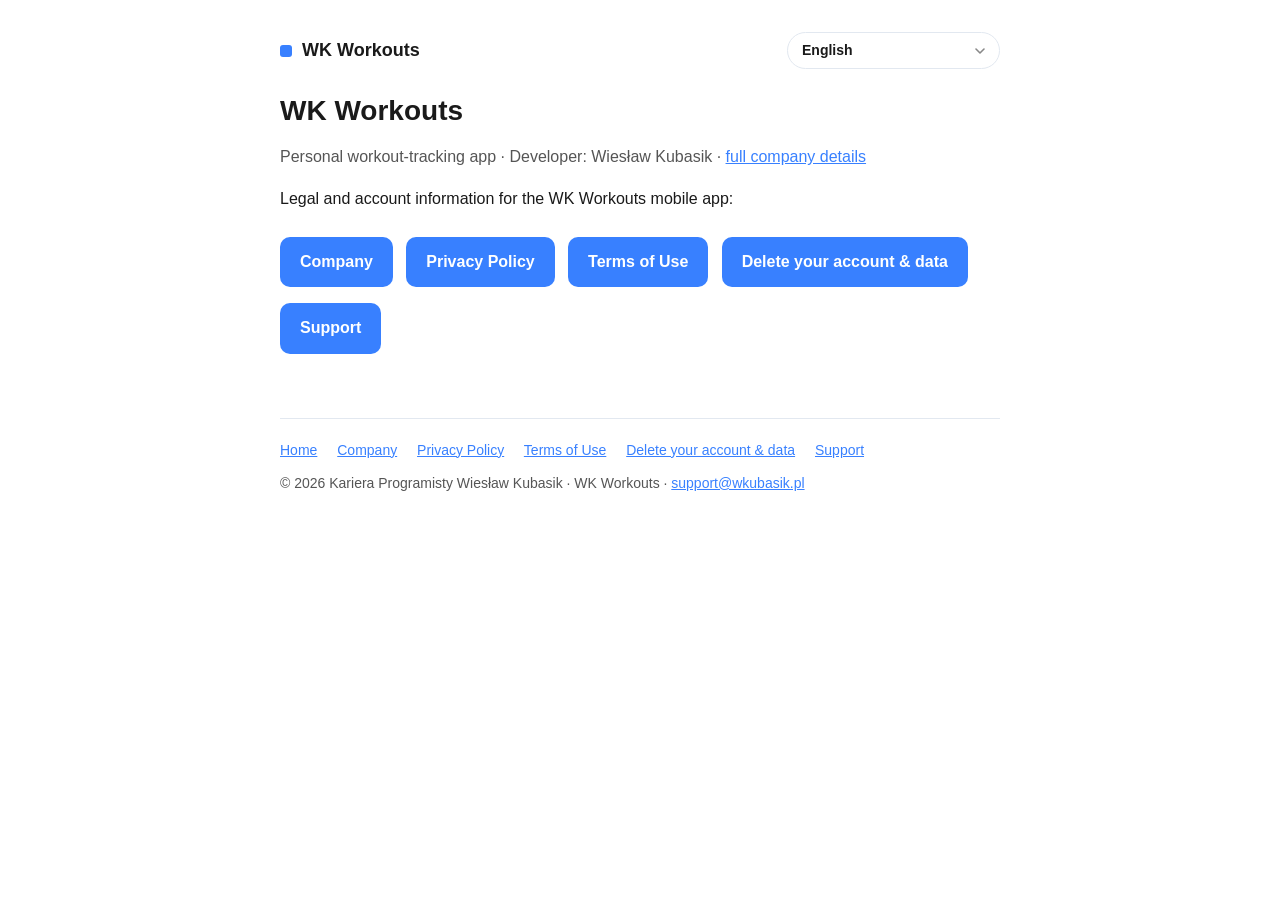
<file: index.html>
<!DOCTYPE html>
<html lang="en">
<head>
  <meta charset="utf-8">
  <meta name="viewport" content="width=device-width, initial-scale=1">
  <title>WK Workouts — Legal</title>
  <link rel="stylesheet" href="styles.css">
  <!-- alternates: the published languages, written by node tools/check-site.mjs --fix -->
  <link rel="alternate" hreflang="en" href="https://wkubasik.pl/?lang=en">
  <link rel="alternate" hreflang="pl" href="https://wkubasik.pl/?lang=pl">
  <link rel="alternate" hreflang="de" href="https://wkubasik.pl/?lang=de">
  <link rel="alternate" hreflang="es-419" href="https://wkubasik.pl/?lang=es-419">
  <link rel="alternate" hreflang="fr" href="https://wkubasik.pl/?lang=fr">
  <link rel="alternate" hreflang="it" href="https://wkubasik.pl/?lang=it">
  <link rel="alternate" hreflang="pt-BR" href="https://wkubasik.pl/?lang=pt-BR">
  <link rel="alternate" hreflang="uk" href="https://wkubasik.pl/?lang=uk">
  <link rel="alternate" hreflang="x-default" href="https://wkubasik.pl/">
  <!-- /alternates -->
</head>
<body>
<div class="wrap">
  <header class="top">
    <a class="brand" href="index.html"><span class="dot"></span>WK Workouts</a>
    <div class="lang-menu" hidden></div>
  </header>
  <!-- ==================== ENGLISH ==================== -->
  <section class="lang" lang="en" data-title="WK Workouts — Legal">
    <h1>WK Workouts</h1>
    <p class="muted">Personal workout-tracking app · Developer: Wiesław Kubasik ·
      <a href="company.html">full company details</a></p>
    <p>Legal and account information for the WK Workouts mobile app:</p>
    <p>
      <a class="btn" href="company.html">Company</a>
      &nbsp;
      <a class="btn" href="privacy-policy.html">Privacy Policy</a>
      &nbsp;
      <a class="btn" href="terms-of-service.html">Terms of Use</a>
      &nbsp;
      <a class="btn" href="delete-account.html">Delete your account &amp; data</a>
      &nbsp;
      <a class="btn" href="support.html">Support</a>
    </p>
  </section>

  <!-- ==================== POLISH ==================== -->
  <section class="lang hidden" lang="pl" data-title="WK Workouts — Informacje prawne">
    <h1>WK Workouts</h1>
    <p class="muted">Aplikacja do śledzenia własnych treningów · Deweloper: Wiesław Kubasik ·
      <a href="company.html">pełne dane firmy</a></p>
    <p>Informacje prawne i dotyczące konta w aplikacji mobilnej WK Workouts:</p>
    <p>
      <a class="btn" href="company.html">Firma</a>
      &nbsp;
      <a class="btn" href="privacy-policy.html">Polityka prywatności</a>
      &nbsp;
      <a class="btn" href="terms-of-service.html">Regulamin</a>
      &nbsp;
      <a class="btn" href="delete-account.html">Usuń swoje konto i dane</a>
      &nbsp;
      <a class="btn" href="support.html">Pomoc</a>
    </p>
  </section>

  <!-- ==================== GERMAN ==================== -->
  <section class="lang hidden" lang="de" data-title="WK Workouts — Rechtliches">
    <h1>WK Workouts</h1>
    <p class="muted">App zum Erfassen deines Trainings · Entwickler: Wiesław Kubasik ·
      <a href="company.html">alle Angaben zum Unternehmen</a></p>
    <p>Rechtliches und Informationen zum Konto für die mobile App WK Workouts:</p>
    <p>
      <a class="btn" href="company.html">Unternehmen</a>
      &nbsp;
      <a class="btn" href="privacy-policy.html">Datenschutzerklärung</a>
      &nbsp;
      <a class="btn" href="terms-of-service.html">Nutzungsbedingungen</a>
      &nbsp;
      <a class="btn" href="delete-account.html">Dein Konto und deine Daten löschen</a>
      &nbsp;
      <a class="btn" href="support.html">Support</a>
    </p>
  </section>

  <!-- ==================== SPANISH (LATIN AMERICA) ==================== -->
  <section class="lang hidden" lang="es-419" data-title="WK Workouts — Información legal">
    <h1>WK Workouts</h1>
    <p class="muted">App personal de registro de entrenamientos · Desarrollador: Wiesław Kubasik ·
      <a href="company.html">datos completos de la empresa</a></p>
    <p>Información legal y sobre la cuenta de la app móvil WK Workouts:</p>
    <p>
      <a class="btn" href="company.html">Empresa</a>
      &nbsp;
      <a class="btn" href="privacy-policy.html">Política de privacidad</a>
      &nbsp;
      <a class="btn" href="terms-of-service.html">Términos de uso</a>
      &nbsp;
      <a class="btn" href="delete-account.html">Eliminar tu cuenta y tus datos</a>
      &nbsp;
      <a class="btn" href="support.html">Soporte</a>
    </p>
  </section>

  <!-- ==================== FRENCH ==================== -->
  <section class="lang hidden" lang="fr" data-title="WK Workouts — Informations juridiques">
    <h1>WK Workouts</h1>
    <p class="muted">Application de suivi d’entraînement personnel · Développeur : Wiesław Kubasik ·
      <a href="company.html">toutes les informations sur l’entreprise</a></p>
    <p>Informations juridiques et informations sur le compte pour l’application mobile WK Workouts :</p>
    <p>
      <a class="btn" href="company.html">Entreprise</a>
      &nbsp;
      <a class="btn" href="privacy-policy.html">Politique de confidentialité</a>
      &nbsp;
      <a class="btn" href="terms-of-service.html">Conditions d’utilisation</a>
      &nbsp;
      <a class="btn" href="delete-account.html">Supprimer ton compte et tes données</a>
      &nbsp;
      <a class="btn" href="support.html">Assistance</a>
    </p>
  </section>

  <!-- ==================== ITALIAN ==================== -->
  <section class="lang hidden" lang="it" data-title="WK Workouts — Informazioni legali">
    <h1>WK Workouts</h1>
    <p class="muted">App personale per tenere traccia degli allenamenti · Sviluppatore: Wiesław Kubasik ·
      <a href="company.html">tutti i dati dell’azienda</a></p>
    <p>Informazioni legali e sull’account per l’app mobile WK Workouts:</p>
    <p>
      <a class="btn" href="company.html">Azienda</a>
      &nbsp;
      <a class="btn" href="privacy-policy.html">Informativa sulla privacy</a>
      &nbsp;
      <a class="btn" href="terms-of-service.html">Termini di utilizzo</a>
      &nbsp;
      <a class="btn" href="delete-account.html">Elimina il tuo account e i tuoi dati</a>
      &nbsp;
      <a class="btn" href="support.html">Assistenza</a>
    </p>
  </section>

  <!-- ==================== PORTUGUESE (BRAZIL) ==================== -->
  <section class="lang hidden" lang="pt-BR" data-title="WK Workouts — Informações legais">
    <h1>WK Workouts</h1>
    <p class="muted">Aplicativo pessoal de acompanhamento de treinos · Desenvolvedor: Wiesław Kubasik ·
      <a href="company.html">dados completos da empresa</a></p>
    <p>Informações legais e sobre a conta do aplicativo para celular WK Workouts:</p>
    <p>
      <a class="btn" href="company.html">Empresa</a>
      &nbsp;
      <a class="btn" href="privacy-policy.html">Política de privacidade</a>
      &nbsp;
      <a class="btn" href="terms-of-service.html">Termos de uso</a>
      &nbsp;
      <a class="btn" href="delete-account.html">Excluir sua conta e seus dados</a>
      &nbsp;
      <a class="btn" href="support.html">Suporte</a>
    </p>
  </section>

  <!-- ==================== UKRAINIAN ==================== -->
  <section class="lang hidden" lang="uk" data-title="WK Workouts — Правова інформація">
    <h1>WK Workouts</h1>
    <p class="muted">Застосунок для відстеження особистих тренувань · Розробник: Wiesław Kubasik ·
      <a href="company.html">повні відомості про компанію</a></p>
    <p>Правова інформація та відомості про обліковий запис для мобільного застосунку WK Workouts:</p>
    <p>
      <a class="btn" href="company.html">Компанія</a>
      &nbsp;
      <a class="btn" href="privacy-policy.html">Політика конфіденційності</a>
      &nbsp;
      <a class="btn" href="terms-of-service.html">Умови використання</a>
      &nbsp;
      <a class="btn" href="delete-account.html">Видалення облікового запису й даних</a>
      &nbsp;
      <a class="btn" href="support.html">Підтримка</a>
    </p>
  </section>

  <footer class="foot">
    <a href="index.html" data-word="home">Home</a>
    <a href="company.html" data-word="company">Company</a>
    <a href="privacy-policy.html" data-word="privacy">Privacy Policy</a>
    <a href="terms-of-service.html" data-word="terms">Terms of Use</a>
    <a href="delete-account.html" data-word="delete">Delete your account &amp; data</a>
    <a href="support.html" data-word="support">Support</a>
    <div style="margin-top:10px">© 2026 Kariera Programisty Wiesław Kubasik · WK Workouts · <a href="mailto:support@wkubasik.pl">support@wkubasik.pl</a></div>
  </footer>
</div>

<script src="lang.js"></script>
</body>
</html>
</file>
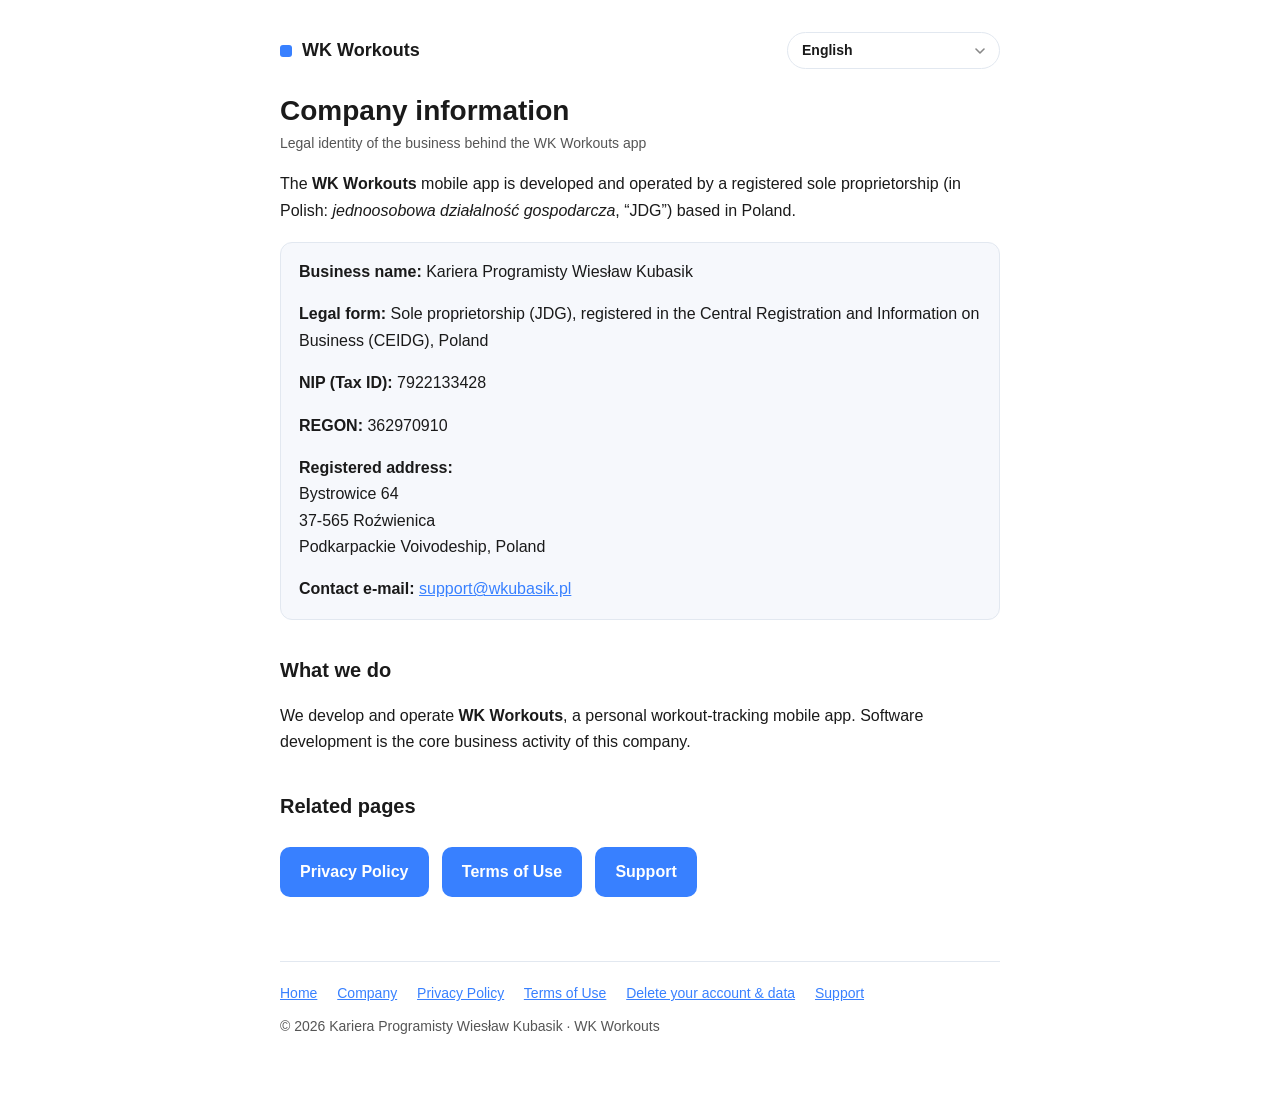
<file: company.html>
<!DOCTYPE html>
<html lang="en">
<head>
  <meta charset="utf-8">
  <meta name="viewport" content="width=device-width, initial-scale=1">
  <title>Company Information — WK Workouts</title>
  <meta name="robots" content="index, follow">
  <link rel="stylesheet" href="styles.css">
  <!-- alternates: the published languages, written by node tools/check-site.mjs --fix -->
  <link rel="alternate" hreflang="en" href="https://wkubasik.pl/company?lang=en">
  <link rel="alternate" hreflang="pl" href="https://wkubasik.pl/company?lang=pl">
  <link rel="alternate" hreflang="de" href="https://wkubasik.pl/company?lang=de">
  <link rel="alternate" hreflang="es-419" href="https://wkubasik.pl/company?lang=es-419">
  <link rel="alternate" hreflang="fr" href="https://wkubasik.pl/company?lang=fr">
  <link rel="alternate" hreflang="it" href="https://wkubasik.pl/company?lang=it">
  <link rel="alternate" hreflang="pt-BR" href="https://wkubasik.pl/company?lang=pt-BR">
  <link rel="alternate" hreflang="uk" href="https://wkubasik.pl/company?lang=uk">
  <link rel="alternate" hreflang="x-default" href="https://wkubasik.pl/company">
  <!-- /alternates -->
</head>
<body>
<div class="wrap">
  <header class="top">
    <a class="brand" href="index.html"><span class="dot"></span>WK Workouts</a>
    <div class="lang-menu" hidden></div>
  </header>

  <!-- ==================== ENGLISH ==================== -->
  <section class="lang" lang="en">
    <h1>Company information</h1>
    <p class="updated">Legal identity of the business behind the WK Workouts app</p>

    <p>The <strong>WK Workouts</strong> mobile app is developed and operated by a registered sole
      proprietorship (in Polish: <em>jednoosobowa działalność gospodarcza</em>, “JDG”) based in
      Poland.</p>

    <div class="card">
      <p style="margin-top:0"><strong>Business name:</strong> Kariera Programisty Wiesław Kubasik</p>
      <p><strong>Legal form:</strong> Sole proprietorship (JDG), registered in the Central
        Registration and Information on Business (CEIDG), Poland</p>
      <p><strong>NIP (Tax ID):</strong> 7922133428</p>
      <p><strong>REGON:</strong> 362970910</p>
      <p><strong>Registered address:</strong><br>
        Bystrowice 64<br>
        37-565 Roźwienica<br>
        Podkarpackie Voivodeship, Poland</p>
      <p style="margin-bottom:0"><strong>Contact e-mail:</strong>
        <a href="mailto:support@wkubasik.pl">support@wkubasik.pl</a></p>
    </div>

    <h2>What we do</h2>
    <p>We develop and operate <strong>WK Workouts</strong>, a personal workout-tracking mobile app.
      Software development is the core business activity of this company.</p>

    <h2>Related pages</h2>
    <p>
      <a class="btn" href="privacy-policy.html">Privacy Policy</a>
      &nbsp;
      <a class="btn" href="terms-of-service.html">Terms of Use</a>
      &nbsp;
      <a class="btn" href="support.html">Support</a>
    </p>
  </section>

  <!-- ==================== POLISH ==================== -->
  <section class="lang hidden" lang="pl">
    <h1>Informacje o firmie</h1>
    <p class="updated">Tożsamość prawna podmiotu stojącego za aplikacją WK Workouts</p>

    <p>Aplikacja mobilna <strong>WK Workouts</strong> jest tworzona i prowadzona przez zarejestrowaną
      jednoosobową działalność gospodarczą (JDG) z siedzibą w Polsce.</p>

    <div class="card">
      <p style="margin-top:0"><strong>Nazwa firmy:</strong> Kariera Programisty Wiesław Kubasik</p>
      <p><strong>Forma prawna:</strong> Jednoosobowa działalność gospodarcza (JDG), wpisana do
        Centralnej Ewidencji i Informacji o Działalności Gospodarczej (CEIDG)</p>
      <p><strong>NIP:</strong> 7922133428</p>
      <p><strong>REGON:</strong> 362970910</p>
      <p><strong>Adres siedziby:</strong><br>
        Bystrowice 64<br>
        37-565 Roźwienica<br>
        woj. podkarpackie, Polska</p>
      <p style="margin-bottom:0"><strong>Adres e-mail kontaktowy:</strong>
        <a href="mailto:support@wkubasik.pl">support@wkubasik.pl</a></p>
    </div>

    <h2>Czym się zajmujemy</h2>
    <p>Tworzymy i prowadzimy aplikację <strong>WK Workouts</strong> — aplikację mobilną do
      śledzenia treningów. Wytwarzanie oprogramowania jest głównym przedmiotem działalności
      tej firmy.</p>

    <h2>Powiązane strony</h2>
    <p>
      <a class="btn" href="privacy-policy.html">Polityka prywatności</a>
      &nbsp;
      <a class="btn" href="terms-of-service.html">Regulamin</a>
      &nbsp;
      <a class="btn" href="support.html">Pomoc</a>
    </p>
  </section>

  <!-- ==================== GERMAN ==================== -->
  <section class="lang hidden" lang="de">
    <h1>Angaben zum Unternehmen</h1>
    <p class="updated">Rechtliche Identität des Unternehmens hinter der App WK Workouts</p>

    <p>Die mobile App <strong>WK Workouts</strong> wird von einem eingetragenen Einzelunternehmen (polnisch:
      <em>jednoosobowa działalność gospodarcza</em>, „JDG“) mit Sitz in Polen entwickelt und betrieben.</p>

    <div class="card">
      <p style="margin-top:0"><strong>Name des Unternehmens:</strong> Kariera Programisty Wiesław Kubasik</p>
      <p><strong>Rechtsform:</strong> Einzelunternehmen (JDG), eingetragen im Zentralen Register und Informationssystem
        für Gewerbetätigkeit (CEIDG), Polen</p>
      <p><strong>NIP (Steuernummer):</strong> 7922133428</p>
      <p><strong>REGON:</strong> 362970910</p>
      <p><strong>Geschäftsanschrift:</strong><br>
        Bystrowice 64<br>
        37-565 Roźwienica<br>
        Woiwodschaft Podkarpackie, Polen</p>
      <p style="margin-bottom:0"><strong>Kontakt-E-Mail:</strong>
        <a href="mailto:support@wkubasik.pl">support@wkubasik.pl</a></p>
    </div>

    <h2>Was wir tun</h2>
    <p>Wir entwickeln und betreiben <strong>WK Workouts</strong>, eine mobile App, mit der du dein eigenes Training
      erfasst. Softwareentwicklung ist die Haupttätigkeit dieses Unternehmens.</p>

    <h2>Weitere Seiten</h2>
    <p>
      <a class="btn" href="privacy-policy.html">Datenschutzerklärung</a>
      &nbsp;
      <a class="btn" href="terms-of-service.html">Nutzungsbedingungen</a>
      &nbsp;
      <a class="btn" href="support.html">Support</a>
    </p>
  </section>

  <!-- ==================== SPANISH (LATIN AMERICA) ==================== -->
  <section class="lang hidden" lang="es-419">
    <h1>Información de la empresa</h1>
    <p class="updated">Identidad jurídica de la empresa responsable de la app WK Workouts</p>

    <p>La app móvil <strong>WK Workouts</strong> la desarrolla y la opera una empresa individual registrada
      (en polaco: <em>jednoosobowa działalność gospodarcza</em>, “JDG”) con sede en
      Polonia.</p>

    <div class="card">
      <p style="margin-top:0"><strong>Nombre comercial:</strong> Kariera Programisty Wiesław Kubasik</p>
      <p><strong>Forma jurídica:</strong> Empresa individual (JDG), inscrita en el Registro Central e
        Información sobre la Actividad Económica (CEIDG) de Polonia</p>
      <p><strong>NIP (número de identificación fiscal):</strong> 7922133428</p>
      <p><strong>REGON:</strong> 362970910</p>
      <p><strong>Domicilio registrado:</strong><br>
        Bystrowice 64<br>
        37-565 Roźwienica<br>
        Voivodato de Subcarpacia, Polonia</p>
      <p style="margin-bottom:0"><strong>Correo electrónico de contacto:</strong>
        <a href="mailto:support@wkubasik.pl">support@wkubasik.pl</a></p>
    </div>

    <h2>A qué nos dedicamos</h2>
    <p>Desarrollamos y operamos <strong>WK Workouts</strong>, una app móvil para el registro personal de
      entrenamientos. El desarrollo de software es la actividad principal de esta empresa.</p>

    <h2>Páginas relacionadas</h2>
    <p>
      <a class="btn" href="privacy-policy.html">Política de privacidad</a>
      &nbsp;
      <a class="btn" href="terms-of-service.html">Términos de uso</a>
      &nbsp;
      <a class="btn" href="support.html">Soporte</a>
    </p>
  </section>

  <!-- ==================== FRENCH ==================== -->
  <section class="lang hidden" lang="fr">
    <h1>Informations sur l’entreprise</h1>
    <p class="updated">Identité juridique de l’entreprise à l’origine de l’application WK Workouts</p>

    <p>L’application mobile <strong>WK Workouts</strong> est développée et exploitée par une entreprise individuelle
      enregistrée (en polonais : <em>jednoosobowa działalność gospodarcza</em>, « JDG ») établie en Pologne.</p>

    <div class="card">
      <p style="margin-top:0"><strong>Dénomination commerciale :</strong> Kariera Programisty Wiesław Kubasik</p>
      <p><strong>Forme juridique :</strong> Entreprise individuelle (JDG), inscrite au Registre central d’enregistrement et
        d’information sur l’activité économique (CEIDG), Pologne</p>
      <p><strong>NIP (numéro d’identification fiscale) :</strong> 7922133428</p>
      <p><strong>REGON :</strong> 362970910</p>
      <p><strong>Adresse du siège :</strong><br>
        Bystrowice 64<br>
        37-565 Roźwienica<br>
        Voïvodie des Basses-Carpates, Pologne</p>
      <p style="margin-bottom:0"><strong>E-mail de contact :</strong>
        <a href="mailto:support@wkubasik.pl">support@wkubasik.pl</a></p>
    </div>

    <h2>Notre activité</h2>
    <p>Nous développons et exploitons <strong>WK Workouts</strong>, une application mobile de suivi d’entraînement
      personnel. Le développement de logiciels est l’activité principale de cette entreprise.</p>

    <h2>Pages associées</h2>
    <p>
      <a class="btn" href="privacy-policy.html">Politique de confidentialité</a>
      &nbsp;
      <a class="btn" href="terms-of-service.html">Conditions d’utilisation</a>
      &nbsp;
      <a class="btn" href="support.html">Assistance</a>
    </p>
  </section>

  <!-- ==================== ITALIAN ==================== -->
  <section class="lang hidden" lang="it">
    <h1>Informazioni sull’azienda</h1>
    <p class="updated">Identità giuridica dell’impresa che gestisce l’app WK Workouts</p>

    <p>L’app mobile <strong>WK Workouts</strong> è sviluppata e gestita da un’impresa individuale registrata (in
      polacco: <em>jednoosobowa działalność gospodarcza</em>, “JDG”) con sede in Polonia.</p>

    <div class="card">
      <p style="margin-top:0"><strong>Denominazione:</strong> Kariera Programisty Wiesław Kubasik</p>
      <p><strong>Forma giuridica:</strong> Impresa individuale (JDG), iscritta al Registro centrale e informazioni
        sull’attività economica (CEIDG), Polonia</p>
      <p><strong>NIP (identificativo fiscale):</strong> 7922133428</p>
      <p><strong>REGON:</strong> 362970910</p>
      <p><strong>Sede:</strong><br>
        Bystrowice 64<br>
        37-565 Roźwienica<br>
        Voivodato della Precarpazia, Polonia</p>
      <p style="margin-bottom:0"><strong>E-mail di contatto:</strong>
        <a href="mailto:support@wkubasik.pl">support@wkubasik.pl</a></p>
    </div>

    <h2>Di cosa ci occupiamo</h2>
    <p>Sviluppiamo e gestiamo <strong>WK Workouts</strong>, un’app mobile personale per tenere traccia degli allenamenti.
      Lo sviluppo di software è l’attività principale di questa impresa.</p>

    <h2>Pagine correlate</h2>
    <p>
      <a class="btn" href="privacy-policy.html">Informativa sulla privacy</a>
      &nbsp;
      <a class="btn" href="terms-of-service.html">Termini di utilizzo</a>
      &nbsp;
      <a class="btn" href="support.html">Assistenza</a>
    </p>
  </section>

  <!-- ==================== PORTUGUESE (BRAZIL) ==================== -->
  <section class="lang hidden" lang="pt-BR">
    <h1>Informações da empresa</h1>
    <p class="updated">Identificação legal da empresa por trás do aplicativo WK Workouts</p>

    <p>O aplicativo para celular <strong>WK Workouts</strong> é desenvolvido e operado por uma empresa individual
      registrada (em polonês: <em>jednoosobowa działalność gospodarcza</em>, “JDG”) com sede na
      Polônia.</p>

    <div class="card">
      <p style="margin-top:0"><strong>Nome empresarial:</strong> Kariera Programisty Wiesław Kubasik</p>
      <p><strong>Forma jurídica:</strong> Empresa individual (JDG), inscrita no Registro Central e Informações sobre
        Atividades Econômicas (CEIDG), Polônia</p>
      <p><strong>NIP (número de identificação fiscal):</strong> 7922133428</p>
      <p><strong>REGON:</strong> 362970910</p>
      <p><strong>Endereço registrado:</strong><br>
        Bystrowice 64<br>
        37-565 Roźwienica<br>
        Voivodia de Podkarpackie, Polônia</p>
      <p style="margin-bottom:0"><strong>E-mail de contato:</strong>
        <a href="mailto:support@wkubasik.pl">support@wkubasik.pl</a></p>
    </div>

    <h2>O que fazemos</h2>
    <p>Desenvolvemos e operamos o <strong>WK Workouts</strong>, um aplicativo para celular de acompanhamento de treinos
      pessoais. O desenvolvimento de software é a atividade principal desta empresa.</p>

    <h2>Páginas relacionadas</h2>
    <p>
      <a class="btn" href="privacy-policy.html">Política de privacidade</a>
      &nbsp;
      <a class="btn" href="terms-of-service.html">Termos de uso</a>
      &nbsp;
      <a class="btn" href="support.html">Suporte</a>
    </p>
  </section>

  <!-- ==================== UKRAINIAN ==================== -->
  <section class="lang hidden" lang="uk">
    <h1>Відомості про компанію</h1>
    <p class="updated">Правові відомості про підприємця, який стоїть за застосунком WK Workouts</p>

    <p>Мобільний застосунок <strong>WK Workouts</strong> розробляє та обслуговує зареєстрований індивідуальний підприємець
      (польською: <em>jednoosobowa działalność gospodarcza</em>, «JDG») із Польщі.</p>

    <div class="card">
      <p style="margin-top:0"><strong>Найменування:</strong> Kariera Programisty Wiesław Kubasik</p>
      <p><strong>Організаційно-правова форма:</strong> індивідуальна підприємницька діяльність (JDG), зареєстрована в
        Центральному обліку та інформації про господарську діяльність (CEIDG), Польща</p>
      <p><strong>NIP (податковий номер):</strong> 7922133428</p>
      <p><strong>REGON:</strong> 362970910</p>
      <p><strong>Зареєстрована адреса:</strong><br>
        Bystrowice 64<br>
        37-565 Roźwienica<br>
        Підкарпатське воєводство, Польща</p>
      <p style="margin-bottom:0"><strong>Контактна електронна пошта:</strong>
        <a href="mailto:support@wkubasik.pl">support@wkubasik.pl</a></p>
    </div>

    <h2>Чим ми займаємося</h2>
    <p>Ми розробляємо та обслуговуємо <strong>WK Workouts</strong> — мобільний застосунок для відстеження особистих
      тренувань. Розроблення програмного забезпечення — основний вид діяльності цього підприємця.</p>

    <h2>Пов’язані сторінки</h2>
    <p>
      <a class="btn" href="privacy-policy.html">Політика конфіденційності</a>
      &nbsp;
      <a class="btn" href="terms-of-service.html">Умови використання</a>
      &nbsp;
      <a class="btn" href="support.html">Підтримка</a>
    </p>
  </section>

  <footer class="foot">
    <a href="index.html" data-word="home">Home</a>
    <a href="company.html" data-word="company">Company</a>
    <a href="privacy-policy.html" data-word="privacy">Privacy Policy</a>
    <a href="terms-of-service.html" data-word="terms">Terms of Use</a>
    <a href="delete-account.html" data-word="delete">Delete your account &amp; data</a>
    <a href="support.html" data-word="support">Support</a>
    <div style="margin-top:10px">© 2026 Kariera Programisty Wiesław Kubasik · WK Workouts</div>
  </footer>
</div>

<script src="lang.js"></script>
</body>
</html>
</file>
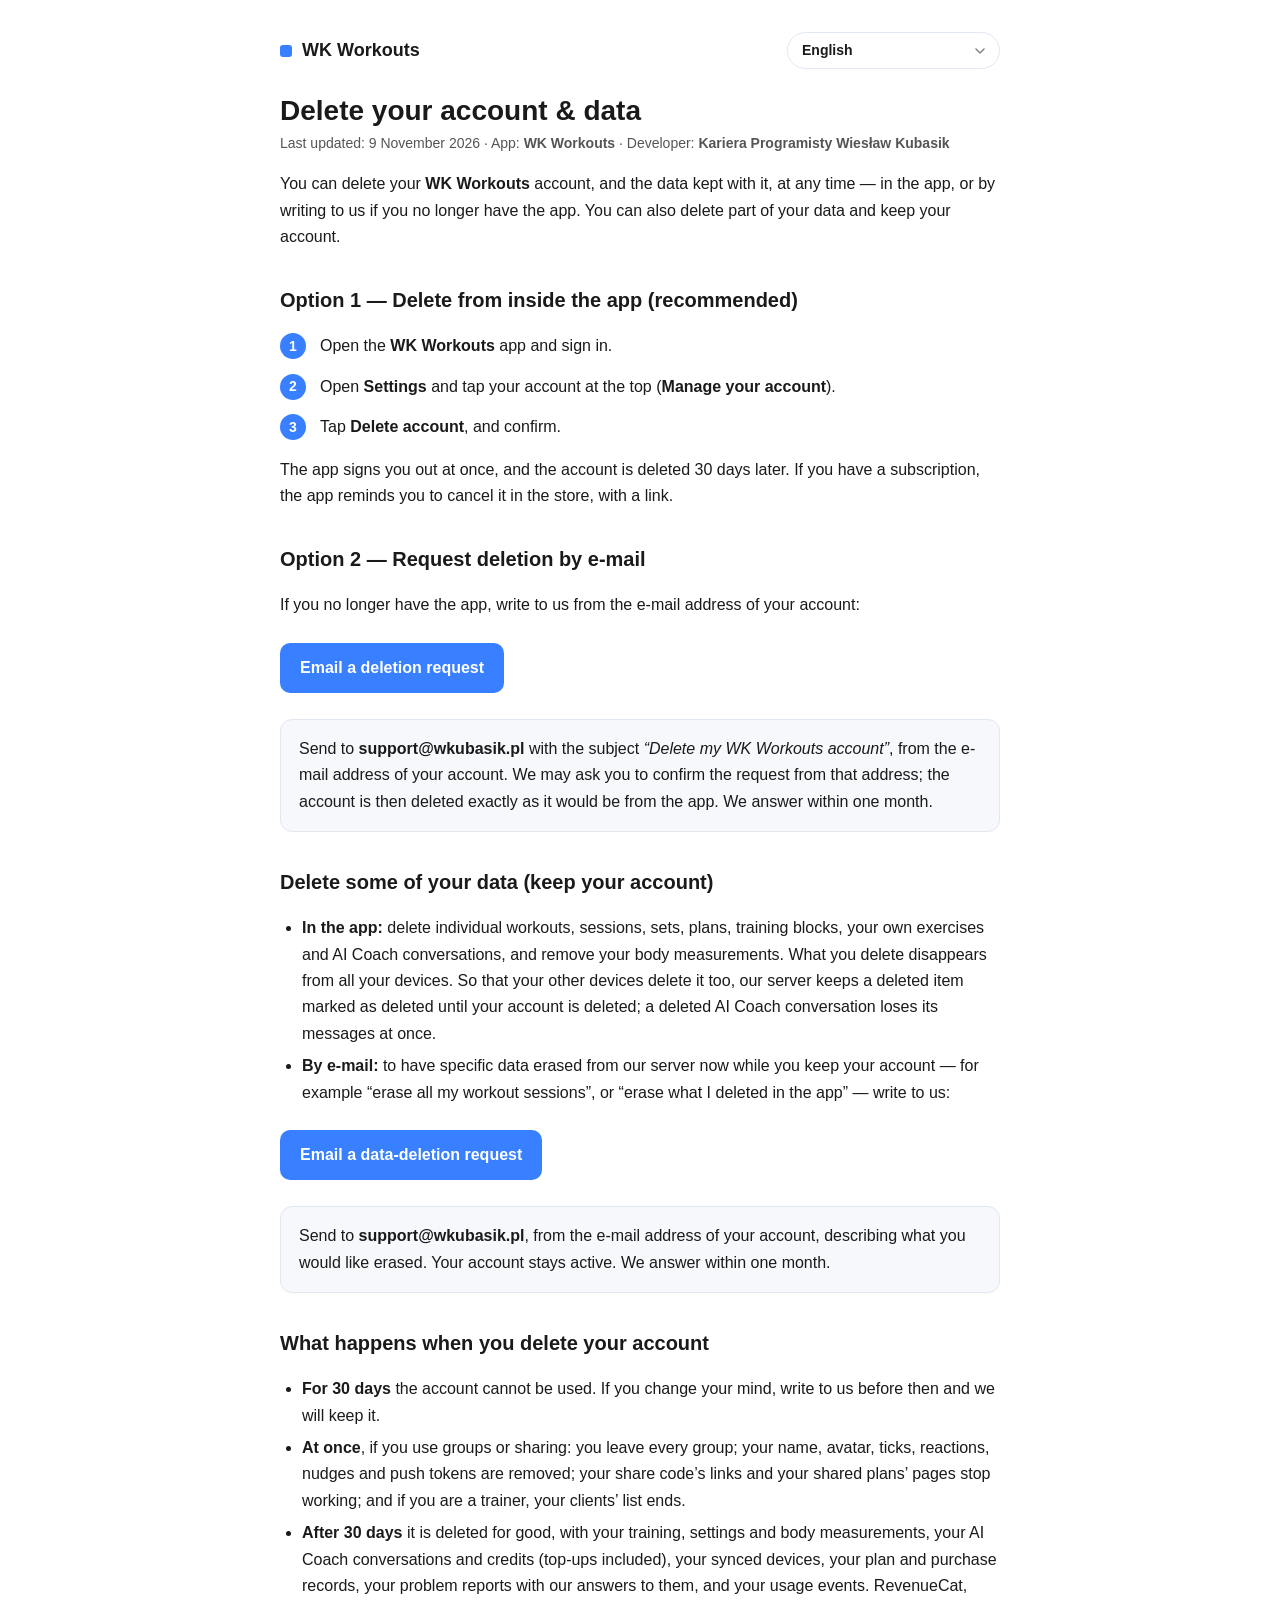
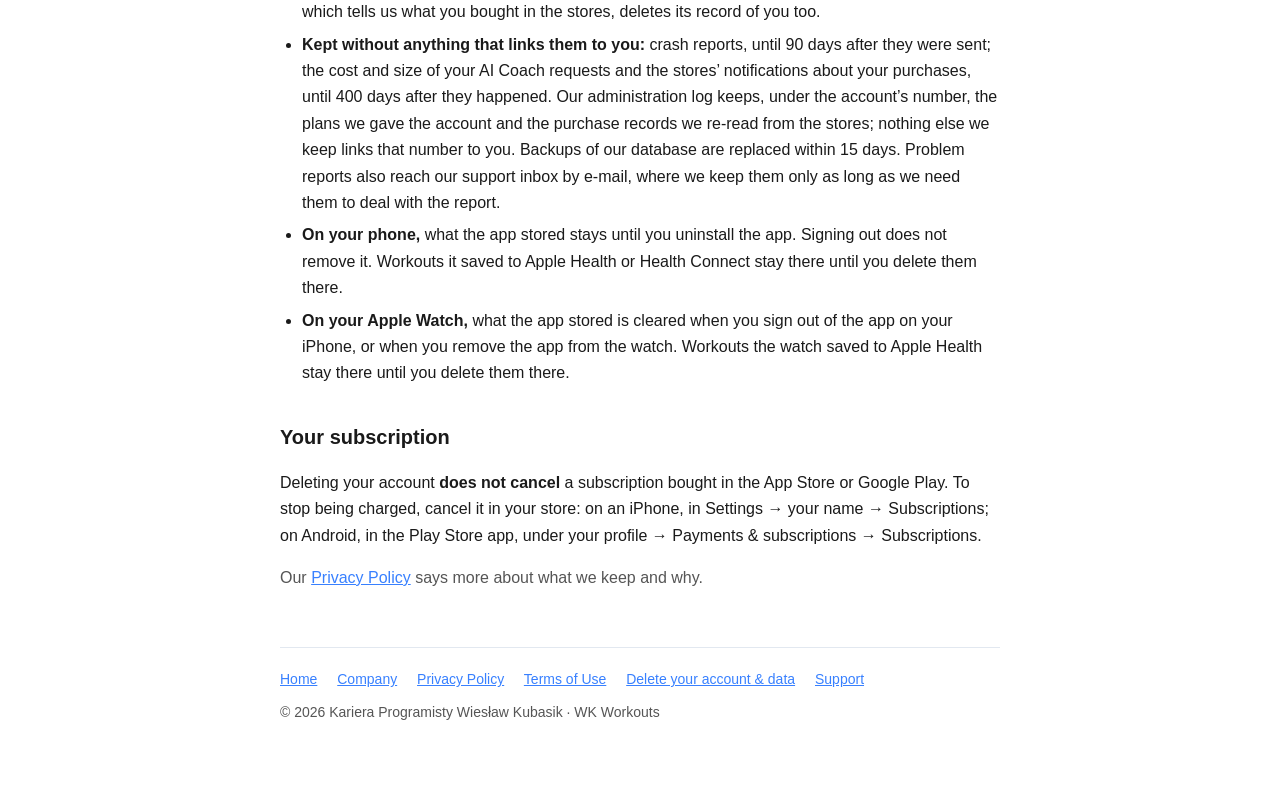
<file: delete-account.html>
<!DOCTYPE html>
<html lang="en">
<head>
  <meta charset="utf-8">
  <meta name="viewport" content="width=device-width, initial-scale=1">
  <title>Delete your account &amp; data — WK Workouts</title>
  <meta name="robots" content="index, follow">
  <link rel="stylesheet" href="styles.css">
  <!-- alternates: the published languages, written by node tools/check-site.mjs --fix -->
  <link rel="alternate" hreflang="en" href="https://wkubasik.pl/delete-account?lang=en">
  <link rel="alternate" hreflang="pl" href="https://wkubasik.pl/delete-account?lang=pl">
  <link rel="alternate" hreflang="de" href="https://wkubasik.pl/delete-account?lang=de">
  <link rel="alternate" hreflang="es-419" href="https://wkubasik.pl/delete-account?lang=es-419">
  <link rel="alternate" hreflang="fr" href="https://wkubasik.pl/delete-account?lang=fr">
  <link rel="alternate" hreflang="it" href="https://wkubasik.pl/delete-account?lang=it">
  <link rel="alternate" hreflang="pt-BR" href="https://wkubasik.pl/delete-account?lang=pt-BR">
  <link rel="alternate" hreflang="uk" href="https://wkubasik.pl/delete-account?lang=uk">
  <link rel="alternate" hreflang="x-default" href="https://wkubasik.pl/delete-account">
  <!-- /alternates -->
</head>
<body>
<div class="wrap">
  <header class="top">
    <a class="brand" href="index.html"><span class="dot"></span>WK Workouts</a>
    <div class="lang-menu" hidden></div>
  </header>

  <!-- ==================== ENGLISH ==================== -->
  <section class="lang" lang="en">
    <h1>Delete your account &amp; data</h1>
    <p class="updated">Last updated: 9 November 2026 · App: <strong>WK Workouts</strong> · Developer: <strong>Kariera
      Programisty Wiesław Kubasik</strong></p>

    <p>You can delete your <strong>WK Workouts</strong> account, and the data kept with it, at any time — in the app, or
      by writing to us if you no longer have the app. You can also delete part of your data and keep your account.</p>

    <h2>Option 1 — Delete from inside the app (recommended)</h2>
    <ol class="steps">
      <li>Open the <strong>WK Workouts</strong> app and sign in.</li>
      <li>Open <strong>Settings</strong> and tap your account at the top (<strong>Manage your account</strong>).</li>
      <li>Tap <strong>Delete account</strong>, and confirm.</li>
    </ol>
    <p>The app signs you out at once, and the account is deleted 30 days later. If you have a subscription, the app
      reminds you to cancel it in the store, with a link.</p>

    <h2>Option 2 — Request deletion by e-mail</h2>
    <p>If you no longer have the app, write to us from the e-mail address of your account:</p>
    <p><a class="btn" href="mailto:support@wkubasik.pl?subject=Delete%20my%20WK%20Workouts%20account">Email a deletion request</a></p>
    <div class="card">
      Send to <strong>support@wkubasik.pl</strong> with the subject <em>“Delete my WK Workouts account”</em>, from the
      e-mail address of your account. We may ask you to confirm the request from that address; the account is then
      deleted exactly as it would be from the app. We answer within one month.
    </div>

    <h2>Delete some of your data (keep your account)</h2>
    <ul>
      <li><strong>In the app:</strong> delete individual workouts, sessions, sets, plans, training blocks, your own
        exercises and AI Coach conversations, and remove your body measurements. What you delete disappears from all
        your devices. So that your other devices delete it too, our server keeps a deleted item marked as deleted until
        your account is deleted; a deleted AI Coach conversation loses its messages at once.</li>
      <li><strong>By e-mail:</strong> to have specific data erased from our server now while you keep your account —
        for example “erase all my workout sessions”, or “erase what I deleted in the app” — write to us:</li>
    </ul>
    <p><a class="btn" href="mailto:support@wkubasik.pl?subject=Delete%20some%20of%20my%20WK%20Workouts%20data">Email a data-deletion request</a></p>
    <div class="card">
      Send to <strong>support@wkubasik.pl</strong>, from the e-mail address of your account, describing what you would
      like erased. Your account stays active. We answer within one month.
    </div>

    <h2>What happens when you delete your account</h2>
    <ul>
      <li><strong>For 30 days</strong> the account cannot be used. If you change your mind, write to us before then and
        we will keep it.</li>
      <li><strong>At once</strong>, if you use groups or sharing: you leave every group; your name, avatar, ticks,
        reactions, nudges and push tokens are removed; your share code’s links and your shared plans’ pages stop
        working; and if you are a trainer, your clients’ list ends.</li>
      <li><strong>After 30 days</strong> it is deleted for good, with your training, settings and body measurements,
        your AI Coach conversations and credits (top-ups included), your synced devices, your plan and purchase records,
        your problem reports with our answers to them, and your usage events. RevenueCat, which tells us what you bought in the stores, deletes its
        record of you too.</li>
      <li><strong>Kept without anything that links them to you:</strong> crash reports, until 90 days after they were
        sent; the cost and size of your AI Coach requests and the stores’ notifications about your purchases, until 400
        days after they happened. Our administration log keeps, under the account’s number, the plans we gave the
        account and the purchase records we re-read from the stores; nothing else we keep links that number to you.
        Backups of our database are replaced within 15 days. Problem reports also reach our support inbox by e-mail,
        where we keep them only as long as we need them to deal with the report.</li>
      <li><strong>On your phone,</strong> what the app stored stays until you uninstall the app. Signing out does not
        remove it. Workouts it saved to Apple Health or Health Connect stay there until you delete them there.</li>
      <li><strong>On your Apple Watch,</strong> what the app stored is cleared when you sign out of the app on your
        iPhone, or when you remove the app from the watch. Workouts the watch saved to Apple Health stay there until you
        delete them there.</li>
    </ul>

    <h2>Your subscription</h2>
    <p>Deleting your account <strong>does not cancel</strong> a subscription bought in the App Store or Google Play. To
      stop being charged, cancel it in your store: on an iPhone, in Settings → your name → Subscriptions; on Android, in
      the Play Store app, under your profile → Payments &amp; subscriptions → Subscriptions.</p>

    <p class="muted">Our <a href="privacy-policy.html">Privacy Policy</a> says more about what we keep and why.</p>
  </section>

  <!-- ==================== POLISH ==================== -->
  <section class="lang hidden" lang="pl">
    <h1>Usuń swoje konto i dane</h1>
    <p class="updated">Ostatnia aktualizacja: 9 listopada 2026 r. · Aplikacja: <strong>WK Workouts</strong> ·
      Deweloper: <strong>Kariera Programisty Wiesław Kubasik</strong></p>

    <p>W każdej chwili możesz usunąć swoje konto <strong>WK Workouts</strong> i przechowywane z nim dane — w aplikacji
      albo, jeśli nie masz już aplikacji, pisząc do nas. Możesz też usunąć część danych i zachować konto.</p>

    <h2>Opcja 1 — Usunięcie w aplikacji (zalecane)</h2>
    <ol class="steps">
      <li>Otwórz aplikację <strong>WK Workouts</strong> i zaloguj się.</li>
      <li>Otwórz <strong>Ustawienia</strong> i dotknij swojego konta u góry (<strong>Zarządzaj swoim
        kontem</strong>).</li>
      <li>Dotknij <strong>Usuń konto</strong> i potwierdź.</li>
    </ol>
    <p>Aplikacja od razu Cię wyloguje, a konto zostanie usunięte 30 dni później. Jeśli masz subskrypcję, aplikacja
      przypomni Ci o jej anulowaniu w sklepie i poda odnośnik.</p>

    <h2>Opcja 2 — Prośba o usunięcie e-mailem</h2>
    <p>Jeśli nie masz już aplikacji, napisz do nas z adresu e-mail swojego konta:</p>
    <p><a class="btn" href="mailto:support@wkubasik.pl?subject=Usu%C5%84%20moje%20konto%20WK%20Workouts">Wyślij prośbę o usunięcie</a></p>
    <div class="card">
      Wyślij na adres <strong>support@wkubasik.pl</strong> z tematem <em>„Usuń moje konto WK Workouts”</em>, z adresu
      e-mail swojego konta. Możemy poprosić Cię o potwierdzenie prośby z tego adresu; konto zostanie wtedy usunięte
      dokładnie tak, jak z aplikacji. Odpowiadamy w ciągu miesiąca.
    </div>

    <h2>Usuń część danych (zachowaj konto)</h2>
    <ul>
      <li><strong>W aplikacji:</strong> usuwaj pojedyncze treningi, sesje, serie, plany, bloki treningowe, własne
        ćwiczenia i rozmowy z Trenerem AI oraz usuń swoje pomiary ciała. To, co usuniesz, znika ze wszystkich Twoich
        urządzeń. Aby Twoje pozostałe urządzenia też to usunęły, nasz serwer przechowuje usunięty element z oznaczeniem
        „usunięte” do czasu usunięcia konta; usunięta rozmowa z Trenerem AI od razu traci swoje wiadomości.</li>
      <li><strong>E-mailem:</strong> jeśli chcesz, abyśmy już teraz skasowali z naszego serwera konkretne dane, a konto
        pozostało — np. „skasujcie wszystkie moje sesje treningowe” albo „skasujcie to, co usunąłem w aplikacji” —
        napisz do nas:</li>
    </ul>
    <p><a class="btn" href="mailto:support@wkubasik.pl?subject=Usu%C5%84%20cz%C4%99%C5%9B%C4%87%20moich%20danych%20WK%20Workouts">Wyślij prośbę o usunięcie danych</a></p>
    <div class="card">
      Wyślij na adres <strong>support@wkubasik.pl</strong>, z adresu e-mail swojego konta, opisując, co chcesz
      skasować. Twoje konto pozostaje aktywne. Odpowiadamy w ciągu miesiąca.
    </div>

    <h2>Co dzieje się po usunięciu konta</h2>
    <ul>
      <li><strong>Przez 30 dni</strong> z konta nie można korzystać. Jeśli zmienisz zdanie, napisz do nas przed upływem
        tego czasu, a zachowamy konto.</li>
      <li><strong>Od razu</strong>, jeśli korzystasz z grup lub udostępniania: opuszczasz wszystkie grupy; usuwane są Twoja
        nazwa, awatar, odhaczenia, reakcje, szturchnięcia i tokeny push; linki Twojego kodu udostępniania i strony
        udostępnionych planów przestają działać, a jeśli jesteś trenerem personalnym, kończy się lista Twoich
        podopiecznych.</li>
      <li><strong>Po 30 dniach</strong> konto zostaje trwale usunięte wraz z Twoimi treningami, ustawieniami i pomiarami
        ciała, rozmowami z Trenerem AI i kredytami (także z doładowań), synchronizowanymi urządzeniami, informacjami o
        planie i zakupach, zgłoszeniami problemów wraz z naszymi odpowiedziami i zdarzeniami użycia. RevenueCat, który informuje nas o Twoich
        zakupach w sklepach, także usuwa swój rekord dotyczący Ciebie.</li>
      <li><strong>Bez niczego, co łączyłoby je z Tobą, zachowujemy:</strong> raporty awarii — do 90 dni od ich wysłania;
        koszt i rozmiar Twoich zapytań do Trenera AI oraz powiadomienia sklepów o Twoich zakupach — do 400 dni od ich
        wystąpienia. Nasz dziennik administracyjny przechowuje pod numerem konta przyznane mu plany oraz ponownie
        odczytane ze sklepów informacje o zakupach; nic innego, co przechowujemy, nie łączy tego numeru z Tobą. Kopie
        zapasowe naszej bazy danych są zastępowane w ciągu 15 dni. Zgłoszenia problemów trafiają też e-mailem do naszej
        skrzynki pomocy technicznej, gdzie przechowujemy je tylko tak długo, jak są potrzebne do rozpatrzenia
        zgłoszenia.</li>
      <li><strong>Na Twoim telefonie</strong> to, co zapisała aplikacja, pozostaje do jej odinstalowania. Wylogowanie
        tego nie usuwa. Treningi zapisane przez nią w aplikacji Zdrowie lub w Health Connect pozostają tam, dopóki ich
        tam nie usuniesz.</li>
      <li><strong>Na Twoim Apple Watch</strong> to, co zapisała aplikacja, jest usuwane, gdy wylogujesz się z aplikacji
        na iPhonie albo usuniesz aplikację z zegarka. Treningi zapisane przez zegarek w aplikacji Zdrowie pozostają tam,
        dopóki ich tam nie usuniesz.</li>
    </ul>

    <h2>Twoja subskrypcja</h2>
    <p>Usunięcie konta <strong>nie anuluje</strong> subskrypcji kupionej w App Store ani w Google Play. Aby uniknąć
      dalszych opłat, anuluj ją w swoim sklepie: na iPhonie w Ustawienia → Twoje imię i nazwisko → Subskrypcje, a na
      Androidzie w aplikacji Sklep Play, w profilu → Płatności i subskrypcje → Subskrypcje.</p>

    <p class="muted">Więcej o tym, co przechowujemy i dlaczego, mówi nasza
      <a href="privacy-policy.html">Polityka prywatności</a>.</p>
  </section>

  <!-- ==================== GERMAN ==================== -->
  <section class="lang hidden" lang="de">
    <h1>Dein Konto und deine Daten löschen</h1>
    <p class="updated">Zuletzt aktualisiert: 9. November 2026 · App: <strong>WK Workouts</strong> · Entwickler:
      <strong>Kariera Programisty Wiesław Kubasik</strong></p>

    <p>Du kannst dein Konto bei <strong>WK Workouts</strong> und die damit gespeicherten Daten jederzeit löschen — in der App
      oder, wenn du die App nicht mehr hast, indem du uns schreibst. Du kannst auch einen Teil deiner Daten löschen und
      dein Konto behalten.</p>

    <h2>Option 1 — In der App löschen (empfohlen)</h2>
    <ol class="steps">
      <li>Öffne die App <strong>WK Workouts</strong> und melde dich an.</li>
      <li>Öffne die <strong>Einstellungen</strong> und tippe oben auf dein Konto (<strong>Konto verwalten</strong>).</li>
      <li>Tippe auf <strong>Konto löschen</strong> und bestätige.</li>
    </ol>
    <p>Die App meldet dich sofort ab, und das Konto wird 30 Tage später gelöscht. Wenn du ein Abo hast, erinnert dich die
      App daran, es im Store zu kündigen, und zeigt dir einen Link dorthin.</p>

    <h2>Option 2 — Löschung per E-Mail beantragen</h2>
    <p>Wenn du die App nicht mehr hast, schreib uns von der E-Mail-Adresse deines Kontos:</p>
    <p><a class="btn" href="mailto:support@wkubasik.pl?subject=Mein%20Konto%20bei%20WK%20Workouts%20l%C3%B6schen">Löschantrag per E-Mail senden</a></p>
    <div class="card">
      Schreib an <strong>support@wkubasik.pl</strong> mit dem Betreff <em>„Mein Konto bei WK Workouts löschen“</em>, von der
      E-Mail-Adresse deines Kontos. Wir bitten dich gegebenenfalls, den Antrag von dieser Adresse aus zu bestätigen; das
      Konto wird dann genau so gelöscht, als hättest du es in der App gelöscht. Wir antworten innerhalb eines Monats.
    </div>

    <h2>Einen Teil deiner Daten löschen (Konto behalten)</h2>
    <ul>
      <li><strong>In der App:</strong> Lösche einzelne Workouts, Einheiten, Sätze, Pläne, Trainingsblöcke, deine eigenen
        Übungen und Unterhaltungen mit dem KI-Coach und entferne deine Körperdaten. Was du löschst, verschwindet von all
        deinen Geräten. Damit es auch auf deinen anderen Geräten gelöscht wird, behält unser Server ein gelöschtes
        Element als gelöscht markiert, bis dein Konto gelöscht wird; eine gelöschte Unterhaltung mit dem KI-Coach
        verliert ihre Nachrichten sofort.</li>
      <li><strong>Per E-Mail:</strong> Wenn bestimmte Daten schon jetzt von unserem Server gelöscht werden sollen,
        während du dein Konto behältst — zum Beispiel „alle meine Trainingseinheiten löschen“ oder „löschen, was ich in
        der App gelöscht habe“ —, schreib uns:</li>
    </ul>
    <p><a class="btn" href="mailto:support@wkubasik.pl?subject=Teile%20meiner%20Daten%20bei%20WK%20Workouts%20l%C3%B6schen">Antrag auf Datenlöschung per E-Mail senden</a></p>
    <div class="card">
      Schreib an <strong>support@wkubasik.pl</strong>, von der E-Mail-Adresse deines Kontos, und beschreibe, was
      gelöscht werden soll. Dein Konto bleibt aktiv. Wir antworten innerhalb eines Monats.
    </div>

    <h2>Was passiert, wenn du dein Konto löschst</h2>
    <ul>
      <li><strong>30 Tage lang</strong> kann das Konto nicht genutzt werden. Wenn du es dir anders überlegst, schreib uns
        vor Ablauf dieser Frist, und wir behalten es.</li>
      <li><strong>Sofort</strong>, wenn du Gruppen oder das Teilen nutzt: Du verlässt jede Gruppe; dein Name, dein Avatar,
        deine Haken, Reaktionen, Stupser und Push-Tokens werden entfernt; die Links deines Teilen-Codes und die Seiten
        deiner geteilten Pläne funktionieren nicht mehr; und wenn du andere trainierst, endet deine Kundenliste.</li>
      <li><strong>Nach 30 Tagen</strong> wird es endgültig gelöscht, mit deinem Training, deinen Einstellungen und
        Körperdaten, deinen Unterhaltungen mit dem KI-Coach und deinen Credits (einschließlich der Aufladungen), deinen
        synchronisierten Geräten, deinen Tarif- und Kaufdaten, deinen Problemmeldungen mit unseren Antworten darauf und
        deinen Nutzungsereignissen. RevenueCat, das uns mitteilt, was du in den Stores gekauft hast, löscht seinen
        Datensatz über dich ebenfalls.</li>
      <li><strong>Ohne Angaben, die sie mit dir verknüpfen, bleiben erhalten:</strong> Absturzberichte bis
        90 Tage nach ihrem Versand; Kosten und Umfang deiner Anfragen an den KI-Coach und die Benachrichtigungen der
        Stores über deine Käufe bis 400 Tage nach ihrem Entstehen. Unser Administrationsprotokoll speichert unter der
        Nummer des Kontos die Tarife, die wir dem Konto gegeben haben, und die Kaufdaten, die wir erneut bei den Stores
        abgerufen haben; nichts anderes, was wir speichern, verknüpft diese Nummer mit dir. Backups unserer Datenbank
        werden innerhalb von 15 Tagen ersetzt. Problemmeldungen gehen außerdem per E-Mail an unser Support-Postfach, wo
        wir sie nur so lange aufbewahren, wie wir sie zur Bearbeitung der Meldung brauchen.</li>
      <li><strong>Auf deinem Smartphone</strong> bleibt, was die App gespeichert hat, bis du die App deinstallierst. Das
        Abmelden entfernt es nicht. Workouts, die sie in Apple Health oder Health Connect gespeichert hat, bleiben dort,
        bis du sie dort löschst.</li>
      <li><strong>Auf deiner Apple Watch</strong> wird, was die App gespeichert hat, gelöscht, wenn du dich in der App
        auf deinem iPhone abmeldest oder die App von der Watch entfernst. Workouts, die die Watch in Apple Health
        gespeichert hat, bleiben dort, bis du sie dort löschst.</li>
    </ul>

    <h2>Dein Abo</h2>
    <p>Das Löschen deines Kontos <strong>kündigt kein Abo</strong>, das du im App Store oder bei Google Play
      abgeschlossen hast. Damit dir nichts mehr berechnet wird, kündige es in deinem Store: auf einem iPhone unter
      Einstellungen → dein Name → Abonnements; unter Android in der Play-Store-App über dein Profil →
      Zahlungen und Abos → Abos.</p>

    <p class="muted">In unserer <a href="privacy-policy.html">Datenschutzerklärung</a> erfährst du mehr darüber, was wir
      speichern und warum.</p>
  </section>

  <!-- ==================== SPANISH (LATIN AMERICA) ==================== -->
  <section class="lang hidden" lang="es-419">
    <h1>Eliminar tu cuenta y tus datos</h1>
    <p class="updated">Última actualización: 9 de noviembre de 2026 · App: <strong>WK Workouts</strong> · Desarrollador:
      <strong>Kariera Programisty Wiesław Kubasik</strong></p>

    <p>Puedes eliminar tu cuenta de <strong>WK Workouts</strong>, y los datos que se guardan con ella, en cualquier momento
      — en la app o, si ya no tienes la app, escribiéndonos. También puedes eliminar parte de tus datos y conservar tu
      cuenta.</p>

    <h2>Opción 1 — Eliminar la cuenta desde la app (recomendada)</h2>
    <ol class="steps">
      <li>Abre la app <strong>WK Workouts</strong> e inicia sesión.</li>
      <li>Abre <strong>Configuración</strong> y toca tu cuenta en la parte superior (<strong>Administrar tu cuenta</strong>).</li>
      <li>Toca <strong>Eliminar cuenta</strong> y confirma.</li>
    </ol>
    <p>La app cierra tu sesión de inmediato, y la cuenta se elimina 30 días después. Si tienes una suscripción, la app
      te recuerda que la canceles en la tienda y te da un enlace para hacerlo.</p>

    <h2>Opción 2 — Solicitar la eliminación por correo electrónico</h2>
    <p>Si ya no tienes la app, escríbenos desde la dirección de correo electrónico de tu cuenta:</p>
    <p><a class="btn" href="mailto:support@wkubasik.pl?subject=Eliminar%20mi%20cuenta%20de%20WK%20Workouts">Enviar una solicitud de eliminación</a></p>
    <div class="card">
      Escribe a <strong>support@wkubasik.pl</strong> con el asunto <em>“Eliminar mi cuenta de WK Workouts”</em>, desde la
      dirección de correo electrónico de tu cuenta. Es posible que te pidamos que confirmes la solicitud desde esa
      dirección; después, la cuenta se elimina exactamente igual que desde la app. Respondemos en el plazo de un mes.
    </div>

    <h2>Eliminar parte de tus datos (y conservar tu cuenta)</h2>
    <ul>
      <li><strong>En la app:</strong> elimina uno por uno entrenamientos, sesiones, series, planes, bloques de
        entrenamiento, tus ejercicios personalizados y conversaciones con el Entrenador IA, y borra tus datos corporales.
        Lo que eliminas desaparece de todos tus dispositivos. Para que tus otros dispositivos también lo eliminen, nuestro
        servidor conserva cada elemento eliminado marcado como eliminado hasta que se elimine tu cuenta; una conversación
        con el Entrenador IA que eliminas pierde sus mensajes de inmediato.</li>
      <li><strong>Por correo electrónico:</strong> para que borremos ya de nuestro servidor datos concretos y conserves tu
        cuenta — por ejemplo, “borren todas mis sesiones de entrenamiento” o “borren lo que eliminé en la app” —,
        escríbenos:</li>
    </ul>
    <p><a class="btn" href="mailto:support@wkubasik.pl?subject=Eliminar%20parte%20de%20mis%20datos%20de%20WK%20Workouts">Enviar una solicitud de eliminación de datos</a></p>
    <div class="card">
      Escribe a <strong>support@wkubasik.pl</strong>, desde la dirección de correo electrónico de tu cuenta, y describe
      qué quieres que borremos. Tu cuenta sigue activa. Respondemos en el plazo de un mes.
    </div>

    <h2>Qué sucede cuando eliminas tu cuenta</h2>
    <ul>
      <li><strong>Durante 30 días</strong> no se puede usar la cuenta. Si cambias de opinión, escríbenos antes de que
        termine ese plazo y la conservaremos.</li>
      <li><strong>De inmediato</strong>, si usas los grupos o las funciones para compartir: sales de todos tus grupos; se
        eliminan tu nombre, avatar, marcas, reacciones, empujoncitos y tokens de notificaciones push; los enlaces de tu
        código para compartir y las páginas de tus planes compartidos dejan de funcionar; y, si entrenas a clientes en la
        app, tu lista de clientes termina.</li>
      <li><strong>Pasados 30 días</strong> se elimina definitivamente, junto con tus entrenamientos, tu configuración y tus
        datos corporales, tus conversaciones y créditos del Entrenador IA (incluidos los de recargas), tus dispositivos
        sincronizados, los registros de tu plan y de tus compras, tus reportes de problemas con nuestras respuestas y tus
        eventos de uso. RevenueCat, que nos informa de lo que compraste en las tiendas, también elimina su
        registro sobre ti.</li>
      <li><strong>Se conservan sin nada que los vincule contigo:</strong> los reportes de fallos, hasta 90 días después
        de su envío; el costo y el tamaño de tus solicitudes al Entrenador IA y las notificaciones de las tiendas sobre tus
        compras, hasta 400 días después de producirse. Nuestro registro de administración conserva, con el número de la
        cuenta, los planes que le otorgamos y los registros de compras que volvimos a consultar en las tiendas; nada más
        de lo que conservamos vincula ese número contigo. Las copias de seguridad de nuestra base de datos se reemplazan
        en un plazo de 15 días. Los reportes de problemas también llegan por correo electrónico a nuestra bandeja de
        soporte, donde los conservamos solo el tiempo necesario para atender el reporte.</li>
      <li><strong>En tu teléfono,</strong> lo que guardó la app permanece hasta que la desinstales. Cerrar sesión no lo
        borra. Los entrenamientos que guardó en Salud o en Health Connect permanecen allí hasta que los elimines
        allí.</li>
      <li><strong>En tu Apple Watch,</strong> lo que guardó la app se borra cuando cierras sesión en la app de tu iPhone
        o cuando eliminas la app del reloj. Los entrenamientos que el reloj guardó en Salud permanecen allí hasta que
        los elimines allí.</li>
    </ul>

    <h2>Tu suscripción</h2>
    <p>Eliminar tu cuenta <strong>no cancela</strong> una suscripción comprada en App Store o en Google Play. Para que
      dejen de cobrarte, cancélala en tu tienda: en un iPhone, en Configuración (o Ajustes) → tu nombre → Suscripciones;
      en Android, en la app Play Store, en tu perfil → Pagos y suscripciones → Suscripciones.</p>

    <p class="muted">Nuestra <a href="privacy-policy.html">Política de privacidad</a> explica con más detalle qué
      conservamos y por qué.</p>
  </section>

  <!-- ==================== FRENCH ==================== -->
  <section class="lang hidden" lang="fr">
    <h1>Supprimer ton compte et tes données</h1>
    <p class="updated">Dernière mise à jour : 9 novembre 2026 · Application : <strong>WK Workouts</strong> · Développeur :
      <strong>Kariera Programisty Wiesław Kubasik</strong></p>

    <p>Tu peux supprimer ton compte <strong>WK Workouts</strong>, et les données conservées avec lui, à tout moment — dans
      l’application, ou en nous écrivant si tu n’as plus l’application. Tu peux aussi supprimer une partie de tes données
      et garder ton compte.</p>

    <h2>Option 1 — Supprimer depuis l’application (recommandée)</h2>
    <ol class="steps">
      <li>Ouvre l’application <strong>WK Workouts</strong> et connecte-toi.</li>
      <li>Ouvre <strong>Paramètres</strong> et appuie sur ton compte, en haut (<strong>Gérer ton compte</strong>).</li>
      <li>Appuie sur <strong>Supprimer le compte</strong>, puis confirme.</li>
    </ol>
    <p>L’application te déconnecte immédiatement, et le compte est supprimé 30 jours plus tard. Si tu as un abonnement,
      l’application te rappelle de le résilier dans la boutique, avec un lien.</p>

    <h2>Option 2 — Demander la suppression par e-mail</h2>
    <p>Si tu n’as plus l’application, écris-nous depuis l’adresse e-mail de ton compte :</p>
    <p><a class="btn" href="mailto:support@wkubasik.pl?subject=Supprimer%20mon%20compte%20WK%20Workouts">Envoyer une demande de suppression</a></p>
    <div class="card">
      Envoie-la à <strong>support@wkubasik.pl</strong> avec l’objet <em>« Supprimer mon compte WK Workouts »</em>, depuis
      l’adresse e-mail de ton compte. Nous pouvons te demander de confirmer la demande depuis cette adresse ; le compte
      est alors supprimé exactement comme il le serait depuis l’application. Nous répondons dans un délai d’un mois.
    </div>

    <h2>Supprimer une partie de tes données (et garder ton compte)</h2>
    <ul>
      <li><strong>Dans l’application :</strong> supprime un par un des entraînements, des séances, des séries, des plans,
        des blocs d’entraînement, tes exercices personnalisés et tes conversations avec le Coach IA, et efface tes
        mesures corporelles. Ce que tu supprimes disparaît de tous tes appareils. Pour que tes autres appareils le
        suppriment aussi, notre serveur conserve un élément supprimé, marqué comme tel, jusqu’à la suppression de ton
        compte ; une conversation supprimée avec le Coach IA perd ses messages immédiatement.</li>
      <li><strong>Par e-mail :</strong> pour faire effacer dès maintenant des données précises de notre serveur tout en
        gardant ton compte — par exemple « effacez toutes mes séances d’entraînement » ou « effacez ce que j’ai supprimé
        dans l’application » —, écris-nous :</li>
    </ul>
    <p><a class="btn" href="mailto:support@wkubasik.pl?subject=Supprimer%20une%20partie%20de%20mes%20donn%C3%A9es%20WK%20Workouts">Envoyer une demande de suppression de données</a></p>
    <div class="card">
      Envoie-la à <strong>support@wkubasik.pl</strong>, depuis l’adresse e-mail de ton compte, en décrivant ce que tu
      souhaites faire effacer. Ton compte reste actif. Nous répondons dans un délai d’un mois.
    </div>

    <h2>Ce qui se passe lorsque tu supprimes ton compte</h2>
    <ul>
      <li><strong>Pendant 30 jours</strong>, le compte ne peut pas être utilisé. Si tu changes d’avis, écris-nous avant la
        fin de ce délai et nous le conserverons.</li>
      <li><strong>Immédiatement</strong>, si tu utilises les groupes ou le partage : tu quittes tous tes groupes ; ton
        nom, ton avatar, tes coches, tes réactions, tes relances et tes jetons push sont retirés ; les liens de ton code de
        partage et les pages de tes plans partagés cessent de fonctionner ; et si tu as le rôle d’entraîneur personnel, ta
        liste de clients prend fin.</li>
      <li><strong>Après 30 jours</strong>, il est supprimé définitivement, avec ton entraînement, tes paramètres et tes
        mesures corporelles, tes conversations avec le Coach IA et tes crédits (recharges comprises), tes appareils
        synchronisés, les données de ton offre et de tes achats, tes signalements de problème avec nos réponses, et tes
        événements d’utilisation. RevenueCat, qui nous indique ce que tu as acheté dans les boutiques, supprime lui aussi
        les données qu’il détient sur toi.</li>
      <li><strong>Conservés sans rien qui permette de les relier à toi :</strong> les rapports de plantage, jusqu’à
        90 jours après leur envoi ; le coût et la taille de tes requêtes au Coach IA et les notifications des boutiques
        concernant tes achats, jusqu’à 400 jours après leur date. Notre journal d’administration conserve, sous le numéro
        du compte, les offres que nous avons attribuées au compte et les données d’achat que nous avons relues auprès des
        boutiques ; rien d’autre de ce que nous conservons ne relie ce numéro à toi. Les sauvegardes de notre base de
        données sont remplacées dans un délai de 15 jours. Les signalements de problème parviennent aussi par e-mail à
        notre boîte d’assistance, où nous ne les conservons que le temps nécessaire pour traiter le signalement.</li>
      <li><strong>Sur ton téléphone,</strong> ce que l’application a enregistré y reste jusqu’à ce que tu la
        désinstalles. La déconnexion ne le supprime pas. Les entraînements qu’elle a enregistrés dans Santé ou dans
        Health Connect y restent jusqu’à ce que tu les y supprimes.</li>
      <li><strong>Sur ton Apple Watch,</strong> ce que l’application a enregistré est effacé lorsque tu te déconnectes
        de l’application sur ton iPhone ou que tu supprimes l’application de la montre. Les entraînements que la montre
        a enregistrés dans Santé y restent jusqu’à ce que tu les y supprimes.</li>
    </ul>

    <h2>Ton abonnement</h2>
    <p>La suppression de ton compte <strong>ne résilie pas</strong> un abonnement acheté sur l’App Store ou Google Play.
      Pour éviter de futurs prélèvements, résilie-le dans ta boutique : sur un iPhone, dans Réglages → ton nom →
      Abonnements ; sur Android, dans l’application Play Store, sous ton profil → Paiements et abonnements →
      Abonnements.</p>

    <p class="muted">Notre <a href="privacy-policy.html">Politique de confidentialité</a> en dit plus sur ce que nous
      conservons et pourquoi.</p>
  </section>

  <!-- ==================== ITALIAN ==================== -->
  <section class="lang hidden" lang="it">
    <h1>Elimina il tuo account e i tuoi dati</h1>
    <p class="updated">Ultimo aggiornamento: 9 novembre 2026 · App: <strong>WK Workouts</strong> · Sviluppatore:
      <strong>Kariera Programisty Wiesław Kubasik</strong></p>

    <p>Puoi eliminare il tuo account <strong>WK Workouts</strong>, e i dati conservati con esso, in qualsiasi momento —
      nell’app, oppure scrivendoci se non hai più l’app. Puoi anche eliminare una parte dei tuoi dati e mantenere il tuo
      account.</p>

    <h2>Opzione 1 — Elimina l’account dall’app (consigliata)</h2>
    <ol class="steps">
      <li>Apri l’app <strong>WK Workouts</strong> e accedi.</li>
      <li>Apri <strong>Impostazioni</strong> e tocca il tuo account in alto (<strong>Gestisci il tuo account</strong>).</li>
      <li>Tocca <strong>Elimina account</strong> e conferma.</li>
    </ol>
    <p>L’app ti fa uscire subito dall’account, che viene eliminato 30 giorni dopo. Se hai un abbonamento, l’app ti ricorda
      di annullarlo nello store, con un link.</p>

    <h2>Opzione 2 — Chiedi l’eliminazione via e-mail</h2>
    <p>Se non hai più l’app, scrivici dall’indirizzo e-mail del tuo account:</p>
    <p><a class="btn" href="mailto:support@wkubasik.pl?subject=Elimina%20il%20mio%20account%20WK%20Workouts">Invia una richiesta di eliminazione</a></p>
    <div class="card">
      Scrivi a <strong>support@wkubasik.pl</strong> con oggetto <em>“Elimina il mio account WK Workouts”</em>,
      dall’indirizzo e-mail del tuo account. Potremmo chiederti di confermare la richiesta da quell’indirizzo; l’account
      viene poi eliminato esattamente come dall’app. Rispondiamo entro un mese.
    </div>

    <h2>Elimina una parte dei tuoi dati (e mantieni l’account)</h2>
    <ul>
      <li><strong>Nell’app:</strong> elimina singoli allenamenti, sessioni, serie, piani, blocchi di allenamento, i tuoi
        esercizi personalizzati e le conversazioni con il Coach AI, e rimuovi le tue misure corporee. Ciò che elimini
        scompare da tutti i tuoi dispositivi. Affinché anche gli altri tuoi dispositivi lo eliminino, il nostro server
        conserva l’elemento eliminato, contrassegnato come eliminato, fino all’eliminazione del tuo account; una
        conversazione con il Coach AI eliminata perde subito i suoi messaggi.</li>
      <li><strong>Via e-mail:</strong> per far cancellare subito dal nostro server dati specifici, mantenendo il tuo
        account — ad esempio “cancellate tutte le mie sessioni di allenamento” o “cancellate ciò che ho eliminato
        nell’app” — scrivici:</li>
    </ul>
    <p><a class="btn" href="mailto:support@wkubasik.pl?subject=Elimina%20alcuni%20dei%20miei%20dati%20di%20WK%20Workouts">Invia una richiesta di eliminazione dei dati</a></p>
    <div class="card">
      Scrivi a <strong>support@wkubasik.pl</strong>, dall’indirizzo e-mail del tuo account, descrivendo cosa vorresti far
      cancellare. Il tuo account resta attivo. Rispondiamo entro un mese.
    </div>

    <h2>Cosa succede quando elimini il tuo account</h2>
    <ul>
      <li><strong>Per 30 giorni</strong> l’account non può essere usato. Se cambi idea, scrivici prima della scadenza e lo
        manterremo.</li>
      <li><strong>Subito</strong>, se usi i gruppi o la condivisione: lasci tutti i gruppi; il tuo nome, il tuo avatar, le
        tue spunte, reazioni e solleciti e i tuoi token push vengono rimossi; i link del tuo codice di condivisione e le
        pagine dei tuoi piani condivisi smettono di funzionare; e, se lavori come personal trainer, l’elenco dei tuoi
        clienti viene chiuso.</li>
      <li><strong>Dopo 30 giorni</strong> viene eliminato definitivamente, insieme ai tuoi allenamenti, alle impostazioni e
        alle misure corporee, alle conversazioni e ai crediti del Coach AI (ricariche comprese), ai dispositivi
        sincronizzati, ai dati del piano e degli acquisti, alle tue segnalazioni di problemi con le nostre risposte e ai
        tuoi eventi di utilizzo. Anche RevenueCat, che ci comunica cosa hai acquistato negli store, elimina i propri
        dati su di te.</li>
      <li><strong>Conservati senza nulla che li colleghi a te:</strong> i rapporti sugli arresti anomali, fino a 90 giorni
        dal loro invio; il costo e le dimensioni delle tue richieste al Coach AI e le notifiche degli store sui tuoi
        acquisti, fino a 400 giorni da quando sono avvenuti. Il nostro registro di amministrazione conserva, sotto il
        numero dell’account, i piani che abbiamo assegnato all’account e i dati degli acquisti che abbiamo riletto dagli
        store; nient’altro di ciò che conserviamo collega quel numero a te. I backup del nostro database vengono sostituiti
        entro 15 giorni. Le segnalazioni di problemi arrivano anche via e-mail alla casella di posta della nostra
        assistenza, dove le conserviamo solo per il tempo necessario a gestirle.</li>
      <li><strong>Sul tuo telefono,</strong> ciò che l’app ha memorizzato rimane finché non disinstalli l’app. Uscire
        dall’account non lo rimuove. Gli allenamenti che ha salvato in Salute o in Health Connect vi rimangono finché
        non li elimini lì.</li>
      <li><strong>Sul tuo Apple Watch,</strong> ciò che l’app ha memorizzato viene cancellato quando esci dall’account
        nell’app sul tuo iPhone o quando rimuovi l’app dall’orologio. Gli allenamenti che l’orologio ha salvato in
        Salute vi rimangono finché non li elimini lì.</li>
    </ul>

    <h2>Il tuo abbonamento</h2>
    <p>Eliminare il tuo account <strong>non annulla</strong> un abbonamento acquistato su App Store o su Google Play. Per
      non ricevere più addebiti, annullalo nel tuo store: su iPhone, in Impostazioni → il tuo nome → Abbonamenti; su
      Android, nell’app Play Store, dal tuo profilo → Pagamenti e abbonamenti → Abbonamenti.</p>

    <p class="muted">La nostra <a href="privacy-policy.html">Informativa sulla privacy</a> spiega meglio cosa conserviamo
      e perché.</p>
  </section>

  <!-- ==================== PORTUGUESE (BRAZIL) ==================== -->
  <section class="lang hidden" lang="pt-BR">
    <h1>Excluir sua conta e seus dados</h1>
    <p class="updated">Última atualização: 9 de novembro de 2026 · Aplicativo: <strong>WK Workouts</strong> ·
      Desenvolvedor: <strong>Kariera Programisty Wiesław Kubasik</strong></p>

    <p>Você pode excluir a sua conta do <strong>WK Workouts</strong>, e os dados guardados com ela, a qualquer momento — no
      aplicativo ou, se você não tiver mais o aplicativo, escrevendo para nós. Você também pode excluir parte dos seus
      dados e manter a sua conta.</p>

    <h2>Opção 1 — Excluir pelo aplicativo (recomendado)</h2>
    <ol class="steps">
      <li>Abra o aplicativo <strong>WK Workouts</strong> e entre na sua conta.</li>
      <li>Abra <strong>Configurações</strong> e toque na sua conta, no topo (<strong>Gerenciar sua conta</strong>).</li>
      <li>Toque em <strong>Excluir conta</strong> e confirme.</li>
    </ol>
    <p>O aplicativo encerra a sua sessão na hora, e a conta é excluída 30 dias depois. Se você tiver uma assinatura, o
      aplicativo lembra você de cancelá-la na loja, com um link.</p>

    <h2>Opção 2 — Pedir a exclusão por e-mail</h2>
    <p>Se você não tiver mais o aplicativo, escreva para nós a partir do endereço de e-mail da sua conta:</p>
    <p><a class="btn" href="mailto:support@wkubasik.pl?subject=Excluir%20minha%20conta%20do%20WK%20Workouts">Pedir a exclusão por e-mail</a></p>
    <div class="card">
      Envie para <strong>support@wkubasik.pl</strong> com o assunto <em>“Excluir minha conta do WK Workouts”</em>, a partir
      do endereço de e-mail da sua conta. Podemos pedir que você confirme o pedido a partir desse endereço; a conta é
      então excluída exatamente como seria pelo aplicativo. Respondemos em até um mês.
    </div>

    <h2>Excluir parte dos seus dados (e manter a sua conta)</h2>
    <ul>
      <li><strong>No aplicativo:</strong> exclua um a um treinos, sessões, séries, planos, blocos de treino, os seus
        próprios exercícios e conversas com o Treinador IA, e remova as suas medidas corporais. O que você exclui
        desaparece de todos os seus dispositivos. Para que os seus outros dispositivos também o excluam, o nosso servidor
        mantém um item excluído marcado como excluído até a exclusão da sua conta; uma conversa excluída com o Treinador
        IA perde as mensagens na hora.</li>
      <li><strong>Por e-mail:</strong> para que dados específicos sejam apagados do nosso servidor agora, mantendo a sua
        conta — por exemplo, “apaguem todas as minhas sessões de treino” ou “apaguem o que excluí no aplicativo” —,
        escreva para nós:</li>
    </ul>
    <p><a class="btn" href="mailto:support@wkubasik.pl?subject=Excluir%20parte%20dos%20meus%20dados%20do%20WK%20Workouts">Pedir a exclusão de dados por e-mail</a></p>
    <div class="card">
      Envie para <strong>support@wkubasik.pl</strong>, a partir do endereço de e-mail da sua conta, descrevendo o que você
      gostaria que fosse apagado. A sua conta continua ativa. Respondemos em até um mês.
    </div>

    <h2>O que acontece quando você exclui a sua conta</h2>
    <ul>
      <li><strong>Durante 30 dias,</strong> a conta não pode ser usada. Se você mudar de ideia, escreva para nós antes
        desse prazo e nós a manteremos.</li>
      <li><strong>Na hora,</strong> se você usa grupos ou compartilhamento: você sai de todos os grupos; o seu nome,
        avatar, marcações, reações, cutucadas e tokens de push são removidos; os links do seu código de compartilhamento
        e as páginas dos seus planos compartilhados param de funcionar; e, se você é personal trainer, a sua lista de
        clientes é encerrada.</li>
      <li><strong>Depois de 30 dias,</strong> ela é excluída definitivamente, com os seus treinos, configurações e medidas
        corporais, as suas conversas e os seus créditos do Treinador IA (inclusive os de recargas), os seus dispositivos
        sincronizados, os registros do seu plano e das suas compras, os seus relatos de problemas com as nossas respostas
        a eles e os seus eventos de uso. A RevenueCat, que nos informa o que você comprou nas lojas, também exclui o
        registro que tem sobre você.</li>
      <li><strong>Mantidos sem nada que os vincule a você:</strong> os relatórios de falhas, até 90 dias depois de
        enviados; o custo e o tamanho das suas solicitações ao Treinador IA e as notificações das lojas sobre as suas
        compras, até 400 dias depois de ocorrerem. O nosso log administrativo mantém, sob o número da conta, os planos que
        demos à conta e os registros de compra que relemos nas lojas; nada mais que guardamos liga esse número a você. Os
        backups do nosso banco de dados são substituídos em até 15 dias. Os relatos de problemas também chegam por e-mail
        à nossa caixa de suporte, onde os guardamos apenas pelo tempo de que precisarmos para tratar o relato.</li>
      <li><strong>No seu celular,</strong> o que o aplicativo armazenou continua lá até você desinstalar o aplicativo.
        Sair da conta não remove esses dados. Os treinos que ele salvou no Saúde ou no Health Connect ficam lá até você
        excluí-los lá.</li>
      <li><strong>No seu Apple Watch,</strong> o que o aplicativo armazenou é apagado quando você sai da conta no
        aplicativo do seu iPhone ou remove o aplicativo do relógio. Os treinos que o relógio salvou no Saúde ficam lá
        até você excluí-los lá.</li>
    </ul>

    <h2>Sua assinatura</h2>
    <p>Excluir a sua conta <strong>não cancela</strong> uma assinatura comprada na App Store ou no Google Play. Para que
      as cobranças parem, cancele-a na sua loja: no iPhone, em Ajustes → seu nome → Assinaturas; no Android, no app Play
      Store, em seu perfil → Pagamentos e assinaturas → Assinaturas.</p>

    <p class="muted">A nossa <a href="privacy-policy.html">Política de privacidade</a> explica melhor o que guardamos e
      por quê.</p>
  </section>

  <!-- ==================== UKRAINIAN ==================== -->
  <section class="lang hidden" lang="uk">
    <h1>Видалення облікового запису й даних</h1>
    <p class="updated">Останнє оновлення: 9 листопада 2026 р. · Застосунок: <strong>WK Workouts</strong> · Розробник:
      <strong>Kariera Programisty Wiesław Kubasik</strong></p>

    <p>Ви можете будь-коли видалити свій обліковий запис <strong>WK Workouts</strong> і дані, що зберігаються разом із
      ним, — у застосунку або, якщо застосунку у вас уже немає, написавши нам. Ви також можете видалити частину своїх
      даних і зберегти обліковий запис.</p>

    <h2>Варіант 1 — Видалення в застосунку (рекомендовано)</h2>
    <ol class="steps">
      <li>Відкрийте застосунок <strong>WK Workouts</strong> і ввійдіть.</li>
      <li>Відкрийте <strong>Налаштування</strong> й торкніться свого облікового запису вгорі (<strong>Керувати обліковим
        записом</strong>).</li>
      <li>Торкніться <strong>Видалити обліковий запис</strong> і підтвердьте.</li>
    </ol>
    <p>Застосунок одразу вийде з вашого облікового запису, а сам обліковий запис буде видалено через 30 днів. Якщо у вас
      є підписка, застосунок нагадає вам скасувати її в магазині й дасть посилання.</p>

    <h2>Варіант 2 — Запит на видалення електронною поштою</h2>
    <p>Якщо застосунку у вас уже немає, напишіть нам з адреси електронної пошти вашого облікового запису:</p>
    <p><a class="btn" href="mailto:support@wkubasik.pl?subject=%D0%92%D0%B8%D0%B4%D0%B0%D0%BB%D1%96%D1%82%D1%8C%20%D0%BC%D1%96%D0%B9%20%D0%BE%D0%B1%D0%BB%D1%96%D0%BA%D0%BE%D0%B2%D0%B8%D0%B9%20%D0%B7%D0%B0%D0%BF%D0%B8%D1%81%20WK%20Workouts">Надіслати запит на видалення</a></p>
    <div class="card">
      Надішліть лист на <strong>support@wkubasik.pl</strong> з темою <em>«Видаліть мій обліковий запис WK Workouts»</em> з
      адреси електронної пошти вашого облікового запису. Ми можемо попросити вас підтвердити запит із цієї адреси; після
      цього обліковий запис буде видалено так само, як із застосунку. Ми відповідаємо протягом одного місяця.
    </div>

    <h2>Видалення частини даних (обліковий запис залишається)</h2>
    <ul>
      <li><strong>У застосунку:</strong> видаляйте окремі тренування, заняття, підходи, плани, тренувальні блоки, власні
        вправи й розмови з ШІ-тренером, а також видаліть свої параметри тіла. Те, що ви видаляєте, зникає з усіх ваших
        пристроїв. Щоб ваші інші пристрої теж це видалили, наш сервер зберігає видалений елемент із позначкою про
        видалення, доки ваш обліковий запис не буде видалено; видалена розмова з ШІ-тренером одразу втрачає свої
        повідомлення.</li>
      <li><strong>Електронною поштою:</strong> щоб певні дані було стерто з нашого сервера вже зараз, а ваш обліковий
        запис залишився, — наприклад, «зітріть усі мої тренувальні заняття» або «зітріть усе, що вже видалено в
        застосунку», — напишіть нам:</li>
    </ul>
    <p><a class="btn" href="mailto:support@wkubasik.pl?subject=%D0%92%D0%B8%D0%B4%D0%B0%D0%BB%D1%96%D1%82%D1%8C%20%D1%87%D0%B0%D1%81%D1%82%D0%B8%D0%BD%D1%83%20%D0%BC%D0%BE%D1%97%D1%85%20%D0%B4%D0%B0%D0%BD%D0%B8%D1%85%20WK%20Workouts">Надіслати запит на видалення даних</a></p>
    <div class="card">
      Надішліть лист на <strong>support@wkubasik.pl</strong> з адреси електронної пошти вашого облікового запису й
      опишіть, що саме ви хочете стерти. Ваш обліковий запис залишиться активним. Ми відповідаємо протягом одного місяця.
    </div>

    <h2>Що відбувається, коли ви видаляєте обліковий запис</h2>
    <ul>
      <li><strong>Протягом 30 днів</strong> обліковим записом не можна користуватися. Якщо ви передумаєте, напишіть нам
        до спливу цього строку, і ми його збережемо.</li>
      <li><strong>Одразу</strong>, якщо ви користуєтеся групами або спільним доступом: ви виходите з усіх груп; ваші ім’я,
        аватар, галочки, реакції, поштовхи й push-токени видаляються; посилання вашого коду поширення та сторінки ваших
        планів зі спільним доступом перестають працювати; а якщо ви персональний тренер, ваш список клієнтів перестає
        існувати.</li>
      <li><strong>Через 30 днів</strong> обліковий запис буде остаточно видалено разом із вашими тренуваннями,
        налаштуваннями й параметрами тіла, розмовами з ШІ-тренером і кредитами (зокрема з поповнень), синхронізованими
        пристроями, записами про тариф і покупки, вашими звітами про проблеми з нашими відповідями на них і подіями
        використання. RevenueCat, який повідомляє нам, що ви придбали в магазинах, також видаляє свій запис про вас.</li>
      <li><strong>Зберігаються без будь-чого, що пов’язувало б їх із вами:</strong> звіти про збої — до 90 днів після
        їх надсилання; вартість і розмір ваших запитів до ШІ-тренера та сповіщення магазинів про ваші покупки — до 400
        днів після того, як вони відбулися. Наш адміністративний журнал зберігає під номером облікового запису надані
        йому тарифи та записи про покупки, які ми повторно отримали з магазинів; ніщо інше з того, що ми зберігаємо, не
        пов’язує цей номер із вами. Резервні копії нашої бази даних замінюються протягом 15 днів. Звіти про проблеми
        також надходять електронною поштою до нашої скриньки підтримки, де ми зберігаємо їх лише стільки, скільки вони
        потрібні нам для розгляду звіту.</li>
      <li><strong>На вашому телефоні</strong> те, що зберіг застосунок, залишається, доки ви не видалите застосунок.
        Вихід з облікового запису цих даних не видаляє. Тренування, які він зберіг у Здоров’ї чи Health Connect,
        залишаються там, доки ви їх там не видалите.</li>
      <li><strong>На вашому Apple Watch</strong> те, що зберіг застосунок, видаляється, коли ви виходите з облікового
        запису в застосунку на iPhone або видаляєте застосунок із годинника. Тренування, які годинник зберіг у Здоров’ї,
        залишаються там, доки ви їх там не видалите.</li>
    </ul>

    <h2>Ваша підписка</h2>
    <p>Видалення облікового запису <strong>не скасовує</strong> підписку, придбану в App Store чи Google Play. Щоб із вас
      більше не списували кошти, скасуйте її у своєму магазині: на iPhone — Параметри → ваше ім’я → Підписки; на
      Android — у застосунку Play Маркет: ваш профіль → Платежі й підписки → Підписки.</p>

    <p class="muted">Докладніше про те, що ми зберігаємо і чому, — у нашій <a href="privacy-policy.html">Політиці
      конфіденційності</a>.</p>
  </section>

  <footer class="foot">
    <a href="index.html" data-word="home">Home</a>
    <a href="company.html" data-word="company">Company</a>
    <a href="privacy-policy.html" data-word="privacy">Privacy Policy</a>
    <a href="terms-of-service.html" data-word="terms">Terms of Use</a>
    <a href="delete-account.html" data-word="delete">Delete your account &amp; data</a>
    <a href="support.html" data-word="support">Support</a>
    <div style="margin-top:10px">© 2026 Kariera Programisty Wiesław Kubasik · WK Workouts</div>
  </footer>
</div>

<script src="lang.js"></script>
</body>
</html>
</file>
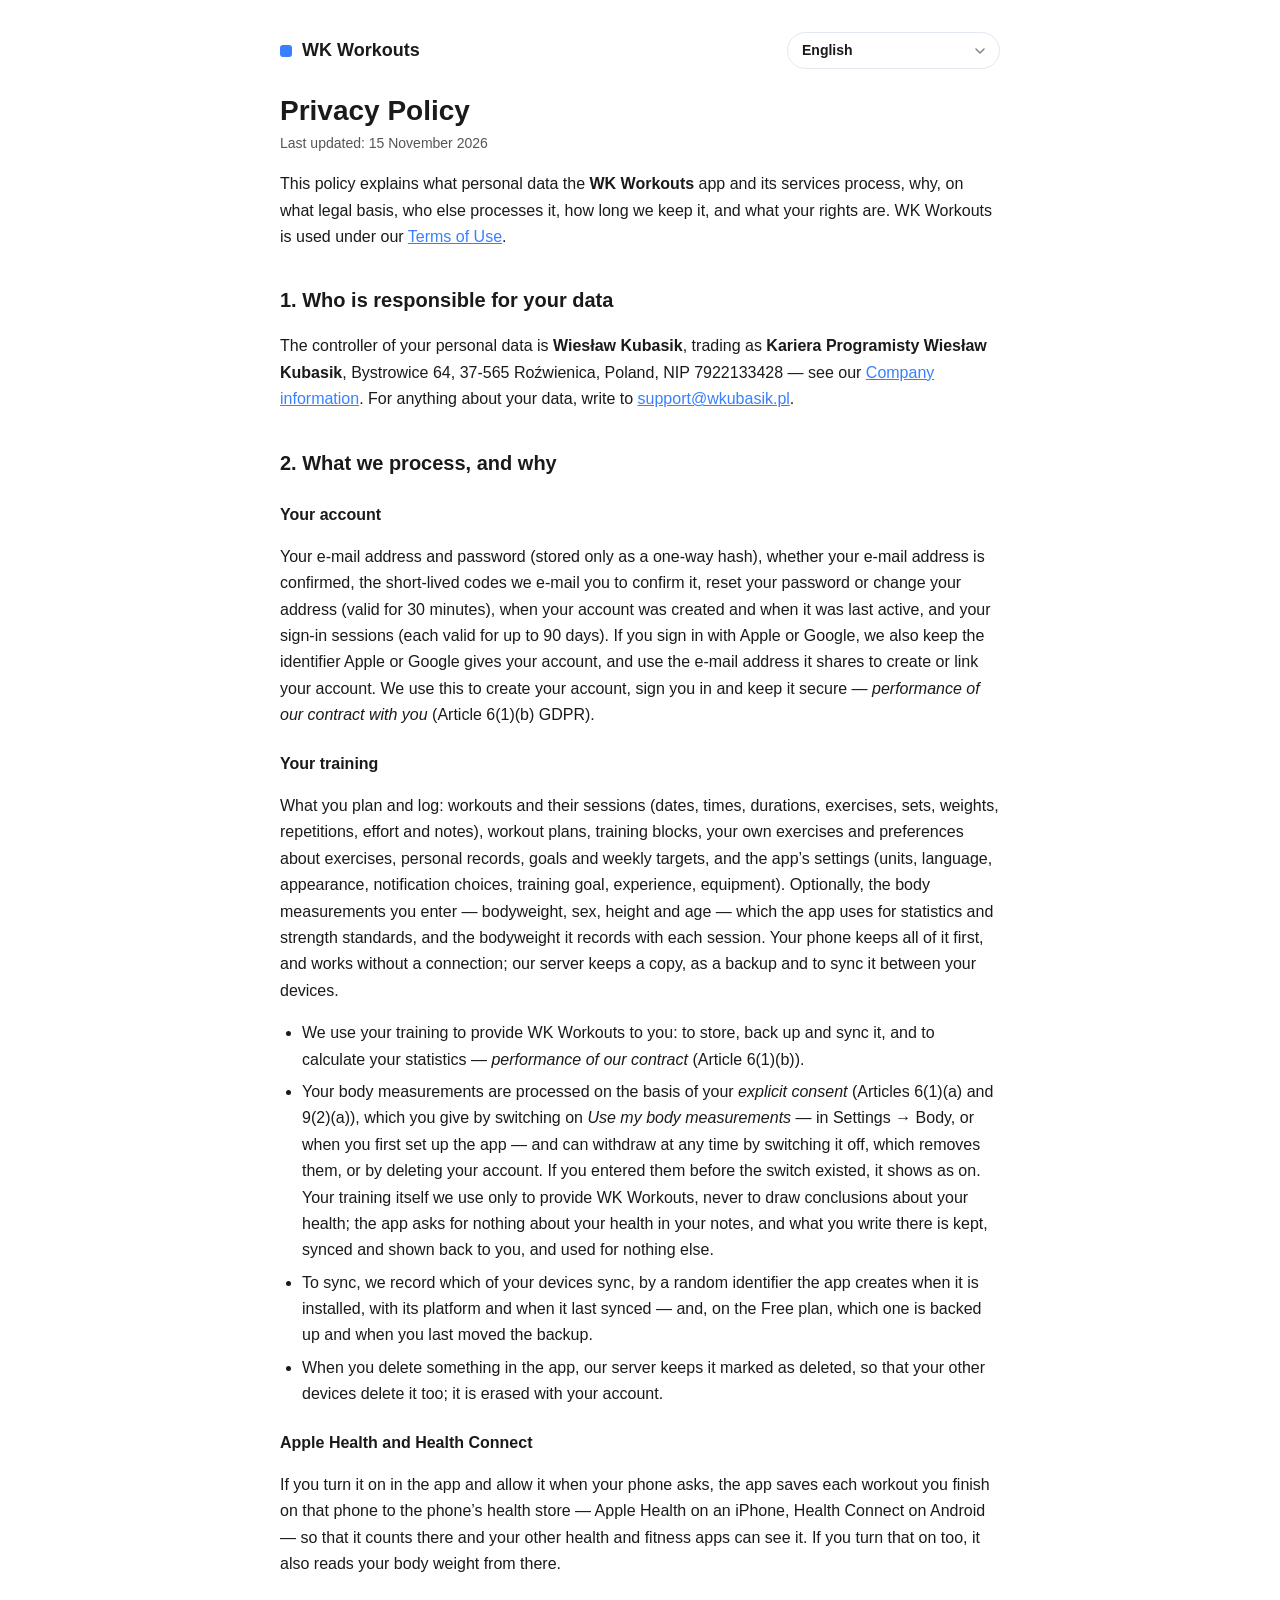
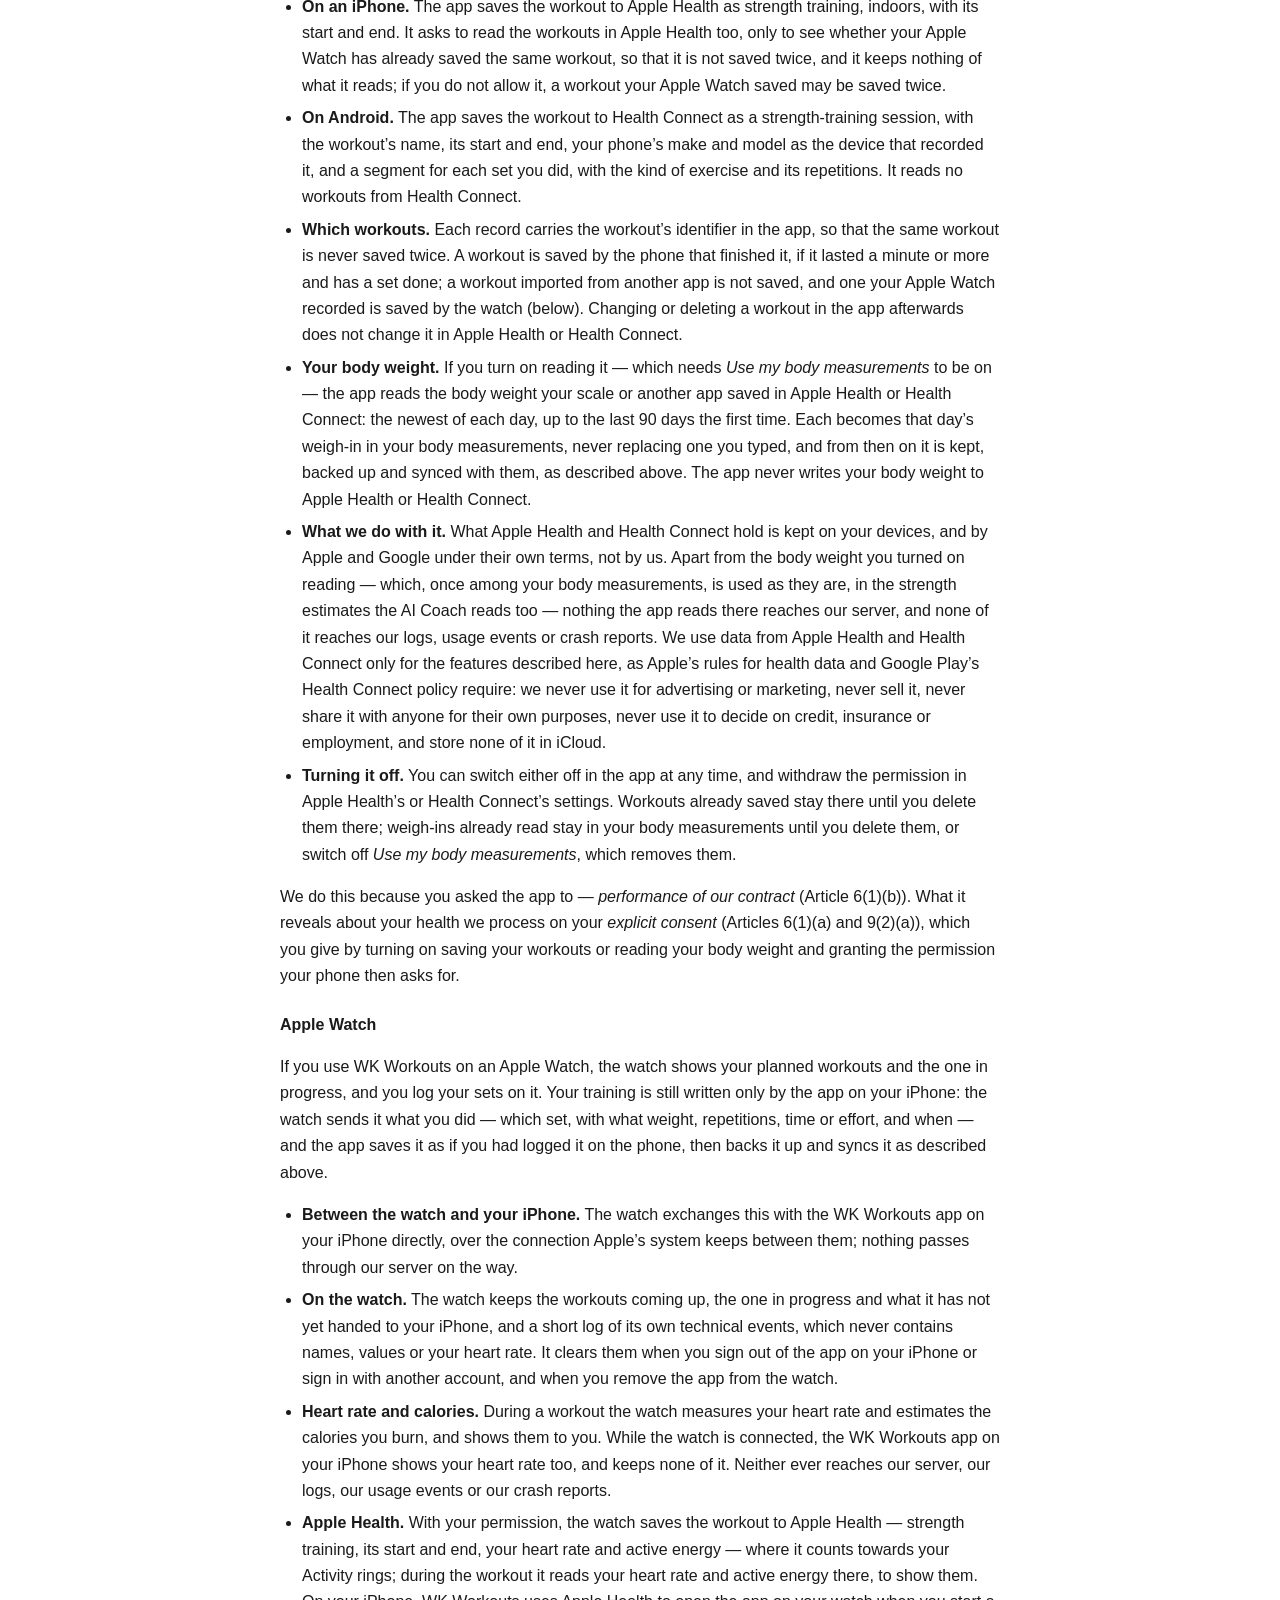
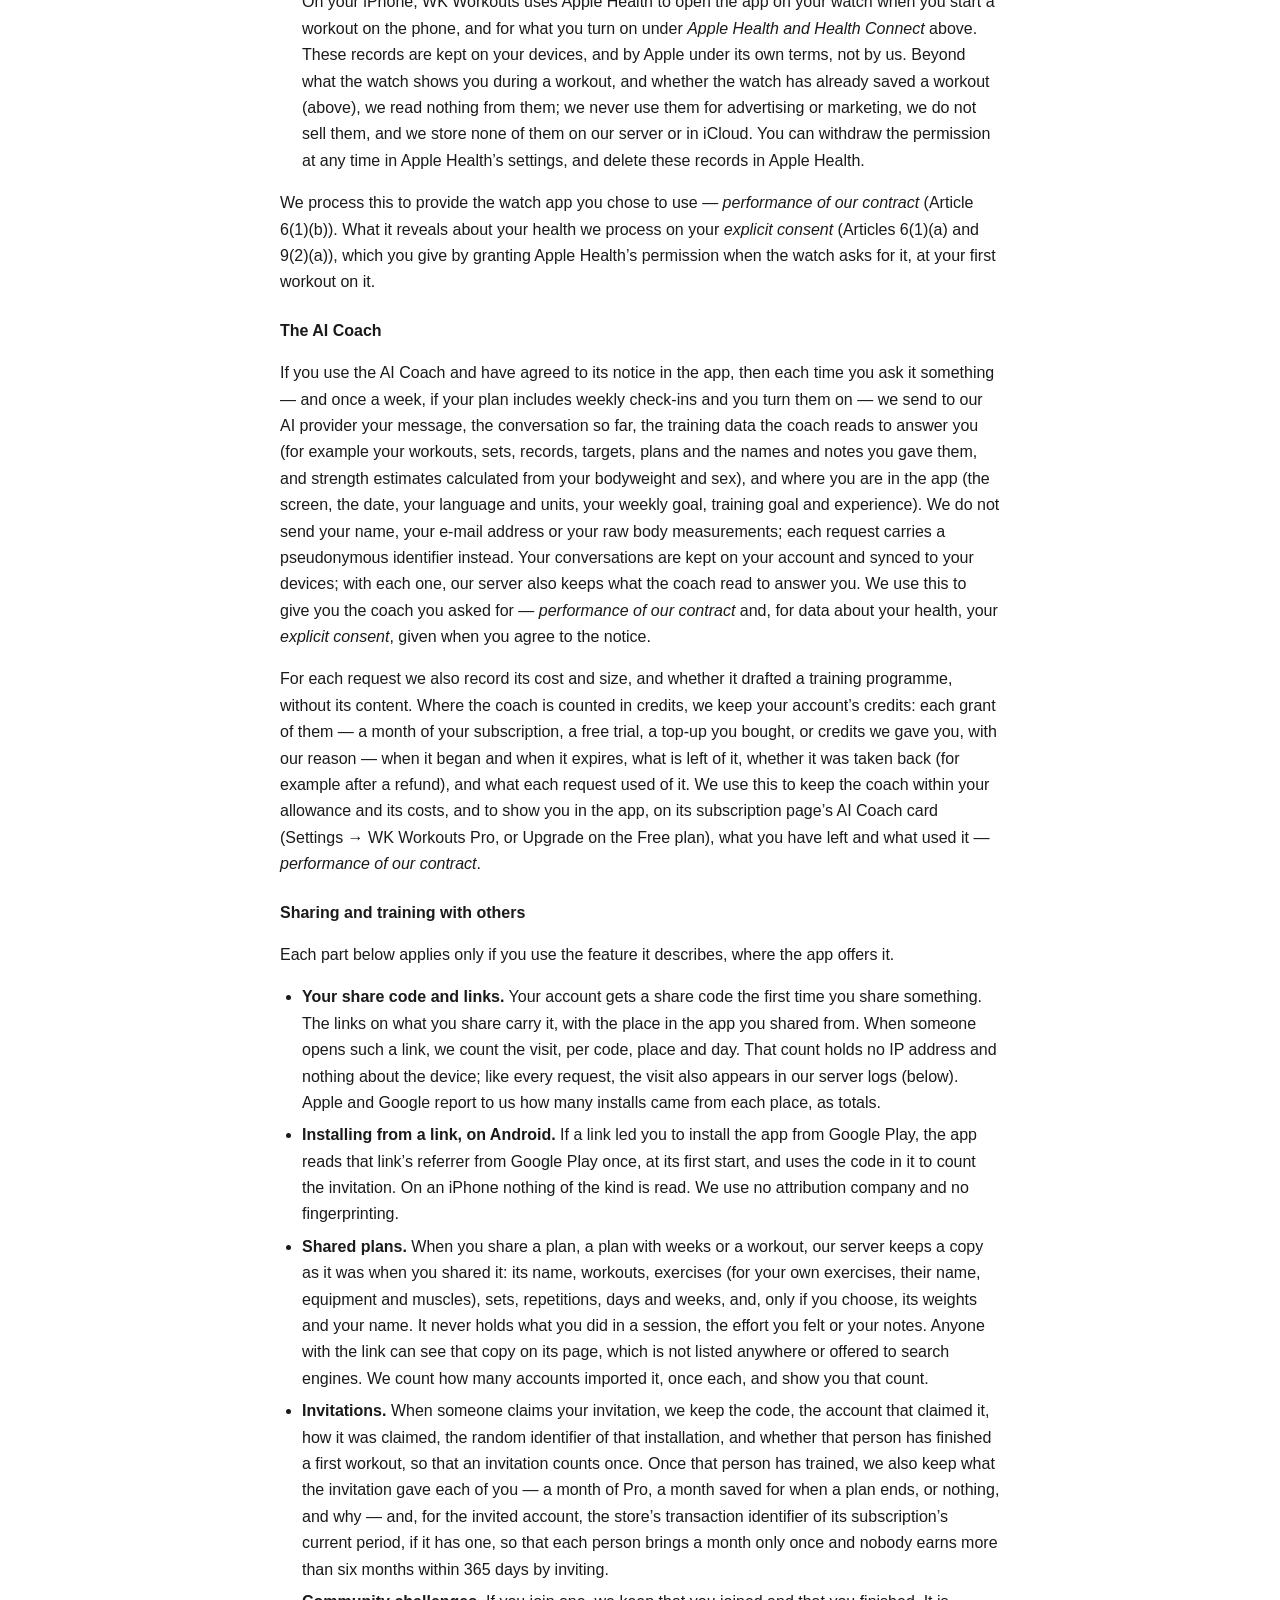
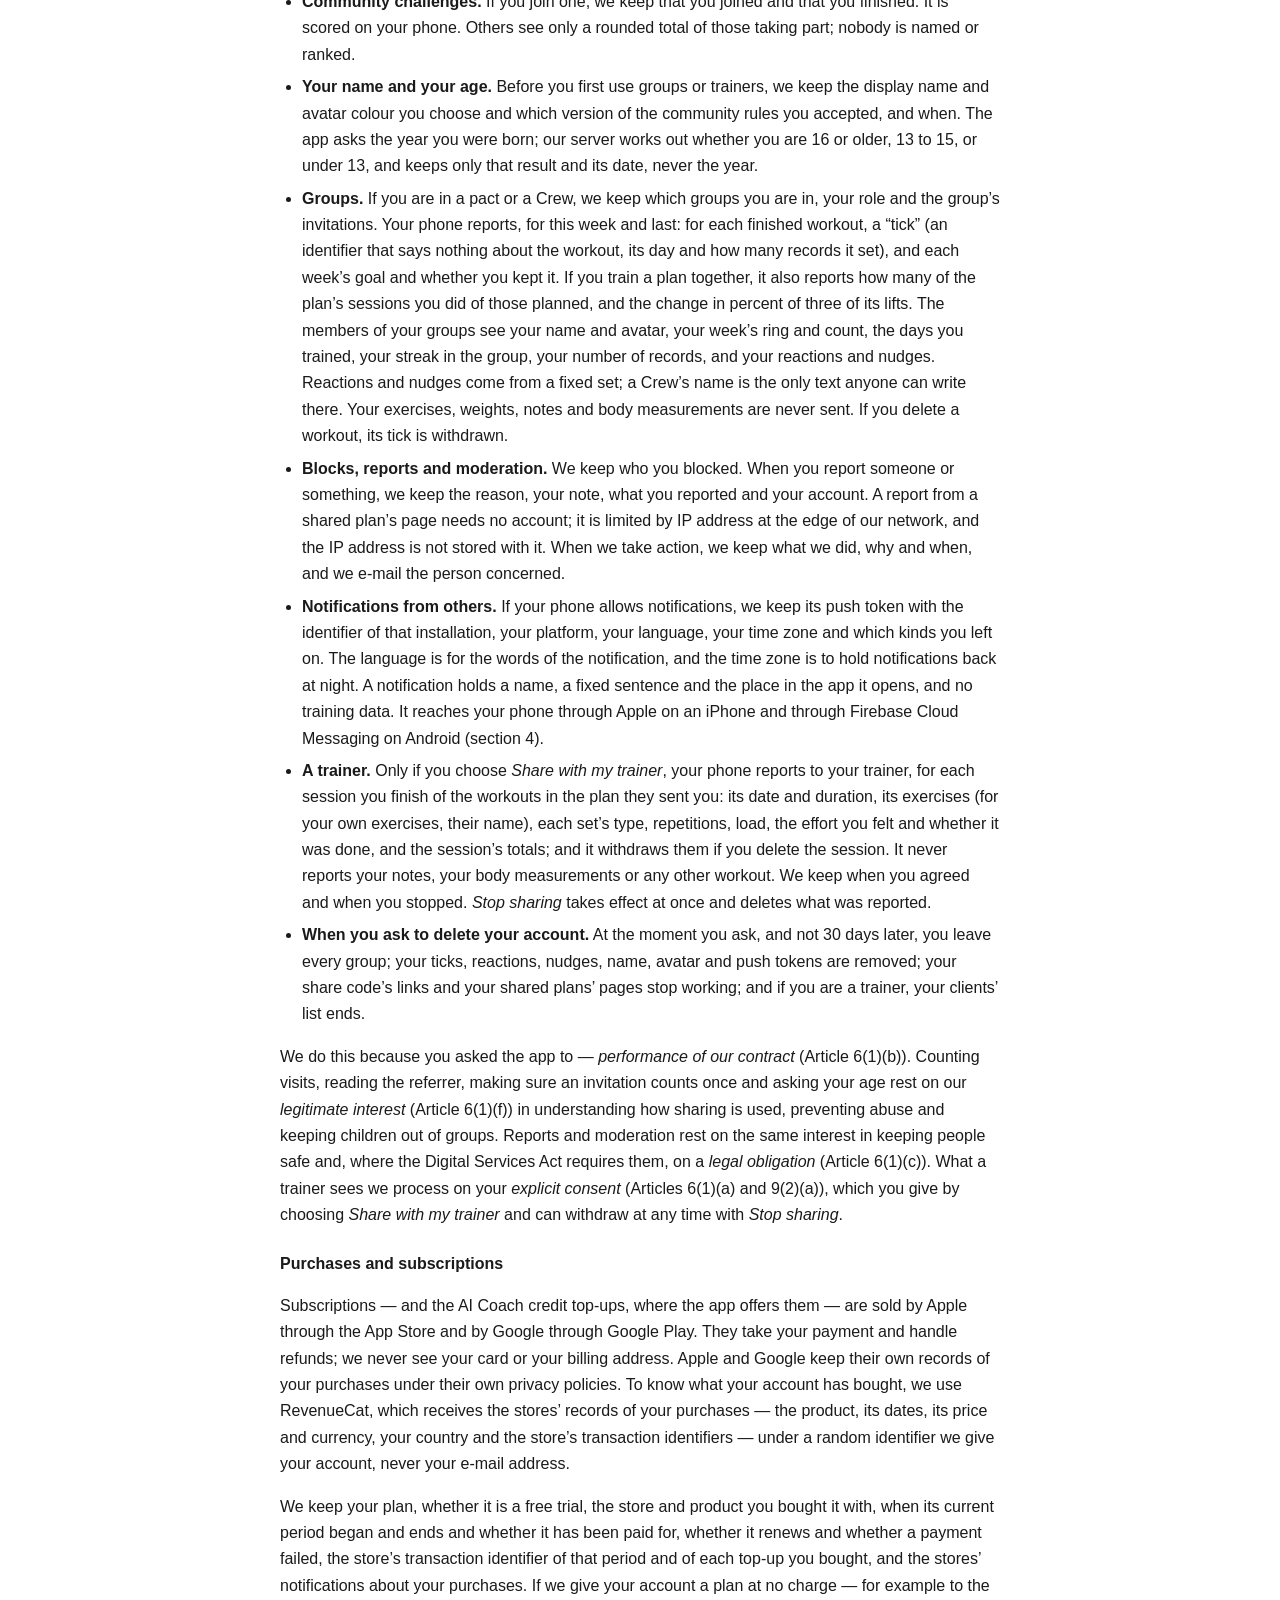
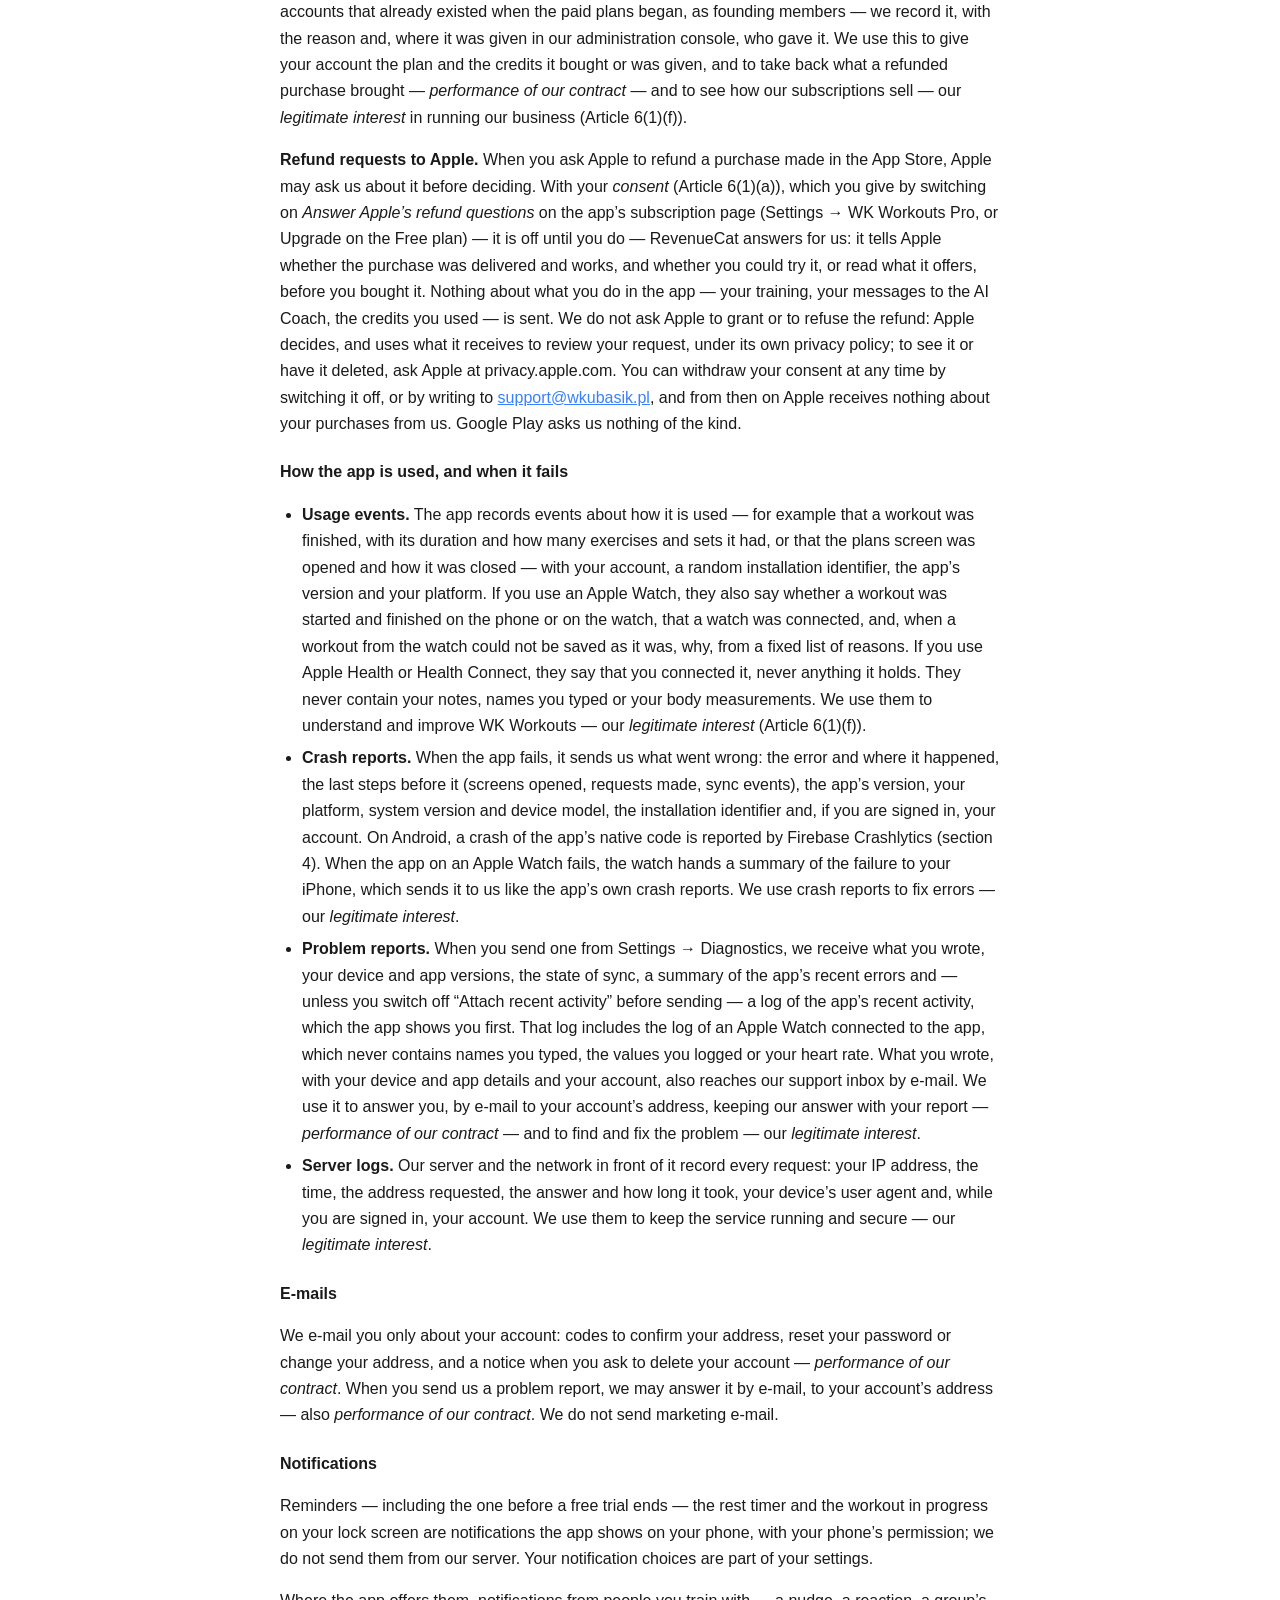
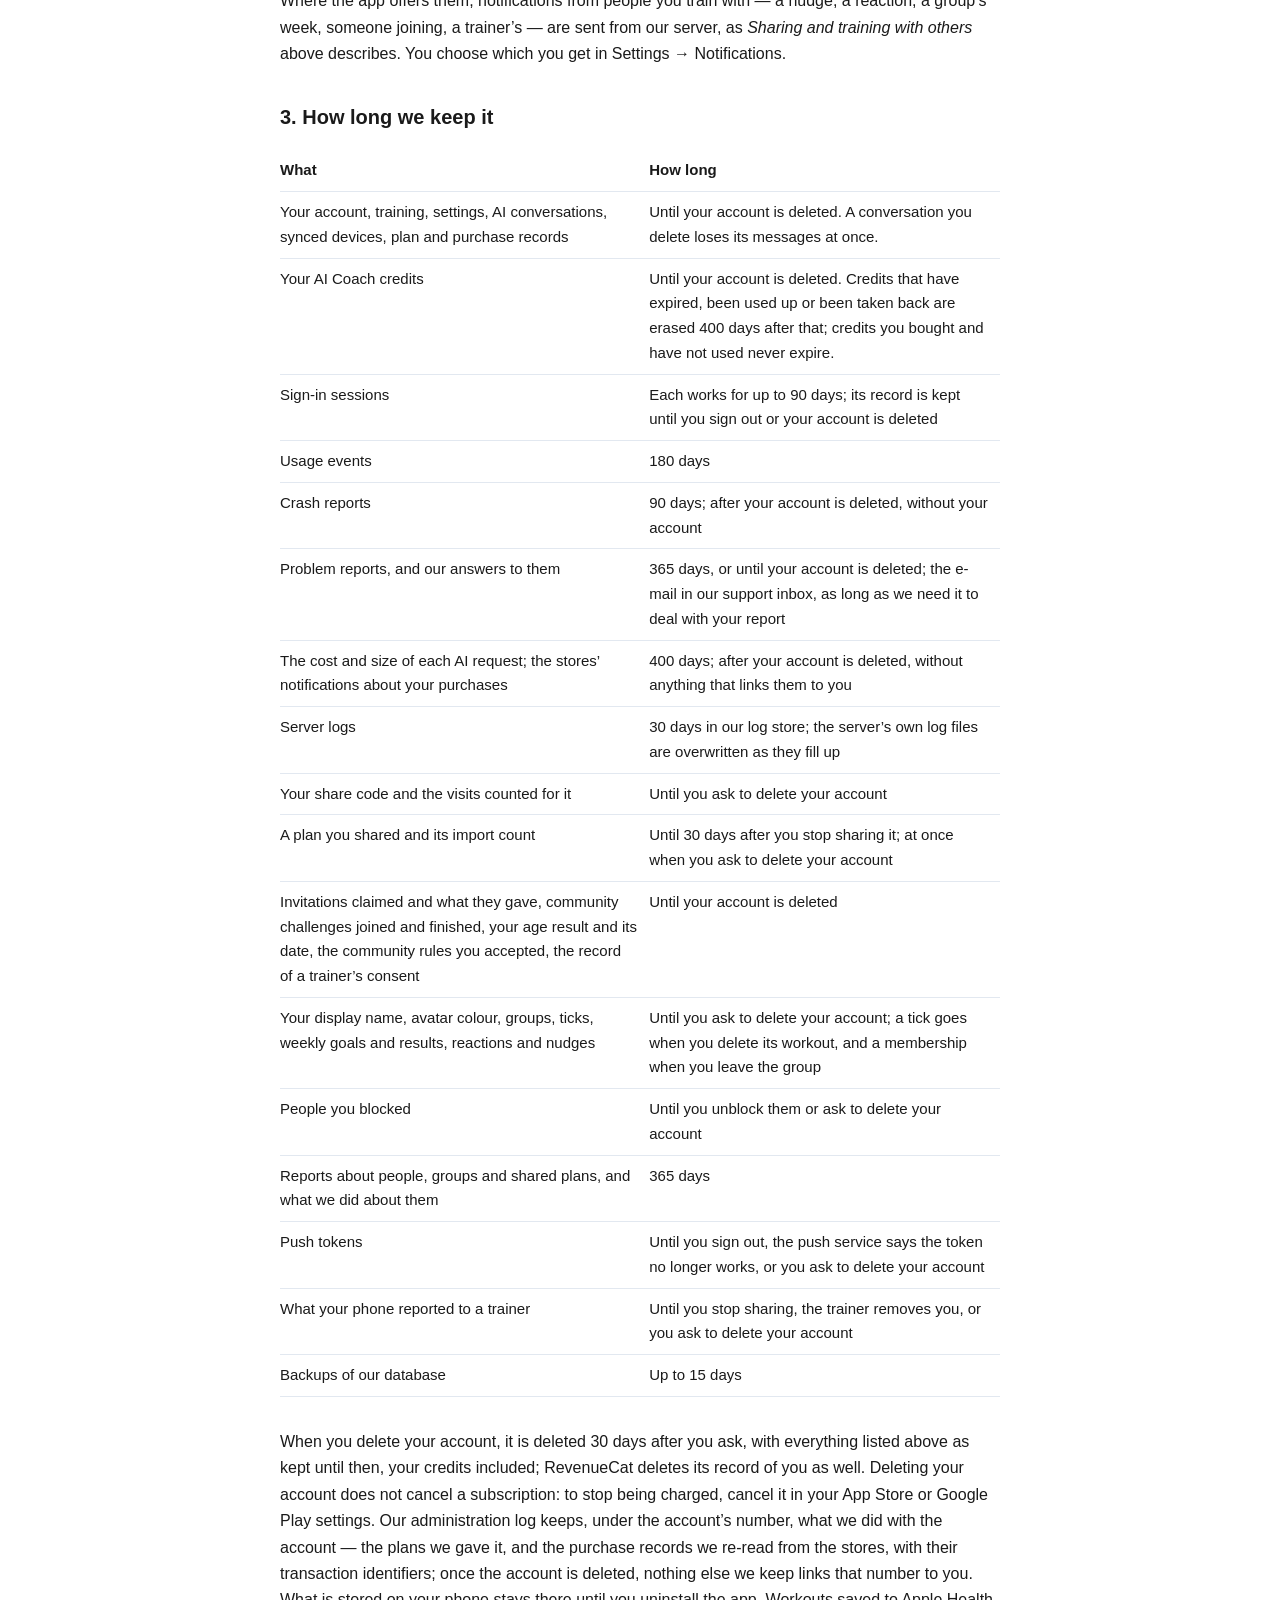
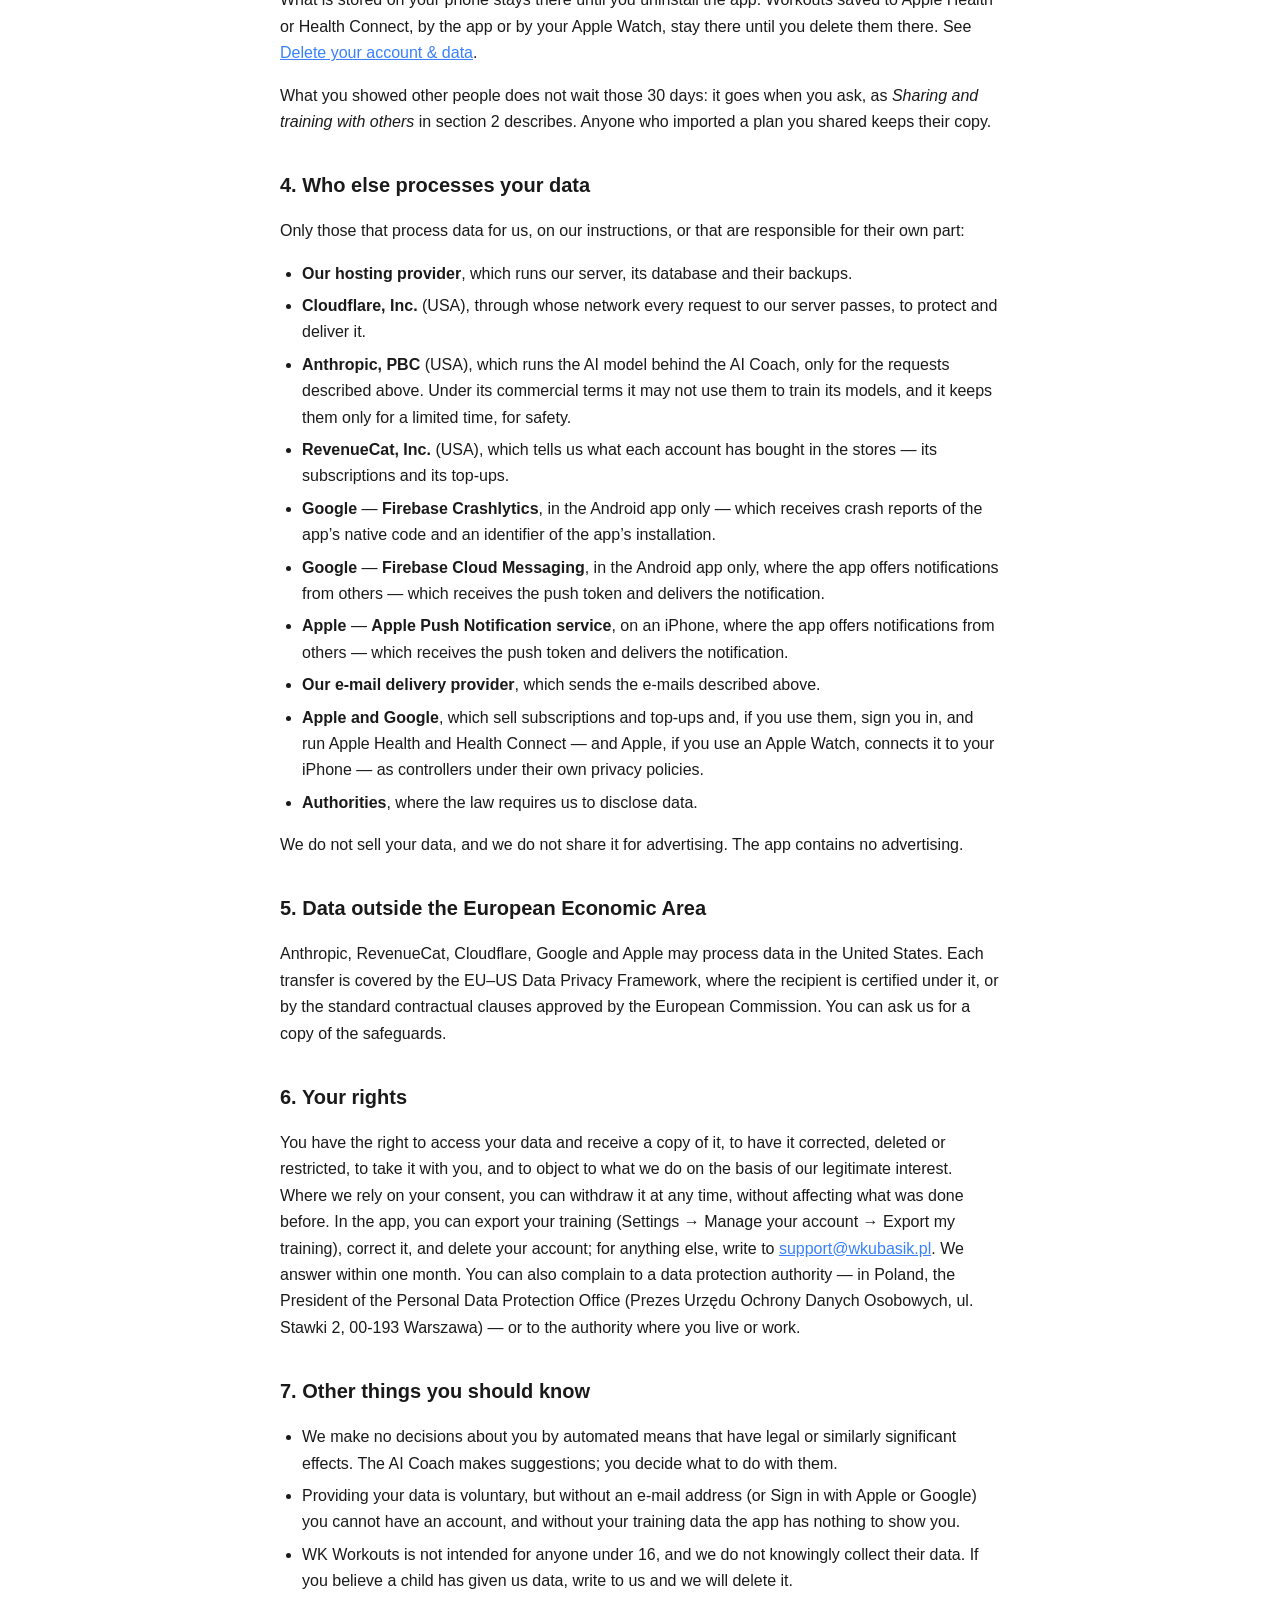
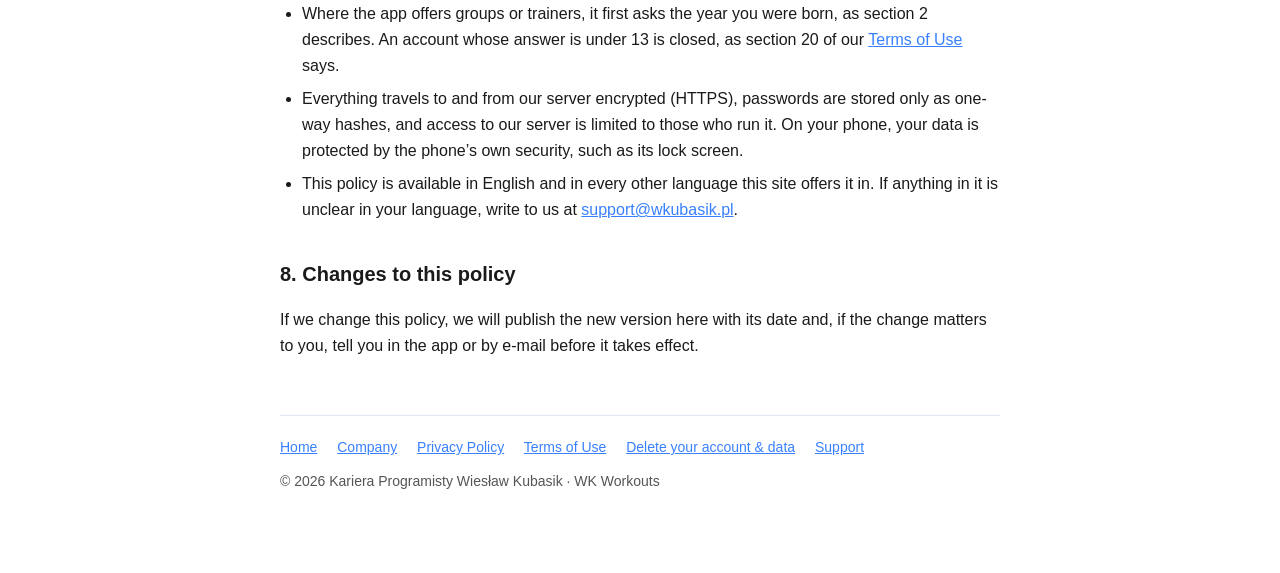
<file: privacy-policy.html>
<!DOCTYPE html>
<html lang="en">
<head>
  <meta charset="utf-8">
  <meta name="viewport" content="width=device-width, initial-scale=1">
  <title>Privacy Policy — WK Workouts</title>
  <meta name="robots" content="index, follow">
  <link rel="stylesheet" href="styles.css">
  <!-- alternates: the published languages, written by node tools/check-site.mjs --fix -->
  <link rel="alternate" hreflang="en" href="https://wkubasik.pl/privacy-policy?lang=en">
  <link rel="alternate" hreflang="pl" href="https://wkubasik.pl/privacy-policy?lang=pl">
  <link rel="alternate" hreflang="de" href="https://wkubasik.pl/privacy-policy?lang=de">
  <link rel="alternate" hreflang="es-419" href="https://wkubasik.pl/privacy-policy?lang=es-419">
  <link rel="alternate" hreflang="fr" href="https://wkubasik.pl/privacy-policy?lang=fr">
  <link rel="alternate" hreflang="it" href="https://wkubasik.pl/privacy-policy?lang=it">
  <link rel="alternate" hreflang="pt-BR" href="https://wkubasik.pl/privacy-policy?lang=pt-BR">
  <link rel="alternate" hreflang="uk" href="https://wkubasik.pl/privacy-policy?lang=uk">
  <link rel="alternate" hreflang="x-default" href="https://wkubasik.pl/privacy-policy">
  <!-- /alternates -->
</head>
<body>
<div class="wrap">
  <header class="top">
    <a class="brand" href="index.html"><span class="dot"></span>WK Workouts</a>
    <div class="lang-menu" hidden></div>
  </header>

  <!-- ==================== ENGLISH ==================== -->
  <section class="lang" lang="en">
    <h1>Privacy Policy</h1>
    <p class="updated">Last updated: 15 November 2026</p>

    <p>This policy explains what personal data the <strong>WK Workouts</strong> app and its services process, why, on what
      legal basis, who else processes it, how long we keep it, and what your rights are. WK Workouts is used under
      our <a href="terms-of-service.html">Terms of Use</a>.</p>

    <h2>1. Who is responsible for your data</h2>
    <p>The controller of your personal data is <strong>Wiesław Kubasik</strong>, trading as <strong>Kariera Programisty
      Wiesław Kubasik</strong>, Bystrowice 64, 37-565 Roźwienica, Poland, NIP 7922133428 — see our
      <a href="company.html">Company information</a>. For anything about your data, write to
      <a href="mailto:support@wkubasik.pl">support@wkubasik.pl</a>.</p>

    <h2>2. What we process, and why</h2>

    <h3>Your account</h3>
    <p>Your e-mail address and password (stored only as a one-way hash), whether your e-mail address is confirmed, the
      short-lived codes we e-mail you to confirm it, reset your password or change your address (valid for 30 minutes),
      when your account was created and when it was last active, and your sign-in sessions (each valid for up to 90
      days). If you sign in with Apple or Google, we also keep the identifier Apple or Google gives your account, and use
      the e-mail address it shares to create or link your account. We use this to create your account, sign you in and
      keep it secure — <em>performance of our contract with you</em> (Article 6(1)(b) GDPR).</p>

    <h3>Your training</h3>
    <p>What you plan and log: workouts and their sessions (dates, times, durations, exercises, sets, weights,
      repetitions, effort and notes), workout plans, training blocks, your own exercises and preferences about exercises,
      personal records, goals and weekly targets, and the app’s settings (units, language, appearance, notification
      choices, training goal, experience, equipment). Optionally, the body measurements you enter — bodyweight, sex,
      height and age — which the app uses for statistics and strength standards, and the bodyweight it records with each
      session. Your phone keeps all of it first, and works without a connection; our server keeps a copy, as a backup and
      to sync it between your devices.</p>
    <ul>
      <li>We use your training to provide WK Workouts to you: to store, back up and sync it, and to calculate your
        statistics — <em>performance of our contract</em> (Article 6(1)(b)).</li>
      <li>Your body measurements are processed on the basis of your <em>explicit consent</em> (Articles 6(1)(a) and
        9(2)(a)), which you give by switching on <em>Use my body measurements</em> — in Settings → Body, or when you
        first set up the app — and can withdraw at any time by switching it off, which removes them, or by deleting your
        account. If you entered them before the switch existed, it shows as on. Your training itself we use only to
        provide WK Workouts, never to draw conclusions about your health; the app asks for nothing about your health in
        your notes, and what you write there is kept, synced and shown back to you, and used for nothing else.</li>
      <li>To sync, we record which of your devices sync, by a random identifier the app creates when it is installed,
        with its platform and when it last synced — and, on the Free plan, which one is backed up and when you last moved
        the backup.</li>
      <li>When you delete something in the app, our server keeps it marked as deleted, so that your other devices delete
        it too; it is erased with your account.</li>
    </ul>

    <h3>Apple Health and Health Connect</h3>
    <p>If you turn it on in the app and allow it when your phone asks, the app saves each workout you finish on that
      phone to the phone’s health store — Apple Health on an iPhone, Health Connect on Android — so that it counts there
      and your other health and fitness apps can see it. If you turn that on too, it also reads your body weight from
      there.</p>
    <ul>
      <li><strong>On an iPhone.</strong> The app saves the workout to Apple Health as strength training, indoors, with
        its start and end. It asks to read the workouts in Apple Health too, only to see whether your Apple Watch has
        already saved the same workout, so that it is not saved twice, and it keeps nothing of what it reads; if you do
        not allow it, a workout your Apple Watch saved may be saved twice.</li>
      <li><strong>On Android.</strong> The app saves the workout to Health Connect as a strength-training session, with
        the workout’s name, its start and end, your phone’s make and model as the device that recorded it, and a segment
        for each set you did, with the kind of exercise and its repetitions. It reads no workouts from Health
        Connect.</li>
      <li><strong>Which workouts.</strong> Each record carries the workout’s identifier in the app, so that the same
        workout is never saved twice. A workout is saved by the phone that finished it, if it lasted a minute or more
        and has a set done; a workout imported from another app is not saved, and one your Apple Watch recorded is saved
        by the watch (below). Changing or deleting a workout in the app afterwards does not change it in Apple Health or
        Health Connect.</li>
      <li><strong>Your body weight.</strong> If you turn on reading it — which needs <em>Use my body measurements</em>
        to be on — the app reads the body weight your scale or another app saved in Apple Health or Health Connect: the
        newest of each day, up to the last 90 days the first time. Each becomes that day’s weigh-in in your body
        measurements, never replacing one you typed, and from then on it is kept, backed up and synced with them, as
        described above. The app never writes your body weight to Apple Health or Health Connect.</li>
      <li><strong>What we do with it.</strong> What Apple Health and Health Connect hold is kept on your devices, and by
        Apple and Google under their own terms, not by us. Apart from the body weight you turned on reading — which,
        once among your body measurements, is used as they are, in the strength estimates the AI Coach reads too —
        nothing the app reads there reaches our server, and none of it reaches our logs, usage events or crash reports.
        We use data from Apple Health and Health Connect only for the features described here, as Apple’s rules for
        health data and Google Play’s Health Connect policy require: we never use it for advertising or marketing, never
        sell it, never share it with anyone for their own purposes, never use it to decide on credit, insurance or
        employment, and store none of it in iCloud.</li>
      <li><strong>Turning it off.</strong> You can switch either off in the app at any time, and withdraw the permission
        in Apple Health’s or Health Connect’s settings. Workouts already saved stay there until you delete them there;
        weigh-ins already read stay in your body measurements until you delete them, or switch off <em>Use my body
        measurements</em>, which removes them.</li>
    </ul>
    <p>We do this because you asked the app to — <em>performance of our contract</em> (Article 6(1)(b)). What it reveals
      about your health we process on your <em>explicit consent</em> (Articles 6(1)(a) and 9(2)(a)), which you give by
      turning on saving your workouts or reading your body weight and granting the permission your phone then asks
      for.</p>

    <h3>Apple Watch</h3>
    <p>If you use WK Workouts on an Apple Watch, the watch shows your planned workouts and the one in progress, and you log
      your sets on it. Your training is still written only by the app on your iPhone: the watch sends it what you did —
      which set, with what weight, repetitions, time or effort, and when — and the app saves it as if you had logged it
      on the phone, then backs it up and syncs it as described above.</p>
    <ul>
      <li><strong>Between the watch and your iPhone.</strong> The watch exchanges this with the WK Workouts app on your
        iPhone directly, over the connection Apple’s system keeps between them; nothing passes through our server on the
        way.</li>
      <li><strong>On the watch.</strong> The watch keeps the workouts coming up, the one in progress and what it has not
        yet handed to your iPhone, and a short log of its own technical events, which never contains names, values or
        your heart rate. It clears them when you sign out of the app on your iPhone or sign in with another account, and
        when you remove the app from the watch.</li>
      <li><strong>Heart rate and calories.</strong> During a workout the watch measures your heart rate and estimates
        the calories you burn, and shows them to you. While the watch is connected, the WK Workouts app on your iPhone
        shows your heart rate too, and keeps none of it. Neither ever reaches our server, our logs, our usage events or
        our crash reports.</li>
      <li><strong>Apple Health.</strong> With your permission, the watch saves the workout to Apple Health — strength
        training, its start and end, your heart rate and active energy — where it counts towards your Activity rings;
        during the workout it reads your heart rate and active energy there, to show them. On your iPhone, WK Workouts uses
        Apple Health to open the app on your watch when you start a workout on the phone, and for what you turn on under
        <em>Apple Health and Health Connect</em> above. These records are kept on your devices, and by Apple under its
        own terms, not by us. Beyond what the watch shows you during a workout, and whether the watch has already saved
        a workout (above), we read nothing from them; we never use them for advertising or marketing, we do not sell
        them, and we store none of them on our server or in iCloud. You can withdraw the permission at any time in Apple
        Health’s settings, and delete these records in Apple Health.</li>
    </ul>
    <p>We process this to provide the watch app you chose to use — <em>performance of our contract</em> (Article
      6(1)(b)). What it reveals about your health we process on your <em>explicit consent</em> (Articles 6(1)(a) and
      9(2)(a)), which you give by granting Apple Health’s permission when the watch asks for it, at your first workout
      on it.</p>

    <h3>The AI Coach</h3>
    <p>If you use the AI Coach and have agreed to its notice in the app, then each time you ask it something — and once
      a week, if your plan includes weekly check-ins and you turn them on — we send to our AI provider your message, the
      conversation so far, the training data the coach reads to answer you (for example your workouts, sets, records,
      targets, plans and the names and notes you gave them, and strength estimates calculated from your bodyweight and
      sex), and where you are in the app (the screen, the date, your language and units, your weekly goal, training goal
      and experience). We do not send your name, your e-mail address or your raw body measurements; each request carries
      a pseudonymous identifier instead. Your conversations are kept on your account and synced to your devices; with
      each one, our server also keeps what the coach read to answer you. We use this to give you the coach you asked for
      — <em>performance of our contract</em> and, for data about your health, your <em>explicit consent</em>, given
      when you agree to the notice.</p>
    <p>For each request we also record its cost and size, and whether it drafted a training programme, without its
      content. Where the coach is counted in credits, we keep your account’s credits: each grant of them — a month of
      your subscription, a free trial, a top-up you bought, or credits we gave you, with our reason — when it began and
      when it expires, what is left of it, whether it was taken back (for example after a refund), and what each request
      used of it. We use this to keep the coach within your allowance and its costs, and to show you in the app, on
      its subscription page’s AI Coach card (Settings → WK Workouts Pro, or Upgrade on the Free plan), what you have left
      and what used it — <em>performance of our contract</em>.</p>

    <h3>Sharing and training with others</h3>
    <p>Each part below applies only if you use the feature it describes, where the app offers it.</p>
    <ul>
      <li><strong>Your share code and links.</strong> Your account gets a share code the first time you share something.
        The links on what you share carry it, with the place in the app you shared from. When someone opens such a link,
        we count the visit, per code, place and day. That count holds no IP address and nothing about the device; like
        every request, the visit also appears in our server logs (below). Apple and Google report to us how many
        installs came from each place, as totals.</li>
      <li><strong>Installing from a link, on Android.</strong> If a link led you to install the app from Google Play, the
        app reads that link’s referrer from Google Play once, at its first start, and uses the code in it to count the
        invitation. On an iPhone nothing of the kind is read. We use no attribution company and no fingerprinting.</li>
      <li><strong>Shared plans.</strong> When you share a plan, a plan with weeks or a workout, our server keeps a copy
        as it was when you shared it: its name, workouts, exercises (for your own exercises, their name, equipment and
        muscles), sets, repetitions, days and weeks, and, only if you choose, its weights and your name. It never holds
        what you did in a session, the effort you felt or your notes. Anyone with the link can see that copy on its
        page, which is not listed anywhere or offered to search engines. We count how many accounts imported it, once
        each, and show you that count.</li>
      <li><strong>Invitations.</strong> When someone claims your invitation, we keep the code, the account that claimed
        it, how it was claimed, the random identifier of that installation, and whether that person has finished a first
        workout, so that an invitation counts once. Once that person has trained, we also keep what the invitation gave
        each of you — a month of Pro, a month saved for when a plan ends, or nothing, and why — and, for the invited
        account, the store’s transaction identifier of its subscription’s current period, if it has one, so that each
        person brings a month only once and nobody earns more than six months within 365 days by inviting.</li>
      <li><strong>Community challenges.</strong> If you join one, we keep that you joined and that you finished. It is
        scored on your phone. Others see only a rounded total of those taking part; nobody is named or ranked.</li>
      <li><strong>Your name and your age.</strong> Before you first use groups or trainers, we keep the display name and
        avatar colour you choose and which version of the community rules you accepted, and when. The app asks the year
        you were born; our server works out whether you are 16 or older, 13 to 15, or under 13, and keeps only that
        result and its date, never the year.</li>
      <li><strong>Groups.</strong> If you are in a pact or a Crew, we keep which groups you are in, your role and the
        group’s invitations. Your phone reports, for this week and last: for each finished workout, a “tick” (an
        identifier that says nothing about the workout, its day and how many records it set), and each week’s goal and
        whether you kept it. If you train a plan together, it also reports how many of the plan’s sessions you did of
        those planned, and the change in percent of three of its lifts. The members of your groups see your name and
        avatar, your week’s ring and count, the days you trained, your streak in the group, your number of records, and
        your reactions and nudges. Reactions and nudges come from a fixed set; a Crew’s name is the only text anyone can
        write there. Your exercises, weights, notes and body measurements are never sent. If you delete a workout, its
        tick is withdrawn.</li>
      <li><strong>Blocks, reports and moderation.</strong> We keep who you blocked. When you report someone or something,
        we keep the reason, your note, what you reported and your account. A report from a shared plan’s page needs no
        account; it is limited by IP address at the edge of our network, and the IP address is not stored with it. When
        we take action, we keep what we did, why and when, and we e-mail the person concerned.</li>
      <li><strong>Notifications from others.</strong> If your phone allows notifications, we keep its push token with
        the identifier of that installation, your platform, your language, your time zone and which kinds you left on.
        The language is for the words of the notification, and the time zone is to hold notifications back at night. A
        notification holds a name, a fixed sentence and the place in the app it opens, and no training data. It reaches
        your phone through Apple on an iPhone and through Firebase Cloud Messaging on Android (section 4).</li>
      <li><strong>A trainer.</strong> Only if you choose <em>Share with my trainer</em>, your phone reports to your
        trainer, for each session you finish of the workouts in the plan they sent you: its date and duration, its
        exercises (for your own exercises, their name), each set’s type, repetitions, load, the effort you felt and
        whether it was done, and the session’s totals; and it withdraws them if you delete the session. It never reports
        your notes, your body measurements or any other workout. We keep when you agreed and when you stopped. <em>Stop
        sharing</em> takes effect at once and deletes what was reported.</li>
      <li><strong>When you ask to delete your account.</strong> At the moment you ask, and not 30 days later, you leave
        every group; your ticks, reactions, nudges, name, avatar and push tokens are removed; your share code’s links and
        your shared plans’ pages stop working; and if you are a trainer, your clients’ list ends.</li>
    </ul>
    <p>We do this because you asked the app to — <em>performance of our contract</em> (Article 6(1)(b)). Counting visits,
      reading the referrer, making sure an invitation counts once and asking your age rest on our <em>legitimate
      interest</em> (Article 6(1)(f)) in understanding how sharing is used, preventing abuse and keeping children out of
      groups. Reports and moderation rest on the same interest in keeping people safe and, where the Digital Services Act
      requires them, on a <em>legal obligation</em> (Article 6(1)(c)). What a trainer sees we process on your <em>explicit
      consent</em> (Articles 6(1)(a) and 9(2)(a)), which you give by choosing <em>Share with my trainer</em> and can
      withdraw at any time with <em>Stop sharing</em>.</p>

    <h3>Purchases and subscriptions</h3>
    <p>Subscriptions — and the AI Coach credit top-ups, where the app offers them — are sold by Apple through the App
      Store and by Google through Google Play. They take your payment and handle refunds; we never see your card or your
      billing address. Apple and Google keep their own records of your purchases under their own privacy policies. To
      know what your account has bought, we use RevenueCat, which receives the stores’ records of your purchases — the
      product, its dates, its price and currency, your country and the store’s transaction identifiers — under a random
      identifier we give your account, never your e-mail address.</p>
    <p>We keep your plan, whether it is a free trial, the store and product you bought it with, when its current period
      began and ends and whether it has been paid for, whether it renews and whether a payment failed, the store’s
      transaction identifier of that period and of each top-up you bought, and the stores’ notifications about your
      purchases. If we give your account a plan at no charge — for example to the accounts that already existed when the
      paid plans began, as founding members — we record it, with the reason and, where it was given in our
      administration console, who gave it. We use this to give your account the plan
      and the credits it bought or was given, and to take back what a refunded purchase brought — <em>performance of our
      contract</em> — and to see how our subscriptions sell — our <em>legitimate interest</em> in running our business
      (Article 6(1)(f)).</p>
    <p><strong>Refund requests to Apple.</strong> When you ask Apple to refund a purchase made in the App Store, Apple
      may ask us about it before deciding. With your <em>consent</em> (Article 6(1)(a)), which you give by switching on
      <em>Answer Apple’s refund questions</em> on the app’s subscription page (Settings → WK Workouts Pro, or Upgrade on
      the Free plan) — it is off until you do — RevenueCat answers for us: it tells Apple whether the purchase was
      delivered and works, and whether you could try it, or read what it offers, before you bought it. Nothing about
      what you do in the app — your training, your messages to the AI Coach, the credits you used — is sent. We do not
      ask Apple to grant or to refuse the refund: Apple decides, and uses what it receives to review your request, under
      its own privacy policy; to see it or have it deleted, ask Apple at privacy.apple.com. You can withdraw your
      consent at any time by switching it off, or by writing to <a
      href="mailto:support@wkubasik.pl">support@wkubasik.pl</a>, and from then on Apple receives nothing about your
      purchases from us. Google Play asks us nothing of the kind.</p>

    <h3>How the app is used, and when it fails</h3>
    <ul>
      <li><strong>Usage events.</strong> The app records events about how it is used — for example that a workout was
        finished, with its duration and how many exercises and sets it had, or that the plans screen was opened and how
        it was closed — with your account, a random installation identifier, the app’s version and your platform. If you
        use an Apple Watch, they also say whether a workout was started and finished on the phone or on the watch, that
        a watch was connected, and, when a workout from the watch could not be saved as it was, why, from a fixed list
        of reasons. If you use Apple Health or Health Connect, they say that you connected it, never anything it holds.
        They never contain your notes, names you typed or your body measurements. We use them to understand and improve
        WK Workouts — our <em>legitimate interest</em> (Article 6(1)(f)).</li>
      <li><strong>Crash reports.</strong> When the app fails, it sends us what went wrong: the error and where it
        happened, the last steps before it (screens opened, requests made, sync events), the app’s version, your
        platform, system version and device model, the installation identifier and, if you are signed in, your account.
        On Android, a crash of the app’s native code is reported by Firebase Crashlytics (section 4). When the app on an
        Apple Watch fails, the watch hands a summary of the failure to your iPhone, which sends it to us like the app’s
        own crash reports. We use crash reports to fix errors — our <em>legitimate interest</em>.</li>
      <li><strong>Problem reports.</strong> When you send one from Settings → Diagnostics, we receive what you wrote,
        your device and app versions, the state of sync, a summary of the app’s recent errors and — unless you switch
        off “Attach recent activity” before sending — a log of the app’s recent activity, which the app shows you first.
        That log includes the log of an Apple Watch connected to the app, which never contains names you typed, the
        values you logged or your heart rate. What you wrote, with your device and app details and your account, also
        reaches our support inbox by e-mail. We use it to answer you, by e-mail to your account’s address, keeping our
        answer with your report — <em>performance of our contract</em> — and to find and fix the problem — our
        <em>legitimate interest</em>.</li>
      <li><strong>Server logs.</strong> Our server and the network in front of it record every request: your IP
        address, the time, the address requested, the answer and how long it took, your device’s user agent and, while
        you are signed in, your account. We use them to keep the service running and secure — our <em>legitimate interest</em>.</li>
    </ul>

    <h3>E-mails</h3>
    <p>We e-mail you only about your account: codes to confirm your address, reset your password or change your address,
      and a notice when you ask to delete your account — <em>performance of our contract</em>. When you send us a problem
      report, we may answer it by e-mail, to your account’s address — also <em>performance of our contract</em>. We do
      not send marketing e-mail.</p>

    <h3>Notifications</h3>
    <p>Reminders — including the one before a free trial ends — the rest timer and the workout in progress on your lock
      screen are notifications the app shows on your phone, with your phone’s permission; we do not send them from our
      server. Your notification choices are part of your settings.</p>
    <p>Where the app offers them, notifications from people you train with — a nudge, a reaction, a group’s week, someone
      joining, a trainer’s — are sent from our server, as <em>Sharing and training with others</em> above describes. You
      choose which you get in Settings → Notifications.</p>

    <h2>3. How long we keep it</h2>
    <div class="table">
      <table>
        <thead><tr><th>What</th><th>How long</th></tr></thead>
        <tbody>
          <tr><td>Your account, training, settings, AI conversations, synced devices, plan and purchase records</td>
            <td>Until your account is deleted. A conversation you delete loses its messages at once.</td></tr>
          <tr><td>Your AI Coach credits</td>
            <td>Until your account is deleted. Credits that have expired, been used up or been taken back are erased
              400 days after that; credits you bought and have not used never expire.</td></tr>
          <tr><td>Sign-in sessions</td><td>Each works for up to 90 days; its record is kept until you sign out or your
            account is deleted</td></tr>
          <tr><td>Usage events</td><td>180 days</td></tr>
          <tr><td>Crash reports</td><td>90 days; after your account is deleted, without your account</td></tr>
          <tr><td>Problem reports, and our answers to them</td><td>365 days, or until your account is deleted; the e-mail
            in our support inbox, as long as we need it to deal with your report</td></tr>
          <tr><td>The cost and size of each AI request; the stores’ notifications about your purchases</td>
            <td>400 days; after your account is deleted, without anything that links them to you</td></tr>
          <tr><td>Server logs</td><td>30 days in our log store; the server’s own log files are overwritten as they
            fill up</td></tr>
          <tr><td>Your share code and the visits counted for it</td>
            <td>Until you ask to delete your account</td></tr>
          <tr><td>A plan you shared and its import count</td>
            <td>Until 30 days after you stop sharing it; at once when you ask to delete your account</td></tr>
          <tr><td>Invitations claimed and what they gave, community challenges joined and finished, your age result and
            its date, the community rules you accepted, the record of a trainer’s consent</td>
            <td>Until your account is deleted</td></tr>
          <tr><td>Your display name, avatar colour, groups, ticks, weekly goals and results, reactions and nudges</td>
            <td>Until you ask to delete your account; a tick goes when you delete its workout, and a membership when you
              leave the group</td></tr>
          <tr><td>People you blocked</td><td>Until you unblock them or ask to delete your account</td></tr>
          <tr><td>Reports about people, groups and shared plans, and what we did about them</td><td>365 days</td></tr>
          <tr><td>Push tokens</td>
            <td>Until you sign out, the push service says the token no longer works, or you ask to delete your
              account</td></tr>
          <tr><td>What your phone reported to a trainer</td>
            <td>Until you stop sharing, the trainer removes you, or you ask to delete your account</td></tr>
          <tr><td>Backups of our database</td><td>Up to 15 days</td></tr>
        </tbody>
      </table>
    </div>
    <p>When you delete your account, it is deleted 30 days after you ask, with everything listed above as kept until
      then, your credits included; RevenueCat deletes its record of you as well. Deleting your account does not cancel a
      subscription: to stop being charged, cancel it in your App Store or Google Play settings. Our administration log
      keeps, under the account’s number, what we did with the account — the plans we gave it, and the purchase records
      we re-read from the stores, with their transaction identifiers; once the account is deleted, nothing else we keep
      links that number to you. What is stored on your phone stays there until you uninstall the app. Workouts saved to
      Apple Health or Health Connect, by the app or by your Apple Watch, stay there until you delete them there. See <a
      href="delete-account.html">Delete your account &amp; data</a>.</p>

    <p>What you showed other people does not wait those 30 days: it goes when you ask, as <em>Sharing and training with
      others</em> in section 2 describes. Anyone who imported a plan you shared keeps their copy.</p>

    <h2>4. Who else processes your data</h2>
    <p>Only those that process data for us, on our instructions, or that are responsible for their own part:</p>
    <ul>
      <li><strong>Our hosting provider</strong>, which runs our server, its database and their backups.</li>
      <li><strong>Cloudflare, Inc.</strong> (USA), through whose network every request to our server passes, to protect
        and deliver it.</li>
      <li><strong>Anthropic, PBC</strong> (USA), which runs the AI model behind the AI Coach, only for the requests
        described above. Under its commercial terms it may not use them to train its models, and it keeps them only for
        a limited time, for safety.</li>
      <li><strong>RevenueCat, Inc.</strong> (USA), which tells us what each account has bought in the stores — its
        subscriptions and its top-ups.</li>
      <li><strong>Google</strong> — <strong>Firebase Crashlytics</strong>, in the Android app only — which receives
        crash reports of the app’s native code and an identifier of the app’s installation.</li>
      <li><strong>Google</strong> — <strong>Firebase Cloud Messaging</strong>, in the Android app only, where the app
        offers notifications from others — which receives the push token and delivers the notification.</li>
      <li><strong>Apple</strong> — <strong>Apple Push Notification service</strong>, on an iPhone, where the app offers
        notifications from others — which receives the push token and delivers the notification.</li>
      <li><strong>Our e-mail delivery provider</strong>, which sends the e-mails described above.</li>
      <li><strong>Apple and Google</strong>, which sell subscriptions and top-ups and, if you use them, sign you in, and
        run Apple Health and Health Connect — and Apple, if you use an Apple Watch, connects it to your iPhone — as
        controllers under their own privacy policies.</li>
      <li><strong>Authorities</strong>, where the law requires us to disclose data.</li>
    </ul>
    <p>We do not sell your data, and we do not share it for advertising. The app contains no advertising.</p>

    <h2>5. Data outside the European Economic Area</h2>
    <p>Anthropic, RevenueCat, Cloudflare, Google and Apple may process data in the United States. Each transfer is covered by the
      EU–US Data Privacy Framework, where the recipient is certified under it, or by the standard contractual clauses
      approved by the European Commission. You can ask us for a copy of the safeguards.</p>

    <h2>6. Your rights</h2>
    <p>You have the right to access your data and receive a copy of it, to have it corrected, deleted or restricted, to
      take it with you, and to object to what we do on the basis of our legitimate interest. Where we rely on your
      consent, you can withdraw it at any time, without affecting what was done before. In the app, you can export your
      training (Settings → Manage your account → Export my training), correct it, and delete your account; for anything
      else, write to <a href="mailto:support@wkubasik.pl">support@wkubasik.pl</a>. We answer within one month. You can
      also complain to a data protection authority — in Poland, the President of the Personal Data Protection Office
      (Prezes Urzędu Ochrony Danych Osobowych, ul. Stawki 2, 00-193 Warszawa) — or to the authority where you live or
      work.</p>

    <h2>7. Other things you should know</h2>
    <ul>
      <li>We make no decisions about you by automated means that have legal or similarly significant effects. The AI
        Coach makes suggestions; you decide what to do with them.</li>
      <li>Providing your data is voluntary, but without an e-mail address (or Sign in with Apple or Google) you cannot
        have an account, and without your training data the app has nothing to show you.</li>
      <li>WK Workouts is not intended for anyone under 16, and we do not knowingly collect their data. If you believe a
        child has given us data, write to us and we will delete it.</li>
      <li>Where the app offers groups or trainers, it first asks the year you were born, as section 2 describes. An
        account whose answer is under 13 is closed, as section 20 of our <a href="terms-of-service.html">Terms of
        Use</a> says.</li>
      <li>Everything travels to and from our server encrypted (HTTPS), passwords are stored only as one-way hashes, and
        access to our server is limited to those who run it. On your phone, your data is protected by the phone’s own
        security, such as its lock screen.</li>
      <li>This policy is available in English and in every other language this site offers it in. If anything in it is
        unclear in your language, write to us at <a href="mailto:support@wkubasik.pl">support@wkubasik.pl</a>.</li>
    </ul>

    <h2>8. Changes to this policy</h2>
    <p>If we change this policy, we will publish the new version here with its date and, if the change matters to you,
      tell you in the app or by e-mail before it takes effect.</p>
  </section>

  <!-- ==================== POLISH ==================== -->
  <section class="lang hidden" lang="pl">
    <h1>Polityka prywatności</h1>
    <p class="updated">Ostatnia aktualizacja: 15 listopada 2026 r.</p>

    <p>Ta polityka wyjaśnia, jakie dane osobowe przetwarzają aplikacja <strong>WK Workouts</strong> i związane z nią usługi,
      w jakim celu, na jakiej podstawie prawnej, kto jeszcze je przetwarza, jak długo je przechowujemy
      i jakie masz prawa. Z WK Workouts korzystasz na zasadach naszego <a href="terms-of-service.html">Regulaminu</a>.</p>

    <h2>1. Kto odpowiada za Twoje dane</h2>
    <p>Administratorem Twoich danych osobowych jest <strong>Wiesław Kubasik</strong>, prowadzący działalność gospodarczą
      pod firmą <strong>Kariera Programisty Wiesław Kubasik</strong>, Bystrowice 64, 37-565 Roźwienica, NIP 7922133428 —
      zobacz <a href="company.html">Informacje o firmie</a>. We wszystkich sprawach dotyczących Twoich danych napisz na
      adres <a href="mailto:support@wkubasik.pl">support@wkubasik.pl</a>.</p>

    <h2>2. Co przetwarzamy i w jakim celu</h2>

    <h3>Twoje konto</h3>
    <p>Twój adres e-mail i hasło (przechowywane wyłącznie jako jednokierunkowy skrót), informacja, czy adres e-mail jest
      potwierdzony, krótkotrwałe kody wysyłane e-mailem w celu potwierdzenia adresu, zresetowania hasła lub zmiany adresu
      (ważne przez 30 minut), data utworzenia konta i jego ostatniej aktywności oraz Twoje sesje logowania (każda ważna
      do 90 dni). Jeśli logujesz się przez Apple lub Google, przechowujemy też identyfikator, który Apple lub Google
      nadaje Twojemu kontu, a udostępniony przez nie adres e-mail wykorzystujemy do założenia lub połączenia konta. Te
      dane służą do założenia konta, logowania i zapewnienia jego bezpieczeństwa — <em>wykonanie zawartej z Tobą
      umowy</em> (art. 6 ust. 1 lit. b RODO).</p>

    <h3>Twój trening</h3>
    <p>To, co planujesz i zapisujesz: treningi i ich sesje (daty, godziny, czas trwania, ćwiczenia, serie, ciężary,
      powtórzenia, odczuwany wysiłek i notatki), plany treningowe, bloki treningowe, własne ćwiczenia i preferencje
      dotyczące ćwiczeń, rekordy, cele i tygodniowe założenia oraz ustawienia aplikacji (jednostki, język, wygląd,
      ustawienia powiadomień, cel treningowy, doświadczenie, sprzęt). Opcjonalnie — pomiary ciała, które wprowadzasz:
      masa ciała, płeć, wzrost i wiek, których aplikacja używa do statystyk i norm siłowych, a także masę ciała zapisaną
      przy każdej sesji. Wszystko to jest najpierw zapisywane na Twoim telefonie, a aplikacja działa bez połączenia z
      internetem; nasz serwer przechowuje kopię — jako kopię zapasową i aby synchronizować dane między Twoimi
      urządzeniami.</p>
    <ul>
      <li>Twoich danych treningowych używamy, aby świadczyć Ci usługę WK Workouts: przechowywać je, tworzyć ich kopię
        zapasową, synchronizować i obliczać Twoje statystyki — <em>wykonanie umowy</em> (art. 6 ust. 1 lit. b).</li>
      <li>Pomiary ciała przetwarzamy na podstawie Twojej <em>wyraźnej zgody</em> (art. 6 ust. 1 lit. a i art. 9 ust. 2
        lit. a), którą wyrażasz, włączając opcję <em>Używaj moich pomiarów ciała</em> (Ustawienia → Sylwetka albo
        pierwsza konfiguracja aplikacji), i którą możesz w każdej chwili wycofać, wyłączając ją, co usuwa pomiary, albo
        usuwając konto. Jeśli pomiary zostały wprowadzone, zanim ta opcja powstała, jest ona włączona. Same treningi
        wykorzystujemy wyłącznie do świadczenia usługi WK Workouts i nigdy nie wyciągamy z nich wniosków o Twoim zdrowiu;
        aplikacja nie prosi w notatkach o żadne informacje o zdrowiu, a to, co w nich zapiszesz, jest przechowywane,
        synchronizowane i pokazywane Ci z powrotem i nie służy do niczego innego.</li>
      <li>Na potrzeby synchronizacji zapisujemy, które z Twoich urządzeń są synchronizowane — za pomocą losowego
        identyfikatora tworzonego przez aplikację przy instalacji — wraz z ich platformą i czasem ostatniej synchronizacji,
        a w planie Darmowym także to, z którego urządzenia jest tworzona kopia zapasowa i kiedy ostatnio ją
        przeniesiono.</li>
      <li>Gdy usuwasz coś w aplikacji, nasz serwer przechowuje to z oznaczeniem „usunięte”, aby Twoje pozostałe
        urządzenia też to usunęły; zostaje to skasowane wraz z kontem.</li>
    </ul>

    <h3>Zdrowie (Apple Health) i Health Connect</h3>
    <p>Jeśli włączysz to w aplikacji i zezwolisz na to, gdy telefon o to zapyta, aplikacja zapisuje każdy trening, który
      zakończysz na tym telefonie, w jego magazynie danych o zdrowiu — w aplikacji Zdrowie na iPhonie, w Health Connect
      na Androidzie — aby był tam uwzględniany i aby widziały go Twoje inne aplikacje do zdrowia i fitnessu. Jeśli
      włączysz również tę opcję, odczytuje stamtąd także Twoją masę ciała.</p>
    <ul>
      <li><strong>Na iPhonie.</strong> Aplikacja zapisuje trening w aplikacji Zdrowie jako trening siłowy w
        pomieszczeniu, z jego początkiem i końcem. Prosi też o dostęp do odczytu treningów w aplikacji Zdrowie —
        wyłącznie po to, aby sprawdzić, czy Twój Apple Watch nie zapisał już tego samego treningu, żeby nie zapisać go
        dwa razy — i niczego z tego, co odczyta, nie zachowuje; jeśli na to nie zezwolisz, trening zapisany przez Apple
        Watch może zostać zapisany dwa razy.</li>
      <li><strong>Na Androidzie.</strong> Aplikacja zapisuje trening w Health Connect jako sesję treningu siłowego, z
        nazwą treningu, jego początkiem i końcem, marką i modelem Twojego telefonu jako urządzenia, które go
        zarejestrowało, oraz segmentem dla każdej wykonanej serii, z rodzajem ćwiczenia i liczbą powtórzeń. Nie
        odczytuje z Health Connect żadnych treningów.</li>
      <li><strong>Które treningi.</strong> Każdy zapis zawiera identyfikator treningu w aplikacji, aby ten sam trening
        nigdy nie został zapisany dwa razy. Trening zapisuje telefon, na którym go zakończono, jeśli trwał co najmniej
        minutę i ma wykonaną serię; trening zaimportowany z innej aplikacji nie jest zapisywany, a ten, który
        zarejestrował Twój Apple Watch, zapisuje zegarek (niżej). Późniejsza zmiana lub usunięcie treningu w aplikacji
        nie zmienia go w aplikacji Zdrowie ani w Health Connect.</li>
      <li><strong>Twoja masa ciała.</strong> Jeśli włączysz jej odczytywanie — co wymaga włączonej opcji <em>Używaj
        moich pomiarów ciała</em> — aplikacja odczytuje masę ciała, którą Twoja waga lub inna aplikacja zapisała w
        aplikacji Zdrowie lub w Health Connect: najnowszą z każdego dnia, za pierwszym razem z maksymalnie 90 ostatnich
        dni. Każdy taki odczyt staje się pomiarem masy ciała z danego dnia w Twoich pomiarach ciała, nigdy nie
        zastępując pomiaru wpisanego ręcznie, i od tej chwili jest przechowywany, kopiowany i synchronizowany razem z
        nimi, jak opisano wyżej. Aplikacja nigdy nie zapisuje Twojej masy ciała w aplikacji Zdrowie ani w Health
        Connect.</li>
      <li><strong>Co z tym robimy.</strong> To, co przechowują aplikacja Zdrowie i Health Connect, pozostaje na Twoich
        urządzeniach oraz u Apple i Google na ich własnych zasadach, a nie u nas. Poza masą ciała, której odczytywanie
        włączysz — a która, gdy znajdzie się wśród Twoich pomiarów ciała, jest wykorzystywana tak jak one, również w
        szacunkach siły, które odczytuje Trener AI — nic, co aplikacja tam odczyta, nie trafia na nasz serwer, a nic z
        tego nie trafia do naszych dzienników, zdarzeń użycia ani raportów awarii. Danych z aplikacji Zdrowie i Health
        Connect używamy wyłącznie do opisanych tu funkcji, zgodnie z zasadami Apple dotyczącymi danych o zdrowiu i
        zasadami Google Play dotyczącymi Health Connect: nigdy nie wykorzystujemy ich do reklamy ani marketingu, nie
        sprzedajemy ich, nie udostępniamy ich nikomu do jego własnych celów, nie używamy ich do decyzji o kredycie,
        ubezpieczeniu ani zatrudnieniu i nie przechowujemy żadnych z nich w iCloud.</li>
      <li><strong>Wyłączanie.</strong> Każdą z tych opcji możesz w każdej chwili wyłączyć w aplikacji, a zgodę wycofać w
        ustawieniach aplikacji Zdrowie lub Health Connect. Zapisane już treningi pozostają tam, dopóki ich tam nie
        usuniesz; odczytane już pomiary masy ciała pozostają w Twoich pomiarach ciała, dopóki ich nie usuniesz lub nie
        wyłączysz opcji <em>Używaj moich pomiarów ciała</em>, co je usuwa.</li>
    </ul>
    <p>Robimy to, ponieważ prosisz o to aplikację — <em>wykonanie umowy</em> (art. 6 ust. 1 lit. b). To, co te dane
      mówią o Twoim zdrowiu, przetwarzamy na podstawie Twojej <em>wyraźnej zgody</em> (art. 6 ust. 1 lit. a i art. 9
      ust. 2 lit. a), którą wyrażasz, włączając zapisywanie treningów lub odczytywanie masy ciała i udzielając zgody, o
      którą wtedy poprosi telefon.</p>

    <h3>Apple Watch</h3>
    <p>Jeśli korzystasz z WK Workouts na Apple Watch, zegarek pokazuje Twoje zaplanowane treningi i ten, który trwa, a Ty
      zapisujesz na nim serie. Twój trening nadal zapisuje wyłącznie aplikacja na iPhonie: zegarek przekazuje jej, co
      zostało zrobione — którą serię, z jakim ciężarem, liczbą powtórzeń, czasem lub odczuwanym wysiłkiem i kiedy — a
      aplikacja zapisuje to tak samo jak serie zapisane na telefonie, po czym tworzy kopię zapasową i synchronizuje
      dane, jak opisano wyżej.</p>
    <ul>
      <li><strong>Między zegarkiem a iPhone’em.</strong> Zegarek wymienia te dane bezpośrednio z aplikacją WK Workouts na
        Twoim iPhonie, przez połączenie, które system Apple utrzymuje między nimi; po drodze nic nie przechodzi przez
        nasz serwer.</li>
      <li><strong>Na zegarku.</strong> Zegarek przechowuje nadchodzące treningi, trening, który trwa, i to, czego
        jeszcze nie przekazał iPhone’owi, a także krótki dziennik własnych zdarzeń technicznych, który nigdy nie zawiera
        nazw, wartości ani Twojego tętna. Usuwa je, gdy wylogujesz się z aplikacji na iPhonie lub zalogujesz się na inne
        konto, a także gdy usuniesz aplikację z zegarka.</li>
      <li><strong>Tętno i kalorie.</strong> Podczas treningu zegarek mierzy Twoje tętno i szacuje spalone kalorie oraz
        pokazuje je Tobie. Gdy zegarek jest połączony, aplikacja WK Workouts na iPhonie także pokazuje Twoje tętno i
        niczego z niego nie zachowuje. Ani tętno, ani kalorie nigdy nie trafiają na nasz serwer, do naszych dzienników,
        zdarzeń użycia ani raportów awarii.</li>
      <li><strong>Zdrowie (Apple Health).</strong> Za Twoją zgodą zegarek zapisuje trening w aplikacji Zdrowie — trening
        siłowy, jego początek i koniec, Twoje tętno i aktywną energię — gdzie wlicza się on do Twoich pierścieni
        Aktywności; podczas treningu odczytuje stamtąd Twoje tętno i aktywną energię, aby je pokazać. Na iPhonie
        WK Workouts korzysta z aplikacji Zdrowie, aby otworzyć aplikację na zegarku, gdy zaczynasz trening na telefonie,
        oraz do tego, co włączysz w części <em>Zdrowie (Apple Health) i Health Connect</em> wyżej. Te zapisy są
        przechowywane na Twoich urządzeniach oraz przez Apple na jego własnych zasadach, a nie przez nas. Poza tym, co
        zegarek pokazuje Ci podczas treningu, i tym, czy zegarek zapisał już trening (wyżej), niczego z nich nie
        odczytujemy; nigdy nie wykorzystujemy ich do reklamy ani marketingu, nie sprzedajemy ich i nie przechowujemy
        żadnych z nich na naszym serwerze ani w iCloud. Zgodę możesz w każdej chwili wycofać w ustawieniach aplikacji
        Zdrowie, a te zapisy usunąć w aplikacji Zdrowie.</li>
    </ul>
    <p>Przetwarzamy to, aby zapewnić Ci aplikację na zegarek, gdy zdecydujesz się z niej korzystać — <em>wykonanie
      umowy</em> (art. 6 ust. 1 lit. b). To, co mówi o Twoim zdrowiu, przetwarzamy na podstawie Twojej <em>wyraźnej
      zgody</em> (art. 6 ust. 1 lit. a i art. 9 ust. 2 lit. a), którą wyrażasz, udzielając zgody w aplikacji Zdrowie,
      gdy zegarek o nią poprosi przy pierwszym treningu na nim.</p>

    <h3>Trener AI</h3>
    <p>Jeśli korzystasz z Trenera AI po zaakceptowaniu jego informacji w aplikacji, to za każdym razem, gdy o coś go
      pytasz — oraz raz w tygodniu, jeśli Twój plan obejmuje cotygodniowe podsumowania i je włączysz — wysyłamy do
      naszego dostawcy AI Twoją wiadomość, dotychczasową rozmowę, dane treningowe, które Trener odczytuje, aby Ci
      odpowiedzieć (np. treningi, serie, rekordy, cele, plany oraz nadane im nazwy i notatki, a także szacunki siły
      obliczone na podstawie Twojej masy ciała i płci), oraz informację o tym, gdzie jesteś w aplikacji (ekran, data,
      język i jednostki, tygodniowy cel, cel treningowy i doświadczenie). Nie wysyłamy Twojego imienia, adresu e-mail ani
      samych pomiarów ciała; zamiast nich każde zapytanie zawiera pseudonimowy identyfikator. Rozmowy są
      przechowywane na Twoim koncie i synchronizowane z Twoimi urządzeniami; przy każdej z nich nasz serwer przechowuje
      też to, co Trener odczytał, aby Ci odpowiedzieć. Te dane służą do zapewnienia Ci Trenera, o którego prosisz
      — <em>wykonanie umowy</em>, a w odniesieniu do danych o zdrowiu — Twoja <em>wyraźna zgoda</em>, wyrażana przez
      zaakceptowanie informacji.</p>
    <p>Przy każdym zapytaniu zapisujemy też jego koszt i rozmiar oraz to, czy przygotowało program treningowy — bez jego
      treści. Jeśli korzystanie z Trenera jest liczone w kredytach, przechowujemy kredyty Twojego konta: każdą ich pulę —
      z miesiąca subskrypcji, z bezpłatnego okresu próbnego, z kupionego doładowania albo przyznaną przez nas, wraz z
      powodem — datę jej przyznania i wygaśnięcia, to, ile z niej zostało, czy została cofnięta (np. po zwrocie
      płatności), oraz ile wykorzystało z niej każde zapytanie. Te dane służą do utrzymania Trenera w granicach Twojego
      limitu i kosztów oraz do pokazania Ci w aplikacji, na karcie Trener AI na stronie subskrypcji (Ustawienia →
      WK Workouts Pro, a w planie Darmowym Ustawienia → Ulepsz plan), ile kredytów Ci zostało i na co je wykorzystano —
      <em>wykonanie umowy</em>.</p>

    <h3>Udostępnianie i trening z innymi</h3>
    <p>Każda część poniżej ma zastosowanie tylko wtedy, gdy korzystasz z opisanej w niej funkcji, tam gdzie aplikacja ją
      oferuje.</p>
    <ul>
      <li><strong>Twój kod udostępniania i linki.</strong> Konto otrzymuje kod udostępniania przy pierwszym udostępnieniu
        czegokolwiek. Linki w tym, co udostępniasz, zawierają ten kod i miejsce w aplikacji, z którego udostępniono. Gdy
        ktoś otworzy taki link, liczymy odwiedziny — według kodu, miejsca i dnia. Ta liczba nie zawiera adresu IP ani
        niczego o urządzeniu; jak każde żądanie, odwiedziny trafiają też do logów naszego serwera (poniżej). Apple
        i Google przekazują nam łączną liczbę instalacji z każdego miejsca.</li>
      <li><strong>Instalacja z linku na Androidzie.</strong> Jeśli link doprowadził do instalacji aplikacji z Google
        Play, aplikacja przy pierwszym uruchomieniu jednorazowo odczytuje z Google Play informację o źródle tego linku
        i na podstawie zawartego w niej kodu zalicza zaproszenie. Na iPhonie niczego takiego nie odczytujemy. Nie
        korzystamy z firm atrybucyjnych ani z fingerprintingu.</li>
      <li><strong>Udostępnione plany.</strong> Gdy udostępniasz plan, plan z tygodniami lub trening, nasz serwer
        przechowuje jego kopię z chwili udostępnienia: nazwę, treningi, ćwiczenia (przy własnych ćwiczeniach ich nazwę,
        sprzęt i mięśnie), serie, powtórzenia, dni i tygodnie oraz — tylko jeśli tak wybierzesz — ciężary i Twoją nazwę.
        Kopia nigdy nie zawiera tego, co wykonano w sesji, odczuwanego wysiłku ani notatek. Każdy, kto ma link, może
        zobaczyć tę kopię na jej stronie, która nie jest nigdzie wymieniona ani udostępniana wyszukiwarkom. Liczymy, ile
        kont ją zaimportowało, każde raz, i pokazujemy Ci tę liczbę.</li>
      <li><strong>Zaproszenia.</strong> Gdy ktoś skorzysta z Twojego zaproszenia, przechowujemy kod, konto, które z
        niego skorzystało, sposób skorzystania, losowy identyfikator tej instalacji oraz informację, czy ta osoba
        ukończyła pierwszy trening — aby zaproszenie liczyło się raz. Gdy ta osoba odbędzie trening, przechowujemy też,
        co zaproszenie dało każdemu z Was — miesiąc planu Pro, miesiąc odłożony do końca innego planu albo nic i z
        jakiego powodu — a w przypadku zaproszonego konta także identyfikator transakcji sklepu dla bieżącego okresu
        jego subskrypcji, jeśli ją ma, aby każda osoba przyniosła miesiąc tylko raz i aby nikt nie zdobył, zapraszając,
        więcej niż sześciu miesięcy w ciągu 365 dni.</li>
      <li><strong>Wyzwania społeczności.</strong> Jeśli dołączysz do wyzwania, przechowujemy informację, że dołączono
        i że je ukończono. Wynik jest liczony na telefonie. Inni widzą tylko zaokrągloną łączną liczbę uczestników; nikt
        nie jest wymieniany z nazwy ani klasyfikowany.</li>
      <li><strong>Twoja nazwa i wiek.</strong> Przed pierwszym skorzystaniem z grup lub trenerów personalnych
        przechowujemy wybraną nazwę wyświetlaną i kolor awatara oraz to, którą wersję zasad społeczności
        zaakceptowano i kiedy. Aplikacja pyta o rok urodzenia; nasz serwer ustala, czy masz co najmniej 16 lat, 13–15 lat,
        czy mniej niż 13 lat, i przechowuje tylko ten wynik i jego datę, nigdy rok.</li>
      <li><strong>Grupy.</strong> Jeśli należysz do Paktu lub Ekipy, przechowujemy, w jakich grupach jesteś, Twoją rolę
        i zaproszenia do grupy. Telefon przekazuje za ten i poprzedni tydzień: dla każdego ukończonego treningu
        „odhaczenie” (identyfikator, który nie mówi nic o treningu, jego dzień i liczbę rekordów) oraz cel każdego
        tygodnia i to, czy został utrzymany. Jeśli trenujecie plan razem, przekazuje też, ile zaplanowanych sesji planu
        wykonano oraz zmianę procentową trzech jego ćwiczeń. Członkowie Twoich grup widzą Twoją nazwę i awatar, pierścień
        i liczbę treningów z tygodnia, dni treningu, serię w grupie, liczbę rekordów oraz reakcje i szturchnięcia.
        Reakcje i szturchnięcia pochodzą ze stałego zestawu; nazwa Ekipy to jedyny tekst, który można tam wpisać. Twoje
        ćwiczenia, ciężary, notatki i pomiary ciała nigdy nie są wysyłane. Jeśli usuniesz trening, jego odhaczenie zostaje
        wycofane.</li>
      <li><strong>Blokady, zgłoszenia i moderacja.</strong> Przechowujemy, kogo blokujesz. Gdy zgłaszasz kogoś lub coś,
        przechowujemy powód, Twoją notatkę, przedmiot zgłoszenia i Twoje konto. Zgłoszenie ze strony udostępnionego planu
        nie wymaga konta; jego liczba jest ograniczana według adresu IP na brzegu naszej sieci, a adres IP nie jest
        przechowywany ze zgłoszeniem. Gdy podejmujemy działanie, przechowujemy, co zrobiliśmy, dlaczego i kiedy, i piszemy
        do osoby, której to dotyczy.</li>
      <li><strong>Powiadomienia od innych.</strong> Jeśli telefon zezwala na powiadomienia, przechowujemy jego token push
        z identyfikatorem tej instalacji, platformę, język, strefę czasową i rodzaje pozostawione włączone. Język służy do
        napisania treści powiadomienia, a strefa czasowa do wstrzymania powiadomień w nocy. Powiadomienie zawiera nazwę,
        stałe zdanie i miejsce w aplikacji, które otwiera, bez danych treningowych. Dociera przez Apple na iPhonie i przez
        Firebase Cloud Messaging na Androidzie (punkt 4).</li>
      <li><strong>Trener personalny.</strong> Tylko jeśli wybierzesz <em>Udostępnij mojemu trenerowi</em>, telefon
        przekazuje trenerowi personalnemu, dla każdej ukończonej sesji treningów z wysłanego przez niego planu: datę i czas
        trwania, ćwiczenia (przy własnych ćwiczeniach ich nazwę), typ każdej serii, powtórzenia, ciężar, odczuwany wysiłek
        i to, czy seria została wykonana, oraz podsumowanie sesji; po usunięciu sesji wycofuje te dane. Nigdy nie
        przekazuje notatek, pomiarów ciała ani innych treningów. Przechowujemy, kiedy udzielono zgody i kiedy ją wycofano.
        <em>Przestań udostępniać</em> działa od razu i usuwa przekazane dane.</li>
      <li><strong>Gdy prosisz o usunięcie konta.</strong> W chwili złożenia prośby, a nie po 30 dniach, opuszczasz
        wszystkie grupy; usuwane są Twoje odhaczenia, reakcje, szturchnięcia, nazwa, awatar i tokeny push; linki Twojego
        kodu udostępniania i strony udostępnionych planów przestają działać, a jeśli jesteś trenerem personalnym, kończy
        się lista Twoich podopiecznych.</li>
    </ul>
    <p>Robimy to, ponieważ prosisz o to aplikację — <em>wykonanie umowy</em> (art. 6 ust. 1 lit. b). Liczenie odwiedzin,
      odczyt źródła instalacji, pilnowanie, by zaproszenie liczyło się raz, oraz pytanie o wiek opierają się na naszym
      <em>prawnie uzasadnionym interesie</em> (art. 6 ust. 1 lit. f) w zrozumieniu, jak używane jest udostępnianie,
      zapobieganiu nadużyciom i niedopuszczaniu dzieci do grup. Zgłoszenia i moderacja opierają się na tym samym interesie
      w zapewnieniu bezpieczeństwa, a tam, gdzie wymaga ich akt o usługach cyfrowych, na <em>obowiązku prawnym</em> (art. 6
      ust. 1 lit. c). To, co widzi trener personalny, przetwarzamy na podstawie Twojej <em>wyraźnej zgody</em> (art. 6
      ust. 1 lit. a i art. 9 ust. 2 lit. a), wyrażanej przez wybranie <em>Udostępnij mojemu trenerowi</em>, którą możesz
      w każdej chwili wycofać przyciskiem <em>Przestań udostępniać</em>.</p>

    <h3>Zakupy i subskrypcje</h3>
    <p>Subskrypcje — a także doładowania kredytów Trenera AI, jeśli aplikacja je oferuje — sprzedaje Apple w App Store i
      Google w Google Play. To oni przyjmują płatność i obsługują zwroty; nie widzimy ani Twojej karty, ani Twojego
      adresu rozliczeniowego. Apple i Google prowadzą własną historię Twoich zakupów, zgodnie z własnymi politykami
      prywatności. Aby wiedzieć, co kupiło Twoje konto, korzystamy z usług RevenueCat, który otrzymuje od sklepów
      informacje o Twoich zakupach — produkt, jego daty, cenę i walutę, Twój kraj oraz identyfikatory transakcji sklepu —
      pod losowym identyfikatorem, który nadajemy Twojemu kontu, nigdy pod Twoim adresem e-mail.</p>
    <p>Przechowujemy Twój plan, informację, czy jest to bezpłatny okres próbny, sklep i produkt, w ramach którego go
      kupiono, daty początku i końca bieżącego okresu oraz informację, czy został opłacony, czy subskrypcja się odnawia i
      czy płatność się nie powiodła, identyfikator transakcji sklepu dla tego okresu i dla każdego kupionego doładowania,
      a także powiadomienia sklepów o Twoich zakupach. Jeśli przyznamy Twojemu kontu plan bezpłatnie — np. kontom, które
      istniały już w chwili wprowadzenia płatnych planów, jako członkom-założycielom — zapisujemy to wraz z powodem oraz,
      jeśli przyznano go w naszym panelu administracyjnym, z informacją, kto go przyznał. Te dane służą do zapewnienia Twojemu kontu planu i kredytów, które kupiło albo które mu przyznaliśmy, oraz do cofnięcia
      tego, co przyniósł zakup, za który zwrócono pieniądze — <em>wykonanie umowy</em> — a także do analizy sprzedaży
      naszych subskrypcji — nasz <em>prawnie uzasadniony interes</em> w prowadzeniu działalności (art. 6 ust. 1
      lit. f).</p>
    <p><strong>Wnioski o zwrot do Apple.</strong> Gdy prosisz Apple o zwrot pieniędzy za zakup w App Store, Apple może
      przed podjęciem decyzji zapytać nas o ten zakup. Na podstawie Twojej <em>zgody</em> (art. 6 ust. 1 lit. a), którą
      wyrażasz, włączając opcję <em>Odpowiadaj na pytania Apple o zwroty</em> na stronie subskrypcji w aplikacji
      (Ustawienia → WK Workouts Pro, a w planie Darmowym Ustawienia → Ulepsz plan) — do tego czasu jest wyłączona —
      odpowiada w naszym imieniu RevenueCat: przekazuje Apple, czy zakup został dostarczony i działa oraz czy przed
      zakupem można było go wypróbować albo przeczytać, co oferuje. Nie przekazujemy niczego o tym, co robisz w
      aplikacji — o Twoich treningach, wiadomościach do Trenera AI ani wykorzystanych kredytach. Nie prosimy Apple ani o
      przyznanie, ani o odmowę zwrotu: decyduje Apple, które wykorzystuje otrzymane informacje do rozpatrzenia Twojego
      wniosku, zgodnie z własną polityką prywatności; aby uzyskać do nich dostęp albo je usunąć, zwróć się do Apple na
      stronie privacy.apple.com. Możesz w każdej chwili wycofać zgodę, wyłączając tę opcję albo pisząc na adres <a
      href="mailto:support@wkubasik.pl">support@wkubasik.pl</a>, a od tej chwili Apple nie otrzymuje od nas żadnych
      informacji o Twoich zakupach. Google Play nie zadaje nam takich pytań.</p>

    <h3>Jak aplikacja jest używana i gdy coś zawodzi</h3>
    <ul>
      <li><strong>Zdarzenia użycia.</strong> Aplikacja zapisuje zdarzenia dotyczące sposobu korzystania z niej — np. że
        trening został zakończony, wraz z czasem jego trwania oraz liczbą ćwiczeń i serii, albo że otwarto ekran planów
        i w jaki sposób go zamknięto — wraz z Twoim kontem, losowym identyfikatorem instalacji, wersją aplikacji i
        platformą. Jeśli korzystasz z Apple Watch, zdarzenia mówią też, czy trening rozpoczęto i zakończono na
        telefonie, czy na zegarku, że połączono zegarek, a gdy trening z zegarka nie mógł zostać zapisany w takiej
        postaci, w jakiej był — dlaczego, z zamkniętej listy powodów. Jeśli korzystasz z aplikacji Zdrowie lub z Health
        Connect, zdarzenia mówią, że je połączono, ale nigdy nic z tego, co przechowują. Nigdy nie zawierają Twoich
        notatek, wpisanych przez Ciebie nazw ani pomiarów ciała. Służą nam do zrozumienia i ulepszania WK Workouts — nasz
        <em>prawnie uzasadniony interes</em> (art. 6 ust. 1 lit. f).</li>
      <li><strong>Raporty awarii.</strong> Gdy aplikacja ulega awarii, wysyła nam informację o tym, co poszło nie tak:
        błąd i miejsce jego wystąpienia, ostatnie kroki przed nim (otwarte ekrany, wysłane zapytania, zdarzenia
        synchronizacji), wersję aplikacji, platformę, wersję systemu i model urządzenia, identyfikator instalacji oraz —
        po zalogowaniu — Twoje konto. W systemie Android awarie natywnego kodu aplikacji zgłasza Firebase Crashlytics
        (punkt 4). Gdy aplikacja na Apple Watch ulega awarii, zegarek przekazuje podsumowanie awarii iPhone’owi, który
        wysyła je nam tak samo jak raporty awarii samej aplikacji. Raportów awarii używamy do naprawiania błędów — nasz
        <em>prawnie uzasadniony interes</em>.</li>
      <li><strong>Zgłoszenia problemów.</strong> Gdy wysyłasz zgłoszenie z Ustawienia → Diagnostyka, otrzymujemy jego
        treść, wersje urządzenia i aplikacji, stan synchronizacji, podsumowanie ostatnich błędów aplikacji oraz — jeśli
        przed wysłaniem nie wyłączysz opcji „Dołącz ostatnią aktywność” — dziennik ostatniej aktywności aplikacji, który
        aplikacja najpierw Ci pokazuje. Ten dziennik obejmuje też dziennik połączonego z aplikacją Apple Watch, który
        nigdy nie zawiera wpisanych przez Ciebie nazw, zapisanych wartości ani Twojego tętna. Treść zgłoszenia wraz z
        informacjami o urządzeniu i aplikacji oraz Twoim kontem trafia też e-mailem do naszej skrzynki pomocy
        technicznej. Wykorzystujemy je, aby odpowiedzieć Ci e-mailem na adres Twojego konta, przechowując naszą
        odpowiedź wraz ze zgłoszeniem — <em>wykonanie umowy</em> — oraz aby znaleźć i rozwiązać problem — nasz
        <em>prawnie uzasadniony interes</em>.</li>
      <li><strong>Dzienniki serwera.</strong> Nasz serwer i sieć przed nim rejestrują każde zapytanie: Twój adres IP,
        czas, adres zapytania, odpowiedź i czas jej udzielenia, identyfikator programu klienta (user agent) Twojego
        urządzenia oraz — po zalogowaniu — Twoje konto. Wykorzystujemy je do utrzymania działania i bezpieczeństwa usługi — nasz <em>prawnie uzasadniony interes</em>.</li>
    </ul>

    <h3>Wiadomości e-mail</h3>
    <p>Wysyłamy Ci e-maile wyłącznie w sprawach konta: kody potwierdzające adres, umożliwiające reset hasła lub zmianę
      adresu oraz informację, gdy prosisz o usunięcie konta — <em>wykonanie umowy</em>. Gdy wysyłasz nam zgłoszenie
      problemu, możemy odpowiedzieć na nie e-mailem, na adres Twojego konta — także <em>wykonanie umowy</em>. Nie wysyłamy e-maili
      marketingowych.</p>

    <h3>Powiadomienia</h3>
    <p>Przypomnienia — w tym to przed końcem bezpłatnego okresu próbnego — minutnik przerwy oraz trwający trening na
      ekranie blokady to powiadomienia, które aplikacja wyświetla na Twoim telefonie, za jego zgodą; nie wysyłamy ich z
      naszego serwera. Twoje ustawienia powiadomień są częścią ustawień konta.</p>
    <p>Tam, gdzie aplikacja je oferuje, powiadomienia od osób, z którymi trenujesz — szturchnięcie, reakcja, tydzień grupy,
      dołączenie kogoś, wiadomość od trenera personalnego — wysyłamy z naszego serwera, jak opisuje część
      <em>Udostępnianie i trening z innymi</em> powyżej. To, które z nich dostajesz, wybierasz w Ustawienia →
      Powiadomienia.</p>

    <h2>3. Jak długo przechowujemy dane</h2>
    <div class="table">
      <table>
        <thead><tr><th>Co</th><th>Jak długo</th></tr></thead>
        <tbody>
          <tr><td>Konto, trening, ustawienia, rozmowy z Trenerem AI, synchronizowane urządzenia, plan i informacje o
            zakupach</td><td>Do usunięcia konta. Usunięta rozmowa od razu traci swoje wiadomości.</td></tr>
          <tr><td>Kredyty Trenera AI</td>
            <td>Do usunięcia konta. Kredyty, które wygasły, zostały wykorzystane lub cofnięte, są kasowane po 400 dniach
              od tej chwili; kupione i niewykorzystane kredyty nie wygasają.</td></tr>
          <tr><td>Sesje logowania</td><td>Każda działa do 90 dni; jej zapis jest przechowywany do wylogowania albo do
            usunięcia konta</td></tr>
          <tr><td>Zdarzenia użycia</td><td>180 dni</td></tr>
          <tr><td>Raporty awarii</td><td>90 dni; po usunięciu konta — bez powiązania z kontem</td></tr>
          <tr><td>Zgłoszenia problemów i nasze odpowiedzi na nie</td><td>365 dni albo do usunięcia konta; e-mail w
            naszej skrzynce pomocy technicznej — tak długo, jak jest potrzebny do rozpatrzenia zgłoszenia</td></tr>
          <tr><td>Koszt i rozmiar każdego zapytania do AI; powiadomienia sklepów o Twoich zakupach</td>
            <td>400 dni; po usunięciu konta — bez niczego, co łączyłoby je z Tobą</td></tr>
          <tr><td>Dzienniki serwera</td><td>30 dni w naszym magazynie dzienników; własne pliki dziennika serwera są
            nadpisywane w miarę zapełniania</td></tr>
          <tr><td>Twój kod udostępniania i policzone dla niego odwiedziny</td>
            <td>Do chwili, gdy poprosisz o usunięcie konta</td></tr>
          <tr><td>Udostępniony plan i liczba jego importów</td>
            <td>Do 30 dni po zakończeniu udostępniania; od razu, gdy poprosisz o usunięcie konta</td></tr>
          <tr><td>Wykorzystane zaproszenia i to, co dały, wyzwania społeczności, do których dołączono i które ukończono,
            wynik pytania o wiek i jego data, zaakceptowane zasady społeczności, zapis zgody dla trenera
            personalnego</td>
            <td>Do usunięcia konta</td></tr>
          <tr><td>Twoja nazwa wyświetlana, kolor awatara, grupy, odhaczenia, tygodniowe cele i wyniki, reakcje
            i szturchnięcia</td>
            <td>Do chwili, gdy poprosisz o usunięcie konta; odhaczenie znika po usunięciu treningu, a członkostwo po
              wyjściu z grupy</td></tr>
          <tr><td>Zablokowane osoby</td><td>Do odblokowania albo chwili, gdy poprosisz o usunięcie konta</td></tr>
          <tr><td>Zgłoszenia dotyczące osób, grup i udostępnionych planów oraz nasze działania w ich sprawie</td>
            <td>365 dni</td></tr>
          <tr><td>Tokeny push</td>
            <td>Do wylogowania, informacji usługi push, że token przestał działać, albo chwili, gdy poprosisz o usunięcie
              konta</td></tr>
          <tr><td>To, co telefon przekazał trenerowi personalnemu</td>
            <td>Do zakończenia udostępniania, usunięcia z listy przez trenera personalnego albo chwili, gdy poprosisz
              o usunięcie konta</td></tr>
          <tr><td>Kopie zapasowe naszej bazy danych</td><td>Do 15 dni</td></tr>
        </tbody>
      </table>
    </div>
    <p>Gdy usuwasz konto, zostaje ono usunięte 30 dni po Twojej prośbie, razem ze wszystkim, co powyżej przechowujemy do
      tego czasu, w tym z kredytami; RevenueCat usuwa także swój rekord dotyczący Ciebie. Usunięcie konta nie anuluje
      subskrypcji: aby uniknąć dalszych opłat, anuluj ją w ustawieniach App Store lub Google Play. Nasz dziennik
      administracyjny przechowuje pod numerem konta to, co zrobiliśmy z kontem — przyznane mu plany oraz ponownie
      odczytane ze sklepów informacje o zakupach, wraz z identyfikatorami transakcji; po usunięciu konta nic innego, co
      przechowujemy, nie łączy tego numeru z Tobą. To, co jest zapisane na Twoim telefonie, pozostaje tam do
      odinstalowania aplikacji. Treningi zapisane w aplikacji Zdrowie lub w Health Connect — przez aplikację lub przez
      Apple Watch — pozostają tam, dopóki ich tam nie usuniesz. Zobacz <a href="delete-account.html">Usuń swoje konto i
      dane</a>.</p>

    <p>To, co było widoczne dla innych osób, nie czeka tych 30 dni: znika w chwili złożenia prośby, jak opisuje część
      <em>Udostępnianie i trening z innymi</em> w punkcie 2. Osoby, które zaimportowały udostępniony plan, zachowują swoją
      kopię.</p>

    <h2>4. Kto jeszcze przetwarza Twoje dane</h2>
    <p>Wyłącznie podmioty, które przetwarzają dane w naszym imieniu i na nasze polecenie, albo które odpowiadają za
      własną część przetwarzania:</p>
    <ul>
      <li><strong>Nasz dostawca hostingu</strong>, który utrzymuje nasz serwer, jego bazę danych i ich kopie
        zapasowe.</li>
      <li><strong>Cloudflare, Inc.</strong> (USA), przez którego sieć przechodzi każde zapytanie do naszego serwera, aby
        je chronić i dostarczać.</li>
      <li><strong>Anthropic, PBC</strong> (USA), który uruchamia model AI, na którym działa Trener AI, wyłącznie w
        zakresie opisanych wyżej zapytań. Zgodnie ze swoimi warunkami handlowymi nie może wykorzystywać ich do trenowania
        swoich modeli i przechowuje je tylko przez ograniczony czas, ze względów bezpieczeństwa.</li>
      <li><strong>RevenueCat, Inc.</strong> (USA), który informuje nas, co każde konto kupiło w sklepach — jego
        subskrypcje i doładowania.</li>
      <li><strong>Google</strong> — <strong>Firebase Crashlytics</strong>, wyłącznie w aplikacji na Androida — który
        otrzymuje raporty awarii natywnego kodu aplikacji oraz identyfikator jej instalacji.</li>
      <li><strong>Google</strong> — <strong>Firebase Cloud Messaging</strong>, wyłącznie w aplikacji na Androida, tam gdzie
        aplikacja oferuje powiadomienia od innych — który otrzymuje token push i dostarcza powiadomienie.</li>
      <li><strong>Apple</strong> — <strong>Apple Push Notification service</strong>, na iPhonie, tam gdzie aplikacja
        oferuje powiadomienia od innych — który otrzymuje token push i dostarcza powiadomienie.</li>
      <li><strong>Nasz dostawca usługi wysyłki e-maili</strong>, który wysyła opisane wyżej wiadomości.</li>
      <li><strong>Apple i Google</strong>, które sprzedają subskrypcje i doładowania oraz — jeśli z tego korzystasz —
        umożliwiają logowanie oraz prowadzą aplikację Zdrowie i Health Connect — a Apple, jeśli korzystasz z Apple
        Watch, łączy go z Twoim iPhone’em — jako administratorzy na podstawie własnych polityk prywatności.</li>
      <li><strong>Organy władzy publicznej</strong>, jeśli przepisy prawa wymagają od nas ujawnienia danych.</li>
    </ul>
    <p>Nie sprzedajemy Twoich danych i nie udostępniamy ich w celach reklamowych. Aplikacja nie zawiera reklam.</p>

    <h2>5. Dane poza Europejskim Obszarem Gospodarczym</h2>
    <p>Anthropic, RevenueCat, Cloudflare, Google i Apple mogą przetwarzać dane w Stanach Zjednoczonych. Każde takie przekazanie
      jest objęte Ramami ochrony danych UE–USA (EU–US Data Privacy Framework), jeśli odbiorca ma certyfikację w ich
      ramach, albo standardowymi klauzulami umownymi zatwierdzonymi przez Komisję Europejską. Możesz poprosić nas o kopię
      tych zabezpieczeń.</p>

    <h2>6. Twoje prawa</h2>
    <p>Masz prawo dostępu do swoich danych i otrzymania ich kopii, ich sprostowania, usunięcia lub ograniczenia
      przetwarzania, przeniesienia ich oraz wniesienia sprzeciwu wobec tego, co robimy na podstawie naszego prawnie
      uzasadnionego interesu. Tam, gdzie opieramy się na Twojej zgodzie, możesz ją w każdej chwili wycofać, bez wpływu na
      to, co zrobiliśmy wcześniej. W aplikacji możesz wyeksportować swoje treningi (Ustawienia → Zarządzaj swoim kontem →
      Eksportuj moje treningi), poprawić je i usunąć konto; w pozostałych sprawach napisz na adres
      <a href="mailto:support@wkubasik.pl">support@wkubasik.pl</a>. Odpowiadamy w ciągu miesiąca. Możesz też złożyć
      skargę do organu nadzorczego — w Polsce do Prezesa Urzędu Ochrony Danych Osobowych (ul. Stawki 2, 00-193
      Warszawa) — albo do organu w kraju, w którym mieszkasz lub pracujesz.</p>

    <h2>7. Inne ważne informacje</h2>
    <ul>
      <li>Nie podejmujemy wobec Ciebie zautomatyzowanych decyzji wywołujących skutki prawne lub w podobny sposób istotnie
        na Ciebie wpływających. Trener AI podsuwa sugestie; to Ty decydujesz, co z nimi zrobić.</li>
      <li>Podanie danych jest dobrowolne, ale bez adresu e-mail (albo logowania przez Apple lub Google) nie można mieć
        konta, a bez danych treningowych aplikacja nie ma Ci czego pokazać.</li>
      <li>WK Workouts nie jest przeznaczony dla osób poniżej 16. roku życia i świadomie nie zbieramy ich danych. Jeśli
        sądzisz, że dziecko przekazało nam dane, napisz do nas, a je usuniemy.</li>
      <li>Tam, gdzie aplikacja oferuje grupy lub trenerów personalnych, najpierw pyta o rok urodzenia, jak opisuje punkt 2.
        Konto, przy którym z odpowiedzi wynika wiek poniżej 13 lat, jest zamykane, jak stanowi punkt 20 naszego
        <a href="terms-of-service.html">Regulaminu</a>.</li>
      <li>Wszystkie dane są przesyłane między aplikacją a naszym serwerem w postaci zaszyfrowanej (HTTPS), hasła są
        przechowywane wyłącznie jako jednokierunkowe skróty, a dostęp do serwera mają tylko osoby, które go utrzymują. Na
        telefonie Twoje dane chronią zabezpieczenia samego telefonu, takie jak blokada ekranu.</li>
      <li>Ta polityka jest dostępna w języku angielskim i w każdym innym języku, w którym udostępnia ją ta strona. Jeśli
        cokolwiek w niej jest dla Ciebie niejasne w Twoim języku, napisz do nas na adres
        <a href="mailto:support@wkubasik.pl">support@wkubasik.pl</a>.</li>
    </ul>

    <h2>8. Zmiany tej polityki</h2>
    <p>Jeśli zmienimy tę politykę, opublikujemy tu nową wersję wraz z datą, a jeśli zmiana jest dla Ciebie istotna,
      powiadomimy Cię o niej w aplikacji lub e-mailem, zanim zacznie obowiązywać.</p>
  </section>

  <!-- ==================== GERMAN ==================== -->
  <section class="lang hidden" lang="de">
    <h1>Datenschutzerklärung</h1>
    <p class="updated">Zuletzt aktualisiert: 15. November 2026</p>

    <p>Diese Datenschutzerklärung erklärt, welche personenbezogenen Daten die App <strong>WK Workouts</strong> und die
      dazugehörigen Dienste verarbeiten, zu welchem Zweck und auf welcher Rechtsgrundlage, wer sie außerdem
      verarbeitet, wie lange wir sie speichern und welche Rechte du hast. Für die Nutzung von WK Workouts gelten unsere
      <a href="terms-of-service.html">Nutzungsbedingungen</a>.</p>

    <h2>1. Wer für deine Daten verantwortlich ist</h2>
    <p>Verantwortlicher für deine personenbezogenen Daten ist <strong>Wiesław Kubasik</strong>, handelnd unter der Firma
      <strong>Kariera Programisty Wiesław Kubasik</strong>, Bystrowice 64, 37-565 Roźwienica, Polen, NIP 7922133428 —
      siehe unsere <a href="company.html">Angaben zum Unternehmen</a>. Bei allen Fragen zu deinen Daten schreib an
      <a href="mailto:support@wkubasik.pl">support@wkubasik.pl</a>.</p>

    <h2>2. Was wir verarbeiten und warum</h2>

    <h3>Dein Konto</h3>
    <p>Deine E-Mail-Adresse und dein Passwort (nur als nicht umkehrbarer Hashwert gespeichert), ob deine E-Mail-Adresse
      bestätigt ist, die kurzlebigen Codes, die wir dir per E-Mail senden, damit du die Adresse bestätigen, dein Passwort
      zurücksetzen oder deine Adresse ändern kannst (30 Minuten gültig), wann dein Konto erstellt wurde und wann es
      zuletzt aktiv war, sowie deine Anmeldesitzungen (jede bis zu 90 Tage gültig). Wenn du dich mit Apple oder Google
      anmeldest, speichern wir außerdem die Kennung, die Apple oder Google deinem Konto zuweist, und verwenden die
      E-Mail-Adresse, die uns dabei mitgeteilt wird, um dein Konto zu erstellen oder zu verknüpfen. Wir verwenden diese
      Daten, um dein Konto zu erstellen, dich anzumelden und es zu schützen — <em>Erfüllung unseres Vertrags mit
      dir</em> (Art. 6 Abs. 1 lit. b DSGVO).</p>

    <h3>Dein Training</h3>
    <p>Was du planst und erfasst: Workouts und ihre Einheiten (Datum, Uhrzeit, Dauer, Übungen, Sätze, Gewichte,
      Wiederholungen, Anstrengung und Notizen), Trainingspläne, Trainingsblöcke, deine eigenen Übungen und deine
      Vorlieben bei Übungen, persönliche Rekorde, Ziele und Satzziele pro Woche sowie die Einstellungen der App
      (Maßeinheiten, Sprache, Darstellung, Benachrichtigungseinstellungen, Trainingsziel, Erfahrung, Ausrüstung).
      Optional die Körperdaten, die du eingibst — Körpergewicht, Geschlecht, Größe und Alter —, die die App für
      Statistiken und Kraftstandards verwendet, sowie das Körpergewicht, das sie zu jeder Einheit speichert. All das
      speichert zuerst dein Smartphone, und die App funktioniert auch ohne Verbindung; unser Server speichert eine Kopie,
      als Backup und um die Daten zwischen deinen Geräten zu synchronisieren.</p>
    <ul>
      <li>Wir verwenden dein Training, um dir WK Workouts bereitzustellen: um es zu speichern, zu sichern und zu
        synchronisieren und um deine Statistiken zu berechnen — <em>Erfüllung unseres Vertrags</em> (Art. 6 Abs. 1
        lit. b DSGVO).</li>
      <li>Deine Körperdaten verarbeiten wir auf Grundlage deiner <em>ausdrücklichen Einwilligung</em> (Art. 6 Abs. 1
        lit. a und Art. 9 Abs. 2 lit. a DSGVO), die du erteilst, indem du <em>Meine Körperdaten verwenden</em>
        einschaltest — unter Einstellungen → Körper oder bei der ersten Einrichtung der App —, und die du jederzeit
        widerrufen kannst, indem du es ausschaltest, was die Daten entfernt, oder dein Konto löschst. Hast du sie
        eingegeben, bevor es diesen Schalter gab, ist er eingeschaltet. Dein Training selbst verwenden wir nur, um dir
        WK Workouts bereitzustellen, und ziehen daraus nie Schlüsse über deine Gesundheit; die App fragt in deinen Notizen
        nach nichts über deine Gesundheit, und was du dort schreibst, wird gespeichert, synchronisiert und dir wieder
        angezeigt und für nichts anderes verwendet.</li>
      <li>Für die Synchronisierung erfassen wir, welche deiner Geräte synchronisiert werden, anhand einer zufälligen
        Kennung, die die App bei der Installation erzeugt, zusammen mit der Plattform des Geräts und dem Zeitpunkt seiner
        letzten Synchronisierung — und im Tarif Kostenlos, von welchem Gerät das Backup stammt und wann du das Backup
        zuletzt verschoben hast.</li>
      <li>Wenn du in der App etwas löschst, behält unser Server es als gelöscht markiert, damit es auch auf deinen
        anderen Geräten gelöscht wird; endgültig gelöscht wird es zusammen mit deinem Konto.</li>
    </ul>

    <h3>Apple Health und Health Connect</h3>
    <p>Wenn du es in der App einschaltest und es erlaubst, wenn dein Smartphone danach fragt, speichert die App jedes
      Workout, das du auf diesem Smartphone beendest, im Gesundheitsspeicher des Smartphones — in Apple Health auf einem
      iPhone, in Health Connect auf Android —, damit es dort zählt und deine anderen Gesundheits- und Fitness-Apps es
      sehen können. Wenn du auch das einschaltest, liest die App dort außerdem dein Körpergewicht.</p>
    <ul>
      <li><strong>Auf einem iPhone.</strong> Die App speichert das Workout in Apple Health als Krafttraining in
        Innenräumen, mit Beginn und Ende. Sie bittet auch darum, die Workouts in Apple Health lesen zu dürfen — nur um
        zu sehen, ob deine Apple Watch dasselbe Workout schon gespeichert hat, damit es nicht doppelt gespeichert wird
        —, und behält nichts von dem, was sie liest; erlaubst du es nicht, kann ein Workout, das deine Apple Watch
        gespeichert hat, doppelt gespeichert werden.</li>
      <li><strong>Auf Android.</strong> Die App speichert das Workout in Health Connect als Krafttrainingseinheit, mit
        dem Namen des Workouts, Beginn und Ende, Hersteller und Modell deines Smartphones als dem Gerät, das es
        aufgezeichnet hat, und einem Abschnitt für jeden Satz, den du gemacht hast, mit der Art der Übung und ihren
        Wiederholungen. Sie liest keine Workouts aus Health Connect.</li>
      <li><strong>Welche Workouts.</strong> Jeder Eintrag trägt die Kennung des Workouts in der App, damit dasselbe
        Workout nie doppelt gespeichert wird. Ein Workout speichert das Smartphone, auf dem es beendet wurde, wenn es
        mindestens eine Minute gedauert hat und einen erledigten Satz enthält; ein aus einer anderen App importiertes
        Workout wird nicht gespeichert, und eines, das deine Apple Watch aufgezeichnet hat, speichert die Watch (unten).
        Wenn du ein Workout danach in der App änderst oder löschst, ändert sich das in Apple Health oder Health Connect
        nicht.</li>
      <li><strong>Dein Körpergewicht.</strong> Wenn du das Lesen einschaltest — wofür <em>Meine Körperdaten
        verwenden</em> eingeschaltet sein muss —, liest die App das Körpergewicht, das deine Waage oder eine andere App
        in Apple Health oder Health Connect gespeichert hat: das neueste jedes Tages, beim ersten Mal aus höchstens den
        letzten 90 Tagen. Jedes wird zur Gewichtsmessung dieses Tages in deinen Körperdaten, ersetzt nie eine, die du
        eingegeben hast, und wird von da an mit ihnen gespeichert, gesichert und synchronisiert, wie oben beschrieben.
        Die App schreibt dein Körpergewicht nie in Apple Health oder Health Connect.</li>
      <li><strong>Was wir damit tun.</strong> Was Apple Health und Health Connect enthalten, bleibt auf deinen Geräten
        und bei Apple und Google nach deren eigenen Bedingungen, nicht bei uns. Abgesehen vom Körpergewicht, dessen
        Lesen du eingeschaltet hast — das, sobald es zu deinen Körperdaten gehört, wie diese verwendet wird, auch in den
        Kraftschätzungen, die der KI-Coach liest —, gelangt nichts, was die App dort liest, auf unseren Server, und
        nichts davon in unsere Protokolle, Nutzungsereignisse oder Absturzberichte. Daten aus Apple Health und Health
        Connect verwenden wir nur für die hier beschriebenen Funktionen, wie es Apples Regeln für Gesundheitsdaten und
        die Health-Connect-Richtlinie von Google Play verlangen: Wir verwenden sie nie für Werbung oder Marketing,
        verkaufen sie nicht, geben sie niemandem für dessen eigene Zwecke weiter, nutzen sie nie für Entscheidungen über
        Kredite, Versicherungen oder Beschäftigung und speichern nichts davon in iCloud.</li>
      <li><strong>Ausschalten.</strong> Du kannst beides jederzeit in der App ausschalten und die Erlaubnis in den
        Einstellungen von Apple Health oder Health Connect widerrufen. Bereits gespeicherte Workouts bleiben dort, bis
        du sie dort löschst; bereits gelesene Gewichtsmessungen bleiben in deinen Körperdaten, bis du sie löschst oder
        <em>Meine Körperdaten verwenden</em> ausschaltest, wodurch sie entfernt werden.</li>
    </ul>
    <p>Wir tun das, weil du die App darum gebeten hast — <em>Erfüllung unseres Vertrags</em> (Art. 6 Abs. 1 lit. b
      DSGVO). Was es über deine Gesundheit verrät, verarbeiten wir auf Grundlage deiner <em>ausdrücklichen
      Einwilligung</em> (Art. 6 Abs. 1 lit. a und Art. 9 Abs. 2 lit. a DSGVO), die du erteilst, indem du das Speichern
      deiner Workouts oder das Lesen deines Körpergewichts einschaltest und die Erlaubnis gibst, um die dein Smartphone
      dann bittet.</p>

    <h3>Apple Watch</h3>
    <p>Wenn du WK Workouts auf einer Apple Watch nutzt, zeigt die Watch deine geplanten Workouts und das laufende an, und
      du erfasst deine Sätze darauf. Dein Training schreibt weiterhin nur die App auf deinem iPhone: Die Watch sendet
      ihr, was du gemacht hast — welchen Satz, mit welchem Gewicht, welchen Wiederholungen, welcher Zeit oder
      Anstrengung und wann —, und die App speichert es, als hättest du es auf dem Smartphone erfasst, und sichert und
      synchronisiert es dann wie oben beschrieben.</p>
    <ul>
      <li><strong>Zwischen der Watch und deinem iPhone.</strong> Die Watch tauscht diese Daten direkt mit der
        App WK Workouts auf deinem iPhone aus, über die Verbindung, die Apples System zwischen den beiden hält; unterwegs
        läuft nichts über unseren Server.</li>
      <li><strong>Auf der Watch.</strong> Die Watch speichert die anstehenden Workouts, das laufende und was sie deinem
        iPhone noch nicht übergeben hat, sowie ein kurzes Protokoll ihrer eigenen technischen Ereignisse, das nie Namen,
        Werte oder deine Herzfrequenz enthält. Sie löscht diese Daten, wenn du dich in der App auf deinem iPhone
        abmeldest oder mit einem anderen Konto anmeldest, und wenn du die App von der Watch entfernst.</li>
      <li><strong>Herzfrequenz und Kalorien.</strong> Während eines Workouts misst die Watch deine Herzfrequenz, schätzt
        die verbrannten Kalorien und zeigt dir beides an. Solange die Watch verbunden ist, zeigt auch die App WK Workouts
        auf deinem iPhone deine Herzfrequenz an und speichert nichts davon. Keines von beiden gelangt je auf unseren
        Server, in unsere Protokolle, unsere Nutzungsereignisse oder unsere Absturzberichte.</li>
      <li><strong>Apple Health.</strong> Mit deiner Erlaubnis speichert die Watch das Workout in Apple Health —
        Krafttraining, Beginn und Ende, deine Herzfrequenz und aktive Energie —, wo es in deine Aktivitätsringe
        einfließt; während des Workouts liest sie dort deine Herzfrequenz und aktive Energie, um sie anzuzeigen. Auf
        deinem iPhone nutzt WK Workouts Apple Health, um die App auf deiner Watch zu öffnen, wenn du ein Workout auf dem
        Smartphone startest, und für das, was du unter <em>Apple Health und Health Connect</em> oben einschaltest. Diese
        Einträge werden auf deinen Geräten und von Apple nach dessen eigenen Bedingungen gespeichert, nicht von uns.
        Außer dem, was die Watch dir während eines Workouts anzeigt, und der Frage, ob die Watch ein Workout schon
        gespeichert hat (oben), lesen wir nichts daraus; wir verwenden sie nie für Werbung oder Marketing, verkaufen sie
        nicht und speichern nichts davon auf unserem Server oder in iCloud. Du kannst die Erlaubnis jederzeit in den
        Einstellungen von Apple Health widerrufen und diese Einträge in Apple Health löschen.</li>
    </ul>
    <p>Wir verarbeiten diese Daten, um dir die Watch-App bereitzustellen, die du nutzen möchtest — <em>Erfüllung unseres
      Vertrags</em> (Art. 6 Abs. 1 lit. b DSGVO). Was sie über deine Gesundheit verraten, verarbeiten wir auf Grundlage
      deiner <em>ausdrücklichen Einwilligung</em> (Art. 6 Abs. 1 lit. a und Art. 9 Abs. 2 lit. a DSGVO), die du
      erteilst, indem du Apple Health die Erlaubnis gibst, wenn die Watch dich bei deinem ersten Workout auf ihr danach
      fragt.</p>

    <h3>Der KI-Coach</h3>
    <p>Wenn du den KI-Coach nutzt und seinem Hinweis in der App zugestimmt hast, senden wir jedes Mal, wenn du ihn etwas
      fragst — und einmal pro Woche, wenn dein Tarif Wochen-Check-ins enthält und du sie einschaltest —, an unseren
      KI-Anbieter: deine Nachricht, die bisherige Unterhaltung, die Trainingsdaten, die der Coach liest, um dir zu
      antworten (zum Beispiel deine Workouts, Sätze, Rekorde, Ziele, Pläne und die Namen und Notizen, die du ihnen
      gegeben hast, sowie Kraftschätzungen, die aus deinem Körpergewicht und deinem Geschlecht berechnet werden), und wo
      du dich in der App befindest (den Bildschirm, das Datum, deine Sprache und Maßeinheiten, dein Wochenziel, dein
      Trainingsziel und deine Erfahrung). Deinen Namen, deine E-Mail-Adresse und die Rohwerte deiner Körperdaten senden
      wir nicht; stattdessen trägt jede Anfrage eine pseudonyme Kennung. Deine Unterhaltungen werden in deinem Konto
      gespeichert und mit deinen Geräten synchronisiert; zu jeder speichert unser Server außerdem, was der Coach gelesen
      hat, um dir zu antworten. Wir verwenden diese Daten, um dir den Coach bereitzustellen, den du angefordert hast —
      <em>Erfüllung unseres Vertrags</em> und, für Daten über deine Gesundheit, deine <em>ausdrückliche
      Einwilligung</em>, die du erteilst, wenn du dem Hinweis zustimmst.</p>
    <p>Zu jeder Anfrage erfassen wir außerdem ihre Kosten und ihren Umfang und ob dabei ein Trainingsprogramm entworfen
      wurde, ohne ihren Inhalt. Wo die Nutzung des Coachs in Credits gezählt wird, speichern wir die Credits deines
      Kontos: jede Gutschrift — für einen Monat deines Abos, für eine kostenlose Testphase, aus einer von dir gekauften
      Aufladung oder von uns vergebene Credits, mit unserer Begründung —, wann sie begann und wann sie abläuft, was davon
      noch übrig ist, ob sie zurückgenommen wurde (zum Beispiel nach einer Erstattung) und was jede Anfrage davon
      verbraucht hat. Wir verwenden diese Daten, um den Coach im Rahmen deines Kontingents und seiner Kosten zu halten
      und um dir in der App auf der Karte KI-Coach ihrer Abo-Seite (Einstellungen → WK Workouts Pro oder, im Tarif
      Kostenlos, Upgrade) zu zeigen, wie viel dir noch bleibt und wofür es verbraucht wurde — <em>Erfüllung unseres
      Vertrags</em>.</p>

    <h3>Teilen und Training mit anderen</h3>
    <p>Jeder der folgenden Punkte gilt nur, wenn du die darin beschriebene Funktion nutzt, sofern die App sie anbietet.</p>
    <ul>
      <li><strong>Dein Teilen-Code und deine Links.</strong> Dein Konto erhält einen Teilen-Code, wenn du zum ersten Mal
        etwas teilst. Die Links in dem, was du teilst, enthalten ihn, zusammen mit der Stelle in der App, von der aus du
        geteilt hast. Öffnet jemand einen solchen Link, zählen wir den Besuch, pro Code, Stelle und Tag. Diese Zählung
        enthält keine IP-Adresse und nichts über das Gerät; wie jede Anfrage erscheint der Besuch auch in unseren
        Serverprotokollen (unten). Apple und Google teilen uns als Gesamtzahlen mit, wie viele Installationen von jeder
        Stelle kamen.</li>
      <li><strong>Installation über einen Link unter Android.</strong> Wenn ein Link dich dazu geführt hat, die App von
        Google Play zu installieren, liest die App beim ersten Start einmal den Referrer dieses Links aus Google Play und
        verwendet den darin enthaltenen Code, um die Einladung zu zählen. Auf einem iPhone wird nichts dergleichen
        gelesen. Wir nutzen kein Attributionsunternehmen und kein Fingerprinting.</li>
      <li><strong>Geteilte Pläne.</strong> Wenn du einen Plan, einen Plan mit Wochen oder ein Workout teilst, speichert
        unser Server eine Kopie in dem Stand, in dem du geteilt hast: Name, Workouts, Übungen (bei deinen eigenen Übungen
        ihr Name, ihre Ausrüstung und ihre Muskeln), Sätze, Wiederholungen, Tage und Wochen und, nur wenn du das
        auswählst, die Gewichte und dein Name. Sie enthält nie, was du in einer Einheit gemacht hast, die gefühlte
        Anstrengung oder deine Notizen. Wer den Link hat, kann diese Kopie auf ihrer Seite sehen, die nirgends aufgeführt
        und Suchmaschinen nicht angeboten wird. Wir zählen, wie viele Konten sie importiert haben, jedes einmal, und
        zeigen dir diese Zahl.</li>
      <li><strong>Einladungen.</strong> Wenn jemand deine Einladung einlöst, speichern wir den Code, das Konto, das sie
        eingelöst hat, wie sie eingelöst wurde, die zufällige Kennung dieser Installation und ob diese Person ein erstes
        Workout beendet hat, damit eine Einladung nur einmal zählt. Hat diese Person trainiert, speichern wir außerdem,
        was die Einladung jedem von euch gebracht hat — einen Monat Pro, einen Monat, der bis zum Ende eines Tarifs
        aufgehoben wird, oder nichts und warum — und für das eingeladene Konto die Transaktionskennung des Stores für
        den aktuellen Zeitraum seines Abos, falls es eins hat, damit jede Person nur einmal einen Monat einbringt und
        niemand innerhalb von 365 Tagen mehr als sechs Monate durch Einladungen verdient.</li>
      <li><strong>Community-Challenges.</strong> Wenn du an einer teilnimmst, speichern wir, dass du teilgenommen und
        dass du sie abgeschlossen hast. Ausgewertet wird sie auf deinem Smartphone. Andere sehen nur eine gerundete
        Gesamtzahl der Teilnehmenden; niemand wird namentlich genannt oder in einer Rangliste geführt.</li>
      <li><strong>Dein Name und dein Alter.</strong> Bevor du Gruppen oder Trainer zum ersten Mal nutzt, speichern wir den
        Anzeigenamen und die Avatarfarbe, die du wählst, sowie welche Fassung der Community-Regeln du wann akzeptiert
        hast. Die App fragt nach deinem Geburtsjahr; unser Server ermittelt, ob du mindestens 16, 13 bis 15 oder unter
        13 Jahre alt bist, und speichert nur dieses Ergebnis und sein Datum, nie das Jahr.</li>
      <li><strong>Gruppen.</strong> Wenn du in einem Pakt oder einer Crew bist, speichern wir, in welchen Gruppen du bist,
        deine Rolle und die Einladungen der Gruppe. Dein Smartphone übermittelt für diese und die letzte Woche: für jedes
        beendete Workout einen „Haken“ (eine Kennung, die nichts über das Workout aussagt, sein Tag und die Anzahl der
        dabei aufgestellten Rekorde) sowie das Ziel jeder Woche und ob du es erreicht hast. Wenn ihr gemeinsam nach einem
        Plan trainiert, übermittelt es außerdem, wie viele der geplanten Einheiten des Plans du absolviert hast, und die
        prozentuale Veränderung bei drei seiner Übungen. Die Mitglieder deiner Gruppen sehen deinen Namen und Avatar, den
        Ring und die Anzahl deiner Woche, die Tage, an denen du trainiert hast, deine Serie in der Gruppe, die Anzahl
        deiner Rekorde sowie deine Reaktionen und Stupser. Reaktionen und Stupser stammen aus einer festen Auswahl; der
        Name einer Crew ist der einzige Text, den dort jemand schreiben kann. Deine Übungen, Gewichte, Notizen und
        Körperdaten werden nie gesendet. Wenn du ein Workout löschst, wird sein Haken zurückgezogen.</li>
      <li><strong>Blockierungen, Meldungen und Moderation.</strong> Wir speichern, wen du blockiert hast. Wenn du jemanden
        oder etwas meldest, speichern wir den Grund, deine Notiz, was du gemeldet hast, und dein Konto. Eine Meldung von
        der Seite eines geteilten Plans braucht kein Konto; sie wird am Rand unseres Netzwerks nach IP-Adresse begrenzt,
        und die IP-Adresse wird nicht mit ihr gespeichert. Wenn wir eine Maßnahme ergreifen, speichern wir, was wir getan
        haben, warum und wann, und schreiben der betroffenen Person eine E-Mail.</li>
      <li><strong>Benachrichtigungen von anderen.</strong> Wenn dein Smartphone Benachrichtigungen erlaubt, speichern wir
        sein Push-Token mit der Kennung dieser Installation, deine Plattform, deine Sprache, deine Zeitzone und welche
        Arten du eingeschaltet gelassen hast. Die Sprache dient dem Text der Benachrichtigung, die Zeitzone dazu,
        Benachrichtigungen nachts zurückzuhalten. Eine Benachrichtigung enthält einen Namen, einen festen Satz und die
        Stelle in der App, die sie öffnet, und keine Trainingsdaten. Sie erreicht dein Smartphone auf einem iPhone über
        Apple und unter Android über Firebase Cloud Messaging (Abschnitt 4).</li>
      <li><strong>Ein Trainer.</strong> Nur wenn du <em>Mit meinem Trainer teilen</em> wählst, übermittelt dein Smartphone
        deinem Trainer für jede Einheit, die du von den Workouts aus dem von ihm geschickten Plan beendest: ihr Datum und
        ihre Dauer, ihre Übungen (bei deinen eigenen Übungen ihren Namen), Art, Wiederholungen, Gewicht und gefühlte
        Anstrengung jedes Satzes und ob er erledigt wurde, sowie die Gesamtwerte der Einheit; und es zieht sie zurück,
        wenn du die Einheit löschst. Es übermittelt nie deine Notizen, deine Körperdaten oder ein anderes Workout. Wir
        speichern, wann du zugestimmt und wann du aufgehört hast. <em>Teilen beenden</em> wirkt sofort und löscht, was
        übermittelt wurde.</li>
      <li><strong>Wenn du die Löschung deines Kontos beantragst.</strong> Im Moment deines Antrags und nicht erst
        30 Tage später verlässt du jede Gruppe; deine Haken, Reaktionen, Stupser, dein Name, Avatar und deine Push-Tokens
        werden entfernt; die Links deines Teilen-Codes und die Seiten deiner geteilten Pläne funktionieren nicht mehr; und
        wenn du andere trainierst, endet deine Kundenliste.</li>
    </ul>
    <p>Wir tun das, weil du die App darum gebeten hast — <em>Erfüllung unseres Vertrags</em> (Art. 6 Abs. 1 lit. b
      DSGVO). Das Zählen von Besuchen, das Lesen des Referrers, die Sicherstellung, dass eine Einladung nur einmal zählt,
      und die Frage nach deinem Alter stützen sich auf unser <em>berechtigtes Interesse</em> (Art. 6 Abs. 1 lit. f DSGVO)
      daran, zu verstehen, wie das Teilen genutzt wird, Missbrauch zu verhindern und Kinder aus Gruppen fernzuhalten.
      Meldungen und Moderation stützen sich auf dasselbe Interesse, Menschen zu schützen, und, wo das Gesetz über digitale
      Dienste sie vorschreibt, auf eine <em>rechtliche Verpflichtung</em> (Art. 6 Abs. 1 lit. c DSGVO). Was ein Trainer
      sieht, verarbeiten wir auf Grundlage deiner <em>ausdrücklichen Einwilligung</em> (Art. 6 Abs. 1 lit. a und Art. 9
      Abs. 2 lit. a DSGVO), die du erteilst, indem du <em>Mit meinem Trainer teilen</em> wählst, und die du jederzeit mit
      <em>Teilen beenden</em> widerrufen kannst.</p>

    <h3>Käufe und Abos</h3>
    <p>Abos — und die Credit-Aufladungen für den KI-Coach, wo die App sie anbietet — verkaufen Apple über den App Store
      und Google über Google Play. Sie nehmen deine Zahlung entgegen und bearbeiten Erstattungen; deine Karte oder deine
      Rechnungsadresse sehen wir nie. Apple und Google führen nach ihren eigenen Datenschutzrichtlinien eigene
      Aufzeichnungen über deine Käufe. Um zu wissen, was dein Konto gekauft hat, nutzen wir RevenueCat, das die
      Aufzeichnungen der Stores über deine Käufe erhält — das Produkt, die zugehörigen Datumsangaben, Preis und Währung,
      dein Land und die Transaktionskennungen des Stores — unter einer zufälligen Kennung, die wir deinem Konto zuweisen,
      nie unter deiner E-Mail-Adresse.</p>
    <p>Wir speichern deinen Tarif, ob es sich um eine kostenlose Testphase handelt, den Store und das Produkt, über die
      du ihn gekauft hast, wann sein aktueller Abrechnungszeitraum begann und endet und ob er bezahlt ist, ob er sich
      verlängert und ob eine Zahlung fehlgeschlagen ist, die Transaktionskennung des Stores für diesen Zeitraum und für
      jede von dir gekaufte Aufladung sowie die Benachrichtigungen der Stores über deine Käufe. Wenn wir deinem Konto
      einen Tarif kostenlos geben — zum Beispiel den Konten, die bei Einführung der kostenpflichtigen Tarife bereits
      bestanden, als Gründungsmitgliedern —, halten wir das fest, mit dem Grund und, wenn der Tarif in unserer
      Administrationskonsole vergeben wurde, wer ihn vergeben hat. Wir verwenden diese Daten, um deinem Konto den Tarif
      und die Credits zu geben, die es gekauft oder erhalten hat, und um zurückzunehmen, was ein erstatteter Kauf gebracht hat —
      <em>Erfüllung unseres Vertrags</em> —, und um zu sehen, wie sich unsere Abos verkaufen — unser <em>berechtigtes
      Interesse</em> am Betrieb unseres Unternehmens (Art. 6 Abs. 1 lit. f DSGVO).</p>
    <p><strong>Erstattungsanfragen an Apple.</strong> Wenn du Apple bittest, einen Kauf im App Store zu erstatten, kann
      Apple uns vor seiner Entscheidung dazu befragen. Mit deiner <em>Einwilligung</em> (Art. 6 Abs. 1 lit. a DSGVO),
      die du erteilst, indem du <em>Apples Fragen zu Erstattungen beantworten</em> auf der Abo-Seite der App
      einschaltest (Einstellungen → WK Workouts Pro oder, im Tarif Kostenlos, Upgrade) — bis dahin ist es ausgeschaltet —,
      antwortet RevenueCat für uns: Es teilt Apple mit, ob der Kauf bereitgestellt wurde und funktioniert und ob du ihn
      vor dem Kauf ausprobieren oder nachlesen konntest, was er bietet. Nichts darüber, was du in der App tust — dein
      Training, deine Nachrichten an den KI-Coach, die verbrauchten Credits —, wird übermittelt. Wir bitten Apple weder,
      die Erstattung zu gewähren, noch, sie abzulehnen: Apple entscheidet und verwendet das, was es erhält, nach seiner
      eigenen Datenschutzrichtlinie zur Prüfung deiner Anfrage; um diese Daten einzusehen oder löschen zu lassen, wende
      dich unter privacy.apple.com an Apple. Du kannst deine Einwilligung jederzeit widerrufen, indem du es ausschaltest
      oder an <a href="mailto:support@wkubasik.pl">support@wkubasik.pl</a> schreibst; ab dann erhält Apple von uns keine
      Informationen mehr über deine Käufe. Google Play stellt uns keine solchen Fragen.</p>

    <h3>Wie die App genutzt wird und wenn Fehler auftreten</h3>
    <ul>
      <li><strong>Nutzungsereignisse.</strong> Die App erfasst Ereignisse dazu, wie sie genutzt wird — zum Beispiel,
        dass ein Workout beendet wurde, mit seiner Dauer und der Anzahl seiner Übungen und Sätze, oder dass die
        Tarifauswahl geöffnet wurde und wie sie geschlossen wurde —, zusammen mit deinem Konto, einer zufälligen
        Installationskennung, der Version der App und deiner Plattform. Wenn du eine Apple Watch nutzt, sagen sie
        außerdem, ob ein Workout auf dem Smartphone oder auf der Watch gestartet und beendet wurde, dass eine Watch
        verbunden wurde und, wenn ein Workout von der Watch nicht so gespeichert werden konnte, wie es war, warum — aus
        einer festen Liste von Gründen. Wenn du Apple Health oder Health Connect nutzt, sagen sie, dass du es verbunden
        hast, nie etwas von dem, was es enthält. Sie enthalten nie deine Notizen, von dir eingegebene Namen oder deine
        Körperdaten. Wir verwenden sie, um WK Workouts zu verstehen und zu verbessern — unser <em>berechtigtes
        Interesse</em> (Art. 6 Abs. 1 lit. f DSGVO).</li>
      <li><strong>Absturzberichte.</strong> Wenn in der App ein Fehler auftritt, sendet sie uns, was schiefgelaufen ist:
        den Fehler und wo er aufgetreten ist, die letzten Schritte davor (geöffnete Bildschirme, gestellte Anfragen,
        Synchronisierungsereignisse), die Version der App, deine Plattform, Systemversion und dein Gerätemodell, die
        Installationskennung und, wenn du angemeldet bist, dein Konto. Unter Android meldet Firebase Crashlytics einen
        Absturz des nativen Codes der App (Abschnitt 4). Wenn die App auf einer Apple Watch abstürzt, übergibt die Watch
        eine Zusammenfassung des Fehlers an dein iPhone, das sie uns wie die Absturzberichte der App selbst sendet. Wir
        verwenden Absturzberichte, um Fehler zu beheben — unser <em>berechtigtes Interesse</em>.</li>
      <li><strong>Problemmeldungen.</strong> Wenn du eine über Einstellungen → Diagnose sendest, erhalten wir, was du
        geschrieben hast, die Versionen deines Geräts und der App, den Stand der Synchronisierung, eine Zusammenfassung
        der letzten Fehler der App und — sofern du vor dem Senden „Letzte Aktivität anhängen“ nicht ausschaltest — ein
        Protokoll der letzten Aktivität der App, das sie dir vorher anzeigt. Dieses Protokoll enthält auch das Protokoll
        einer mit der App verbundenen Apple Watch, das nie von dir eingegebene Namen, die erfassten Werte oder deine
        Herzfrequenz enthält. Was du geschrieben hast, geht zusammen mit den Angaben zu Gerät und App und mit deinem
        Konto außerdem per E-Mail an unser Support-Postfach. Wir verwenden die Meldung, um dir per E-Mail an die Adresse
        deines Kontos zu antworten, wobei wir unsere Antwort zusammen mit deiner Meldung speichern — <em>Erfüllung
        unseres Vertrags</em> —, und um das Problem zu finden und zu beheben — unser <em>berechtigtes
        Interesse</em>.</li>
      <li><strong>Serverprotokolle.</strong> Unser Server und das vorgeschaltete Netzwerk protokollieren jede Anfrage:
        deine IP-Adresse, die Uhrzeit, die angefragte Adresse, die Antwort und wie lange sie gedauert hat, den User-Agent
        deines Geräts und, solange du angemeldet bist, dein Konto. Wir verwenden sie, um den Betrieb und die Sicherheit
        des Dienstes zu gewährleisten — unser <em>berechtigtes Interesse</em>.</li>
    </ul>

    <h3>E-Mails</h3>
    <p>Wir schreiben dir nur in Angelegenheiten deines Kontos: Codes, mit denen du deine Adresse bestätigst, dein
      Passwort zurücksetzt oder deine Adresse änderst, und eine Mitteilung, wenn du die Löschung deines Kontos
      beantragst — <em>Erfüllung unseres Vertrags</em>. Wenn du uns eine Problemmeldung sendest, antworten wir dir
      gegebenenfalls per E-Mail an die Adresse deines Kontos — ebenfalls <em>Erfüllung unseres Vertrags</em>. Wir
      versenden keine Werbe-E-Mails.</p>

    <h3>Benachrichtigungen</h3>
    <p>Erinnerungen — auch die vor dem Ende einer kostenlosen Testphase —, der Pausentimer und das laufende Workout auf
      deinem Sperrbildschirm sind Benachrichtigungen, die die App auf deinem Smartphone anzeigt, sofern dein Smartphone
      es erlaubt; wir senden sie nicht von unserem Server. Deine Benachrichtigungseinstellungen sind Teil deiner
      Einstellungen.</p>
    <p>Wo die App sie anbietet, werden Benachrichtigungen von Menschen, mit denen du trainierst — ein Stupser, eine
      Reaktion, die Woche einer Gruppe, der Beitritt einer Person, die eines Trainers –, von unserem Server gesendet, wie
      oben unter <em>Teilen und Training mit anderen</em> beschrieben. Welche du erhältst, wählst du unter Einstellungen →
      Benachrichtigungen.</p>

    <h2>3. Wie lange wir Daten speichern</h2>
    <div class="table">
      <table>
        <thead><tr><th>Was</th><th>Wie lange</th></tr></thead>
        <tbody>
          <tr><td>Dein Konto, dein Training, deine Einstellungen, Unterhaltungen mit dem KI-Coach, synchronisierte
            Geräte, Tarif- und Kaufdaten</td>
            <td>Bis zur Löschung deines Kontos. Eine Unterhaltung, die du löschst, verliert ihre Nachrichten sofort.</td></tr>
          <tr><td>Deine Credits für den KI-Coach</td>
            <td>Bis zur Löschung deines Kontos. Abgelaufene, aufgebrauchte oder zurückgenommene Credits werden 400 Tage
              danach gelöscht; Credits, die du gekauft und nicht genutzt hast, verfallen nie.</td></tr>
          <tr><td>Anmeldesitzungen</td><td>Jede gilt bis zu 90 Tage; ihr Datensatz wird gespeichert, bis du dich abmeldest
            oder dein Konto gelöscht wird</td></tr>
          <tr><td>Nutzungsereignisse</td><td>180 Tage</td></tr>
          <tr><td>Absturzberichte</td><td>90 Tage; nach der Löschung deines Kontos ohne Bezug zu deinem Konto</td></tr>
          <tr><td>Problemmeldungen und unsere Antworten darauf</td><td>365 Tage oder bis zur Löschung deines Kontos; die
            E-Mail in unserem Support-Postfach so lange, wie wir sie zur Bearbeitung deiner Meldung brauchen</td></tr>
          <tr><td>Kosten und Umfang jeder KI-Anfrage; die Benachrichtigungen der Stores über deine Käufe</td>
            <td>400 Tage; nach der Löschung deines Kontos ohne Angaben, die sie mit dir verknüpfen</td></tr>
          <tr><td>Serverprotokolle</td><td>30 Tage in unserem Protokollspeicher; die eigenen Protokolldateien des Servers
            werden überschrieben, sobald sie voll sind</td></tr>
          <tr><td>Dein Teilen-Code und die dafür gezählten Besuche</td>
            <td>Bis du die Löschung deines Kontos beantragst</td></tr>
          <tr><td>Ein von dir geteilter Plan und die Anzahl seiner Importe</td>
            <td>Bis 30 Tage, nachdem du das Teilen beendet hast; sofort, wenn du die Löschung deines Kontos beantragst</td></tr>
          <tr><td>Eingelöste Einladungen und was sie gebracht haben, Community-Challenges, an denen du teilgenommen und
            die du abgeschlossen hast, das Ergebnis deiner Altersfrage und sein Datum, die von dir akzeptierten
            Community-Regeln, der Nachweis der Einwilligung für einen Trainer</td>
            <td>Bis zur Löschung deines Kontos</td></tr>
          <tr><td>Dein Anzeigename, deine Avatarfarbe, Gruppen, Haken, Wochenziele und -ergebnisse, Reaktionen und
            Stupser</td>
            <td>Bis du die Löschung deines Kontos beantragst; ein Haken verschwindet, wenn du sein Workout löschst, und
              eine Mitgliedschaft, wenn du die Gruppe verlässt</td></tr>
          <tr><td>Personen, die du blockiert hast</td><td>Bis du die Blockierung aufhebst oder die Löschung deines Kontos
            beantragst</td></tr>
          <tr><td>Meldungen zu Personen, Gruppen und geteilten Plänen und was wir daraufhin getan haben</td><td>365 Tage</td></tr>
          <tr><td>Push-Tokens</td>
            <td>Bis du dich abmeldest, der Push-Dienst mitteilt, dass das Token nicht mehr funktioniert, oder du die
              Löschung deines Kontos beantragst</td></tr>
          <tr><td>Was dein Smartphone einem Trainer übermittelt hat</td>
            <td>Bis du das Teilen beendest, der Trainer dich entfernt oder du die Löschung deines Kontos beantragst</td></tr>
          <tr><td>Backups unserer Datenbank</td><td>Bis zu 15 Tage</td></tr>
        </tbody>
      </table>
    </div>
    <p>Wenn du dein Konto löschst, wird es 30 Tage nach deinem Antrag gelöscht, zusammen mit allem, was laut der Tabelle
      oben bis dahin gespeichert wird, einschließlich deiner Credits; auch RevenueCat löscht seinen Datensatz über dich.
      Das Löschen deines Kontos kündigt kein Abo: Damit dir nichts mehr berechnet wird, kündige es in den Einstellungen
      deines App-Store- oder Google-Play-Kontos. Unser Administrationsprotokoll speichert unter der Nummer des Kontos,
      was wir mit dem Konto gemacht haben — die Tarife, die wir ihm gegeben haben, und die Kaufdaten, die wir erneut bei
      den Stores abgerufen haben, mit ihren Transaktionskennungen; nach der Löschung des Kontos verknüpft nichts
      anderes, was wir speichern, diese Nummer mit dir. Was auf deinem Smartphone gespeichert ist, bleibt dort, bis du
      die App deinstallierst. Workouts, die die App oder deine Apple Watch in Apple Health oder Health Connect
      gespeichert hat, bleiben dort, bis du sie dort löschst. Siehe <a href="delete-account.html">Dein Konto und deine
      Daten löschen</a>.</p>

    <p>Was du anderen gezeigt hast, wartet nicht diese 30 Tage: Es verschwindet mit deinem Antrag, wie <em>Teilen und
      Training mit anderen</em> in Abschnitt 2 beschreibt. Wer einen von dir geteilten Plan importiert hat, behält seine
      Kopie.</p>

    <h2>4. Wer deine Daten außerdem verarbeitet</h2>
    <p>Nur diejenigen, die Daten in unserem Auftrag und nach unseren Weisungen verarbeiten oder die für ihren eigenen
      Teil selbst verantwortlich sind:</p>
    <ul>
      <li><strong>Unser Hosting-Anbieter</strong>, der unseren Server, seine Datenbank und deren Backups betreibt.</li>
      <li><strong>Cloudflare, Inc.</strong> (USA), durch dessen Netzwerk jede Anfrage an unseren Server läuft, damit sie
        geschützt und zugestellt wird.</li>
      <li><strong>Anthropic, PBC</strong> (USA), welches das KI-Modell hinter dem KI-Coach betreibt, nur für die oben
        beschriebenen Anfragen. Nach seinen kommerziellen Bedingungen darf es sie nicht zum Training seiner Modelle
        verwenden, und es speichert sie nur für begrenzte Zeit, aus Sicherheitsgründen.</li>
      <li><strong>RevenueCat, Inc.</strong> (USA), das uns mitteilt, was jedes Konto in den Stores gekauft hat — seine
        Abos und seine Aufladungen.</li>
      <li><strong>Google</strong> — <strong>Firebase Crashlytics</strong>, nur in der Android-App —, das Absturzberichte
        des nativen Codes der App und eine Kennung der Installation der App erhält.</li>
      <li><strong>Google</strong> — <strong>Firebase Cloud Messaging</strong>, nur in der Android-App, wo die App
        Benachrichtigungen von anderen anbietet –, das das Push-Token erhält und die Benachrichtigung zustellt.</li>
      <li><strong>Apple</strong> — <strong>Apple Push Notification service</strong>, auf einem iPhone, wo die App
        Benachrichtigungen von anderen anbietet –, der das Push-Token erhält und die Benachrichtigung zustellt.</li>
      <li><strong>Unser E-Mail-Versanddienstleister</strong>, der die oben beschriebenen E-Mails versendet.</li>
      <li><strong>Apple und Google</strong>, die Abos und Aufladungen verkaufen und, wenn du dich über sie anmeldest,
        deine Anmeldung abwickeln und Apple Health und Health Connect betreiben — und Apple, wenn du eine Apple Watch
        nutzt, verbindet sie mit deinem iPhone —, als Verantwortliche nach ihren eigenen Datenschutzrichtlinien.</li>
      <li><strong>Behörden</strong>, wenn uns das Gesetz verpflichtet, Daten offenzulegen.</li>
    </ul>
    <p>Wir verkaufen deine Daten nicht und geben sie nicht zu Werbezwecken weiter. Die App enthält keine Werbung.</p>

    <h2>5. Daten außerhalb des Europäischen Wirtschaftsraums</h2>
    <p>Anthropic, RevenueCat, Cloudflare, Google und Apple können Daten in den Vereinigten Staaten verarbeiten. Jede Übermittlung
      ist durch den Datenschutzrahmen EU-USA (EU–US Data Privacy Framework) abgesichert, wenn der Empfänger danach
      zertifiziert ist, oder durch die von der Europäischen Kommission erlassenen Standardvertragsklauseln. Du kannst bei
      uns eine Kopie dieser Garantien anfordern.</p>

    <h2>6. Deine Rechte</h2>
    <p>Du hast das Recht, Auskunft über deine Daten und eine Kopie davon zu erhalten, sie berichtigen, löschen oder ihre
      Verarbeitung einschränken zu lassen, sie mitzunehmen und der Verarbeitung zu widersprechen, die wir auf unser
      berechtigtes Interesse stützen. Wo wir uns auf deine Einwilligung stützen, kannst du sie jederzeit widerrufen; die
      Verarbeitung bis zum Widerruf bleibt davon unberührt. In der App kannst du dein Training exportieren
      (Einstellungen → Konto verwalten → Mein Training exportieren), es berichtigen und dein Konto löschen; für alles
      andere schreib an <a href="mailto:support@wkubasik.pl">support@wkubasik.pl</a>. Wir antworten innerhalb eines
      Monats. Du kannst dich außerdem bei einer Datenschutz-Aufsichtsbehörde beschweren — in Polen beim Präsidenten des
      Amtes für den Schutz personenbezogener Daten (Prezes Urzędu Ochrony Danych Osobowych, ul. Stawki 2, 00-193
      Warszawa) — oder bei der Aufsichtsbehörde an deinem Wohn- oder Arbeitsort.</p>

    <h2>7. Was du außerdem wissen solltest</h2>
    <ul>
      <li>Wir treffen über dich keine automatisierten Entscheidungen, die dir gegenüber rechtliche Wirkung entfalten oder
        dich in ähnlicher Weise erheblich beeinträchtigen. Der KI-Coach macht Vorschläge; du entscheidest, was du damit
        machst.</li>
      <li>Die Angabe deiner Daten ist freiwillig, aber ohne E-Mail-Adresse (oder die Anmeldung mit Apple oder Google)
        kannst du kein Konto haben, und ohne deine Trainingsdaten kann dir die App nichts zeigen.</li>
      <li>WK Workouts richtet sich nicht an Personen unter 16 Jahren, und wir erheben wissentlich keine Daten von ihnen. Wenn
        du glaubst, dass uns ein Kind Daten übermittelt hat, schreib uns, und wir löschen sie.</li>
      <li>Wo die App Gruppen oder Trainer anbietet, fragt sie zuerst nach deinem Geburtsjahr, wie in Abschnitt 2
        beschrieben. Ein Konto, dessen Antwort unter 13 Jahren liegt, wird geschlossen, wie es Abschnitt 20 unserer
        <a href="terms-of-service.html">Nutzungsbedingungen</a> sagt.</li>
      <li>Alle Daten werden verschlüsselt (HTTPS) an unseren Server und von ihm übertragen, Passwörter werden nur als
        nicht umkehrbare Hashwerte gespeichert, und der Zugang zu unserem Server ist auf diejenigen beschränkt, die ihn
        betreiben. Auf deinem Smartphone schützen dessen eigene Sicherheitsfunktionen deine Daten, etwa die
        Bildschirmsperre.</li>
      <li>Diese Datenschutzerklärung ist auf Englisch und in jeder anderen Sprache verfügbar, in der diese Website sie
        anbietet. Wenn dir in deiner Sprache etwas darin unklar ist, schreib uns an
        <a href="mailto:support@wkubasik.pl">support@wkubasik.pl</a>.</li>
    </ul>

    <h2>8. Änderungen dieser Datenschutzerklärung</h2>
    <p>Wenn wir diese Datenschutzerklärung ändern, veröffentlichen wir die neue Fassung hier mit ihrem Datum und
      informieren dich, wenn die Änderung für dich von Bedeutung ist, in der App oder per E-Mail, bevor sie wirksam
      wird.</p>
  </section>

  <!-- ==================== SPANISH (LATIN AMERICA) ==================== -->
  <section class="lang hidden" lang="es-419">
    <h1>Política de privacidad</h1>
    <p class="updated">Última actualización: 15 de noviembre de 2026</p>

    <p>Esta política explica qué datos personales tratan la app <strong>WK Workouts</strong> y sus servicios, con qué fin,
      sobre qué base jurídica, quién más los trata, durante cuánto tiempo los conservamos y qué
      derechos tienes. El uso de WK Workouts se rige por nuestros <a href="terms-of-service.html">Términos de uso</a>.</p>

    <h2>1. Quién es responsable de tus datos</h2>
    <p>El responsable del tratamiento de tus datos personales es <strong>Wiesław Kubasik</strong>, que opera con el
      nombre comercial <strong>Kariera Programisty Wiesław Kubasik</strong>, Bystrowice 64, 37-565 Roźwienica, Polonia,
      NIP 7922133428 — consulta nuestra <a href="company.html">Información de la empresa</a>. Para cualquier asunto
      relacionado con tus datos, escribe a <a href="mailto:support@wkubasik.pl">support@wkubasik.pl</a>.</p>

    <h2>2. Qué tratamos y por qué</h2>

    <h3>Tu cuenta</h3>
    <p>Tu dirección de correo electrónico y tu contraseña (guardada solo como un hash unidireccional), si tu dirección de
      correo electrónico está confirmada, los códigos de corta duración que te enviamos por correo electrónico para
      confirmarla, restablecer tu contraseña o cambiar tu dirección (válidos durante 30 minutos), cuándo se creó tu cuenta
      y cuándo tuvo actividad por última vez, y tus sesiones iniciadas (cada una válida hasta 90 días). Si inicias sesión
      con Apple o Google, también conservamos el identificador que Apple o Google asigna a tu cuenta, y usamos la
      dirección de correo electrónico que nos facilita para crear o vincular tu cuenta. Usamos estos datos para crear tu
      cuenta, permitirte iniciar sesión y mantenerla segura — <em>ejecución de nuestro contrato contigo</em> (artículo
      6.1.b) del RGPD).</p>

    <h3>Tu entrenamiento</h3>
    <p>Lo que planificas y registras: entrenamientos y sus sesiones (fechas, horas, duraciones, ejercicios, series,
      pesos, repeticiones, esfuerzo y notas), planes de entrenamiento, bloques de entrenamiento, tus ejercicios
      personalizados y tus preferencias sobre ejercicios, récords personales, metas y objetivos semanales, y la
      configuración de la app (unidades, idioma, apariencia, preferencias de notificaciones, objetivo de entrenamiento,
      experiencia, equipo). De forma opcional, los datos corporales que indicas — peso corporal, sexo, estatura y edad —,
      que la app usa para las estadísticas y los estándares de fuerza, y el peso corporal que registra con cada sesión.
      Tu teléfono lo guarda todo primero, y la app funciona sin conexión; nuestro servidor guarda una copia, como respaldo
      y para sincronizarlo entre tus dispositivos.</p>
    <ul>
      <li>Usamos tus datos de entrenamiento para ofrecerte WK Workouts: para guardarlos, hacer su copia de seguridad,
        sincronizarlos y calcular tus estadísticas — <em>ejecución de nuestro contrato</em> (artículo 6.1.b) del
        RGPD).</li>
      <li>Tus datos corporales se tratan sobre la base de tu <em>consentimiento explícito</em> (artículos 6.1.a) y
        9.2.a) del RGPD), que das al activar <em>Usar mis datos corporales</em> — en Configuración → Datos corporales o
        al configurar la app por primera vez — y que puedes retirar en cualquier momento desactivándolo, lo que los
        elimina, o eliminando tu cuenta. Si los indicaste antes de que existiera esta opción, aparece activada. Tu
        entrenamiento en sí lo usamos solo para ofrecerte WK Workouts y nunca para sacar conclusiones sobre tu salud; la
        app no te pide nada sobre tu salud en tus notas, y lo que escribas en ellas se guarda, se sincroniza y se te
        vuelve a mostrar, y no se usa para nada más.</li>
      <li>Para sincronizar, registramos cuáles de tus dispositivos se sincronizan, mediante un identificador aleatorio
        que la app crea al instalarse, con su plataforma y la fecha de su última sincronización — y, en el plan Gratis,
        desde cuál se hace la copia de seguridad y cuándo la moviste por última vez.</li>
      <li>Cuando eliminas algo en la app, nuestro servidor lo conserva marcado como eliminado, para que tus otros
        dispositivos también lo eliminen; se borra junto con tu cuenta.</li>
    </ul>

    <h3>Salud (Apple Health) y Health Connect</h3>
    <p>Si lo activas en la app y lo permites cuando tu teléfono te lo pide, la app guarda cada entrenamiento que
      terminas en ese teléfono en su almacén de datos de salud — Salud en un iPhone, Health Connect en Android —, para
      que cuente allí y tus otras apps de salud y fitness puedan verlo. Si también activas esa opción, además lee de
      allí tu peso corporal.</p>
    <ul>
      <li><strong>En un iPhone.</strong> La app guarda el entrenamiento en Salud como entrenamiento de fuerza, en
        interiores, con su inicio y su fin. También pide permiso para leer los entrenamientos de Salud, solo para ver si
        tu Apple Watch ya guardó el mismo entrenamiento y así no guardarlo dos veces, y no conserva nada de lo que lee;
        si no lo permites, un entrenamiento que guardó tu Apple Watch puede guardarse dos veces.</li>
      <li><strong>En Android.</strong> La app guarda el entrenamiento en Health Connect como una sesión de entrenamiento
        de fuerza, con el nombre del entrenamiento, su inicio y su fin, la marca y el modelo de tu teléfono como el
        dispositivo que lo registró, y un segmento por cada serie que hiciste, con el tipo de ejercicio y sus
        repeticiones. No lee ningún entrenamiento de Health Connect.</li>
      <li><strong>Qué entrenamientos.</strong> Cada registro lleva el identificador del entrenamiento en la app, para
        que el mismo entrenamiento nunca se guarde dos veces. Un entrenamiento lo guarda el teléfono en el que se
        terminó, si duró al menos un minuto y tiene alguna serie hecha; un entrenamiento importado de otra app no se
        guarda, y uno que registró tu Apple Watch lo guarda el reloj (más abajo). Cambiar o eliminar después un
        entrenamiento en la app no lo cambia en Salud ni en Health Connect.</li>
      <li><strong>Tu peso corporal.</strong> Si activas su lectura — para lo que <em>Usar mis datos corporales</em> debe
        estar activado —, la app lee el peso corporal que tu báscula u otra app guardó en Salud o en Health Connect: el
        más reciente de cada día y, la primera vez, de los últimos 90 días como máximo. Cada uno pasa a ser el pesaje de
        ese día en tus datos corporales, sin reemplazar nunca uno que escribiste, y desde entonces se guarda, se
        respalda y se sincroniza con ellos, como se describe arriba. La app nunca escribe tu peso corporal en Salud ni
        en Health Connect.</li>
      <li><strong>Qué hacemos con ello.</strong> Lo que guardan Salud y Health Connect se queda en tus dispositivos, y
        Apple y Google lo conservan conforme a sus propias condiciones, no nosotros. Aparte del peso corporal cuya
        lectura activaste — que, una vez entre tus datos corporales, se usa como ellos, también en las estimaciones de
        fuerza que lee el Entrenador IA —, nada de lo que la app lee allí llega a nuestro servidor, y nada de ello llega
        a nuestros registros, a nuestros eventos de uso ni a nuestros reportes de fallos. Usamos los datos de Salud y
        Health Connect solo para las funciones descritas aquí, como exigen las reglas de Apple sobre los datos de salud
        y la política de Health Connect de Google Play: nunca los usamos para publicidad ni marketing, no los vendemos,
        no los compartimos con nadie para sus propios fines, nunca los usamos para decidir sobre créditos, seguros ni
        empleo, y no guardamos ninguno en iCloud.</li>
      <li><strong>Desactivarlo.</strong> Puedes desactivar cualquiera de las dos opciones en la app en cualquier
        momento, y retirar el permiso en la configuración de Salud o de Health Connect. Los entrenamientos ya guardados
        permanecen allí hasta que los elimines allí; los pesajes ya leídos permanecen en tus datos corporales hasta que
        los elimines o desactives <em>Usar mis datos corporales</em>, lo que los elimina.</li>
    </ul>
    <p>Lo hacemos porque se lo pediste a la app — <em>ejecución de nuestro contrato</em> (artículo 6.1.b) del RGPD). Lo
      que revela sobre tu salud lo tratamos sobre la base de tu <em>consentimiento explícito</em> (artículos 6.1.a) y
      9.2.a) del RGPD), que das al activar el guardado de tus entrenamientos o la lectura de tu peso corporal y conceder
      el permiso que tu teléfono te pide entonces.</p>

    <h3>Apple Watch</h3>
    <p>Si usas WK Workouts en un Apple Watch, el reloj muestra tus entrenamientos planificados y el que está en curso, y
      registras tus series en él. Tu entrenamiento lo sigue escribiendo solo la app de tu iPhone: el reloj le envía lo
      que hiciste — qué serie, con qué peso, repeticiones, tiempo o esfuerzo, y cuándo —, y la app lo guarda como si lo
      hubieras registrado en el teléfono, y luego hace la copia de seguridad y lo sincroniza como se describe
      arriba.</p>
    <ul>
      <li><strong>Entre el reloj y tu iPhone.</strong> El reloj intercambia estos datos directamente con la app WK Workouts
        de tu iPhone, a través de la conexión que el sistema de Apple mantiene entre ambos; en el camino, nada pasa por
        nuestro servidor.</li>
      <li><strong>En el reloj.</strong> El reloj guarda los próximos entrenamientos, el que está en curso y lo que aún
        no le entregó a tu iPhone, además de un breve registro de sus propios eventos técnicos, que nunca contiene
        nombres, valores ni tu frecuencia cardíaca. Los borra cuando cierras sesión en la app de tu iPhone o inicias
        sesión con otra cuenta, y cuando eliminas la app del reloj.</li>
      <li><strong>Frecuencia cardíaca y calorías.</strong> Durante un entrenamiento, el reloj mide tu frecuencia
        cardíaca, estima las calorías que quemas y te las muestra. Mientras el reloj está conectado, la app WK Workouts de
        tu iPhone también muestra tu frecuencia cardíaca y no guarda nada de ella. Ninguno de estos datos llega nunca a
        nuestro servidor, a nuestros registros, a nuestros eventos de uso ni a nuestros reportes de fallos.</li>
      <li><strong>Salud (Apple Health).</strong> Con tu permiso, el reloj guarda el entrenamiento en la app Salud —
        entrenamiento de fuerza, su inicio y su fin, tu frecuencia cardíaca y tu energía activa —, donde cuenta para tus
        anillos de Actividad; durante el entrenamiento lee allí tu frecuencia cardíaca y tu energía activa para
        mostrarlas. En tu iPhone, WK Workouts usa Salud para abrir la app en tu reloj cuando empiezas un entrenamiento en
        el teléfono, y para lo que actives en <em>Salud (Apple Health) y Health Connect</em>, más arriba. Estos
        registros se guardan en tus dispositivos, y Apple los conserva conforme a sus propias condiciones, no nosotros.
        Más allá de lo que el reloj te muestra durante un entrenamiento y de si el reloj ya guardó un entrenamiento (más
        arriba), no leemos nada de ellos; nunca los usamos para publicidad ni marketing, no los vendemos y no guardamos
        ninguno en nuestro servidor ni en iCloud. Puedes retirar el permiso en cualquier momento en la configuración de
        Salud, y eliminar estos registros en la app Salud.</li>
    </ul>
    <p>Tratamos estos datos para ofrecerte la app para el reloj que elegiste usar — <em>ejecución de nuestro
      contrato</em> (artículo 6.1.b) del RGPD). Lo que revelan sobre tu salud lo tratamos sobre la base de tu
      <em>consentimiento explícito</em> (artículos 6.1.a) y 9.2.a) del RGPD), que das al conceder el permiso de Salud
      cuando el reloj te lo pide, en tu primer entrenamiento en él.</p>

    <h3>El Entrenador IA</h3>
    <p>Si usas el Entrenador IA tras aceptar su aviso en la app, cada vez que le preguntas algo — y una vez por semana,
      si tu plan incluye revisiones semanales y las activas — enviamos a nuestro proveedor de IA tu mensaje, la
      conversación hasta ese momento, los datos de entrenamiento que el Entrenador lee para responderte (por ejemplo,
      tus entrenamientos, series, récords, metas y planes, los nombres y notas que les diste, y estimaciones de fuerza
      calculadas a partir de tu peso corporal y tu sexo), y en qué parte de la app estás (la pantalla, la fecha, tu idioma
      y tus unidades, tu meta semanal, tu objetivo de entrenamiento y tu experiencia). No enviamos tu nombre, tu dirección
      de correo electrónico ni tus datos corporales en bruto; en su lugar, cada solicitud lleva un identificador
      seudónimo. Tus conversaciones se guardan en tu cuenta y se sincronizan con tus dispositivos; con cada una, nuestro
      servidor también guarda lo que el Entrenador leyó para responderte. Usamos estos datos para ofrecerte el Entrenador
      que pediste — <em>ejecución de nuestro contrato</em> y, para los datos sobre tu salud, tu <em>consentimiento
      explícito</em>, que das al aceptar el aviso.</p>
    <p>Por cada solicitud también registramos su costo y su tamaño, y si redactó un programa de entrenamiento, sin su
      contenido. Cuando el uso del Entrenador se cuenta en créditos, conservamos los créditos de tu cuenta: cada
      asignación de créditos — un mes de tu suscripción, una prueba gratuita, una recarga que compraste o créditos que te
      otorgamos, con nuestro motivo —, cuándo empezó y cuándo vence, cuánto queda de ella, si se retiró (por ejemplo,
      tras un reembolso) y cuánto usó de ella cada solicitud. Usamos estos datos para mantener el uso del Entrenador
      dentro de tu límite de uso y de sus costos, y para mostrarte en la app, en la tarjeta Entrenador
      IA de su página de suscripción (Configuración → WK Workouts Pro o, en el plan Gratis, Mejorar plan), cuánto te queda
      y en qué se usó — <em>ejecución de nuestro contrato</em>.</p>

    <h3>Compartir y entrenar con otras personas</h3>
    <p>Cada apartado siguiente se aplica solo si usas la función que describe, cuando la app la ofrece.</p>
    <ul>
      <li><strong>Tu código para compartir y tus enlaces.</strong> Tu cuenta recibe un código para compartir la primera
        vez que compartes algo. Los enlaces de lo que compartes lo llevan, junto con el lugar de la app desde el que
        compartiste. Cuando alguien abre uno de esos enlaces, contamos la visita, por código, lugar y día. Ese recuento no
        contiene ninguna dirección IP ni nada sobre el dispositivo; como toda solicitud, la visita también aparece en
        nuestros registros del servidor (más abajo). Apple y Google nos informan, en totales, de cuántas instalaciones
        llegaron desde cada lugar.</li>
      <li><strong>Instalar desde un enlace, en Android.</strong> Si un enlace te llevó a instalar la app desde Google
        Play, la app lee de Google Play la referencia (referrer) de ese enlace una sola vez, en su primer inicio, y usa
        el código que contiene para contar la invitación. En un iPhone no se lee nada parecido. No usamos ninguna empresa
        de atribución ni técnicas de huella digital del dispositivo (fingerprinting).</li>
      <li><strong>Planes compartidos.</strong> Cuando compartes un plan, un plan por semanas o un entrenamiento, nuestro
        servidor conserva una copia tal como estaba cuando lo compartiste: su nombre, entrenamientos, ejercicios (en el
        caso de tus propios ejercicios, su nombre, equipo y músculos), series, repeticiones, días y semanas y, solo si así
        lo eliges, sus pesos y tu nombre. Nunca contiene lo que hiciste en una sesión, el esfuerzo que sentiste ni tus
        notas. Cualquier persona que tenga el enlace puede ver esa copia en su página, que no aparece en ningún listado ni
        se ofrece a los motores de búsqueda. Contamos cuántas cuentas lo importaron, una vez cada una, y te mostramos ese
        recuento.</li>
      <li><strong>Invitaciones.</strong> Cuando alguien acepta tu invitación, conservamos el código, la cuenta que la
        aceptó, cómo se aceptó, el identificador aleatorio de esa instalación y si esa persona ya terminó un primer
        entrenamiento, para que una invitación cuente una sola vez. Una vez que esa persona entrena, también conservamos
        lo que la invitación le dio a cada una de las dos — un mes de Pro, un mes guardado hasta que termine un plan, o
        nada y por qué — y, para la cuenta invitada, el identificador de transacción de la tienda del periodo actual de
        su suscripción, si tiene una, para que cada persona aporte un mes una sola vez y nadie gane más de seis meses en
        365 días con sus invitaciones.</li>
      <li><strong>Retos de la comunidad.</strong> Si te unes a uno, conservamos que te uniste y que lo terminaste. La
        puntuación se calcula en tu teléfono. Otras personas solo ven un total redondeado de participantes; no se nombra
        ni se clasifica a nadie.</li>
      <li><strong>Tu nombre y tu edad.</strong> Antes de que uses por primera vez los grupos o los entrenadores
        personales, conservamos el nombre visible y el color de avatar que eliges, y qué versión de las normas de la
        comunidad aceptaste y cuándo. La app te pregunta tu año de nacimiento; nuestro servidor calcula si tienes 16 años
        o más, de 13 a 15, o menos de 13, y solo conserva ese resultado y su fecha, nunca el año.</li>
      <li><strong>Grupos.</strong> Si formas parte de un pacto o un Equipo, conservamos en qué grupos estás, tu rol y las
        invitaciones del grupo. Tu teléfono comunica, de esta semana y de la anterior: por cada entrenamiento terminado,
        una “marca” (un identificador que no dice nada sobre el entrenamiento, además de su día y de cuántos récords se
        lograron en él), y la meta de cada semana y si la cumpliste. Si entrenan un plan en conjunto, también comunica
        cuántas de las sesiones planificadas del plan hiciste y la variación porcentual de tres de sus ejercicios. Los
        miembros de tus grupos ven tu nombre y avatar, el anillo y el conteo de tu semana, los días que entrenaste, tu
        racha en el grupo, tu número de récords y tus reacciones y empujoncitos. Las reacciones y los empujoncitos
        provienen de un conjunto fijo; el nombre de un Equipo es el único texto que alguien puede escribir allí. Tus
        ejercicios, pesos, notas y datos corporales nunca se envían. Si eliminas un entrenamiento, se retira su
        marca.</li>
      <li><strong>Bloqueos, reportes y moderación.</strong> Conservamos a quién bloqueaste. Cuando reportas a alguien o
        algo, conservamos el motivo, tu nota, lo que reportaste y tu cuenta. Un reporte desde la página de un plan
        compartido no requiere cuenta; se limita por dirección IP en el perímetro de nuestra red, y la dirección IP no se
        guarda con él. Cuando tomamos una medida, conservamos qué hicimos, por qué y cuándo, y enviamos un correo
        electrónico a la persona afectada.</li>
      <li><strong>Notificaciones de otras personas.</strong> Si tu teléfono permite notificaciones, conservamos su token
        de notificaciones push con el identificador de esa instalación, tu plataforma, tu idioma, tu zona horaria y qué
        tipos dejaste activados. El idioma sirve para el texto de la notificación, y la zona horaria, para retener las
        notificaciones durante la noche. Una notificación contiene un nombre, una frase fija y el lugar de la app que
        abre, y ningún dato de entrenamiento. Llega a tu teléfono a través de Apple en un iPhone y a través de Firebase
        Cloud Messaging en Android (sección 4).</li>
      <li><strong>Un entrenador personal.</strong> Solo si eliges <em>Compartir con mi entrenador personal</em>, tu
        teléfono le comunica a tu entrenador personal, por cada sesión que terminas de los entrenamientos del plan que te
        envió: su fecha y duración, sus ejercicios (en el caso de tus propios ejercicios, su nombre), el tipo, las
        repeticiones, la carga, el esfuerzo que sentiste y si se hizo cada serie, y los totales de la sesión; y los retira
        si eliminas la sesión. Nunca comunica tus notas, tus datos corporales ni ningún otro entrenamiento. Conservamos
        cuándo diste tu acuerdo y cuándo dejaste de compartir. <em>Dejar de compartir</em> surte efecto de inmediato y
        elimina lo que se comunicó.</li>
      <li><strong>Cuando solicitas eliminar tu cuenta.</strong> En el momento en que lo solicitas, y no 30 días después,
        sales de todos tus grupos; se eliminan tus marcas, reacciones, empujoncitos, nombre, avatar y tokens de
        notificaciones push; los enlaces de tu código para compartir y las páginas de tus planes compartidos dejan de
        funcionar; y, si entrenas a clientes en la app, tu lista de clientes termina.</li>
    </ul>
    <p>Lo hacemos porque se lo pediste a la app — <em>ejecución de nuestro contrato</em> (artículo 6.1.b) del RGPD).
      Contar las visitas, leer la referencia, asegurar que una invitación cuente una sola vez y preguntar tu edad se basan
      en nuestro <em>interés legítimo</em> (artículo 6.1.f) del RGPD) en entender cómo se usa la función de compartir,
      prevenir abusos y mantener a los menores fuera de los grupos. Los reportes y la moderación se basan en ese mismo
      interés en proteger a las personas y, cuando el Reglamento de Servicios Digitales los exige, en una <em>obligación
      legal</em> (artículo 6.1.c) del RGPD). Lo que ve un entrenador personal lo tratamos sobre la base de tu
      <em>consentimiento explícito</em> (artículos 6.1.a) y 9.2.a) del RGPD), que das al elegir <em>Compartir con mi
      entrenador personal</em> y que puedes retirar en cualquier momento con <em>Dejar de compartir</em>.</p>

    <h3>Compras y suscripciones</h3>
    <p>Las suscripciones — y las recargas de créditos del Entrenador IA, cuando la app las ofrece — las venden Apple, a
      través de App Store, y Google, a través de Google Play. Las tiendas cobran el pago y tramitan los reembolsos; nosotros
      nunca vemos tu tarjeta ni tu dirección de facturación. Apple y Google conservan sus propios registros de tus
      compras conforme a sus propias políticas de privacidad. Para saber qué compró tu cuenta, usamos RevenueCat, que
      recibe de las tiendas los registros de tus compras — el producto, sus fechas, su precio y moneda, tu país y los
      identificadores de transacción de la tienda — bajo un identificador aleatorio que asignamos a tu cuenta, nunca bajo
      tu dirección de correo electrónico.</p>
    <p>Conservamos tu plan, si se trata de una prueba gratuita, la tienda y el producto con que lo compraste, cuándo
      empezó y cuándo termina su periodo actual y si está pagado, si se renueva y si falló algún pago, el identificador
      de transacción de la tienda de ese periodo y de cada recarga que compraste, y las notificaciones de las tiendas
      sobre tus compras. Si otorgamos a tu cuenta un plan sin costo — por ejemplo, a las cuentas que ya existían cuando
      empezaron los planes de pago, como miembros fundadores —, lo registramos con el motivo y, si se otorgó en nuestra
      consola de administración, quién lo otorgó. Usamos estos datos para dar a tu cuenta el plan
      y los créditos que compró o recibió, y para retirar lo que aportó una compra reembolsada — <em>ejecución de nuestro
      contrato</em> — y para ver cómo se venden nuestras suscripciones — nuestro <em>interés legítimo</em> en la gestión
      de nuestro negocio (artículo 6.1.f) del RGPD).</p>
    <p><strong>Solicitudes de reembolso a Apple.</strong> Cuando le pides a Apple el reembolso de una compra hecha en
      App Store, Apple puede consultarnos al respecto antes de decidir. Con tu <em>consentimiento</em> (artículo 6.1.a)
      del RGPD), que das al activar <em>Responder a Apple sobre reembolsos</em> en la página de suscripción de la app
      (Configuración → WK Workouts Pro o, en el plan Gratis, Mejorar plan) — está desactivada hasta que la actives —,
      RevenueCat responde por nosotros: le indica a Apple si la compra se entregó y funciona, y si pudiste probarla, o
      leer lo que ofrece, antes de comprarla. No se envía nada sobre lo que haces en la app — tus entrenamientos, tus
      mensajes al Entrenador IA, los créditos que usaste. No le pedimos a Apple que conceda ni que rechace el reembolso:
      Apple decide, y usa lo que recibe para revisar tu solicitud, conforme a su propia política de privacidad; para
      consultar esa información o pedir que se elimine, dirígete a Apple en privacy.apple.com. Puedes retirar tu
      consentimiento en cualquier momento desactivando la opción o escribiendo a <a
      href="mailto:support@wkubasik.pl">support@wkubasik.pl</a>, y a partir de entonces Apple no recibe de nosotros nada
      sobre tus compras. Google Play no nos pide nada de este tipo.</p>

    <h3>Cómo se usa la app y cuándo falla</h3>
    <ul>
      <li><strong>Eventos de uso.</strong> La app registra eventos sobre cómo se usa — por ejemplo, que se terminó un
        entrenamiento, con su duración y cuántos ejercicios y series tuvo, o que se abrió la pantalla de planes y cómo
        se cerró — junto con tu cuenta, un identificador de instalación aleatorio, la versión de la app y tu plataforma.
        Si usas un Apple Watch, también indican si un entrenamiento se empezó y se terminó en el teléfono o en el reloj,
        que se conectó un reloj y, cuando un entrenamiento del reloj no se pudo guardar tal como estaba, por qué, de una
        lista cerrada de motivos. Si usas Salud o Health Connect, indican que lo conectaste, nunca nada de lo que
        guarda. Nunca contienen tus notas, los nombres que escribiste ni tus datos corporales. Los usamos para entender
        y mejorar WK Workouts — nuestro <em>interés legítimo</em> (artículo 6.1.f) del RGPD).</li>
      <li><strong>Reportes de fallos.</strong> Cuando la app falla, nos envía información sobre lo que salió mal: el
        error y dónde ocurrió, los últimos pasos antes del fallo (pantallas abiertas, solicitudes realizadas, eventos de
        sincronización), la versión de la app, tu plataforma, la versión del sistema y el modelo del dispositivo, el
        identificador de instalación y, si tienes la sesión iniciada, tu cuenta. En Android, los fallos del código
        nativo de la app los reporta Firebase Crashlytics (sección 4). Cuando la app falla en un Apple Watch, el reloj
        le entrega un resumen del fallo a tu iPhone, que nos lo envía igual que los reportes de fallos de la propia app.
        Usamos los reportes de fallos para corregir errores — nuestro <em>interés legítimo</em>.</li>
      <li><strong>Reportes de problemas.</strong> Cuando nos envías uno desde Configuración → Diagnóstico, recibimos lo
        que escribiste, las versiones de tu dispositivo y de la app, el estado de la sincronización, un resumen de los
        errores recientes de la app y — salvo que desactives “Adjuntar actividad reciente” antes de enviarlo — un
        registro de la actividad reciente de la app, que la app te muestra primero. Ese registro incluye el de un Apple
        Watch conectado a la app, que nunca contiene los nombres que escribiste, los valores que registraste ni tu
        frecuencia cardíaca. Lo que escribiste, junto con los datos de tu dispositivo y de la app y tu cuenta, también
        llega por correo electrónico a nuestra bandeja de soporte. Lo usamos para responderte por correo electrónico, a
        la dirección de tu cuenta, conservando nuestra respuesta junto con tu reporte — <em>ejecución de nuestro
        contrato</em> —, y para encontrar y resolver el problema — nuestro <em>interés legítimo</em>.</li>
      <li><strong>Registros del servidor.</strong> Nuestro servidor y la red que tiene delante registran cada solicitud:
        tu dirección IP, la hora, la dirección solicitada, la respuesta y cuánto tardó, el agente de usuario (user agent)
        de tu dispositivo y, mientras tienes la sesión iniciada, tu cuenta. Los usamos para mantener el servicio en
        funcionamiento y seguro — nuestro <em>interés legítimo</em>.</li>
    </ul>

    <h3>Correos electrónicos</h3>
    <p>Solo te enviamos correos electrónicos sobre tu cuenta: códigos para confirmar tu dirección, restablecer tu
      contraseña o cambiar tu dirección, y un aviso cuando solicitas eliminar tu cuenta — <em>ejecución de nuestro
      contrato</em>. Cuando nos envías un reporte de problema, podemos responderte por correo electrónico, a la dirección
      de tu cuenta — también <em>ejecución de nuestro contrato</em>. No enviamos correos electrónicos publicitarios.</p>

    <h3>Notificaciones</h3>
    <p>Los recordatorios — incluido el que llega antes de que termine una prueba gratuita —, el temporizador de descanso
      y el entrenamiento en curso en tu pantalla bloqueada son notificaciones que la app muestra en tu teléfono, con el
      permiso de tu teléfono; no las enviamos desde nuestro servidor. Tus preferencias de notificaciones forman parte de
      tu configuración.</p>
    <p>Cuando la app las ofrece, las notificaciones de las personas con quienes entrenas — un empujoncito, una reacción,
      la semana de un grupo, alguien que se une, las de un entrenador personal — se envían desde nuestro servidor, como
      describe <em>Compartir y entrenar con otras personas</em> más arriba. Eliges cuáles recibes en Configuración →
      Notificaciones.</p>

    <h2>3. Cuánto tiempo los conservamos</h2>
    <div class="table">
      <table>
        <thead><tr><th>Qué</th><th>Cuánto tiempo</th></tr></thead>
        <tbody>
          <tr><td>Tu cuenta, tu entrenamiento, tu configuración, tus conversaciones con el Entrenador IA, tus dispositivos
            sincronizados, tu plan y los registros de tus compras</td>
            <td>Hasta que se elimine tu cuenta. Una conversación que eliminas pierde sus mensajes de inmediato.</td></tr>
          <tr><td>Tus créditos del Entrenador IA</td>
            <td>Hasta que se elimine tu cuenta. Los créditos que vencieron, se agotaron o se retiraron se borran 400 días
              después; los créditos que compraste y no usaste nunca vencen.</td></tr>
          <tr><td>Sesiones iniciadas</td><td>Cada una funciona hasta 90 días; su registro se conserva hasta que cierras
            sesión o se elimina tu cuenta</td></tr>
          <tr><td>Eventos de uso</td><td>180 días</td></tr>
          <tr><td>Reportes de fallos</td><td>90 días; una vez eliminada tu cuenta, sin vincularlos a ella</td></tr>
          <tr><td>Reportes de problemas y nuestras respuestas</td><td>365 días, o hasta que se elimine tu cuenta; el
            correo electrónico en nuestra bandeja de soporte, el tiempo que lo necesitemos para atender tu reporte</td></tr>
          <tr><td>El costo y el tamaño de cada solicitud a la IA; las notificaciones de las tiendas sobre tus compras</td>
            <td>400 días; una vez eliminada tu cuenta, sin nada que los vincule contigo</td></tr>
          <tr><td>Registros del servidor</td><td>30 días en nuestro almacén de registros; los propios archivos de registro
            del servidor se sobrescriben a medida que se llenan</td></tr>
          <tr><td>Tu código para compartir y las visitas contadas para él</td>
            <td>Hasta que solicites eliminar tu cuenta</td></tr>
          <tr><td>Un plan que compartiste y su recuento de importaciones</td>
            <td>Hasta 30 días después de que dejes de compartirlo; de inmediato cuando solicites eliminar tu cuenta</td></tr>
          <tr><td>Las invitaciones aceptadas y lo que aportaron, los retos de la comunidad a los que te uniste y que
            terminaste, el resultado de tu edad y su fecha, las normas de la comunidad que aceptaste, el registro del
            consentimiento para un entrenador personal</td>
            <td>Hasta que se elimine tu cuenta</td></tr>
          <tr><td>Tu nombre visible, color de avatar, grupos, marcas, metas y resultados semanales, reacciones y
            empujoncitos</td>
            <td>Hasta que solicites eliminar tu cuenta; una marca se borra cuando eliminas su entrenamiento, y la
              pertenencia a un grupo, cuando sales de él</td></tr>
          <tr><td>Personas que bloqueaste</td><td>Hasta que las desbloquees o solicites eliminar tu cuenta</td></tr>
          <tr><td>Reportes sobre personas, grupos y planes compartidos, y lo que hicimos al respecto</td><td>365 días</td></tr>
          <tr><td>Tokens de notificaciones push</td>
            <td>Hasta que cierres sesión, el servicio de notificaciones push indique que el token ya no funciona o
              solicites eliminar tu cuenta</td></tr>
          <tr><td>Lo que tu teléfono le comunicó a un entrenador personal</td>
            <td>Hasta que dejes de compartir, el entrenador personal te quite o solicites eliminar tu cuenta</td></tr>
          <tr><td>Copias de seguridad de nuestra base de datos</td><td>Hasta 15 días</td></tr>
        </tbody>
      </table>
    </div>
    <p>Cuando solicitas eliminar tu cuenta, se elimina 30 días después, junto con todo lo que en la tabla se conserva
      hasta entonces, incluidos tus créditos; RevenueCat también elimina su registro sobre ti. Eliminar tu cuenta no
      cancela una suscripción: para que dejen de cobrarte, cancélala en la configuración de App Store o de Google Play.
      Nuestro registro de administración conserva, con el número de la cuenta, lo que hicimos con ella — los planes que
      le otorgamos y los registros de compras que volvimos a consultar en las tiendas, con sus identificadores de
      transacción —; una vez eliminada la cuenta, nada más de lo que conservamos vincula ese número contigo. Lo que está
      guardado en tu teléfono permanece allí hasta que desinstales la app. Los entrenamientos que la app o tu Apple
      Watch guardaron en Salud o en Health Connect permanecen allí hasta que los elimines allí. Consulta <a
      href="delete-account.html">Eliminar tu cuenta y tus datos</a>.</p>

    <p>Lo que mostraste a otras personas no espera esos 30 días: desaparece cuando lo solicitas, como describe
      <em>Compartir y entrenar con otras personas</em> en la sección 2. Quien haya importado un plan que compartiste
      conserva su copia.</p>

    <h2>4. Quién más trata tus datos</h2>
    <p>Solo quienes tratan datos por encargo nuestro, siguiendo nuestras instrucciones, o son responsables de su
      propia parte:</p>
    <ul>
      <li><strong>Nuestro proveedor de alojamiento</strong>, que opera nuestro servidor, su base de datos y sus copias de
        seguridad.</li>
      <li><strong>Cloudflare, Inc.</strong> (EE. UU.), por cuya red pasa cada solicitud a nuestro servidor, para
        protegerla y entregarla.</li>
      <li><strong>Anthropic, PBC</strong> (EE. UU.), que opera el modelo de IA en el que se basa el Entrenador IA, solo
        para las solicitudes descritas arriba. Según sus condiciones comerciales, no puede usarlas para entrenar sus
        modelos y solo las conserva durante un tiempo limitado, por motivos de seguridad.</li>
      <li><strong>RevenueCat, Inc.</strong> (EE. UU.), que nos informa de lo que cada cuenta compró en las tiendas — sus
        suscripciones y sus recargas.</li>
      <li><strong>Google</strong> — <strong>Firebase Crashlytics</strong>, solo en la app para Android —, que recibe
        los reportes de fallos del código nativo de la app y un identificador de la instalación de la app.</li>
      <li><strong>Google</strong> — <strong>Firebase Cloud Messaging</strong>, solo en la app para Android y cuando la app
        ofrece notificaciones de otras personas —, que recibe el token de notificaciones push y entrega la
        notificación.</li>
      <li><strong>Apple</strong> — <strong>Apple Push Notification service</strong>, en un iPhone, cuando la app ofrece
        notificaciones de otras personas —, que recibe el token de notificaciones push y entrega la notificación.</li>
      <li><strong>Nuestro proveedor de envío de correo electrónico</strong>, que envía los correos descritos arriba.</li>
      <li><strong>Apple y Google</strong>, que venden las suscripciones y las recargas y, si así lo eliges, te permiten
        iniciar sesión con ellos, y gestionan Salud y Health Connect — y Apple, si usas un Apple Watch, lo conecta con
        tu iPhone —, como responsables del tratamiento conforme a sus propias políticas de privacidad.</li>
      <li><strong>Autoridades</strong>, cuando la ley nos obliga a revelar datos.</li>
    </ul>
    <p>No vendemos tus datos ni los compartimos con fines publicitarios. La app no contiene publicidad.</p>

    <h2>5. Datos fuera del Espacio Económico Europeo</h2>
    <p>Anthropic, RevenueCat, Cloudflare, Google y Apple pueden tratar datos en los Estados Unidos. Cada transferencia está
      amparada por el Marco de Privacidad de Datos UE-EE. UU. (EU–US Data Privacy Framework), cuando el destinatario está
      certificado conforme a él, o por las cláusulas contractuales tipo aprobadas por la Comisión Europea. Puedes pedirnos
      una copia de estas garantías.</p>

    <h2>6. Tus derechos</h2>
    <p>Tienes derecho a acceder a tus datos y obtener una copia, a que se rectifiquen, se supriman o se limite su
      tratamiento, a llevártelos (portabilidad) y a oponerte a lo que hacemos sobre la base de nuestro interés legítimo.
      Cuando nos basamos en tu consentimiento, puedes retirarlo en cualquier momento, sin que ello afecte a lo realizado
      antes. En la app puedes exportar tus entrenamientos (Configuración → Administrar tu cuenta → Exportar mis
      entrenamientos), corregirlos y eliminar tu cuenta; para cualquier otra cosa, escribe a
      <a href="mailto:support@wkubasik.pl">support@wkubasik.pl</a>. Respondemos en el plazo de un mes. También puedes
      presentar una reclamación ante una autoridad de protección de datos — en Polonia, el Presidente de la Oficina de
      Protección de Datos Personales (Prezes Urzędu Ochrony Danych Osobowych, ul. Stawki 2, 00-193 Warszawa) — o ante la
      autoridad del lugar donde vives o trabajas.</p>

    <h2>7. Otras cosas que debes saber</h2>
    <ul>
      <li>No tomamos sobre ti decisiones basadas en medios automatizados que produzcan efectos jurídicos o te afecten
        significativamente de modo similar. El Entrenador IA hace sugerencias; tú decides qué hacer con ellas.</li>
      <li>Facilitar tus datos es voluntario, pero sin una dirección de correo electrónico (o sin iniciar sesión con Apple
        o Google) no puedes tener una cuenta, y sin tus datos de entrenamiento la app no tiene nada que mostrarte.</li>
      <li>WK Workouts no está dirigida a menores de 16 años, y no recopilamos sus datos a sabiendas. Si crees que un menor
        nos ha facilitado datos, escríbenos y los eliminaremos.</li>
      <li>Cuando la app ofrece grupos o entrenadores personales, primero pregunta tu año de nacimiento, como describe la
        sección 2. Una cuenta cuya respuesta indica menos de 13 años se cierra, como dispone la sección 20 de nuestros
        <a href="terms-of-service.html">Términos de uso</a>.</li>
      <li>Todo lo que va y viene de nuestro servidor viaja cifrado (HTTPS), las contraseñas se guardan solo como hashes
        unidireccionales y el acceso a nuestro servidor está limitado a quienes lo operan. En tu teléfono, tus datos están
        protegidos por la propia seguridad del teléfono, como su bloqueo de pantalla.</li>
      <li>Esta política está disponible en inglés y en cada uno de los demás idiomas en que la ofrece este sitio. Si algo
        de ella no te queda claro en tu idioma, escríbenos a <a href="mailto:support@wkubasik.pl">support@wkubasik.pl</a>.</li>
    </ul>

    <h2>8. Cambios en esta política</h2>
    <p>Si cambiamos esta política, publicaremos aquí la nueva versión con su fecha y, si el cambio es relevante para ti,
      te avisaremos en la app o por correo electrónico antes de que entre en vigor.</p>
  </section>

  <!-- ==================== FRENCH ==================== -->
  <section class="lang hidden" lang="fr">
    <h1>Politique de confidentialité</h1>
    <p class="updated">Dernière mise à jour : 15 novembre 2026</p>

    <p>Cette politique explique quelles données personnelles l’application <strong>WK Workouts</strong> et ses services
      traitent, dans quel but, sur quelle base juridique, qui d’autre les traite, combien de temps nous
      les conservons et quels sont tes droits. WK Workouts s’utilise dans le cadre de nos
      <a href="terms-of-service.html">Conditions d’utilisation</a>.</p>

    <h2>1. Qui est responsable de tes données</h2>
    <p>Le responsable du traitement de tes données personnelles est <strong>Wiesław Kubasik</strong>, exerçant sous la
      dénomination commerciale <strong>Kariera Programisty Wiesław Kubasik</strong>, Bystrowice 64, 37-565 Roźwienica,
      Pologne, NIP 7922133428 — voir nos <a href="company.html">Informations sur l’entreprise</a>. Pour toute question
      concernant tes données, écris à <a href="mailto:support@wkubasik.pl">support@wkubasik.pl</a>.</p>

    <h2>2. Ce que nous traitons, et pourquoi</h2>

    <h3>Ton compte</h3>
    <p>Ton adresse e-mail et ton mot de passe (conservé uniquement sous forme d’empreinte irréversible), le fait que ton
      adresse e-mail soit confirmée ou non, les codes temporaires que nous t’envoyons par e-mail pour la confirmer,
      réinitialiser ton mot de passe ou changer d’adresse (valables 30 minutes), la date de création de ton compte et
      celle de sa dernière activité, ainsi que tes sessions de connexion (chacune valable jusqu’à 90 jours). Si tu te
      connectes avec Apple ou Google, nous conservons aussi l’identifiant qu’Apple ou Google attribue à ton compte, et
      nous utilisons l’adresse e-mail que ce service nous transmet pour créer ton compte ou l’associer à un compte existant. Nous
      utilisons ces données pour créer ton compte, te permettre de te connecter et en assurer la sécurité —
      <em>exécution du contrat conclu avec toi</em> (article 6, paragraphe 1, point b), du RGPD).</p>

    <h3>Ton entraînement</h3>
    <p>Ce que tu planifies et enregistres : les entraînements et leurs séances (dates, heures, durées, exercices, séries,
      charges, répétitions, effort ressenti et notes), les plans d’entraînement, les blocs d’entraînement, tes exercices
      personnalisés et tes préférences concernant les exercices, tes records personnels, tes objectifs et tes objectifs
      de séries par semaine, ainsi que les paramètres de l’application (unités, langue, apparence, choix de
      notifications, objectif d’entraînement, expérience, équipement). Facultativement, les mesures corporelles que tu
      saisis — poids du corps, sexe, taille et âge —, que l’application utilise pour les statistiques et les niveaux de
      force, ainsi que le poids du corps qu’elle enregistre à chaque séance. Ton téléphone conserve d’abord toutes ces
      données, et l’application fonctionne sans connexion ; notre serveur en garde une copie, comme sauvegarde et pour
      les synchroniser entre tes appareils.</p>
    <ul>
      <li>Nous utilisons tes données d’entraînement pour te fournir WK Workouts : pour les stocker, les sauvegarder, les
        synchroniser et calculer tes statistiques — <em>exécution du contrat</em> (article 6, paragraphe 1, point b), du
        RGPD).</li>
      <li>Tes mesures corporelles sont traitées sur la base de ton <em>consentement explicite</em> (article 6,
        paragraphe 1, point a), et article 9, paragraphe 2, point a), du RGPD), que tu donnes en activant <em>Utiliser
        mes mesures corporelles</em> — dans Paramètres → Corps, ou lors de la première configuration de l’application —
        et que tu peux retirer à tout moment en le désactivant, ce qui les supprime, ou en supprimant ton compte. Si tu
        les avais saisies avant que cette option existe, elle apparaît activée. Ton entraînement lui-même, nous ne
        l’utilisons que pour te fournir WK Workouts, jamais pour en tirer des conclusions sur ta santé ; l’application ne
        te demande rien sur ta santé dans tes notes, et ce que tu y écris est conservé, synchronisé et réaffiché pour
        toi, et ne sert à rien d’autre.</li>
      <li>Pour la synchronisation, nous enregistrons lesquels de tes appareils se synchronisent, au moyen d’un
        identifiant aléatoire que l’application crée lors de son installation, avec leur plateforme et la date de leur
        dernière synchronisation — et, avec l’offre Gratuit, lequel est sauvegardé et quand tu as transféré la
        sauvegarde pour la dernière fois.</li>
      <li>Lorsque tu supprimes quelque chose dans l’application, notre serveur le conserve en le marquant comme
        supprimé, afin que tes autres appareils le suppriment aussi ; il est effacé avec ton compte.</li>
    </ul>

    <h3>Santé (Apple Health) et Health Connect</h3>
    <p>Si tu l’actives dans l’application et l’autorises quand ton téléphone te le demande, l’application enregistre
      chaque entraînement que tu termines sur ce téléphone dans son espace de données de santé — Santé sur un iPhone,
      Health Connect sur Android —, pour qu’il y soit pris en compte et que tes autres applications de santé et de
      fitness puissent le voir. Si tu actives aussi cette option, elle y lit également ton poids.</p>
    <ul>
      <li><strong>Sur un iPhone.</strong> L’application enregistre l’entraînement dans Santé comme un entraînement de
        musculation, en intérieur, avec son début et sa fin. Elle demande aussi à lire les entraînements de Santé,
        uniquement pour voir si ton Apple Watch a déjà enregistré le même entraînement, afin qu’il ne soit pas
        enregistré deux fois, et ne conserve rien de ce qu’elle lit ; si tu ne l’autorises pas, un entraînement
        enregistré par ton Apple Watch peut l’être deux fois.</li>
      <li><strong>Sur Android.</strong> L’application enregistre l’entraînement dans Health Connect comme une séance de
        musculation, avec le nom de l’entraînement, son début et sa fin, la marque et le modèle de ton téléphone comme
        appareil qui l’a enregistré, et un segment pour chaque série que tu as faite, avec le type d’exercice et ses
        répétitions. Elle ne lit aucun entraînement dans Health Connect.</li>
      <li><strong>Quels entraînements.</strong> Chaque enregistrement porte l’identifiant de l’entraînement dans
        l’application, pour que le même entraînement ne soit jamais enregistré deux fois. Un entraînement est enregistré
        par le téléphone sur lequel il a été terminé, s’il a duré au moins une minute et compte une série faite ; un
        entraînement importé d’une autre application n’est pas enregistré, et celui que ton Apple Watch a enregistré
        l’est par la montre (ci-dessous). Modifier ou supprimer ensuite un entraînement dans l’application ne le modifie
        ni dans Santé ni dans Health Connect.</li>
      <li><strong>Ton poids.</strong> Si tu actives sa lecture — ce qui demande que <em>Utiliser mes mesures
        corporelles</em> soit activé —, l’application lit le poids que ta balance ou une autre application a enregistré
        dans Santé ou dans Health Connect : le plus récent de chaque jour, la première fois sur 90 jours au plus. Chacun
        devient la pesée de ce jour dans tes mesures corporelles, sans jamais remplacer une pesée que tu as saisie, et
        dès lors il est conservé, sauvegardé et synchronisé avec elles, comme décrit plus haut. L’application n’écrit
        jamais ton poids dans Santé ni dans Health Connect.</li>
      <li><strong>Ce que nous en faisons.</strong> Ce que contiennent Santé et Health Connect reste sur tes appareils,
        et chez Apple et Google selon leurs propres conditions, pas chez nous. Hormis le poids dont tu as activé la
        lecture — qui, une fois parmi tes mesures corporelles, est utilisé comme elles, y compris dans les estimations
        de force que lit le Coach IA —, rien de ce que l’application y lit n’arrive sur notre serveur, et rien de tout
        cela n’arrive dans nos journaux, nos événements d’utilisation ou nos rapports de plantage. Nous n’utilisons les
        données de Santé et de Health Connect que pour les fonctions décrites ici, comme l’exigent les règles d’Apple
        sur les données de santé et la politique Health Connect de Google Play : nous ne les utilisons jamais à des fins
        publicitaires ou de marketing, ne les vendons pas, ne les partageons avec personne pour ses propres fins, ne les
        utilisons jamais pour décider d’un crédit, d’une assurance ou d’un emploi, et n’en conservons aucune dans
        iCloud.</li>
      <li><strong>Les désactiver.</strong> Tu peux désactiver l’une ou l’autre à tout moment dans l’application, et
        retirer l’autorisation dans les réglages de Santé ou de Health Connect. Les entraînements déjà enregistrés y
        restent jusqu’à ce que tu les y supprimes ; les pesées déjà lues restent dans tes mesures corporelles jusqu’à ce
        que tu les supprimes ou désactives <em>Utiliser mes mesures corporelles</em>, ce qui les supprime.</li>
    </ul>
    <p>Nous le faisons parce que tu l’as demandé à l’application — <em>exécution du contrat</em> (article 6, paragraphe
      1, point b), du RGPD). Ce que cela révèle de ta santé, nous le traitons sur la base de ton <em>consentement
      explicite</em> (article 6, paragraphe 1, point a), et article 9, paragraphe 2, point a), du RGPD), que tu donnes
      en activant l’enregistrement de tes entraînements ou la lecture de ton poids et en accordant l’autorisation que
      ton téléphone te demande alors.</p>

    <h3>Apple Watch</h3>
    <p>Si tu utilises WK Workouts sur une Apple Watch, la montre affiche tes entraînements prévus et celui en cours, et tu
      y enregistres tes séries. Ton entraînement reste écrit uniquement par l’application sur ton iPhone : la montre lui
      envoie ce que tu as fait — quelle série, avec quel poids, quelles répétitions, quelle durée ou quel effort, et
      quand — et l’application l’enregistre comme si tu l’avais saisi sur le téléphone, puis le sauvegarde et le
      synchronise comme décrit ci-dessus.</p>
    <ul>
      <li><strong>Entre la montre et ton iPhone.</strong> La montre échange ces données directement avec l’application
        WK Workouts sur ton iPhone, par la connexion que le système d’Apple maintient entre les deux ; rien ne passe par
        notre serveur en chemin.</li>
      <li><strong>Sur la montre.</strong> La montre conserve les entraînements à venir, celui en cours et ce qu’elle n’a
        pas encore transmis à ton iPhone, ainsi qu’un court journal de ses propres événements techniques, qui ne
        contient jamais de noms, de valeurs ni ta fréquence cardiaque. Elle les efface lorsque tu te déconnectes de
        l’application sur ton iPhone ou que tu te connectes avec un autre compte, et lorsque tu supprimes l’application
        de la montre.</li>
      <li><strong>Fréquence cardiaque et calories.</strong> Pendant un entraînement, la montre mesure ta fréquence
        cardiaque, estime les calories que tu dépenses et te les affiche. Tant que la montre est connectée,
        l’application WK Workouts sur ton iPhone affiche aussi ta fréquence cardiaque, sans rien en conserver. Aucune de
        ces données n’atteint jamais notre serveur, nos journaux, nos événements d’utilisation ou nos rapports de
        plantage.</li>
      <li><strong>Santé (Apple Health).</strong> Avec ton autorisation, la montre enregistre l’entraînement dans l’app
        Santé — un entraînement de musculation, son début et sa fin, ta fréquence cardiaque et ton énergie active —, où
        il compte pour tes anneaux Activité ; pendant l’entraînement, elle y lit ta fréquence cardiaque et ton énergie
        active pour les afficher. Sur ton iPhone, WK Workouts utilise Santé pour ouvrir l’application sur ta montre quand
        tu commences un entraînement sur le téléphone, et pour ce que tu actives sous <em>Santé (Apple Health) et Health
        Connect</em>, plus haut. Ces données sont conservées sur tes appareils, et par Apple selon ses propres
        conditions, pas par nous. Au-delà de ce que la montre t’affiche pendant un entraînement et de savoir si la
        montre a déjà enregistré un entraînement (plus haut), nous n’en lisons rien ; nous ne les utilisons jamais à des
        fins publicitaires ou de marketing, nous ne les vendons pas et nous n’en conservons aucune sur notre serveur ni
        dans iCloud. Tu peux retirer l’autorisation à tout moment dans les réglages de Santé, et supprimer ces données
        dans l’app Santé.</li>
    </ul>
    <p>Nous traitons ces données pour te fournir l’application pour montre que tu as choisi d’utiliser — <em>exécution
      du contrat</em> (article 6, paragraphe 1, point b), du RGPD). Ce qu’elles révèlent de ta santé, nous le traitons
      sur la base de ton <em>consentement explicite</em> (article 6, paragraphe 1, point a), et article 9, paragraphe 2,
      point a), du RGPD), que tu donnes en accordant l’autorisation de Santé lorsque la montre te la demande, à ton
      premier entraînement sur elle.</p>

    <h3>Le Coach IA</h3>
    <p>Si tu utilises le Coach IA et que tu as accepté sa notice d’information dans l’application, alors chaque fois que
      tu lui demandes quelque chose — et une fois par semaine, si ton offre inclut les bilans hebdomadaires et que tu les
      actives — nous envoyons à notre fournisseur d’IA ton message, la conversation jusque-là, les données
      d’entraînement que le Coach lit pour te répondre (par exemple tes entraînements, séries, records, objectifs, plans
      et les noms et notes que tu leur as donnés, ainsi que des estimations de force calculées à partir de ton poids du
      corps et de ton sexe) et l’endroit où tu te trouves dans l’application (l’écran, la date, ta langue et tes unités,
      ton objectif hebdomadaire, ton objectif d’entraînement et ton expérience). Nous n’envoyons ni ton nom, ni ton
      adresse e-mail, ni tes mesures corporelles brutes ; chaque requête porte à la place un identifiant pseudonyme. Tes
      conversations sont conservées sur ton compte et synchronisées sur tes appareils ; pour chacune d’elles, notre
      serveur conserve aussi ce que le Coach a lu pour te répondre. Nous utilisons ces données pour te fournir le Coach
      que tu as demandé — <em>exécution du contrat</em> et, pour les données relatives à ta santé, ton
      <em>consentement explicite</em>, donné lorsque tu acceptes la notice.</p>
    <p>Pour chaque requête, nous enregistrons aussi son coût et sa taille, et si elle a servi à rédiger un programme
      d’entraînement, sans son contenu. Lorsque le Coach est décompté en crédits, nous conservons les crédits de ton
      compte : chaque attribution de crédits — un mois de ton abonnement, un essai gratuit, une recharge que tu as achetée
      ou des crédits que nous t’avons offerts, avec notre motif —, sa date de début et sa date d’expiration, ce qu’il en
      reste, si elle a été reprise (par exemple après un remboursement) et ce que chaque requête en a utilisé. Nous
      utilisons ces données pour maintenir le Coach dans les limites de ton quota et de ses coûts, et pour te montrer
      dans l’application, sur la carte Coach IA de sa page d’abonnement (Paramètres → WK Workouts Pro ou, avec l’offre
      Gratuit, Passer à Pro), ce qu’il te reste et à quoi tes crédits ont servi — <em>exécution du contrat</em>.</p>

    <h3>Partage et entraînement avec d’autres personnes</h3>
    <p>Chaque partie ci-dessous ne s’applique que si tu utilises la fonctionnalité qu’elle décrit, là où l’application
      la propose.</p>
    <ul>
      <li><strong>Ton code de partage et tes liens.</strong> Ton compte reçoit un code de partage la première fois que tu
        partages quelque chose. Les liens figurant sur ce que tu partages le contiennent, avec l’endroit de l’application
        depuis lequel tu as partagé. Lorsque quelqu’un ouvre un tel lien, nous comptabilisons la visite, par code, par
        endroit et par jour. Ce décompte ne contient aucune adresse IP ni rien qui concerne l’appareil ; comme toute
        requête, la visite apparaît aussi dans nos journaux du serveur (ci-dessous). Apple et Google nous indiquent combien
        d’installations proviennent de chaque endroit, sous forme de totaux.</li>
      <li><strong>Installation depuis un lien, sur Android.</strong> Si l’installation de l’application depuis Google
        Play fait suite à un lien, l’application lit une seule fois auprès de Google Play, à son premier démarrage, la
        provenance (referrer) de ce lien et utilise le code qu’elle contient pour comptabiliser l’invitation. Sur un
        iPhone, rien de tel n’est lu. Nous ne faisons appel à aucune société d’attribution et n’utilisons aucune empreinte
        d’appareil (fingerprinting).</li>
      <li><strong>Plans partagés.</strong> Lorsque tu partages un plan, un plan sur plusieurs semaines ou un entraînement,
        notre serveur en conserve une copie, dans son état au moment du partage : son nom, ses entraînements, ses exercices
        (pour tes exercices personnalisés, leur nom, leur équipement et leurs muscles), ses séries, ses répétitions, ses
        jours et ses semaines et, uniquement si tu le choisis, ses charges et ton nom. Elle ne contient jamais ce que tu
        as fait pendant une séance, l’effort ressenti ou tes notes. Toute personne disposant du lien peut voir cette copie
        sur sa page, qui n’est répertoriée nulle part et n’est pas proposée aux moteurs de recherche. Nous comptabilisons
        le nombre de comptes qui l’ont importée, une fois chacun, et nous t’indiquons ce nombre.</li>
      <li><strong>Invitations.</strong> Lorsque quelqu’un utilise ton invitation, nous conservons le code, le compte qui
        l’a utilisée, la façon dont elle a été utilisée, l’identifiant aléatoire de cette installation et le fait que
        cette personne a terminé ou non un premier entraînement, afin qu’une invitation ne compte qu’une seule fois. Une
        fois que cette personne s’est entraînée, nous conservons aussi ce que l’invitation a apporté à chacun de vous —
        un mois de Pro, un mois mis de côté jusqu’à la fin d’une offre, ou rien, et pourquoi — ainsi que, pour le compte
        invité, l’identifiant de transaction de la boutique pour la période en cours de son abonnement, s’il en a un,
        afin que chaque personne n’apporte un mois qu’une seule fois et que personne ne gagne plus de six mois sur 365
        jours en invitant.</li>
      <li><strong>Défis de la communauté.</strong> Si tu en rejoins un, nous conservons le fait que tu l’as rejoint et que
        tu l’as terminé. Son résultat est calculé sur ton téléphone. Les autres ne voient qu’un total arrondi des personnes
        qui y participent ; aucun nom n’apparaît et il n’y a aucun classement.</li>
      <li><strong>Ton nom et ton âge.</strong> Avant ta première utilisation des groupes ou des entraîneurs personnels,
        nous conservons le nom d’affichage et la couleur d’avatar que tu choisis, ainsi que la version des règles de la
        communauté que tu as acceptée et la date de cette acceptation. L’application te demande ton année de naissance ;
        notre serveur détermine si tu as 16 ans ou plus, de 13 à 15 ans, ou moins de 13 ans, et ne conserve que ce
        résultat et sa date, jamais l’année.</li>
      <li><strong>Groupes.</strong> Si tu fais partie d’un pacte ou d’une Équipe, nous conservons les groupes auxquels tu
        appartiens, ton rôle et les invitations du groupe. Ton téléphone transmet, pour cette semaine et la précédente :
        pour chaque entraînement terminé, une « coche » (un identifiant qui ne dit rien de l’entraînement, ainsi que son
        jour et le nombre de records qu’il a établis) et, pour chaque semaine, son objectif et le fait que tu l’as atteint
        ou non. Si vous suivez un plan ensemble, il transmet aussi combien de séances du plan tu as faites parmi celles
        prévues, et l’évolution en pourcentage de trois de ses exercices. Les membres de tes groupes voient ton nom et ton
        avatar, l’anneau et le décompte de ta semaine, les jours de tes entraînements, tes semaines d’affilée dans le
        groupe, ton nombre de records, ainsi que tes réactions et tes relances. Les réactions et les relances proviennent
        d’une liste fixe ; le nom d’une Équipe est le seul texte que l’on puisse y écrire. Tes exercices, tes charges, tes
        notes et tes mesures corporelles ne sont jamais transmis. Si tu supprimes un entraînement, sa coche est
        retirée.</li>
      <li><strong>Blocages, signalements et modération.</strong> Nous conservons la liste des personnes que tu as
        bloquées. Lorsque tu signales quelqu’un ou quelque chose, nous conservons le motif, ta note, ce que tu as signalé
        et ton compte. Un signalement depuis la page d’un plan partagé ne nécessite pas de compte ; il est limité par
        adresse IP en bordure de notre réseau, et l’adresse IP n’est pas conservée avec lui. Lorsque nous prenons une
        mesure, nous conservons ce que nous avons fait, pourquoi et quand, et nous envoyons un e-mail à la personne
        concernée.</li>
      <li><strong>Notifications d’autres personnes.</strong> Si ton téléphone autorise les notifications, nous conservons
        son jeton push avec l’identifiant de cette installation, ta plateforme, ta langue, ton fuseau horaire et les types
        de notifications que tu as laissés activés. La langue sert à rédiger la notification, et le fuseau horaire à
        retenir les notifications pendant la nuit. Une notification contient un nom, une phrase fixe et l’endroit de
        l’application qu’elle ouvre, et aucune donnée d’entraînement. Elle parvient à ton téléphone par l’intermédiaire
        d’Apple sur un iPhone et de Firebase Cloud Messaging sur Android (section 4).</li>
      <li><strong>Un entraîneur personnel.</strong> Uniquement si tu choisis <em>Partager avec mon entraîneur</em>, ton
        téléphone transmet à ton entraîneur personnel, pour chaque séance que tu termines parmi les entraînements du plan
        qu’il t’a envoyé : sa date et sa durée, ses exercices (pour tes exercices personnalisés, leur nom), pour chaque
        série son type, ses répétitions, sa charge, l’effort ressenti et le fait qu’elle a été faite ou non, ainsi que les
        totaux de la séance ; et il les retire si tu supprimes la séance. Il ne transmet jamais tes notes, tes mesures
        corporelles ni aucun autre entraînement. Nous conservons le moment où tu as donné ton accord et celui où tu as
        arrêté. <em>Arrêter le partage</em> prend effet immédiatement et supprime ce qui a été transmis.</li>
      <li><strong>Lorsque tu demandes la suppression de ton compte.</strong> Au moment de ta demande, et non 30 jours plus
        tard, tu quittes tous tes groupes ; tes coches, tes réactions, tes relances, ton nom, ton avatar et tes jetons
        push sont retirés ; les liens de ton code de partage et les pages de tes plans partagés cessent de fonctionner ;
        et si tu as le rôle d’entraîneur personnel, ta liste de clients prend fin.</li>
    </ul>
    <p>Nous le faisons parce que tu l’as demandé à l’application : <em>exécution du contrat</em> (article 6, paragraphe 1,
      point b), du RGPD). Le décompte des visites, la lecture de la provenance, la vérification qu’une invitation ne
      compte qu’une seule fois et la question sur ton âge reposent sur notre <em>intérêt légitime</em> (article 6,
      paragraphe 1, point f), du RGPD) à comprendre comment le partage est utilisé, à prévenir les abus et à tenir les
      enfants à l’écart des groupes. Les signalements et la modération reposent sur ce même intérêt à assurer la sécurité
      des personnes et, lorsque le règlement sur les services numériques les impose, sur une <em>obligation légale</em>
      (article 6, paragraphe 1, point c), du RGPD). Ce que voit un entraîneur personnel, nous le traitons sur la base de
      ton <em>consentement explicite</em> (article 6, paragraphe 1, point a), et article 9, paragraphe 2, point a), du
      RGPD), que tu donnes en choisissant <em>Partager avec mon entraîneur</em> et que tu peux retirer à tout moment avec
      <em>Arrêter le partage</em>.</p>

    <h3>Achats et abonnements</h3>
    <p>Les abonnements — ainsi que les recharges de crédits du Coach IA, lorsque l’application en propose — sont vendus
      par Apple sur l’App Store et par Google sur Google Play. Ce sont eux qui encaissent ton paiement et traitent les
      remboursements ; nous ne voyons jamais ta carte ni ton adresse de facturation. Apple et Google conservent leurs
      propres historiques de tes achats, conformément à leurs propres politiques de confidentialité. Pour savoir ce que
      ton compte a acheté, nous utilisons RevenueCat, qui reçoit les données des boutiques relatives à tes achats — le
      produit, ses dates, son prix et sa devise, ton pays et les identifiants de transaction de la boutique — sous un
      identifiant aléatoire que nous attribuons à ton compte, jamais sous ton adresse e-mail.</p>
    <p>Nous conservons ton offre, s’il s’agit d’un essai gratuit, la boutique et le produit avec lesquels tu l’as
      achetée, les dates de début et de fin de sa période en cours et si celle-ci a été payée, si elle se renouvelle et
      si un paiement a échoué, l’identifiant de transaction de la boutique pour cette période et pour chaque recharge que
      tu as achetée, ainsi que les notifications des boutiques concernant tes achats. Si nous attribuons gratuitement une
      offre à ton compte — par exemple aux comptes qui existaient déjà lors du lancement des offres payantes, en tant que
      membres fondateurs —, nous l’enregistrons, avec le motif et, lorsqu’elle a été attribuée depuis notre console
      d’administration, la personne qui l’a attribuée. Nous utilisons ces données pour donner à ton compte l’offre
      et les crédits qu’il a achetés ou reçus, et pour reprendre ce qu’un achat remboursé avait apporté — <em>exécution du
      contrat</em> — ainsi que pour suivre les ventes de nos abonnements — notre <em>intérêt légitime</em> à exploiter
      notre activité (article 6, paragraphe 1, point f), du RGPD).</p>
    <p><strong>Demandes de remboursement adressées à Apple.</strong> Lorsque tu demandes à Apple le remboursement d’un
      achat effectué sur l’App Store, Apple peut nous interroger à ce sujet avant de décider. Avec ton
      <em>consentement</em> (article 6, paragraphe 1, point a), du RGPD), que tu donnes en activant <em>Répondre à Apple
      sur les remboursements</em> sur la page d’abonnement de l’application (Paramètres → WK Workouts Pro ou, avec l’offre
      Gratuit, Passer à Pro) — désactivée tant que tu ne l’actives pas —, RevenueCat répond pour nous : il indique à
      Apple si l’achat a bien été fourni et fonctionne, et si tu pouvais l’essayer, ou lire ce qu’il propose, avant de
      l’acheter. Rien de ce que tu fais dans l’application — ton entraînement, tes messages au Coach IA, les crédits que
      tu as utilisés — n’est transmis. Nous ne demandons pas à Apple d’accorder ni de refuser le remboursement : c’est
      Apple qui décide, et qui utilise ce qu’il reçoit pour examiner ta demande, conformément à sa propre politique de
      confidentialité ; pour accéder à ces informations ou les faire supprimer, adresse-toi à Apple sur
      privacy.apple.com. Tu peux retirer ton consentement à tout moment en désactivant l’option ou en écrivant à <a
      href="mailto:support@wkubasik.pl">support@wkubasik.pl</a> ; à partir de ce moment, Apple ne reçoit plus rien de
      notre part au sujet de tes achats. Google Play ne nous pose aucune question de ce genre.</p>

    <h3>L’utilisation de l’application, et ses défaillances</h3>
    <ul>
      <li><strong>Événements d’utilisation.</strong> L’application enregistre des événements sur la façon dont elle est
        utilisée — par exemple qu’un entraînement a été terminé, avec sa durée et son nombre d’exercices et de séries,
        ou que l’écran des offres a été ouvert et la façon dont il a été fermé — avec ton compte, un identifiant
        d’installation aléatoire, la version de l’application et ta plateforme. Si tu utilises une Apple Watch, ils
        indiquent aussi si un entraînement a été commencé et terminé sur le téléphone ou sur la montre, qu’une montre a
        été connectée et, lorsqu’un entraînement venu de la montre n’a pas pu être enregistré tel quel, pourquoi, parmi
        une liste fermée de motifs. Si tu utilises Santé ou Health Connect, ils indiquent que tu l’as connecté, jamais
        rien de ce qu’il contient. Ils ne contiennent jamais tes notes, les noms que tu as saisis ni tes mesures
        corporelles. Nous les utilisons pour comprendre et améliorer WK Workouts — notre <em>intérêt légitime</em> (article
        6, paragraphe 1, point f), du RGPD).</li>
      <li><strong>Rapports de plantage.</strong> Lorsque l’application rencontre une défaillance, elle nous envoie ce
        qui s’est mal passé : l’erreur et l’endroit où elle s’est produite, les dernières étapes qui l’ont précédée
        (écrans ouverts, requêtes effectuées, événements de synchronisation), la version de l’application, ta
        plateforme, la version du système et le modèle de l’appareil, l’identifiant d’installation et, si ta session est
        ouverte, ton compte. Sur Android, un plantage du code natif de l’application est signalé par Firebase
        Crashlytics (section 4). Lorsque l’application plante sur une Apple Watch, la montre transmet un résumé de la
        défaillance à ton iPhone, qui nous l’envoie comme les rapports de plantage de l’application elle-même. Nous
        utilisons les rapports de plantage pour corriger les erreurs — notre <em>intérêt légitime</em>.</li>
      <li><strong>Signalements de problème.</strong> Lorsque tu en envoies un depuis Paramètres → Diagnostic, nous
        recevons ce que tu as écrit, les versions de ton appareil et de l’application, l’état de la synchronisation, un
        résumé des erreurs récentes de l’application et — sauf si tu désactives « Joindre l’activité récente » avant
        l’envoi — un journal de l’activité récente de l’application, que celle-ci te montre d’abord. Ce journal comprend
        celui d’une Apple Watch connectée à l’application, qui ne contient jamais les noms que tu as saisis, les valeurs
        que tu as enregistrées ni ta fréquence cardiaque. Ce que tu as écrit, avec les informations sur ton appareil et
        l’application et ton compte, parvient aussi par e-mail à notre boîte d’assistance. Nous l’utilisons pour te
        répondre par e-mail, à l’adresse de ton compte, en conservant notre réponse avec ton signalement — <em>exécution
        du contrat</em> — et pour trouver et corriger le problème — notre <em>intérêt légitime</em>.</li>
      <li><strong>Journaux du serveur.</strong> Notre serveur et le réseau placé devant lui enregistrent chaque requête :
        ton adresse IP, l’heure, l’adresse demandée, la réponse et son temps de traitement, l’agent utilisateur (user
        agent) de ton appareil et, lorsque ta session est ouverte, ton compte. Nous les utilisons pour assurer le
        fonctionnement et la sécurité du service — notre <em>intérêt légitime</em>.</li>
    </ul>

    <h3>E-mails</h3>
    <p>Nous t’envoyons des e-mails uniquement au sujet de ton compte : des codes pour confirmer ton adresse, réinitialiser
      ton mot de passe ou changer d’adresse, et un avis lorsque tu demandes la suppression de ton compte — <em>exécution
      du contrat</em>. Lorsque tu nous envoies un signalement de problème, nous pouvons y répondre par e-mail, à l’adresse
      de ton compte — là aussi <em>exécution du contrat</em>. Nous n’envoyons aucun e-mail de prospection commerciale.</p>

    <h3>Notifications</h3>
    <p>Les rappels — y compris celui qui précède la fin d’un essai gratuit —, le minuteur de repos et l’entraînement en
      cours sur ton écran verrouillé sont des notifications que l’application affiche sur ton téléphone, avec
      l’autorisation de ton téléphone ; nous ne les envoyons pas depuis notre serveur. Tes choix de notifications font
      partie de tes paramètres.</p>
    <p>Là où l’application les propose, les notifications des personnes avec qui tu t’entraînes (une relance, une
      réaction, la semaine d’un groupe, l’arrivée de quelqu’un, celles d’un entraîneur personnel) sont envoyées depuis
      notre serveur, comme le décrit <em>Partage et entraînement avec d’autres personnes</em> ci-dessus. Tu choisis
      celles que tu reçois dans Paramètres → Notifications.</p>

    <h2>3. Combien de temps nous les conservons</h2>
    <div class="table">
      <table>
        <thead><tr><th>Données</th><th>Durée de conservation</th></tr></thead>
        <tbody>
          <tr><td>Ton compte, ton entraînement, tes paramètres, tes conversations avec le Coach IA, tes appareils
            synchronisés, ton offre et les données de tes achats</td>
            <td>Jusqu’à la suppression de ton compte. Une conversation que tu supprimes perd ses messages
              immédiatement.</td></tr>
          <tr><td>Tes crédits du Coach IA</td>
            <td>Jusqu’à la suppression de ton compte. Les crédits expirés, épuisés ou repris sont effacés 400 jours
              après ; les crédits que tu as achetés et pas encore utilisés n’expirent jamais.</td></tr>
          <tr><td>Sessions de connexion</td><td>Chacune fonctionne jusqu’à 90 jours ; sa trace est conservée jusqu’à ce
            que tu te déconnectes ou que ton compte soit supprimé</td></tr>
          <tr><td>Événements d’utilisation</td><td>180 jours</td></tr>
          <tr><td>Rapports de plantage</td><td>90 jours ; après la suppression de ton compte, sans lien avec ton
            compte</td></tr>
          <tr><td>Signalements de problème et nos réponses</td><td>365 jours, ou jusqu’à la suppression de ton compte ;
            l’e-mail reçu dans notre boîte d’assistance, aussi longtemps que nécessaire pour traiter ton
            signalement</td></tr>
          <tr><td>Le coût et la taille de chaque requête d’IA ; les notifications des boutiques concernant tes
            achats</td>
            <td>400 jours ; après la suppression de ton compte, sans rien qui permette de les relier à toi</td></tr>
          <tr><td>Journaux du serveur</td><td>30 jours dans notre système de stockage des journaux ; les fichiers
            journaux du serveur lui-même sont écrasés au fur et à mesure qu’ils se remplissent</td></tr>
          <tr><td>Ton code de partage et les visites comptabilisées pour ce code</td>
            <td>Jusqu’à ce que tu demandes la suppression de ton compte</td></tr>
          <tr><td>Un plan que tu as partagé et son nombre d’importations</td>
            <td>Jusqu’à 30 jours après la fin de son partage ; immédiatement lorsque tu demandes la suppression de ton
              compte</td></tr>
          <tr><td>Les invitations utilisées et ce qu’elles ont apporté, les défis de la communauté rejoints et terminés,
            le résultat relatif à ton âge et sa date, les règles de la communauté que tu as acceptées, la trace du
            consentement donné pour un entraîneur personnel</td>
            <td>Jusqu’à la suppression de ton compte</td></tr>
          <tr><td>Ton nom d’affichage, la couleur de ton avatar, tes groupes, tes coches, tes objectifs et résultats
            hebdomadaires, tes réactions et tes relances</td>
            <td>Jusqu’à ce que tu demandes la suppression de ton compte ; une coche disparaît lorsque tu supprimes son
              entraînement, et une appartenance lorsque tu quittes le groupe</td></tr>
          <tr><td>Les personnes que tu as bloquées</td><td>Jusqu’à ce que tu les débloques ou que tu demandes la suppression
            de ton compte</td></tr>
          <tr><td>Les signalements concernant des personnes, des groupes et des plans partagés, et les suites que nous leur
            avons données</td><td>365 jours</td></tr>
          <tr><td>Jetons push</td>
            <td>Jusqu’à ce que tu te déconnectes, que le service push indique que le jeton ne fonctionne plus, ou que tu
              demandes la suppression de ton compte</td></tr>
          <tr><td>Ce que ton téléphone a transmis à un entraîneur personnel</td>
            <td>Jusqu’à ce que tu arrêtes le partage, que l’entraîneur personnel te retire ou que tu demandes la suppression
              de ton compte</td></tr>
          <tr><td>Sauvegardes de notre base de données</td><td>Jusqu’à 15 jours</td></tr>
        </tbody>
      </table>
    </div>
    <p>Lorsque tu supprimes ton compte, celui-ci est supprimé 30 jours après ta demande, avec tout ce qui est indiqué
      ci-dessus comme conservé jusque-là, crédits compris ; RevenueCat supprime lui aussi les données qu’il détient sur
      toi. La suppression de ton compte ne résilie pas un abonnement : pour éviter de futurs prélèvements, résilie-le
      dans les réglages de ton compte App Store ou Google Play. Notre journal d’administration conserve, sous le numéro
      du compte, ce que nous avons fait du compte — les offres que nous lui avons attribuées et les données d’achat que
      nous avons relues auprès des boutiques, avec leurs identifiants de transaction ; une fois le compte supprimé, plus
      rien de ce que nous conservons ne relie ce numéro à toi. Ce qui est stocké sur ton téléphone y reste jusqu’à ce
      que tu désinstalles l’application. Les entraînements que l’application ou ton Apple Watch a enregistrés dans Santé
      ou dans Health Connect y restent jusqu’à ce que tu les y supprimes. Voir <a href="delete-account.html">Supprimer
      ton compte et tes données</a>.</p>

    <p>Ce que tu as montré à d’autres personnes n’attend pas ces 30 jours : cela disparaît dès ta demande, comme le décrit
      <em>Partage et entraînement avec d’autres personnes</em> à la section 2. Toute personne ayant importé un plan que tu
      as partagé conserve sa copie.</p>

    <h2>4. Qui d’autre traite tes données</h2>
    <p>Uniquement les organismes qui traitent des données pour notre compte, sur nos instructions, ou qui sont
      responsables de leur propre partie du traitement :</p>
    <ul>
      <li><strong>Notre hébergeur</strong>, qui fait fonctionner notre serveur, sa base de données et leurs
        sauvegardes.</li>
      <li><strong>Cloudflare, Inc.</strong> (États-Unis), dont le réseau achemine chaque requête adressée à notre
        serveur, pour la protéger et la transmettre.</li>
      <li><strong>Anthropic, PBC</strong> (États-Unis), qui exploite le modèle d’IA sur lequel repose le Coach IA,
        uniquement pour les requêtes décrites ci-dessus. Selon ses conditions commerciales, Anthropic ne peut pas les
        utiliser pour entraîner ses modèles, et ne les conserve que pendant une durée limitée, pour des raisons de
        sécurité.</li>
      <li><strong>RevenueCat, Inc.</strong> (États-Unis), qui nous indique ce que chaque compte a acheté dans les
        boutiques — ses abonnements et ses recharges.</li>
      <li><strong>Google</strong> — <strong>Firebase Crashlytics</strong>, dans l’application Android uniquement —, qui
        reçoit les rapports de plantage du code natif de l’application et un identifiant de son installation.</li>
      <li><strong>Google</strong> (<strong>Firebase Cloud Messaging</strong>, dans l’application Android uniquement, là où
        l’application propose les notifications d’autres personnes), qui reçoit le jeton push et remet la notification.</li>
      <li><strong>Apple</strong> (<strong>Apple Push Notification service</strong>, sur un iPhone, là où l’application
        propose les notifications d’autres personnes), qui reçoit le jeton push et remet la notification.</li>
      <li><strong>Notre prestataire d’envoi d’e-mails</strong>, qui envoie les e-mails décrits ci-dessus.</li>
      <li><strong>Apple et Google</strong>, qui vendent les abonnements et les recharges et, si tu utilises cette
        option, assurent ta connexion, et font fonctionner Santé et Health Connect — et Apple, si tu utilises une Apple
        Watch, la relie à ton iPhone —, en tant que responsables du traitement selon leurs propres politiques de
        confidentialité.</li>
      <li><strong>Les autorités</strong>, lorsque la loi nous oblige à leur communiquer des données.</li>
    </ul>
    <p>Nous ne vendons pas tes données et nous ne les partageons pas à des fins publicitaires. L’application ne contient
      aucune publicité.</p>

    <h2>5. Données hors de l’Espace économique européen</h2>
    <p>Anthropic, RevenueCat, Cloudflare, Google et Apple peuvent traiter des données aux États-Unis. Chaque transfert est
      encadré par le cadre de protection des données UE–États-Unis (EU–US Data Privacy Framework), lorsque le destinataire
      est certifié au titre de ce cadre, ou par les clauses contractuelles types approuvées par la Commission européenne.
      Tu peux nous demander une copie de ces garanties.</p>

    <h2>6. Tes droits</h2>
    <p>Tu as le droit d’accéder à tes données et d’en recevoir une copie, de les faire rectifier ou effacer, d’en faire
      limiter le traitement, de les récupérer pour les emporter ailleurs, et de t’opposer à ce que nous faisons sur la
      base de notre intérêt légitime. Lorsque nous nous fondons sur ton consentement, tu peux le retirer à tout moment,
      sans que cela remette en cause ce qui a été fait auparavant. Dans l’application, tu peux exporter tes entraînements
      (Paramètres → Gérer ton compte → Exporter mes entraînements), les corriger et supprimer ton compte ; pour tout le
      reste, écris à <a href="mailto:support@wkubasik.pl">support@wkubasik.pl</a>. Nous répondons dans un délai d’un mois.
      Tu peux également introduire une réclamation auprès d’une autorité de protection des données — en Pologne, le
      Président de l’Office de protection des données personnelles (Prezes Urzędu Ochrony Danych Osobowych, ul. Stawki 2,
      00-193 Warszawa) — ou auprès de l’autorité du pays où tu vis ou travailles.</p>

    <h2>7. Autres informations utiles</h2>
    <ul>
      <li>Nous ne prenons à ton sujet aucune décision automatisée produisant des effets juridiques à ton égard ou
        t’affectant de manière significative de façon similaire. Le Coach IA fait des suggestions ; c’est toi qui décides
        de ce que tu en fais.</li>
      <li>La fourniture de tes données est facultative, mais sans adresse e-mail (ou sans connexion avec Apple ou
        Google) tu ne peux pas avoir de compte, et sans tes données d’entraînement l’application n’a rien à te
        montrer.</li>
      <li>WK Workouts n’est pas destiné aux personnes de moins de 16 ans, et nous ne collectons pas sciemment leurs données.
        Si tu penses qu’un enfant nous a fourni des données, écris-nous et nous les supprimerons.</li>
      <li>Là où l’application propose des groupes ou des entraîneurs personnels, elle demande d’abord ton année de
        naissance, comme le décrit la section 2. Un compte dont la réponse donne un âge inférieur à 13 ans est fermé, comme
        l’indique la section 20 de nos <a href="terms-of-service.html">Conditions d’utilisation</a>.</li>
      <li>Tout ce qui circule entre l’application et notre serveur est chiffré (HTTPS), les mots de passe sont stockés
        uniquement sous forme d’empreintes irréversibles, et l’accès à notre serveur est réservé aux personnes qui
        l’administrent. Sur ton téléphone, tes données sont protégées par la sécurité propre au téléphone, comme le
        verrouillage de l’écran.</li>
      <li>Cette politique est disponible en anglais et dans toutes les autres langues dans lesquelles ce site la propose.
        Si quelque chose n’y est pas clair dans ta langue, écris-nous à
        <a href="mailto:support@wkubasik.pl">support@wkubasik.pl</a>.</li>
    </ul>

    <h2>8. Modifications de cette politique</h2>
    <p>Si nous modifions cette politique, nous publierons ici la nouvelle version avec sa date et, si la modification a
      de l’importance pour toi, nous t’en informerons dans l’application ou par e-mail avant son entrée en vigueur.</p>
  </section>

  <!-- ==================== ITALIAN ==================== -->
  <section class="lang hidden" lang="it">
    <h1>Informativa sulla privacy</h1>
    <p class="updated">Ultimo aggiornamento: 15 novembre 2026</p>

    <p>Questa informativa spiega quali dati personali trattano l’app <strong>WK Workouts</strong> e i servizi collegati,
      perché, su quale base giuridica, chi altro li tratta, per quanto tempo li conserviamo e quali sono
      i tuoi diritti. L’uso di WK Workouts è regolato dai nostri <a href="terms-of-service.html">Termini di utilizzo</a>.</p>

    <h2>1. Chi è il titolare del trattamento</h2>
    <p>Il titolare del trattamento dei tuoi dati personali è <strong>Wiesław Kubasik</strong>, che esercita la propria
      attività con la ditta <strong>Kariera Programisty Wiesław Kubasik</strong>, Bystrowice 64, 37-565 Roźwienica,
      Polonia, NIP 7922133428 — vedi le nostre <a href="company.html">Informazioni sull’azienda</a>. Per qualsiasi
      questione relativa ai tuoi dati, scrivi a <a href="mailto:support@wkubasik.pl">support@wkubasik.pl</a>.</p>

    <h2>2. Cosa trattiamo e perché</h2>

    <h3>Il tuo account</h3>
    <p>Il tuo indirizzo e-mail e la tua password (conservata solo come hash unidirezionale), se il tuo indirizzo e-mail è
      confermato, i codici temporanei che ti inviamo via e-mail per confermarlo, reimpostare la password o cambiare
      indirizzo (validi 30 minuti), quando è stato creato il tuo account e quando è stato attivo l’ultima volta, e le tue
      sessioni di accesso (ciascuna valida fino a 90 giorni). Se accedi con Apple o Google, conserviamo anche
      l’identificativo che Apple o Google assegna al tuo account e usiamo l’indirizzo e-mail che ci comunica per creare
      o collegare il tuo account. Usiamo questi dati per creare il tuo account, farti accedere e proteggerlo —
      <em>esecuzione del contratto concluso con te</em> (art. 6, par. 1, lett. b), del Regolamento (UE) 2016/679,
      “GDPR”).</p>

    <h3>Il tuo allenamento</h3>
    <p>Ciò che pianifichi e registri: gli allenamenti e le loro sessioni (date, orari, durate, esercizi, serie, carichi,
      ripetizioni, sforzo percepito e note), i piani di allenamento, i blocchi di allenamento, i tuoi esercizi
      personalizzati e le preferenze sugli esercizi, i record personali, gli obiettivi, compresi quelli settimanali di
      serie, e le impostazioni dell’app (unità di misura, lingua, aspetto, scelte sulle notifiche, obiettivo di allenamento,
      esperienza, attrezzatura). Facoltativamente, le misure corporee che inserisci — peso corporeo, sesso, altezza ed
      età — che l’app usa per le statistiche e i livelli di forza, e il peso corporeo che registra con ogni sessione. Tutto
      questo viene salvato innanzitutto sul tuo telefono, e l’app funziona anche senza connessione; il nostro server ne
      conserva una copia, come backup e per sincronizzarlo tra i tuoi dispositivi.</p>
    <ul>
      <li>Usiamo i tuoi dati di allenamento per fornirti WK Workouts: per conservarli, farne il backup e sincronizzarli, e
        per calcolare le tue statistiche — <em>esecuzione del contratto</em> (art. 6, par. 1, lett. b), GDPR).</li>
      <li>Le tue misure corporee sono trattate sulla base del tuo <em>consenso esplicito</em> (art. 6, par. 1, lett. a),
        e art. 9, par. 2, lett. a), GDPR), che esprimi attivando <em>Usa le mie misure corporee</em> — in Impostazioni →
        Corpo o alla prima configurazione dell’app — e che puoi revocare in qualsiasi momento disattivandolo, il che le
        rimuove, o eliminando il tuo account. Se le avevi inserite prima che questa opzione esistesse, risulta attiva.
        Il tuo allenamento in sé lo usiamo solo per fornirti WK Workouts, mai per trarne conclusioni sulla tua salute;
        l’app non ti chiede nulla sulla tua salute nelle note, e ciò che vi scrivi viene conservato, sincronizzato e
        mostrato di nuovo a te, e non serve ad altro.</li>
      <li>Per la sincronizzazione registriamo quali dei tuoi dispositivi si sincronizzano, tramite un identificativo
        casuale che l’app crea al momento dell’installazione, con la loro piattaforma e il momento dell’ultima
        sincronizzazione — e, con il piano Gratuito, da quale dispositivo viene fatto il backup e quando hai spostato il
        backup l’ultima volta.</li>
      <li>Quando elimini qualcosa nell’app, il nostro server lo conserva contrassegnato come eliminato, così che anche
        gli altri tuoi dispositivi lo eliminino; viene cancellato insieme al tuo account.</li>
    </ul>

    <h3>Salute (Apple Health) e Health Connect</h3>
    <p>Se lo attivi nell’app e lo consenti quando il telefono te lo chiede, l’app salva ogni allenamento che termini su
      quel telefono nell’archivio dei dati sulla salute del telefono — Salute su un iPhone, Health Connect su Android —,
      perché lì venga conteggiato e le tue altre app di salute e fitness possano vederlo. Se attivi anche questa
      opzione, legge da lì anche il tuo peso corporeo.</p>
    <ul>
      <li><strong>Su un iPhone.</strong> L’app salva l’allenamento in Salute come allenamento di forza, al chiuso, con
        inizio e fine. Chiede anche di leggere gli allenamenti in Salute, solo per vedere se il tuo Apple Watch ha già
        salvato lo stesso allenamento, così da non salvarlo due volte, e non conserva nulla di ciò che legge; se non lo
        consenti, un allenamento salvato dal tuo Apple Watch può essere salvato due volte.</li>
      <li><strong>Su Android.</strong> L’app salva l’allenamento in Health Connect come sessione di allenamento di
        forza, con il nome dell’allenamento, inizio e fine, marca e modello del tuo telefono come dispositivo che l’ha
        registrato, e un segmento per ogni serie che hai fatto, con il tipo di esercizio e le sue ripetizioni. Non legge
        alcun allenamento da Health Connect.</li>
      <li><strong>Quali allenamenti.</strong> Ogni dato salvato porta l’identificativo dell’allenamento nell’app, così
        che lo stesso allenamento non venga mai salvato due volte. Un allenamento viene salvato dal telefono su cui è
        stato terminato, se è durato almeno un minuto e ha una serie completata; un allenamento importato da un’altra
        app non viene salvato, e quello registrato dal tuo Apple Watch lo salva l’orologio (sotto). Modificare o
        eliminare in seguito un allenamento nell’app non lo modifica in Salute né in Health Connect.</li>
      <li><strong>Il tuo peso corporeo.</strong> Se ne attivi la lettura — che richiede che <em>Usa le mie misure
        corporee</em> sia attivo —, l’app legge il peso corporeo che la tua bilancia o un’altra app ha salvato in Salute
        o in Health Connect: il più recente di ogni giorno e, la prima volta, al massimo degli ultimi 90 giorni. Ognuno
        diventa la pesata di quel giorno nelle tue misure corporee, senza mai sostituirne una che hai digitato, e da
        allora viene conservato, sottoposto a backup e sincronizzato con esse, come descritto sopra. L’app non scrive
        mai il tuo peso corporeo in Salute né in Health Connect.</li>
      <li><strong>Cosa ne facciamo.</strong> Ciò che contengono Salute e Health Connect resta sui tuoi dispositivi, e
        presso Apple e Google secondo i propri termini, non presso di noi. A parte il peso corporeo di cui hai attivato
        la lettura — che, una volta tra le tue misure corporee, viene usato come esse, anche nelle stime di forza che
        legge il Coach AI —, nulla di ciò che l’app legge lì arriva al nostro server, e nulla di tutto ciò arriva nei
        nostri log, negli eventi di utilizzo o nei rapporti sugli arresti anomali. Usiamo i dati di Salute e Health
        Connect solo per le funzioni descritte qui, come richiedono le regole di Apple sui dati sanitari e le norme di
        Google Play su Health Connect: non li usiamo mai per pubblicità o marketing, non li vendiamo, non li
        condividiamo con nessuno per i suoi scopi, non li usiamo mai per decidere su credito, assicurazioni o lavoro, e
        non ne conserviamo nessuno su iCloud.</li>
      <li><strong>Disattivarli.</strong> Puoi disattivare l’una o l’altra opzione in qualsiasi momento nell’app, e
        revocare il permesso nelle impostazioni di Salute o di Health Connect. Gli allenamenti già salvati vi rimangono
        finché non li elimini lì; le pesate già lette restano nelle tue misure corporee finché non le elimini o non
        disattivi <em>Usa le mie misure corporee</em>, che le rimuove.</li>
    </ul>
    <p>Lo facciamo perché l’hai chiesto all’app — <em>esecuzione del contratto</em> (art. 6, par. 1, lett. b), GDPR).
      Ciò che rivela sulla tua salute lo trattiamo sulla base del tuo <em>consenso esplicito</em> (art. 6, par. 1, lett.
      a), e art. 9, par. 2, lett. a), GDPR), che esprimi attivando il salvataggio dei tuoi allenamenti o la lettura del
      tuo peso corporeo e concedendo il permesso che il telefono ti chiede allora.</p>

    <h3>Apple Watch</h3>
    <p>Se usi WK Workouts su un Apple Watch, l’orologio mostra i tuoi allenamenti pianificati e quello in corso, e ci
      registri le tue serie. Il tuo allenamento continua a essere scritto solo dall’app sul tuo iPhone: l’orologio le
      invia ciò che hai fatto — quale serie, con quale peso, ripetizioni, tempo o sforzo, e quando — e l’app lo salva
      come se l’avessi registrato sul telefono, poi ne fa il backup e lo sincronizza come descritto sopra.</p>
    <ul>
      <li><strong>Tra l’orologio e il tuo iPhone.</strong> L’orologio scambia questi dati direttamente con l’app
        WK Workouts sul tuo iPhone, tramite la connessione che il sistema di Apple mantiene tra i due; lungo il percorso
        nulla passa dal nostro server.</li>
      <li><strong>Sull’orologio.</strong> L’orologio conserva gli allenamenti in arrivo, quello in corso e ciò che non
        ha ancora consegnato al tuo iPhone, oltre a un breve log dei propri eventi tecnici, che non contiene mai nomi,
        valori né la tua frequenza cardiaca. Li cancella quando esci dall’account nell’app sul tuo iPhone o accedi con
        un altro account, e quando rimuovi l’app dall’orologio.</li>
      <li><strong>Frequenza cardiaca e calorie.</strong> Durante un allenamento l’orologio misura la tua frequenza
        cardiaca, stima le calorie che bruci e te le mostra. Mentre l’orologio è connesso, anche l’app WK Workouts sul tuo
        iPhone mostra la tua frequenza cardiaca, senza conservarne nulla. Nessuno di questi dati arriva mai al nostro
        server, ai nostri log, ai nostri eventi di utilizzo o ai nostri rapporti sugli arresti anomali.</li>
      <li><strong>Salute (Apple Health).</strong> Con il tuo permesso, l’orologio salva l’allenamento nell’app Salute —
        allenamento di forza, inizio e fine, la tua frequenza cardiaca e la tua energia attiva —, dove conta per i tuoi
        anelli Attività; durante l’allenamento vi legge la tua frequenza cardiaca e la tua energia attiva, per
        mostrarle. Sul tuo iPhone, WK Workouts usa Salute per aprire l’app sul tuo orologio quando inizi un allenamento sul
        telefono, e per ciò che attivi in <em>Salute (Apple Health) e Health Connect</em>, sopra. Questi dati sono
        conservati sui tuoi dispositivi, e da Apple secondo i propri termini, non da noi. Oltre a ciò che l’orologio ti
        mostra durante un allenamento e a se l’orologio ha già salvato un allenamento (sopra), non ne leggiamo nulla;
        non li usiamo mai per pubblicità o marketing, non li vendiamo e non ne conserviamo nessuno sul nostro server né
        su iCloud. Puoi revocare il permesso in qualsiasi momento nelle impostazioni di Salute, ed eliminare questi dati
        nell’app Salute.</li>
    </ul>
    <p>Trattiamo questi dati per fornirti l’app per l’orologio che hai scelto di usare — <em>esecuzione del
      contratto</em> (art. 6, par. 1, lett. b), GDPR). Ciò che rivelano sulla tua salute lo trattiamo sulla base del tuo
      <em>consenso esplicito</em> (art. 6, par. 1, lett. a), e art. 9, par. 2, lett. a), GDPR), che esprimi concedendo
      il permesso di Salute quando l’orologio te lo chiede, al tuo primo allenamento su di esso.</p>

    <h3>Il Coach AI</h3>
    <p>Se usi il Coach AI e hai accettato il suo avviso nell’app, ogni volta che gli chiedi qualcosa — e una volta alla
      settimana, se il tuo piano include i check-in settimanali e li attivi — inviamo al nostro fornitore di AI il tuo
      messaggio, la conversazione fino a quel momento, i dati di allenamento che il Coach legge per risponderti (ad
      esempio i tuoi allenamenti, serie, record, obiettivi, piani e i nomi e le note che hai dato loro, e le stime di
      forza calcolate dal tuo peso corporeo e dal tuo sesso), e dove ti trovi nell’app (la schermata, la data, la tua
      lingua e le unità di misura, il tuo obiettivo settimanale, il tuo obiettivo di allenamento e la tua esperienza).
      Non inviamo il tuo nome, il tuo indirizzo e-mail né i valori delle tue misure corporee; ogni richiesta contiene
      invece un identificativo pseudonimo. Le tue conversazioni sono conservate nel tuo account e sincronizzate sui tuoi
      dispositivi; per ciascuna, il nostro server conserva anche ciò che il Coach ha letto per risponderti. Usiamo questi
      dati per offrirti il Coach che hai chiesto — <em>esecuzione del contratto</em> e, per i dati sulla tua salute, il
      tuo <em>consenso esplicito</em>, espresso quando accetti l’avviso.</p>
    <p>Per ogni richiesta registriamo anche il suo costo e le sue dimensioni, e se ha elaborato un programma di
      allenamento, senza il suo contenuto. Se l’uso del Coach è conteggiato in crediti, conserviamo i crediti del tuo
      account: ogni loro assegnazione — un mese del tuo abbonamento, una prova gratuita, una ricarica che hai acquistato
      o crediti che ti abbiamo dato noi, con il relativo motivo — quando è iniziata e quando scade, quanto ne resta, se è
      stata revocata (ad esempio dopo un rimborso) e quanto ne ha usato ogni richiesta. Usiamo questi dati per mantenere
      l’uso del Coach entro la tua quota e contenerne i costi, e per mostrarti nell’app, nella scheda Coach AI della sua
      pagina dell’abbonamento (Impostazioni → WK Workouts Pro o, con il piano Gratuito, Passa a Pro), quanti crediti ti
      restano e come li hai usati — <em>esecuzione del contratto</em>.</p>

    <h3>Condivisione e allenamento con altre persone</h3>
    <p>Ogni parte qui sotto si applica solo se usi la funzione che descrive, dove l’app la offre.</p>
    <ul>
      <li><strong>Il tuo codice di condivisione e i link.</strong> Il tuo account riceve un codice di condivisione la
        prima volta che condividi qualcosa. I link in ciò che condividi lo contengono, insieme al punto dell’app da cui
        hai condiviso. Quando qualcuno apre uno di questi link, conteggiamo la visita, per codice, punto e giorno. Questo
        conteggio non contiene alcun indirizzo IP né nulla sul dispositivo; come ogni richiesta, la visita compare anche
        nei log del nostro server (sotto). Apple e Google ci comunicano quante installazioni sono arrivate da ciascun
        punto, in forma di totali.</li>
      <li><strong>Installazione da un link, su Android.</strong> Se hai installato l’app da Google Play tramite un link,
        l’app legge da Google Play il referrer di quel link una sola volta, al suo primo avvio, e usa il codice che
        contiene per conteggiare l’invito. Su un iPhone non viene letto nulla del genere. Non usiamo alcuna società di
        attribuzione né il fingerprinting.</li>
      <li><strong>Piani condivisi.</strong> Quando condividi un piano, un piano a settimane o un allenamento, il nostro
        server ne conserva una copia così com’era quando l’hai condiviso: il nome, gli allenamenti, gli esercizi (per i
        tuoi esercizi, il nome, l’attrezzatura e i muscoli), le serie, le ripetizioni, i giorni e le settimane e, solo se
        lo scegli, i carichi e il tuo nome. Non contiene mai ciò che hai fatto in una sessione, lo sforzo percepito o le
        tue note. Chiunque abbia il link può vedere quella copia nella sua pagina, che non è elencata da nessuna parte né
        proposta ai motori di ricerca. Conteggiamo quanti account l’hanno importata, una volta ciascuno, e ti mostriamo
        questo conteggio.</li>
      <li><strong>Inviti.</strong> Quando qualcuno accetta il tuo invito, conserviamo il codice, l’account che l’ha
        accettato, il modo in cui è stato accettato, l’identificativo casuale di quell’installazione e se quella persona
        ha terminato un primo allenamento, così che un invito conti una sola volta. Quando quella persona si è allenata,
        conserviamo anche ciò che l’invito ha portato a ciascuno di voi — un mese di Pro, un mese messo da parte fino
        alla fine di un piano, oppure nulla e il motivo — e, per l’account invitato, l’identificativo di transazione
        dello store relativo al periodo in corso del suo abbonamento, se ne ha uno, così che ogni persona porti un mese
        una sola volta e nessuno ottenga più di sei mesi in 365 giorni con gli inviti.</li>
      <li><strong>Sfide della community.</strong> Se partecipi a una sfida, conserviamo il fatto che vi hai partecipato e
        che l’hai terminata. Il punteggio viene calcolato sul tuo telefono. Gli altri vedono solo un totale arrotondato di
        chi partecipa; nessuno viene nominato né messo in classifica.</li>
      <li><strong>Il tuo nome e la tua età.</strong> Prima che tu usi per la prima volta i gruppi o i personal trainer,
        conserviamo il nome visualizzato e il colore dell’avatar che scegli e quale versione delle regole della community
        hai accettato, e quando. L’app chiede il tuo anno di nascita; il nostro server calcola se hai 16 anni o più, da 13
        a 15 anni o meno di 13 anni, e conserva solo quel risultato e la sua data, mai l’anno.</li>
      <li><strong>Gruppi.</strong> Se fai parte di un patto o di una Squadra, conserviamo in quali gruppi sei, il tuo
        ruolo e gli inviti del gruppo. Il tuo telefono comunica, per questa settimana e per la precedente: per ogni
        allenamento terminato, una “spunta” (un identificativo che non dice nulla sull’allenamento, insieme al suo giorno
        e al numero di record che ha stabilito), e l’obiettivo di ciascuna settimana e se lo hai rispettato. Se seguite un
        piano insieme, comunica anche quante sessioni del piano hai fatto rispetto a quelle pianificate e la variazione
        percentuale di tre dei suoi esercizi. I membri dei tuoi gruppi vedono il tuo nome e il tuo avatar, l’anello e il
        conteggio della tua settimana, i giorni di allenamento, le tue settimane di fila nel gruppo, il numero dei tuoi
        record e le tue reazioni e i tuoi solleciti. Reazioni e solleciti provengono da un insieme predefinito; il nome di
        una Squadra è l’unico testo che qualcuno può scrivere lì. I tuoi esercizi, carichi, note e misure corporee non
        vengono mai inviati. Se elimini un allenamento, la sua spunta viene ritirata.</li>
      <li><strong>Persone bloccate, segnalazioni e moderazione.</strong> Conserviamo chi hai bloccato. Quando segnali
        qualcuno o qualcosa, conserviamo il motivo, la tua nota, ciò che hai segnalato e il tuo account. Una segnalazione
        dalla pagina di un piano condiviso non richiede un account; è limitata per indirizzo IP ai margini della nostra
        rete, e l’indirizzo IP non viene conservato con essa. Quando interveniamo, conserviamo cosa abbiamo fatto, perché
        e quando, e inviamo un’e-mail alla persona interessata.</li>
      <li><strong>Notifiche da altre persone.</strong> Se il tuo telefono consente le notifiche, conserviamo il suo token
        push con l’identificativo di quell’installazione, la tua piattaforma, la tua lingua, il tuo fuso orario e quali
        tipi hai lasciato attivi. La lingua serve per le parole della notifica, e il fuso orario per trattenere le
        notifiche durante la notte. Una notifica contiene un nome, una frase fissa e il punto dell’app che apre, e nessun
        dato di allenamento. Raggiunge il tuo telefono tramite Apple su un iPhone e tramite Firebase Cloud Messaging su
        Android (sezione 4).</li>
      <li><strong>Un personal trainer.</strong> Solo se scegli <em>Condividi con il mio personal trainer</em>, il tuo
        telefono comunica al tuo personal trainer, per ogni sessione che termini degli allenamenti del piano che ti ha
        inviato: la data e la durata, gli esercizi (per i tuoi esercizi, il loro nome), per ogni serie il tipo, le
        ripetizioni, il carico, lo sforzo percepito e se è stata completata, e i totali della sessione; e li ritira se
        elimini la sessione. Non comunica mai le tue note, le tue misure corporee né alcun altro allenamento. Conserviamo
        quando hai dato il consenso e quando hai interrotto. <em>Interrompi la condivisione</em> ha effetto immediato e
        cancella ciò che è stato comunicato.</li>
      <li><strong>Quando chiedi di eliminare il tuo account.</strong> Nel momento in cui lo chiedi, e non 30 giorni dopo,
        lasci tutti i gruppi; le tue spunte, reazioni e solleciti, il tuo nome, il tuo avatar e i tuoi token push vengono
        rimossi; i link del tuo codice di condivisione e le pagine dei tuoi piani condivisi smettono di funzionare; e, se
        lavori come personal trainer, l’elenco dei tuoi clienti viene chiuso.</li>
    </ul>
    <p>Lo facciamo perché l’hai chiesto all’app — <em>esecuzione del contratto</em> (art. 6, par. 1, lett. b), GDPR). Il
      conteggio delle visite, la lettura del referrer, la verifica che un invito conti una sola volta e la domanda sulla
      tua età si basano sul nostro <em>legittimo interesse</em> (art. 6, par. 1, lett. f), GDPR) a capire come viene usata
      la condivisione, a prevenire gli abusi e a tenere i minori fuori dai gruppi. Le segnalazioni e la moderazione si
      basano sullo stesso interesse a proteggere le persone e, dove il regolamento sui servizi digitali le richiede, su un
      <em>obbligo legale</em> (art. 6, par. 1, lett. c), GDPR). Ciò che vede un personal trainer lo trattiamo sulla base
      del tuo <em>consenso esplicito</em> (art. 6, par. 1, lett. a), e art. 9, par. 2, lett. a), GDPR), che esprimi
      scegliendo <em>Condividi con il mio personal trainer</em> e che puoi revocare in qualsiasi momento con
      <em>Interrompi la condivisione</em>.</p>

    <h3>Acquisti e abbonamenti</h3>
    <p>Gli abbonamenti — e le ricariche di crediti del Coach AI, dove l’app le offre — sono venduti da Apple tramite App
      Store e da Google tramite Google Play. Sono loro a ricevere il tuo pagamento e a gestire i rimborsi; noi non vediamo
      mai la tua carta né il tuo indirizzo di fatturazione. Apple e Google conservano i propri dati sui tuoi acquisti
      secondo le proprie informative sulla privacy. Per sapere cosa ha acquistato il tuo account, ci avvaliamo di
      RevenueCat, che riceve dagli store i dati dei tuoi acquisti — il prodotto, le sue date, il prezzo e la valuta, il
      tuo Paese e gli identificativi di transazione dello store — associati a un identificativo casuale che assegniamo al
      tuo account, mai al tuo indirizzo e-mail.</p>
    <p>Conserviamo il tuo piano, se si tratta di una prova gratuita, lo store e il prodotto con cui l’hai acquistato,
      quando è iniziato e quando termina il periodo in corso e se è stato pagato, se si rinnova e se un pagamento non è
      andato a buon fine, l’identificativo di transazione dello store relativo a quel periodo e a ogni ricarica che hai
      acquistato, e le notifiche degli store sui tuoi acquisti. Se assegniamo al tuo account un piano senza costi — ad
      esempio agli account che esistevano già quando sono stati introdotti i piani a pagamento, in qualità di membri
      fondatori — lo registriamo, con il motivo e, se è stato assegnato dalla nostra console di amministrazione, con chi
      lo ha assegnato. Usiamo questi dati per dare al tuo account il piano
      e i crediti che ha acquistato o ricevuto, e per revocare ciò che ha portato un acquisto rimborsato — <em>esecuzione del
      contratto</em> — e per capire come si vendono i nostri abbonamenti — il nostro <em>legittimo interesse</em> a
      gestire la nostra attività (art. 6, par. 1, lett. f), GDPR).</p>
    <p><strong>Richieste di rimborso ad Apple.</strong> Quando chiedi ad Apple il rimborso di un acquisto fatto su App
      Store, Apple può chiederci informazioni prima di decidere. Con il tuo <em>consenso</em> (art. 6, par. 1, lett. a),
      GDPR), che esprimi attivando <em>Rispondi ad Apple sui rimborsi</em> nella pagina dell’abbonamento dell’app
      (Impostazioni → WK Workouts Pro o, con il piano Gratuito, Passa a Pro) — resta disattivata finché non la attivi —,
      RevenueCat risponde per nostro conto: comunica ad Apple se l’acquisto è stato consegnato e funziona, e se prima di
      acquistarlo potevi provarlo o leggere cosa offre. Non viene inviato nulla su ciò che fai nell’app — i tuoi
      allenamenti, i tuoi messaggi al Coach AI, i crediti che hai usato. Non chiediamo ad Apple di concedere o di
      rifiutare il rimborso: decide Apple, che usa ciò che riceve per esaminare la tua richiesta, secondo la propria
      informativa sulla privacy; per consultare questi dati o farli cancellare, rivolgiti ad Apple su privacy.apple.com.
      Puoi revocare il tuo consenso in qualsiasi momento disattivando l’opzione o scrivendo a <a
      href="mailto:support@wkubasik.pl">support@wkubasik.pl</a>, e da quel momento Apple non riceve più da noi alcuna
      informazione sui tuoi acquisti. Google Play non ci chiede nulla del genere.</p>

    <h3>Come viene usata l’app, e quando qualcosa non funziona</h3>
    <ul>
      <li><strong>Eventi di utilizzo.</strong> L’app registra eventi su come viene usata — ad esempio che un allenamento
        è stato terminato, con la sua durata e il numero di esercizi e serie, o che la schermata dei piani di
        abbonamento è stata aperta e come è stata chiusa — insieme al tuo account, a un identificativo casuale
        dell’installazione, alla versione dell’app e alla tua piattaforma. Se usi un Apple Watch, indicano anche se un
        allenamento è stato iniziato e terminato sul telefono o sull’orologio, che è stato connesso un orologio e,
        quando un allenamento dall’orologio non ha potuto essere salvato così com’era, perché, da un elenco chiuso di
        motivi. Se usi Salute o Health Connect, indicano che l’hai collegato, mai nulla di ciò che contiene. Non
        contengono mai le tue note, i nomi che hai digitato né le tue misure corporee. Li usiamo per capire e migliorare
        WK Workouts — il nostro <em>legittimo interesse</em> (art. 6, par. 1, lett. f), GDPR).</li>
      <li><strong>Rapporti sugli arresti anomali.</strong> Quando l’app va in errore, ci invia informazioni su cosa è
        andato storto: l’errore e il punto in cui si è verificato, gli ultimi passaggi precedenti (schermate aperte,
        richieste effettuate, eventi di sincronizzazione), la versione dell’app, la tua piattaforma, la versione del
        sistema e il modello del dispositivo, l’identificativo dell’installazione e, se hai effettuato l’accesso, il tuo
        account. Su Android, un arresto anomalo del codice nativo dell’app viene segnalato da Firebase Crashlytics
        (sezione 4). Quando l’app va in errore su un Apple Watch, l’orologio consegna un riepilogo dell’errore al tuo
        iPhone, che ce lo invia come i rapporti sugli arresti anomali dell’app stessa. Usiamo i rapporti sugli arresti
        anomali per correggere gli errori — il nostro <em>legittimo interesse</em>.</li>
      <li><strong>Segnalazioni di problemi.</strong> Quando ne invii una da Impostazioni → Diagnostica, riceviamo ciò
        che hai scritto, le versioni del tuo dispositivo e dell’app, lo stato della sincronizzazione, un riepilogo degli
        errori recenti dell’app e — a meno che tu non disattivi “Allega l’attività recente” prima dell’invio — un log
        dell’attività recente dell’app, che l’app ti mostra prima. Quel log comprende quello di un Apple Watch connesso
        all’app, che non contiene mai i nomi che hai digitato, i valori che hai registrato né la tua frequenza cardiaca.
        Ciò che hai scritto, con i dettagli del dispositivo e dell’app e il tuo account, arriva anche via e-mail alla
        casella di posta della nostra assistenza. Usiamo la segnalazione per risponderti via e-mail, all’indirizzo del
        tuo account, conservando la nostra risposta insieme alla tua segnalazione — <em>esecuzione del contratto</em> —
        e per individuare e risolvere il problema — il nostro <em>legittimo interesse</em>.</li>
      <li><strong>Log del server.</strong> Il nostro server e la rete che lo precede registrano ogni richiesta: il tuo
        indirizzo IP, l’ora, l’indirizzo richiesto, la risposta e il tempo impiegato, lo user agent del tuo dispositivo e,
        se hai effettuato l’accesso, il tuo account. Li usiamo per mantenere il servizio funzionante e sicuro — il nostro <em>legittimo interesse</em>.</li>
    </ul>

    <h3>E-mail</h3>
    <p>Ti scriviamo via e-mail solo in merito al tuo account: codici per confermare l’indirizzo, reimpostare la password o
      cambiare indirizzo, e un avviso quando chiedi di eliminare il tuo account — <em>esecuzione del contratto</em>.
      Quando ci invii una segnalazione di problema, possiamo risponderti via e-mail, all’indirizzo del tuo account — anche qui
      <em>esecuzione del contratto</em>. Non inviamo e-mail di marketing.</p>

    <h3>Notifiche</h3>
    <p>I promemoria — compreso quello che precede la fine di una prova gratuita —, il timer di recupero e l’allenamento in
      corso sulla schermata di blocco sono notifiche che l’app mostra sul tuo telefono, con l’autorizzazione del
      telefono; non le inviamo dal nostro server. Le tue scelte sulle notifiche fanno parte delle tue impostazioni.</p>
    <p>Dove l’app le offre, le notifiche delle persone con cui ti alleni — un sollecito, una reazione, la settimana di un
      gruppo, qualcuno che si unisce, quelle di un personal trainer — vengono inviate dal nostro server, come descritto
      sopra in <em>Condivisione e allenamento con altre persone</em>. Scegli quali ricevere in Impostazioni → Notifiche.</p>

    <h2>3. Per quanto tempo li conserviamo</h2>
    <div class="table">
      <table>
        <thead><tr><th>Cosa</th><th>Per quanto tempo</th></tr></thead>
        <tbody>
          <tr><td>Il tuo account, i tuoi allenamenti, le impostazioni, le conversazioni con il Coach AI, i dispositivi
            sincronizzati, i dati del piano e degli acquisti</td>
            <td>Fino all’eliminazione del tuo account. Una conversazione che elimini perde subito i suoi messaggi.</td></tr>
          <tr><td>I tuoi crediti del Coach AI</td>
            <td>Fino all’eliminazione del tuo account. I crediti scaduti, esauriti o revocati vengono cancellati 400 giorni
              dopo; i crediti che hai acquistato e non hai usato non scadono mai.</td></tr>
          <tr><td>Sessioni di accesso</td><td>Ciascuna è valida fino a 90 giorni; i suoi dati vengono conservati finché non
            esci dall’account o finché il tuo account non viene eliminato</td></tr>
          <tr><td>Eventi di utilizzo</td><td>180 giorni</td></tr>
          <tr><td>Rapporti sugli arresti anomali</td><td>90 giorni; dopo l’eliminazione del tuo account, senza il tuo
            account</td></tr>
          <tr><td>Segnalazioni di problemi e nostre risposte</td><td>365 giorni, o fino all’eliminazione del tuo account;
            l’e-mail nella casella di posta della nostra assistenza, per il tempo necessario a gestire la tua
            segnalazione</td></tr>
          <tr><td>Il costo e le dimensioni di ogni richiesta all’AI; le notifiche degli store sui tuoi acquisti</td>
            <td>400 giorni; dopo l’eliminazione del tuo account, senza nulla che li colleghi a te</td></tr>
          <tr><td>Log del server</td><td>30 giorni nel nostro archivio dei log; i file di log del server stesso vengono
            sovrascritti man mano che si riempiono</td></tr>
          <tr><td>Il tuo codice di condivisione e le visite conteggiate per esso</td>
            <td>Finché non chiedi di eliminare il tuo account</td></tr>
          <tr><td>Un piano che hai condiviso e il numero delle sue importazioni</td>
            <td>Fino a 30 giorni dopo che hai interrotto la condivisione; subito quando chiedi di eliminare il tuo
              account</td></tr>
          <tr><td>Inviti accettati e ciò che hanno portato, sfide della community a cui hai partecipato e che hai
            terminato, il risultato relativo alla tua età e la sua data, le regole della community che hai accettato, la
            registrazione del consenso dato a un personal trainer</td>
            <td>Fino all’eliminazione del tuo account</td></tr>
          <tr><td>Il tuo nome visualizzato, il colore dell’avatar, i gruppi, le spunte, gli obiettivi e i risultati
            settimanali, le reazioni e i solleciti</td>
            <td>Finché non chiedi di eliminare il tuo account; una spunta viene rimossa quando elimini il suo allenamento, e
              un’appartenenza quando lasci il gruppo</td></tr>
          <tr><td>Persone che hai bloccato</td><td>Finché non le sblocchi o non chiedi di eliminare il tuo account</td></tr>
          <tr><td>Segnalazioni su persone, gruppi e piani condivisi, e ciò che abbiamo fatto al riguardo</td><td>365 giorni</td></tr>
          <tr><td>Token push</td>
            <td>Finché non esci dall’account, il servizio push non indica che il token non funziona più o non chiedi di
              eliminare il tuo account</td></tr>
          <tr><td>Ciò che il tuo telefono ha comunicato a un personal trainer</td>
            <td>Finché non interrompi la condivisione, il personal trainer non ti rimuove o non chiedi di eliminare il tuo
              account</td></tr>
          <tr><td>Backup del nostro database</td><td>Fino a 15 giorni</td></tr>
        </tbody>
      </table>
    </div>
    <p>Quando elimini il tuo account, questo viene eliminato 30 giorni dopo la tua richiesta, insieme a tutto ciò che è
      indicato sopra come conservato fino a quel momento, crediti compresi; anche RevenueCat elimina i propri dati su di
      te. Eliminare il tuo account non annulla un abbonamento: per non ricevere più addebiti, annullalo nelle
      impostazioni di App Store o di Google Play. Il nostro registro di amministrazione conserva, sotto il numero
      dell’account, ciò che abbiamo fatto con l’account — i piani che gli abbiamo assegnato e i dati degli acquisti che
      abbiamo riletto dagli store, con i relativi identificativi di transazione; una volta eliminato l’account,
      nient’altro di ciò che conserviamo collega quel numero a te. Ciò che è memorizzato sul tuo telefono vi rimane
      finché non disinstalli l’app. Gli allenamenti che l’app o il tuo Apple Watch hanno salvato in Salute o in Health
      Connect vi rimangono finché non li elimini lì. Vedi <a href="delete-account.html">Elimina il tuo account e i tuoi
      dati</a>.</p>

    <p>Ciò che hai mostrato ad altre persone non attende quei 30 giorni: viene rimosso quando lo chiedi, come descritto in
      <em>Condivisione e allenamento con altre persone</em> nella sezione 2. Chi ha importato un piano che hai condiviso
      conserva la propria copia.</p>

    <h2>4. Chi altro tratta i tuoi dati</h2>
    <p>Solo i soggetti che trattano i dati per nostro conto e secondo le nostre istruzioni, oppure che rispondono in proprio
      della loro parte:</p>
    <ul>
      <li><strong>Il nostro fornitore di hosting</strong>, che gestisce il nostro server, il suo database e i relativi
        backup.</li>
      <li><strong>Cloudflare, Inc.</strong> (USA), attraverso la cui rete passa ogni richiesta al nostro server, per
        proteggerla e recapitarla.</li>
      <li><strong>Anthropic, PBC</strong> (USA), che gestisce il modello di AI su cui si basa il Coach AI, solo per le
        richieste descritte sopra. In base ai suoi termini commerciali non può usarle per addestrare i propri modelli, e
        le conserva solo per un periodo limitato, per motivi di sicurezza.</li>
      <li><strong>RevenueCat, Inc.</strong> (USA), che ci comunica cosa ha acquistato ogni account negli store — i suoi
        abbonamenti e le sue ricariche.</li>
      <li><strong>Google</strong> — <strong>Firebase Crashlytics</strong>, solo nell’app per Android — che riceve i
        rapporti sugli arresti anomali del codice nativo dell’app e un identificativo dell’installazione dell’app.</li>
      <li><strong>Google</strong> — <strong>Firebase Cloud Messaging</strong>, solo nell’app per Android, dove l’app offre
        le notifiche da altre persone — che riceve il token push e recapita la notifica.</li>
      <li><strong>Apple</strong> — <strong>Apple Push Notification service</strong>, su un iPhone, dove l’app offre le
        notifiche da altre persone — che riceve il token push e recapita la notifica.</li>
      <li><strong>Il nostro fornitore del servizio di invio e-mail</strong>, che invia le e-mail descritte sopra.</li>
      <li><strong>Apple e Google</strong>, che vendono abbonamenti e ricariche e, se li usi per accedere, gestiscono il
        tuo accesso, e gestiscono Salute e Health Connect — e Apple, se usi un Apple Watch, lo collega al tuo iPhone —,
        in qualità di titolari autonomi del trattamento secondo le proprie informative sulla privacy.</li>
      <li><strong>Le autorità pubbliche</strong>, quando la legge ci obbliga a comunicare i dati.</li>
    </ul>
    <p>Non vendiamo i tuoi dati e non li condividiamo a fini pubblicitari. L’app non contiene pubblicità.</p>

    <h2>5. Dati al di fuori dello Spazio economico europeo</h2>
    <p>Anthropic, RevenueCat, Cloudflare, Google e Apple possono trattare dati negli Stati Uniti. Ogni trasferimento è coperto dal
      quadro UE-USA per la protezione dei dati personali (EU–US Data Privacy Framework), se il destinatario è certificato
      nell’ambito di tale quadro, oppure dalle clausole contrattuali tipo approvate dalla Commissione europea. Puoi
      chiederci una copia di queste garanzie.</p>

    <h2>6. I tuoi diritti</h2>
    <p>Hai il diritto di accedere ai tuoi dati e di riceverne una copia, di ottenerne la rettifica, la cancellazione o la
      limitazione del trattamento, di portarli con te (portabilità) e di opporti a ciò che facciamo sulla base del nostro
      legittimo interesse. Quando ci basiamo sul tuo consenso, puoi revocarlo in qualsiasi momento, senza pregiudicare ciò
      che è stato fatto prima. Nell’app puoi esportare i tuoi allenamenti (Impostazioni → Gestisci il tuo account →
      Esporta i miei allenamenti), correggerli ed eliminare il tuo account; per tutto il resto, scrivi a
      <a href="mailto:support@wkubasik.pl">support@wkubasik.pl</a>. Rispondiamo entro un mese. Puoi anche proporre
      reclamo a un’autorità di controllo per la protezione dei dati — in Polonia, il Presidente dell’Ufficio per la
      protezione dei dati personali (Prezes Urzędu Ochrony Danych Osobowych, ul. Stawki 2, 00-193 Warszawa) — oppure
      all’autorità del luogo in cui vivi o lavori.</p>

    <h2>7. Altre cose da sapere</h2>
    <ul>
      <li>Non prendiamo decisioni che ti riguardano basate su un trattamento automatizzato e che producano effetti
        giuridici o incidano in modo analogo significativamente su di te. Il Coach AI dà suggerimenti; sei tu a decidere
        cosa farne.</li>
      <li>Fornire i tuoi dati è facoltativo, ma senza un indirizzo e-mail (o l’accesso con Apple o Google) non puoi avere
        un account, e senza i tuoi dati di allenamento l’app non ha nulla da mostrarti.</li>
      <li>WK Workouts non è destinata ai minori di 16 anni, e non raccogliamo consapevolmente i loro dati. Se ritieni che
        un minore ci abbia fornito dei dati, scrivici e li cancelleremo.</li>
      <li>Dove l’app offre i gruppi o i personal trainer, chiede prima il tuo anno di nascita, come descritto nella
        sezione 2. Un account la cui risposta corrisponde a un’età inferiore a 13 anni viene chiuso, come stabilisce la
        sezione 20 dei nostri <a href="terms-of-service.html">Termini di utilizzo</a>.</li>
      <li>Tutti i dati viaggiano da e verso il nostro server in forma cifrata (HTTPS), le password sono conservate solo
        come hash unidirezionali e l’accesso al nostro server è riservato a chi lo gestisce. Sul tuo telefono, i tuoi
        dati sono protetti dalle misure di sicurezza del telefono stesso, come il blocco dello schermo.</li>
      <li>Questa informativa è disponibile in inglese e in ogni altra lingua in cui questo sito la offre. Se qualcosa non
        ti è chiaro nella tua lingua, scrivici a <a href="mailto:support@wkubasik.pl">support@wkubasik.pl</a>.</li>
    </ul>

    <h2>8. Modifiche a questa informativa</h2>
    <p>Se modifichiamo questa informativa, pubblicheremo qui la nuova versione con la sua data e, se la modifica è
      rilevante per te, te lo comunicheremo nell’app o via e-mail prima che entri in vigore.</p>
  </section>

  <!-- ==================== PORTUGUESE (BRAZIL) ==================== -->
  <section class="lang hidden" lang="pt-BR">
    <h1>Política de privacidade</h1>
    <p class="updated">Última atualização: 15 de novembro de 2026</p>

    <p>Esta política explica quais dados pessoais o aplicativo <strong>WK Workouts</strong> e os serviços dele tratam, por
      quê, com qual base legal, quem mais os trata, por quanto tempo os guardamos e quais são os seus direitos.
      O WK Workouts é usado de acordo com os nossos <a href="terms-of-service.html">Termos de uso</a>.</p>

    <h2>1. Quem é responsável pelos seus dados</h2>
    <p>O controlador dos seus dados pessoais é <strong>Wiesław Kubasik</strong>, empresário individual que atua sob o
      nome empresarial <strong>Kariera Programisty Wiesław Kubasik</strong>, Bystrowice 64, 37-565 Roźwienica, Polônia,
      NIP 7922133428 — veja as nossas <a href="company.html">Informações da empresa</a>. Para qualquer assunto sobre os
      seus dados, escreva para <a href="mailto:support@wkubasik.pl">support@wkubasik.pl</a>.</p>

    <h2>2. O que tratamos e por quê</h2>

    <h3>Sua conta</h3>
    <p>Seu endereço de e-mail e sua senha (armazenada apenas como hash irreversível), se o seu endereço de e-mail foi
      confirmado, os códigos de curta duração que enviamos por e-mail para confirmá-lo, redefinir sua senha ou alterar
      seu endereço (válidos por 30 minutos), quando sua conta foi criada e quando esteve ativa pela última vez, e suas
      sessões de login (cada uma válida por até 90 dias). Se você entra com a Apple ou com o Google, também guardamos o
      identificador que a Apple ou o Google atribui à sua conta e usamos o endereço de e-mail compartilhado por eles
      para criar ou vincular sua conta. Usamos esses dados para criar sua conta, permitir que você entre nela e
      mantê-la segura — <em>execução do nosso contrato com você</em> (art. 6º, nº 1, alínea b, do RGPD, o Regulamento
      Geral sobre a Proteção de Dados da União Europeia).</p>

    <h3>Seus treinos</h3>
    <p>O que você planeja e registra: treinos e suas sessões (datas, horários, durações, exercícios, séries, cargas,
      repetições, esforço e notas), planos de treino, blocos de treino, seus próprios exercícios e suas preferências
      sobre exercícios, recordes pessoais, metas e metas semanais, e as configurações do aplicativo (unidades, idioma,
      aparência, escolhas de notificações, objetivo de treino, experiência, equipamentos). Opcionalmente, as medidas
      corporais que você informa — peso corporal, sexo, altura e idade —, que o aplicativo usa para as estatísticas e os
      níveis de força, e o peso corporal que ele registra em cada sessão. Seu celular guarda tudo isso primeiro e
      funciona sem conexão; nosso servidor guarda uma cópia, como backup e para sincronizá-la entre os seus
      dispositivos.</p>
    <ul>
      <li>Usamos os seus treinos para oferecer o WK Workouts a você: para armazená-los, fazer backup deles, sincronizá-los
        e calcular as suas estatísticas — <em>execução do nosso contrato</em> (art. 6º, nº 1, alínea b).</li>
      <li>Suas medidas corporais são tratadas com base no seu <em>consentimento explícito</em> (art. 6º, nº 1, alínea a,
        e art. 9º, nº 2, alínea a), que você dá ao ativar <em>Usar minhas medidas corporais</em> — em Configurações →
        Corpo ou ao configurar o aplicativo pela primeira vez — e pode revogar a qualquer momento desativando a opção, o
        que as remove, ou excluindo sua conta. Se você as informou antes de essa opção existir, ela aparece ativada. Os
        seus treinos em si nós usamos só para oferecer o WK Workouts, nunca para tirar conclusões sobre a sua saúde; o
        aplicativo não pede nada sobre a sua saúde nas suas notas, e o que você escreve nelas é guardado, sincronizado e
        mostrado de volta a você, e não é usado para mais nada.</li>
      <li>Para sincronizar, registramos quais dos seus dispositivos sincronizam, por meio de um identificador aleatório
        que o aplicativo cria ao ser instalado, com a plataforma de cada um e quando sincronizou pela última vez — e, no
        plano Gratuito, de qual deles é feito o backup e quando você moveu o backup pela última vez.</li>
      <li>Quando você exclui algo no aplicativo, nosso servidor o mantém marcado como excluído, para que os seus outros
        dispositivos também o excluam; ele é apagado junto com a sua conta.</li>
    </ul>

    <h3>Saúde (Apple Health) e Health Connect</h3>
    <p>Se você ativar isso no aplicativo e permitir quando o celular pedir, o aplicativo salva cada treino que você
      finaliza nesse celular no armazenamento de dados de saúde do celular — o Saúde em um iPhone, o Health Connect no
      Android —, para que ele conte lá e os seus outros aplicativos de saúde e fitness possam vê-lo. Se você também
      ativar essa opção, ele lê de lá também o seu peso corporal.</p>
    <ul>
      <li><strong>Em um iPhone.</strong> O aplicativo salva o treino no Saúde como treino de força, em ambiente interno,
        com início e fim. Ele também pede para ler os treinos do Saúde, só para ver se o seu Apple Watch já salvou o
        mesmo treino, para não salvá-lo duas vezes, e não guarda nada do que lê; se você não permitir, um treino que o
        seu Apple Watch salvou pode ser salvo duas vezes.</li>
      <li><strong>No Android.</strong> O aplicativo salva o treino no Health Connect como uma sessão de treino de força,
        com o nome do treino, início e fim, a marca e o modelo do seu celular como o dispositivo que o registrou, e um
        segmento para cada série que você fez, com o tipo de exercício e as repetições. Ele não lê nenhum treino do
        Health Connect.</li>
      <li><strong>Quais treinos.</strong> Cada registro leva o identificador do treino no aplicativo, para que o mesmo
        treino nunca seja salvo duas vezes. Um treino é salvo pelo celular em que foi finalizado, se durou pelo menos um
        minuto e tem alguma série feita; um treino importado de outro aplicativo não é salvo, e um que o seu Apple Watch
        registrou é salvo pelo relógio (abaixo). Alterar ou excluir depois um treino no aplicativo não o altera no Saúde
        nem no Health Connect.</li>
      <li><strong>O seu peso corporal.</strong> Se você ativar a leitura dele — o que exige que <em>Usar minhas medidas
        corporais</em> esteja ativado —, o aplicativo lê o peso corporal que a sua balança ou outro aplicativo salvou no
        Saúde ou no Health Connect: o mais recente de cada dia, na primeira vez dos últimos 90 dias, no máximo. Cada um
        passa a ser a pesagem daquele dia nas suas medidas corporais, sem nunca substituir uma que você digitou, e a
        partir daí é guardado, copiado no backup e sincronizado com elas, como descrito acima. O aplicativo nunca grava
        o seu peso corporal no Saúde nem no Health Connect.</li>
      <li><strong>O que fazemos com isso.</strong> O que o Saúde e o Health Connect guardam fica nos seus dispositivos,
        e com a Apple e o Google, de acordo com os termos deles, não conosco. Além do peso corporal cuja leitura você
        ativou — que, uma vez entre as suas medidas corporais, é usado como elas, também nas estimativas de força que o
        Treinador IA lê —, nada do que o aplicativo lê lá chega ao nosso servidor, e nada disso chega aos nossos logs,
        aos nossos eventos de uso ou aos nossos relatórios de falhas. Usamos os dados do Saúde e do Health Connect só
        para os recursos descritos aqui, como exigem as regras da Apple para dados de saúde e a política do Health
        Connect do Google Play: nunca os usamos para publicidade ou marketing, não os vendemos, não os compartilhamos
        com ninguém para os fins dele, nunca os usamos para decidir sobre crédito, seguro ou emprego e não guardamos
        nenhum deles no iCloud.</li>
      <li><strong>Desativar.</strong> Você pode desativar qualquer uma das duas opções no aplicativo a qualquer momento
        e revogar a permissão nos ajustes do Saúde ou nas configurações do Health Connect. Os treinos já salvos ficam lá
        até você excluí-los lá; as pesagens já lidas ficam nas suas medidas corporais até você excluí-las ou desativar
        <em>Usar minhas medidas corporais</em>, o que as remove.</li>
    </ul>
    <p>Fazemos isso porque você pediu ao aplicativo — <em>execução do nosso contrato</em> (art. 6º, nº 1, alínea b). O
      que isso revela sobre a sua saúde tratamos com base no seu <em>consentimento explícito</em> (art. 6º, nº 1, alínea
      a, e art. 9º, nº 2, alínea a), que você dá ao ativar o salvamento dos seus treinos ou a leitura do seu peso
      corporal e conceder a permissão que o celular pede então.</p>

    <h3>Apple Watch</h3>
    <p>Se você usa o WK Workouts em um Apple Watch, o relógio mostra os seus treinos planejados e o que está em andamento,
      e você registra as suas séries nele. Os seus treinos continuam sendo gravados só pelo aplicativo no seu iPhone: o
      relógio envia a ele o que você fez — qual série, com que peso, repetições, tempo ou esforço, e quando —, e o
      aplicativo salva isso como se você tivesse registrado no celular, depois faz o backup e sincroniza como descrito
      acima.</p>
    <ul>
      <li><strong>Entre o relógio e o seu iPhone.</strong> O relógio troca esses dados diretamente com o aplicativo
        WK Workouts no seu iPhone, pela conexão que o sistema da Apple mantém entre os dois; no caminho, nada passa pelo
        nosso servidor.</li>
      <li><strong>No relógio.</strong> O relógio guarda os próximos treinos, o que está em andamento e o que ainda não
        entregou ao seu iPhone, além de um breve log dos próprios eventos técnicos, que nunca contém nomes, valores nem
        a sua frequência cardíaca. Ele apaga esses dados quando você sai da conta no aplicativo do seu iPhone ou entra
        com outra conta, e quando você remove o aplicativo do relógio.</li>
      <li><strong>Frequência cardíaca e calorias.</strong> Durante um treino, o relógio mede a sua frequência cardíaca,
        estima as calorias que você gasta e mostra isso a você. Enquanto o relógio está conectado, o aplicativo WK Workouts
        no seu iPhone também mostra a sua frequência cardíaca e não guarda nada dela. Nenhum desses dados jamais chega
        ao nosso servidor, aos nossos logs, aos nossos eventos de uso ou aos nossos relatórios de falhas.</li>
      <li><strong>Saúde (Apple Health).</strong> Com a sua permissão, o relógio salva o treino no app Saúde — treino de
        força, início e fim, a sua frequência cardíaca e a sua energia ativa —, onde ele conta para os seus anéis de
        Atividade; durante o treino, ele lê lá a sua frequência cardíaca e a sua energia ativa para mostrá-las. No seu
        iPhone, o WK Workouts usa o Saúde para abrir o aplicativo no seu relógio quando você começa um treino no celular, e
        para o que você ativar em <em>Saúde (Apple Health) e Health Connect</em>, acima. Esses registros ficam nos seus
        dispositivos, e com a Apple, de acordo com os termos dela, não conosco. Além do que o relógio mostra a você
        durante um treino e de saber se o relógio já salvou um treino (acima), não lemos nada deles; nunca os usamos
        para publicidade ou marketing, não os vendemos e não guardamos nenhum deles no nosso servidor nem no iCloud.
        Você pode revogar a permissão a qualquer momento nos ajustes do Saúde e excluir esses registros no app
        Saúde.</li>
    </ul>
    <p>Tratamos esses dados para oferecer a você o aplicativo para relógio que você escolheu usar — <em>execução do
      nosso contrato</em> (art. 6º, nº 1, alínea b). O que eles revelam sobre a sua saúde tratamos com base no seu
      <em>consentimento explícito</em> (art. 6º, nº 1, alínea a, e art. 9º, nº 2, alínea a), que você dá ao conceder a
      permissão do Saúde quando o relógio a pede, no seu primeiro treino nele.</p>

    <h3>O Treinador IA</h3>
    <p>Se você usa o Treinador IA e concordou com o aviso dele no aplicativo, então, a cada pergunta que você faz a ele
      — e uma vez por semana, se o seu plano inclui check-ins semanais e você os ativa —, enviamos ao nosso provedor de
      IA a sua mensagem, a conversa até ali, os dados de treino que o Treinador lê para responder a você (por exemplo,
      seus treinos, séries, recordes, metas, planos e os nomes e as notas que você deu a eles, e estimativas de força
      calculadas a partir do seu peso corporal e do seu sexo) e onde você está no aplicativo (a tela, a data, o seu
      idioma e as suas unidades, a sua meta semanal, o seu objetivo de treino e a sua experiência). Não enviamos o seu
      nome, o seu endereço de e-mail nem as suas medidas corporais em si; em vez disso, cada solicitação leva um
      identificador pseudônimo. Suas conversas ficam guardadas na sua conta e são sincronizadas com os seus
      dispositivos; junto com cada uma, nosso servidor também guarda o que o Treinador leu para responder a você.
      Usamos esses dados para oferecer o Treinador que você pediu — <em>execução do nosso contrato</em> e, para os dados
      sobre a sua saúde, o seu <em>consentimento explícito</em>, dado quando você concorda com o aviso.</p>
    <p>Para cada solicitação, também registramos o custo e o tamanho dela, e se ela elaborou um programa de treino, sem
      o conteúdo dela. Quando o Treinador é contabilizado em créditos, guardamos os créditos da sua conta: cada concessão
      deles — um mês da sua assinatura, um teste gratuito, uma recarga que você comprou ou créditos que demos a você,
      com o nosso motivo —, quando ela começou e quando expira, quanto resta dela, se foi retirada (por exemplo, após um
      reembolso) e quanto cada solicitação usou dela. Usamos esses dados para manter o Treinador dentro do seu limite e
      dos custos dele, e para mostrar a você no aplicativo, no cartão Treinador IA da página de assinatura (Configurações → WK Workouts Pro
      ou, no plano Gratuito, Fazer upgrade), quanto você ainda
      tem e com o que os créditos foram usados — <em>execução do nosso contrato</em>.</p>

    <h3>Compartilhamento e treino com outras pessoas</h3>
    <p>Cada parte abaixo só se aplica se você usar o recurso que ela descreve, quando o aplicativo o oferece.</p>
    <ul>
      <li><strong>O seu código de compartilhamento e os links.</strong> A sua conta recebe um código de compartilhamento
        na primeira vez que você compartilha algo. Os links do que você compartilha levam esse código, junto com o lugar
        do aplicativo de onde você compartilhou. Quando alguém abre um desses links, contamos a visita, por código, lugar
        e dia. Essa contagem não contém endereço IP nem nada sobre o dispositivo; como toda solicitação, a visita também
        aparece nos nossos logs do servidor (abaixo). A Apple e o Google nos informam quantas instalações vieram de cada
        lugar, em totais.</li>
      <li><strong>Instalar a partir de um link, no Android.</strong> Se um link levou você a instalar o aplicativo pelo
        Google Play, o aplicativo lê uma vez, ao ser aberto pela primeira vez, o referenciador (referrer) desse link no
        Google Play e usa o código contido nele para contar o convite. Em um iPhone, nada desse tipo é lido. Não usamos
        nenhuma empresa de atribuição nem fingerprinting.</li>
      <li><strong>Planos compartilhados.</strong> Quando você compartilha um plano, um plano por semanas ou um treino, o
        nosso servidor guarda uma cópia como ele estava quando você o compartilhou: o nome, os treinos, os exercícios (no
        caso dos seus próprios exercícios, o nome, os equipamentos e os músculos deles), as séries, as repetições, os
        dias e as semanas e, só se você escolher, as cargas e o seu nome. Ele nunca guarda o que você fez em uma sessão,
        o esforço que você sentiu nem as suas notas. Quem tiver o link pode ver essa cópia na página dela, que não aparece
        em nenhuma lista nem é oferecida aos mecanismos de busca. Contamos quantas contas a importaram, uma vez cada uma,
        e mostramos essa contagem a você.</li>
      <li><strong>Convites.</strong> Quando alguém resgata o seu convite, guardamos o código, a conta que o resgatou,
        como ele foi resgatado, o identificador aleatório dessa instalação e se essa pessoa já finalizou um primeiro
        treino, para que um convite conte uma única vez. Depois que essa pessoa treinar, guardamos também o que o
        convite deu a cada um de vocês — um mês de Pro, um mês guardado até o fim de um plano, ou nada e o motivo — e,
        para a conta convidada, o identificador de transação da loja referente ao período atual da assinatura dela, se
        ela tiver uma, para que cada pessoa traga um mês uma única vez e ninguém ganhe mais de seis meses em 365 dias
        convidando.</li>
      <li><strong>Desafios da comunidade.</strong> Se você entrar em um, guardamos que você entrou e que o concluiu. A
        pontuação é feita no seu celular. As outras pessoas veem apenas um total arredondado de quem participa; ninguém é
        nomeado nem classificado.</li>
      <li><strong>O seu nome e a sua idade.</strong> Antes de você usar grupos ou personal trainers pela primeira vez,
        guardamos o nome de exibição e a cor de avatar que você escolher e qual versão das regras da comunidade você
        aceitou, e quando. O aplicativo pergunta o ano em que você nasceu; o nosso servidor calcula se você tem 16 anos
        ou mais, de 13 a 15 anos ou menos de 13 anos, e guarda apenas esse resultado e a data dele, nunca o ano.</li>
      <li><strong>Grupos.</strong> Se você está em um pacto ou em uma Turma, guardamos em quais grupos você está, a sua
        função e os convites do grupo. O seu celular informa, sobre esta semana e a anterior: para cada treino finalizado,
        uma “marcação” (um identificador que não diz nada sobre o treino, mais o dia dele e quantos recordes ele teve), e
        a meta de cada semana e se ela foi cumprida. Em um plano treinado em conjunto, ele também informa quantas das
        sessões planejadas do plano você fez e a variação percentual de três dos exercícios dele. Os membros dos seus
        grupos veem o seu nome e o seu avatar, o anel e a contagem da sua semana, os dias em que você treinou, as suas
        semanas seguidas no grupo, o seu número de recordes e as suas reações e cutucadas. As reações e as cutucadas vêm
        de um conjunto fixo; o nome de uma Turma é o único texto que alguém pode escrever ali. Os seus exercícios, cargas,
        notas e medidas corporais nunca são enviados. Se você excluir um treino, a marcação dele é retirada.</li>
      <li><strong>Bloqueios, denúncias e moderação.</strong> Guardamos quem você bloqueou. Quando você denuncia alguém ou
        algo, guardamos o motivo, a sua observação, o que você denunciou e a sua conta. Uma denúncia feita na página de um
        plano compartilhado não exige conta; ela é limitada por endereço IP na borda da nossa rede, e o endereço IP não é
        guardado com ela. Quando tomamos uma medida, guardamos o que fizemos, por quê e quando, e enviamos um e-mail à
        pessoa em questão.</li>
      <li><strong>Notificações de outras pessoas.</strong> Se o seu celular permitir notificações, guardamos o token de
        push dele com o identificador dessa instalação, a sua plataforma, o seu idioma, o seu fuso horário e quais tipos
        você deixou ativados. O idioma serve para o texto da notificação, e o fuso horário, para segurar as notificações
        durante a noite. Uma notificação contém um nome, uma frase fixa e o lugar do aplicativo que ela abre, e nenhum
        dado de treino. Ela chega ao seu celular por meio da Apple, em um iPhone, e do Firebase Cloud Messaging, no
        Android (seção 4).</li>
      <li><strong>Um personal trainer.</strong> Somente se você escolher <em>Compartilhar com meu personal trainer</em>,
        o seu celular informa ao seu personal trainer, para cada sessão que você finalizar dos treinos do plano enviado a
        você: a data e a duração dela, os exercícios (no caso dos seus próprios exercícios, o nome deles), de cada série
        o tipo, as repetições, a carga, o esforço que você sentiu e se ela foi feita, e os totais da sessão; e retira esses
        dados se você excluir a sessão. Ele nunca informa as suas notas, as suas medidas corporais nem qualquer outro
        treino. Guardamos quando você concordou e quando parou. <em>Parar de compartilhar</em> vale na hora e exclui o que
        foi informado.</li>
      <li><strong>Quando você pede a exclusão da sua conta.</strong> No momento em que você pede, e não 30 dias depois,
        você sai de todos os grupos; as suas marcações, reações, cutucadas, nome, avatar e tokens de push são removidos;
        os links do seu código de compartilhamento e as páginas dos seus planos compartilhados param de funcionar; e, se
        você é personal trainer, a sua lista de clientes é encerrada.</li>
    </ul>
    <p>Fazemos isso porque você pediu ao aplicativo — <em>execução do nosso contrato</em> (art. 6º, nº 1, alínea b).
      Contar as visitas, ler o referenciador, garantir que um convite conte uma única vez e perguntar a sua idade se
      baseiam no nosso <em>legítimo interesse</em> (art. 6º, nº 1, alínea f) em entender como o compartilhamento é usado,
      evitar abusos e manter crianças fora dos grupos. As denúncias e a moderação se baseiam nesse mesmo interesse em
      manter as pessoas em segurança e, quando o Regulamento dos Serviços Digitais as exige, em uma <em>obrigação
      legal</em> (art. 6º, nº 1, alínea c). O que um personal trainer vê tratamos com base no seu <em>consentimento
      explícito</em> (art. 6º, nº 1, alínea a, e art. 9º, nº 2, alínea a), que você dá ao escolher <em>Compartilhar com
      meu personal trainer</em> e pode revogar a qualquer momento com <em>Parar de compartilhar</em>.</p>

    <h3>Compras e assinaturas</h3>
    <p>As assinaturas — e as recargas de créditos do Treinador IA, quando o aplicativo as oferece — são vendidas pela
      Apple na App Store e pelo Google no Google Play. A Apple e o Google recebem o seu pagamento e cuidam dos
      reembolsos; nunca vemos o seu cartão nem o seu endereço de cobrança. Ambos mantêm os próprios registros das suas
      compras, de acordo com as próprias políticas de privacidade. Para saber o que a sua conta comprou, usamos a
      RevenueCat, que recebe os registros das lojas sobre as suas compras — o produto, as datas dele, o preço e a moeda,
      o seu país e os identificadores de transação da loja — sob um identificador aleatório que atribuímos à sua conta,
      nunca sob o seu endereço de e-mail.</p>
    <p>Guardamos o seu plano, se ele é um teste gratuito, a loja e o produto com que você o comprou, quando o período
      atual dele começou e quando termina e se foi pago, se ele é renovado e se algum pagamento falhou, o identificador
      de transação da loja referente a esse período e a cada recarga que você comprou, e as notificações das lojas sobre
      as suas compras. Se damos à sua conta um plano sem custo — por exemplo, às contas que já existiam quando os planos
      pagos começaram, como membros fundadores —, registramos isso, com o motivo e, quando ele foi dado no nosso painel
      administrativo, quem o deu. Usamos esses dados para dar à sua conta o plano
      e os créditos que ela comprou ou recebeu e para retirar o que uma compra reembolsada trouxe — <em>execução do nosso
      contrato</em> — e para ver como as nossas assinaturas vendem — o nosso <em>legítimo interesse</em> em administrar
      o nosso negócio (art. 6º, nº 1, alínea f).</p>
    <p><strong>Pedidos de reembolso à Apple.</strong> Quando você pede à Apple o reembolso de uma compra feita na App
      Store, a Apple pode nos consultar sobre ela antes de decidir. Com o seu <em>consentimento</em> (art. 6º, nº 1,
      alínea a), que você dá ao ativar <em>Responder à Apple sobre reembolsos</em> na página de assinatura do aplicativo
      (Configurações → WK Workouts Pro ou, no plano Gratuito, Fazer upgrade) — ela fica desativada até você ativá-la —, a
      RevenueCat responde por nós: ela informa à Apple se a compra foi entregue e funciona, e se você pôde
      experimentá-la, ou ler o que ela oferece, antes de comprá-la. Nada sobre o que você faz no aplicativo — seus
      treinos, suas mensagens ao Treinador IA, os créditos que você usou — é enviado. Não pedimos à Apple que conceda
      nem que recuse o reembolso: quem decide é a Apple, que usa o que recebe para analisar o seu pedido, de acordo com
      a própria política de privacidade; para ver esses dados ou pedir que sejam excluídos, dirija-se à Apple em
      privacy.apple.com. Você pode revogar o seu consentimento a qualquer momento desativando a opção ou escrevendo para
      <a href="mailto:support@wkubasik.pl">support@wkubasik.pl</a>, e a partir de então a Apple não recebe de nós nada
      sobre as suas compras. O Google Play não nos faz nenhuma consulta desse tipo.</p>

    <h3>Como o aplicativo é usado e quando ele falha</h3>
    <ul>
      <li><strong>Eventos de uso.</strong> O aplicativo registra eventos sobre como ele é usado — por exemplo, que um
        treino foi finalizado, com a duração dele e quantos exercícios e séries ele teve, ou que a tela de planos foi
        aberta e como foi fechada —, com a sua conta, um identificador aleatório da instalação, a versão do aplicativo e
        a sua plataforma. Se você usa um Apple Watch, eles também dizem se um treino foi iniciado e finalizado no
        celular ou no relógio, que um relógio foi conectado e, quando um treino do relógio não pôde ser salvo como
        estava, por quê, a partir de uma lista fechada de motivos. Se você usa o Saúde ou o Health Connect, eles dizem
        que você o conectou, nunca nada do que ele guarda. Eles nunca contêm as suas notas, os nomes que você digitou
        nem as suas medidas corporais. Usamos esses eventos para entender e melhorar o WK Workouts — o nosso <em>legítimo
        interesse</em> (art. 6º, nº 1, alínea f).</li>
      <li><strong>Relatórios de falhas.</strong> Quando o aplicativo falha, ele nos envia o que deu errado: o erro e
        onde ele aconteceu, os últimos passos antes dele (telas abertas, solicitações feitas, eventos de sincronização),
        a versão do aplicativo, a sua plataforma, a versão do sistema e o modelo do dispositivo, o identificador da
        instalação e, se você tiver entrado na conta, a sua conta. No Android, uma falha do código nativo do aplicativo
        é relatada pelo Firebase Crashlytics (seção 4). Quando o aplicativo falha em um Apple Watch, o relógio entrega
        um resumo da falha ao seu iPhone, que o envia a nós como os relatórios de falhas do próprio aplicativo. Usamos
        os relatórios de falhas para corrigir erros — o nosso <em>legítimo interesse</em>.</li>
      <li><strong>Relatos de problemas.</strong> Quando você envia um em Configurações → Diagnóstico, recebemos o que
        você escreveu, as versões do seu dispositivo e do aplicativo, o estado da sincronização, um resumo dos erros
        recentes do aplicativo e — a menos que você desative “Anexar atividade recente” antes de enviar — um log da
        atividade recente do aplicativo, que o aplicativo mostra a você primeiro. Esse log inclui o de um Apple Watch
        conectado ao aplicativo, que nunca contém os nomes que você digitou, os valores que você registrou nem a sua
        frequência cardíaca. O que você escreveu, com os dados do seu dispositivo e do aplicativo e a sua conta, também
        chega por e-mail à nossa caixa de suporte. Usamos isso para responder a você por e-mail, no endereço da sua
        conta, guardando a nossa resposta junto com o seu relato — <em>execução do nosso contrato</em> — e para
        encontrar e corrigir o problema — o nosso <em>legítimo interesse</em>.</li>
      <li><strong>Logs do servidor.</strong> O nosso servidor e a rede à frente dele registram cada solicitação: o seu
        endereço IP, o horário, o endereço solicitado, a resposta e quanto tempo ela levou, o user agent do seu
        dispositivo e, quando você tiver entrado na conta, a sua conta. Usamos esses logs para manter o serviço funcionando e seguro — o nosso <em>legítimo interesse</em>.</li>
    </ul>

    <h3>E-mails</h3>
    <p>Só enviamos e-mails a você sobre a sua conta: códigos para confirmar o seu endereço, redefinir a sua senha ou
      alterar o seu endereço, e um aviso quando você pede a exclusão da sua conta — <em>execução do nosso contrato</em>.
      Quando você nos envia um relato de problema, podemos respondê-lo por e-mail, no endereço da sua conta — também
      <em>execução do nosso contrato</em>. Não enviamos e-mails de marketing.</p>

    <h3>Notificações</h3>
    <p>Os lembretes — inclusive o que vem antes do fim de um teste gratuito —, o timer de descanso e o treino em
      andamento na tela bloqueada são notificações que o aplicativo mostra no seu celular, com a permissão do seu
      celular; não as enviamos do nosso servidor. As suas escolhas de notificações fazem parte das suas configurações.</p>
    <p>Quando o aplicativo as oferece, as notificações das pessoas com quem você treina — uma cutucada, uma reação, a
      semana de um grupo, alguém que entra, as de um personal trainer — são enviadas pelo nosso servidor, como descreve
      <em>Compartilhamento e treino com outras pessoas</em>, acima. Você escolhe quais recebe em Configurações →
      Notificações.</p>

    <h2>3. Por quanto tempo guardamos os dados</h2>
    <div class="table">
      <table>
        <thead><tr><th>O quê</th><th>Por quanto tempo</th></tr></thead>
        <tbody>
          <tr><td>Sua conta, seus treinos, suas configurações, as conversas com o Treinador IA, os dispositivos
            sincronizados, os registros do plano e das compras</td>
            <td>Até a exclusão da sua conta. Uma conversa que você exclui perde as mensagens na hora.</td></tr>
          <tr><td>Seus créditos do Treinador IA</td>
            <td>Até a exclusão da sua conta. Créditos que expiraram, foram usados por completo ou foram retirados são
              apagados 400 dias depois disso; créditos que você comprou e não usou nunca expiram.</td></tr>
          <tr><td>Sessões de login</td><td>Cada uma funciona por até 90 dias; o registro dela é mantido até você sair da
            conta ou até a exclusão da sua conta</td></tr>
          <tr><td>Eventos de uso</td><td>180 dias</td></tr>
          <tr><td>Relatórios de falhas</td><td>90 dias; após a exclusão da sua conta, sem vínculo com a sua conta</td></tr>
          <tr><td>Relatos de problemas e as nossas respostas a eles</td><td>365 dias, ou até a exclusão da sua conta; o
            e-mail na nossa caixa de suporte, pelo tempo de que precisarmos dele para tratar o seu relato</td></tr>
          <tr><td>O custo e o tamanho de cada solicitação à IA; as notificações das lojas sobre as suas compras</td>
            <td>400 dias; após a exclusão da sua conta, sem nada que os vincule a você</td></tr>
          <tr><td>Logs do servidor</td><td>30 dias no nosso armazenamento de logs; os próprios arquivos de log do
            servidor são sobrescritos à medida que se enchem</td></tr>
          <tr><td>Seu código de compartilhamento e as visitas contadas para ele</td>
            <td>Até você pedir a exclusão da sua conta</td></tr>
          <tr><td>Um plano que você compartilhou e a contagem de importações dele</td>
            <td>Até 30 dias depois de você parar de compartilhá-lo; na hora, quando você pede a exclusão da sua conta</td></tr>
          <tr><td>Convites resgatados e o que eles deram, desafios da comunidade em que você entrou e que concluiu, o
            resultado da sua idade e a data dele, as regras da comunidade que você aceitou, o registro do consentimento
            para um personal trainer</td>
            <td>Até a exclusão da sua conta</td></tr>
          <tr><td>Seu nome de exibição, a cor do avatar, grupos, marcações, metas e resultados semanais, reações e
            cutucadas</td>
            <td>Até você pedir a exclusão da sua conta; uma marcação sai quando você exclui o treino dela, e uma
              participação, quando você sai do grupo</td></tr>
          <tr><td>Pessoas que você bloqueou</td><td>Até você desbloqueá-las ou pedir a exclusão da sua conta</td></tr>
          <tr><td>Denúncias sobre pessoas, grupos e planos compartilhados, e o que fizemos a respeito</td><td>365 dias</td></tr>
          <tr><td>Tokens de push</td>
            <td>Até você sair da conta, o serviço de push informar que o token não funciona mais ou você pedir a exclusão
              da sua conta</td></tr>
          <tr><td>O que o seu celular informou a um personal trainer</td>
            <td>Até você parar de compartilhar, o personal trainer remover você ou você pedir a exclusão da sua conta</td></tr>
          <tr><td>Backups do nosso banco de dados</td><td>Até 15 dias</td></tr>
        </tbody>
      </table>
    </div>
    <p>Quando você exclui sua conta, ela é excluída 30 dias após o seu pedido, com tudo o que foi indicado acima como
      mantido até então, inclusive os seus créditos; a RevenueCat também exclui o registro que tem sobre você. Excluir
      sua conta não cancela uma assinatura: para que as cobranças parem, cancele-a nos ajustes da App Store ou nas
      configurações do Google Play. O nosso log administrativo mantém, sob o número da conta, o que fizemos com a conta
      — os planos que demos a ela e os registros de compra que relemos nas lojas, com os identificadores de transação
      deles; depois que a conta é excluída, nada mais que guardamos liga esse número a você. O que está armazenado no
      seu celular continua lá até você desinstalar o aplicativo. Os treinos que o aplicativo ou o seu Apple Watch
      salvaram no Saúde ou no Health Connect ficam lá até você excluí-los lá. Veja <a href="delete-account.html">Excluir
      sua conta e seus dados</a>.</p>

    <p>O que você mostrou a outras pessoas não espera esses 30 dias: sai assim que você pede, como descreve
      <em>Compartilhamento e treino com outras pessoas</em>, na seção 2. Quem importou um plano que você compartilhou
      mantém a própria cópia.</p>

    <h2>4. Quem mais trata os seus dados</h2>
    <p>Somente aqueles que tratam dados para nós, de acordo com as nossas instruções, ou que respondem pela própria
      parte:</p>
    <ul>
      <li><strong>O nosso provedor de hospedagem</strong>, que opera o nosso servidor, o banco de dados dele e os backups
        de ambos.</li>
      <li><strong>Cloudflare, Inc.</strong> (EUA), por cuja rede passa cada solicitação ao nosso servidor, para
        protegê-la e entregá-la.</li>
      <li><strong>Anthropic, PBC</strong> (EUA), que opera o modelo de IA por trás do Treinador IA, apenas para as
        solicitações descritas acima. Pelos termos comerciais dela, ela não pode usá-las para treinar os modelos dela, e
        só as guarda por um tempo limitado, por razões de segurança.</li>
      <li><strong>RevenueCat, Inc.</strong> (EUA), que nos informa o que cada conta comprou nas lojas — as assinaturas e
        as recargas dela.</li>
      <li><strong>Google</strong> — <strong>Firebase Crashlytics</strong>, apenas no aplicativo para Android —, que
        recebe relatórios de falhas do código nativo do aplicativo e um
        identificador da instalação do aplicativo.</li>
      <li><strong>Google</strong> — <strong>Firebase Cloud Messaging</strong>, apenas no aplicativo para Android, quando
        o aplicativo oferece notificações de outras pessoas —, que recebe o token de push e entrega a notificação.</li>
      <li><strong>Apple</strong> — <strong>Apple Push Notification service</strong>, em um iPhone, quando o aplicativo
        oferece notificações de outras pessoas —, que recebe o token de push e entrega a notificação.</li>
      <li><strong>O nosso provedor de envio de e-mails</strong>, que envia os e-mails descritos acima.</li>
      <li><strong>Apple e Google</strong>, que vendem as assinaturas e as recargas e, se você entra com eles, cuidam do
        seu login, e mantêm o Saúde e o Health Connect — e a Apple, se você usa um Apple Watch, conecta-o ao seu iPhone
        —, como controladores, de acordo com as próprias políticas de privacidade.</li>
      <li><strong>Autoridades</strong>, quando a lei nos obriga a divulgar dados.</li>
    </ul>
    <p>Não vendemos os seus dados e não os compartilhamos para fins de publicidade. O aplicativo não contém
      publicidade.</p>

    <h2>5. Dados fora do Espaço Econômico Europeu</h2>
    <p>Anthropic, RevenueCat, Cloudflare, Google e Apple podem tratar dados nos Estados Unidos. Cada transferência é amparada
      pelo EU–US Data Privacy Framework (o Quadro de Privacidade de Dados UE–EUA), quando o destinatário é certificado
      nele, ou pelas cláusulas contratuais-padrão aprovadas pela Comissão Europeia. Você pode nos pedir uma cópia dessas
      garantias.</p>

    <h2>6. Seus direitos</h2>
    <p>Você tem o direito de acessar os seus dados e receber uma cópia deles, de obter a correção, a exclusão ou a
      limitação do tratamento deles, de levá-los com você e de se opor ao que fazemos com base no nosso legítimo
      interesse. Quando nos baseamos no seu consentimento, você pode revogá-lo a qualquer momento, sem que isso afete o
      que foi feito antes. No aplicativo, você pode exportar os seus treinos (Configurações → Gerenciar sua conta →
      Exportar meus treinos), corrigi-los e excluir sua conta; para qualquer outro assunto, escreva para
      <a href="mailto:support@wkubasik.pl">support@wkubasik.pl</a>. Respondemos em até um mês. Você também pode
      apresentar uma reclamação a uma autoridade de proteção de dados — na Polônia, ao Presidente do Escritório de
      Proteção de Dados Pessoais (Prezes Urzędu Ochrony Danych Osobowych, ul. Stawki 2, 00-193 Warszawa) — ou à
      autoridade do lugar onde você mora ou trabalha.</p>

    <!-- Brazil's own (LGPD): no other language says this -->
    <div class="local">
      <h3>Se você está no Brasil</h3>
      <p>Aos dados de quem está no Brasil também se aplica a Lei Geral de Proteção de Dados Pessoais (LGPD, Lei nº
        13.709/2018). As bases legais que esta política indica segundo o RGPD correspondem, na LGPD, às seguintes: onde
        indicamos a execução do nosso contrato com você, a execução de contrato (art. 7º, inciso V, da LGPD); onde
        indicamos o seu consentimento, o consentimento (art. 7º, inciso I) — e, para as suas medidas corporais e os
        demais dados sobre a sua saúde, que são dados pessoais sensíveis, o consentimento específico e destacado (art.
        11, inciso I), que você dá ao informar esses dados, ao conceder a permissão do Saúde ou do Health Connect que o
        celular ou o relógio pede, ou, no Treinador IA, ao concordar com o aviso dele; onde indicamos o nosso legítimo
        interesse, o legítimo interesse (art. 7º, inciso IX); e, quando a lei nos obriga a divulgar dados às
        autoridades, o cumprimento de obrigação legal (art. 7º, inciso II). As transferências internacionais descritas
        na seção 5 se baseiam no art. 33 da LGPD.</p>
      <p>Além dos direitos acima, a LGPD (art. 18) garante a você: a confirmação da existência de tratamento; o acesso aos
        dados; a correção de dados incompletos, inexatos ou desatualizados; a anonimização, o bloqueio ou a eliminação de
        dados desnecessários, excessivos ou tratados em desconformidade com a lei; a portabilidade dos dados a outro
        fornecedor de serviço ou produto; a eliminação dos dados tratados com base no seu consentimento; a informação
        sobre as entidades públicas e privadas com as quais compartilhamos os seus dados e sobre a possibilidade de não
        dar o consentimento e as consequências disso; e a revogação do consentimento. Para exercê-los, escreva para
        <a href="mailto:support@wkubasik.pl">support@wkubasik.pl</a>, que é também o contato do nosso encarregado pelo
        tratamento de dados pessoais. Se você pedir a confirmação ou o acesso por meio de uma declaração completa, nós a
        fornecemos em até 15 dias (art. 19, inciso II). Você também tem o direito de peticionar contra nós, em relação
        aos seus dados, perante a Autoridade Nacional de Proteção de Dados (ANPD) (art. 18, § 1º).</p>
    </div>

    <h2>7. Outras coisas que você deve saber</h2>
    <ul>
      <li>Não tomamos sobre você decisões por meios automatizados que tenham efeitos jurídicos ou efeitos igualmente
        significativos. O Treinador IA faz sugestões; você decide o que fazer com elas.</li>
      <li>Fornecer os seus dados é voluntário, mas sem um endereço de e-mail (ou o login com a Apple ou com o Google) não
        é possível ter uma conta, e sem os seus dados de treino o aplicativo não tem nada para mostrar a você.</li>
      <li>O WK Workouts não se destina a menores de 16 anos, e não coletamos conscientemente os dados deles. Se você
        acredita que uma criança nos forneceu dados, escreva para nós e nós os excluiremos.</li>
      <li>Quando o aplicativo oferece grupos ou personal trainers, ele primeiro pergunta o ano em que você nasceu, como
        descreve a seção 2. Uma conta cuja resposta indique menos de 13 anos é encerrada, como diz a seção 20 dos nossos
        <a href="terms-of-service.html">Termos de uso</a>.</li>
      <li>Tudo o que vai para o nosso servidor e vem dele trafega criptografado (HTTPS), as senhas são armazenadas apenas
        como hashes irreversíveis, e o acesso ao nosso servidor é restrito a quem o opera. No seu celular, os seus dados
        são protegidos pela própria segurança do celular, como o bloqueio de tela.</li>
      <li>Esta política está disponível em inglês e em todos os outros idiomas em que este site a oferece. Se algo nela
        não estiver claro no seu idioma, escreva para nós em <a href="mailto:support@wkubasik.pl">support@wkubasik.pl</a>.</li>
    </ul>

    <h2>8. Alterações nesta política</h2>
    <p>Se alterarmos esta política, publicaremos a nova versão aqui, com a data dela, e, se a alteração for importante
      para você, avisaremos no aplicativo ou por e-mail antes que ela entre em vigor.</p>
  </section>

  <!-- ==================== UKRAINIAN ==================== -->
  <section class="lang hidden" lang="uk">
    <h1>Політика конфіденційності</h1>
    <p class="updated">Останнє оновлення: 15 листопада 2026 р.</p>

    <p>Ця політика пояснює, які персональні дані обробляють застосунок <strong>WK Workouts</strong> і пов’язані з ним
      послуги, навіщо, на якій правовій підставі, хто ще їх обробляє, як довго ми їх зберігаємо і які у вас
      права. Користування WK Workouts регулюють наші <a href="terms-of-service.html">Умови використання</a>.</p>

    <h2>1. Хто відповідає за ваші дані</h2>
    <p>Контролером ваших персональних даних є <strong>Wiesław Kubasik</strong>, який здійснює підприємницьку діяльність
      під найменуванням <strong>Kariera Programisty Wiesław Kubasik</strong>, Bystrowice 64, 37-565 Roźwienica, Польща,
      NIP 7922133428 — див. <a href="company.html">Відомості про компанію</a>. З будь-якого питання щодо ваших даних
      пишіть на <a href="mailto:support@wkubasik.pl">support@wkubasik.pl</a>.</p>

    <h2>2. Що ми обробляємо і навіщо</h2>

    <h3>Ваш обліковий запис</h3>
    <p>Ваша адреса електронної пошти та пароль (зберігається лише як односторонній хеш), відомість про те, чи
      підтверджено вашу адресу електронної пошти, короткочасні коди, які ми надсилаємо вам електронною поштою, щоб
      підтвердити адресу, скинути пароль або змінити адресу (дійсні 30 хвилин), дата створення вашого облікового запису і
      час його останньої активності, а також ваші сеанси входу (кожен дійсний до 90 днів). Якщо ви входите через Apple
      або Google, ми також зберігаємо ідентифікатор, який Apple або Google присвоює вашому обліковому запису, і
      використовуємо адресу електронної пошти, яку вони передають, щоб створити ваш обліковий запис або прив’язати його.
      Ці дані потрібні, щоб створити ваш обліковий запис, забезпечити вхід у нього та його безпеку, — <em>виконання
      нашого договору з вами</em> (стаття 6(1)(b) Загального регламенту захисту даних (GDPR)).</p>

    <h3>Ваші тренування</h3>
    <p>Те, що ви плануєте й записуєте: тренування та їхні заняття (дати, час, тривалість, вправи, підходи, вага,
      повторення, оцінка навантаження й нотатки), плани тренувань, тренувальні блоки, ваші власні вправи та вподобання
      щодо вправ, особисті рекорди, цілі й тижневі цілі підходів, а також налаштування застосунку (одиниці виміру, мова,
      оформлення, вибір щодо сповіщень, тренувальна ціль, досвід, обладнання). За бажанням — параметри тіла, які ви
      вводите: вага тіла, стать, зріст і вік, які застосунок використовує для статистики та рівнів сили, а також вага
      тіла, яку застосунок записує з кожним заняттям. Усе це спершу зберігається на вашому телефоні, і застосунок
      працює без з’єднання з інтернетом; наш сервер зберігає копію — як резервну і для синхронізації між вашими
      пристроями.</p>
    <ul>
      <li>Ми використовуємо ваші тренувальні дані, щоб надавати вам WK Workouts: зберігати їх, створювати їхні резервні
        копії, синхронізувати їх і обчислювати вашу статистику, — <em>виконання нашого договору</em> (стаття
        6(1)(b)).</li>
      <li>Ваші параметри тіла ми обробляємо на підставі вашої <em>явної згоди</em> (статті 6(1)(a) і 9(2)(a)), яку ви
        надаєте, вмикаючи <em>Використовувати мої параметри тіла</em> — у розділі Налаштування → Тіло або під час
        першого налаштування застосунку, — і можете будь-коли відкликати, вимкнувши цей параметр, що видаляє їх, або
        видаливши свій обліковий запис. Якщо ви ввели їх ще до появи цього параметра, він увімкнений. Самі ваші
        тренування ми використовуємо лише для надання WK Workouts і ніколи не робимо з них висновків про ваше здоров’я;
        застосунок не просить у нотатках нічого про ваше здоров’я, а те, що ви там пишете, зберігається, синхронізується
        та знову показується вам і більше ні для чого не використовується.</li>
      <li>Для синхронізації ми записуємо, які з ваших пристроїв синхронізуються, — за випадковим ідентифікатором, який
        застосунок створює під час встановлення, — разом із їхньою платформою та часом останньої синхронізації, а в
        Безкоштовному тарифі — також те, з якого пристрою створюється резервна копія і коли ви востаннє її
        переносили.</li>
      <li>Коли ви щось видаляєте в застосунку, наш сервер зберігає це з позначкою про видалення, щоб ваші інші пристрої
        теж це видалили; остаточно це стирається разом із вашим обліковим записом.</li>
    </ul>

    <h3>Здоров’я (Apple Health) і Health Connect</h3>
    <p>Якщо ви ввімкнете це в застосунку й дозволите, коли телефон попросить, застосунок зберігатиме кожне тренування,
      яке ви завершите на цьому телефоні, у його сховищі даних про здоров’я — у Здоров’ї на iPhone, у Health Connect на
      Android, — щоб воно там враховувалося і щоб його бачили ваші інші застосунки для здоров’я та фітнесу. Якщо ви
      ввімкнете й цю опцію, він також зчитуватиме звідти вашу масу тіла.</p>
    <ul>
      <li><strong>На iPhone.</strong> Застосунок зберігає тренування у Здоров’ї як силове тренування в приміщенні, з
        його початком і кінцем. Він також просить дозволу зчитувати тренування у Здоров’ї — лише щоб перевірити, чи ваш
        Apple Watch уже зберіг те саме тренування, і не зберегти його двічі, — і нічого із зчитаного не зберігає; якщо
        ви цього не дозволите, тренування, яке зберіг ваш Apple Watch, може бути збережене двічі.</li>
      <li><strong>На Android.</strong> Застосунок зберігає тренування в Health Connect як сеанс силового тренування — з
        назвою тренування, його початком і кінцем, виробником і моделлю вашого телефону як пристрою, що його записав, і
        сегментом для кожного виконаного вами підходу з типом вправи та кількістю повторень. Він не зчитує з Health
        Connect жодних тренувань.</li>
      <li><strong>Які тренування.</strong> Кожен запис містить ідентифікатор тренування в застосунку, щоб те саме
        тренування ніколи не зберігалося двічі. Тренування зберігає телефон, на якому його завершили, якщо воно тривало
        щонайменше хвилину й має виконаний підхід; тренування, імпортоване з іншого застосунку, не зберігається, а те,
        яке записав ваш Apple Watch, зберігає годинник (нижче). Якщо згодом змінити чи видалити тренування в застосунку,
        у Здоров’ї чи Health Connect воно не зміниться.</li>
      <li><strong>Ваша маса тіла.</strong> Якщо ви ввімкнете її зчитування — для цього має бути ввімкнено
        <em>Використовувати мої параметри тіла</em>, — застосунок зчитує масу тіла, яку ваші ваги чи інший застосунок
        зберегли у Здоров’ї або Health Connect: найновішу за кожен день, уперше — щонайбільше за останні 90 днів. Кожне
        таке значення стає зважуванням цього дня у ваших параметрах тіла, ніколи не замінюючи введене вами, і відтоді
        зберігається, резервується та синхронізується разом із ними, як описано вище. Застосунок ніколи не записує вашу
        масу тіла у Здоров’я чи Health Connect.</li>
      <li><strong>Що ми з цим робимо.</strong> Те, що зберігають Здоров’я і Health Connect, залишається на ваших
        пристроях, а також в Apple і Google за їхніми власними умовами, а не в нас. Окрім маси тіла, зчитування якої ви
        ввімкнули, — яка, щойно потрапить до ваших параметрів тіла, використовується так само, як вони, зокрема в
        оцінках сили, які зчитує ШІ-тренер, — ніщо з того, що застосунок там зчитує, не потрапляє на наш сервер, і ніщо
        з цього не потрапляє до наших журналів, подій використання чи звітів про збої. Дані зі Здоров’я і Health Connect
        ми використовуємо лише для описаних тут функцій, як того вимагають правила Apple щодо даних про здоров’я та
        правила Google Play щодо Health Connect: ми ніколи не використовуємо їх для реклами чи маркетингу, не продаємо
        їх, не передаємо нікому для його власних цілей, ніколи не використовуємо їх для рішень щодо кредитів,
        страхування чи працевлаштування і не зберігаємо жодних із них в iCloud.</li>
      <li><strong>Вимкнення.</strong> Будь-яку з цих опцій можна будь-коли вимкнути в застосунку, а дозвіл — відкликати
        в налаштуваннях Здоров’я чи Health Connect. Уже збережені тренування залишаються там, доки ви їх там не
        видалите; уже зчитані зважування залишаються у ваших параметрах тіла, доки ви їх не видалите або не вимкнете
        <em>Використовувати мої параметри тіла</em>, що їх видаляє.</li>
    </ul>
    <p>Ми робимо це, бо ви попросили про це застосунок, — <em>виконання нашого договору</em> (стаття 6(1)(b)). Те, що це
      розкриває про ваше здоров’я, ми обробляємо на підставі вашої <em>явної згоди</em> (статті 6(1)(a) і 9(2)(a)), яку
      ви надаєте, вмикаючи збереження тренувань або зчитування маси тіла й даючи дозвіл, про який тоді попросить
      телефон.</p>

    <h3>Apple Watch</h3>
    <p>Якщо ви користуєтеся WK Workouts на Apple Watch, годинник показує ваші заплановані тренування і те, що триває, а ви
      записуєте на ньому свої підходи. Ваші тренування й далі записує лише застосунок на вашому iPhone: годинник
      надсилає йому те, що ви зробили, — який підхід, з якою вагою, повтореннями, часом чи зусиллям і коли, — а
      застосунок зберігає це так, ніби ви записали це на телефоні, а потім створює резервну копію та синхронізує, як
      описано вище.</p>
    <ul>
      <li><strong>Між годинником і вашим iPhone.</strong> Годинник обмінюється цими даними безпосередньо із застосунком
        WK Workouts на вашому iPhone через з’єднання, яке система Apple підтримує між ними; дорогою ніщо не проходить через
        наш сервер.</li>
      <li><strong>На годиннику.</strong> Годинник зберігає найближчі тренування, те, що триває, і те, чого ще не передав
        вашому iPhone, а також короткий журнал власних технічних подій, який ніколи не містить назв, значень чи вашого
        пульсу. Він видаляє їх, коли ви виходите з облікового запису в застосунку на iPhone або входите з іншим
        обліковим записом, а також коли ви видаляєте застосунок із годинника.</li>
      <li><strong>Пульс і калорії.</strong> Під час тренування годинник вимірює ваш пульс, оцінює спалені калорії та
        показує їх вам. Поки годинник під’єднано, застосунок WK Workouts на вашому iPhone також показує ваш пульс і нічого
        з нього не зберігає. Жодні з цих даних ніколи не потрапляють на наш сервер, у наші журнали, події використання
        чи звіти про збої.</li>
      <li><strong>Здоров’я (Apple Health).</strong> З вашого дозволу годинник зберігає тренування в застосунку Здоров’я
        — силове тренування, його початок і кінець, ваш пульс і активну енергію, — де воно зараховується до ваших кілець
        Активності; під час тренування він зчитує звідти ваш пульс і активну енергію, щоб їх показати. На вашому iPhone
        WK Workouts використовує Здоров’я, щоб відкрити застосунок на годиннику, коли ви починаєте тренування на телефоні,
        а також для того, що ви ввімкнете в розділі <em>Здоров’я (Apple Health) і Health Connect</em> вище. Ці записи
        зберігаються на ваших пристроях, а також в Apple за її власними умовами, а не в нас. Окрім того, що годинник
        показує вам під час тренування, і того, чи годинник уже зберіг тренування (вище), ми нічого з них не зчитуємо;
        ми ніколи не використовуємо їх для реклами чи маркетингу, не продаємо їх і не зберігаємо жодних із них на нашому
        сервері чи в iCloud. Ви можете будь-коли відкликати дозвіл у налаштуваннях Здоров’я і видалити ці записи в
        застосунку Здоров’я.</li>
    </ul>
    <p>Ми обробляємо ці дані, щоб надати вам застосунок для годинника, яким ви вирішили користуватися, — <em>виконання
      нашого договору</em> (стаття 6(1)(b)). Те, що вони розкривають про ваше здоров’я, ми обробляємо на підставі вашої
      <em>явної згоди</em> (статті 6(1)(a) і 9(2)(a)), яку ви надаєте, даючи дозвіл Здоров’ю, коли годинник просить про
      нього під час вашого першого тренування на ньому.</p>

    <h3>ШІ-тренер</h3>
    <p>Якщо ви користуєтеся ШІ-тренером і в застосунку погодилися з приміткою щодо тренера, то щоразу, коли ви
      ставите тренерові запитання, — а також раз на тиждень, якщо ваш тариф включає щотижневі огляди і ви їх
      увімкнули, — ми надсилаємо нашому постачальнику ШІ ваше повідомлення, попередню частину розмови, тренувальні дані, які тренер
      читає, щоб вам відповісти (наприклад, ваші тренування, підходи, рекорди, цілі, плани, а також назви й нотатки, які
      ви їм дали, і оцінки сили, обчислені на основі вашої ваги тіла та статі), а також те, де ви перебуваєте в
      застосунку (екран, дата, ваші мова й одиниці виміру, ваша тижнева ціль, тренувальна ціль і досвід). Ми не
      надсилаємо ваше ім’я, адресу електронної пошти чи самі параметри тіла; натомість кожен запит містить псевдонімний
      ідентифікатор. Ваші розмови зберігаються у вашому обліковому записі й синхронізуються з вашими пристроями; разом
      із кожною з них наш сервер також зберігає дані, прочитані тренером для відповіді вам. Ми використовуємо ці дані,
      щоб надати вам тренера, яким ви вирішили скористатися, — <em>виконання нашого договору</em>, а щодо даних про ваше
      здоров’я — ваша <em>явна згода</em>, яку ви надаєте, погоджуючись із приміткою.</p>
    <p>Для кожного запиту ми також записуємо його вартість і розмір, а також те, чи було в ньому складено тренувальну
      програму, — без його змісту. Якщо користування тренером обліковується в кредитах, ми зберігаємо кредити вашого
      облікового запису: кожне їх нарахування — за місяць вашої підписки, за безкоштовний пробний період, за куплене
      вами поповнення або кредити, які надали вам ми, із зазначенням нашої причини, — коли воно почалося і коли спливає
      його строк, скільки з нього залишилося, чи його було анульовано (наприклад, після повернення коштів) і скільки з
      нього витратив кожен запит. Ми використовуємо ці дані, щоб користування тренером не виходило за межі вашого ліміту
      та витрат на нього, і щоб показувати вам у застосунку, на картці ШІ-тренера на сторінці підписки (Налаштування → WK Workouts Pro,
      а в Безкоштовному тарифі — Покращити тариф), скільки у вас
      залишилося і на що це витрачено, — <em>виконання нашого договору</em>.</p>

    <h3>Спільний доступ і тренування з іншими людьми</h3>
    <p>Кожна частина нижче застосовується лише тоді, коли ви користуєтеся описаною в ній функцією, якщо застосунок її
      пропонує.</p>
    <ul>
      <li><strong>Ваш код поширення й посилання.</strong> Ваш обліковий запис отримує код поширення, коли ви вперше чимось
        ділитеся. Посилання в тому, чим ви ділитеся, містять цей код і місце в застосунку, звідки ви поділилися. Коли
        хтось відкриває таке посилання, ми зараховуємо відвідування — окремо за кодом, місцем і днем. У цьому обліку немає
        IP-адреси й жодних даних про пристрій; як і кожен запит, відвідування також потрапляє до журналів нашого сервера
        (нижче). Apple і Google повідомляють нам, скільки встановлень надійшло з кожного місця, у вигляді загальних
        чисел.</li>
      <li><strong>Встановлення за посиланням на Android.</strong> Якщо посилання привело вас до встановлення застосунку з
        Google Play, застосунок один раз, під час першого запуску, зчитує з Google Play відомості про джерело цього
        посилання (referrer) і використовує код у них, щоб зарахувати запрошення. На iPhone нічого подібного не
        зчитується. Ми не користуємося послугами компаній з атрибуції й не застосовуємо цифрових відбитків
        (fingerprinting).</li>
      <li><strong>Плани зі спільним доступом.</strong> Коли ви ділитеся планом, планом із тижнями або тренуванням, наш
        сервер зберігає його копію в тому вигляді, у якому ви ним поділилися: назву, тренування, вправи (для ваших власних
        вправ — їхню назву, обладнання й м’язи), підходи, повторення, дні й тижні, а також — лише якщо ви так вирішите —
        вагу й ваше ім’я. Копія ніколи не містить того, що ви виконали на занятті, відчутого вами зусилля чи ваших
        нотаток. Кожен, хто має посилання, може переглянути цю копію на її сторінці, яку не внесено до жодних переліків і
        не надано пошуковим системам. Ми рахуємо, скільки облікових записів її імпортували, кожен один раз, і показуємо
        вам цю кількість.</li>
      <li><strong>Запрошення.</strong> Коли хтось скористається вашим запрошенням, ми зберігаємо код, обліковий запис,
        який ним скористався, спосіб, у який це зроблено, випадковий ідентифікатор цього встановлення, а також відомість
        про те, чи ця особа завершила перше тренування, щоб запрошення зараховувалося один раз. Коли ця особа
        потренується, ми також зберігаємо, що запрошення дало кожному з вас, — місяць тарифу Pro, місяць, відкладений до
        закінчення іншого тарифу, або нічого й чому, — а для запрошеного облікового запису ще й ідентифікатор транзакції
        магазину для поточного періоду його підписки, якщо вона є, щоб кожна людина приносила місяць лише один раз і
        ніхто не заробив запрошеннями більше шести місяців за 365 днів.</li>
      <li><strong>Виклики спільноти.</strong> Якщо ви приєднуєтеся до виклику, ми зберігаємо відомість про те, що ви
        приєдналися, і про те, що завершили його. Результат обчислюється на вашому телефоні. Інші бачать лише округлену
        загальну кількість учасників; нікого не називають і не ранжують.</li>
      <li><strong>Ваше ім’я і вік.</strong> Перш ніж ви вперше скористаєтеся групами чи персональними тренерами, ми
        зберігаємо обране вами відображуване ім’я, колір аватара, а також те, яку версію правил спільноти ви прийняли і
        коли. Застосунок запитує рік вашого народження; наш сервер визначає, чи вам щонайменше 16 років, від 13 до 15 років
        чи менше ніж 13 років, і зберігає лише цей результат і його дату, але ніколи не рік.</li>
      <li><strong>Групи.</strong> Якщо ви перебуваєте в пакті або Команді, ми зберігаємо, в яких групах ви перебуваєте,
        вашу роль і запрошення до групи. Ваш телефон передає за цей і минулий тиждень: для кожного завершеного тренування —
        «галочку» (ідентифікатор, який нічого не каже про тренування, а також день тренування й кількість встановлених у
        ньому рекордів), а також ціль кожного тижня і те, чи ви її досягли. Якщо ви тренуєтеся за планом разом, він також
        передає, скільки із запланованих занять плану ви виконали, і зміну у відсотках для трьох його вправ. Учасники
        ваших груп бачать ваше ім’я та аватар, кільце й кількість тренувань за тиждень, дні ваших тренувань, вашу серію в
        групі, кількість ваших рекордів, а також ваші реакції й поштовхи. Реакції й поштовхи обираються з фіксованого
        набору; назва Команди — єдиний текст, який хтось може там написати. Ваші вправи, вага, нотатки й параметри тіла
        ніколи не надсилаються. Якщо ви видаляєте тренування, його галочку відкликають.</li>
      <li><strong>Блокування, скарги й модерація.</strong> Ми зберігаємо, кого ви заблокували. Коли ви скаржитеся на когось
        чи щось, ми зберігаємо причину, вашу примітку, те, на що ви поскаржилися, і ваш обліковий запис. Скарга зі сторінки
        плану зі спільним доступом не потребує облікового запису; її подання обмежується за IP-адресою на межі нашої
        мережі, а IP-адреса разом зі скаргою не зберігається. Коли ми вживаємо заходів, то зберігаємо, що ми зробили, чому
        й коли, і надсилаємо електронний лист особі, якої це стосується.</li>
      <li><strong>Сповіщення від інших.</strong> Якщо ваш телефон дозволяє сповіщення, ми зберігаємо його push-токен разом
        з ідентифікатором цього встановлення, вашою платформою, мовою, часовим поясом і тим, які типи сповіщень ви залишили
        ввімкненими. Мова потрібна для тексту сповіщення, а часовий пояс — щоб затримувати сповіщення вночі. Сповіщення
        містить ім’я, фіксоване речення й місце в застосунку, яке воно відкриває, і не містить тренувальних даних. Воно
        надходить на ваш телефон через Apple на iPhone і через Firebase Cloud Messaging на Android (розділ 4).</li>
      <li><strong>Персональний тренер.</strong> Лише якщо ви обираєте <em>Поділитися з моїм персональним тренером</em>,
        ваш телефон передає вашому персональному тренерові щодо кожного завершеного вами заняття тренувань із надісланого
        вам плану: його дату й тривалість, вправи (для ваших власних вправ — їхню назву), тип кожного підходу, повторення,
        вагу, відчуте вами зусилля і те, чи виконано підхід, а також підсумки заняття; і відкликає ці дані, якщо ви
        видалите заняття. Телефон ніколи не передає ваших нотаток, параметрів тіла чи будь-якого іншого тренування. Ми
        зберігаємо, коли ви погодилися і коли припинили. <em>Припинити спільний доступ</em> діє одразу й видаляє те, що
        було передано.</li>
      <li><strong>Коли ви просите видалити свій обліковий запис.</strong> У момент вашого запиту, а не через 30 днів, ви
        виходите з усіх груп; ваші галочки, реакції, поштовхи, ім’я, аватар і push-токени видаляються; посилання вашого
        коду поширення та сторінки ваших планів зі спільним доступом перестають працювати; а якщо ви персональний тренер,
        ваш список клієнтів перестає існувати.</li>
    </ul>
    <p>Ми робимо це, бо ви попросили про це застосунок, — <em>виконання нашого договору</em> (стаття 6(1)(b)).
      Зарахування відвідувань, зчитування відомостей про джерело, забезпечення того, щоб запрошення зараховувалося один
      раз, і запитання про ваш вік ґрунтуються на нашому <em>законному інтересі</em> (стаття 6(1)(f)) — розумінні того, як
      використовується спільний доступ, запобіганні зловживанням і недопущенні дітей до груп. Скарги й модерація
      ґрунтуються на тому самому інтересі — забезпеченні безпеки людей, — а там, де цього вимагає Акт про цифрові послуги,
      — на <em>юридичному зобов’язанні</em> (стаття 6(1)(c)). Те, що бачить персональний тренер, ми обробляємо на підставі
      вашої <em>явної згоди</em> (статті 6(1)(a) і 9(2)(a)), яку ви надаєте, обираючи <em>Поділитися з моїм персональним
      тренером</em>, і можете будь-коли відкликати за допомогою <em>Припинити спільний доступ</em>.</p>

    <h3>Покупки та підписки</h3>
    <p>Підписки — а також поповнення кредитів ШІ-тренера, якщо застосунок їх пропонує, — продають Apple через App
      Store і Google через Google Play. Вони приймають вашу оплату й опрацьовують повернення коштів; ми ніколи не бачимо
      ні вашої картки, ні вашої платіжної адреси. Apple і Google ведуть власні записи про ваші покупки відповідно до
      власних політик конфіденційності. Щоб знати, що придбано у вашому обліковому записі, ми користуємося сервісом
      RevenueCat, який отримує записи магазинів про ваші покупки — продукт, його дати, ціну й валюту, вашу країну та
      ідентифікатори транзакцій магазину — під випадковим ідентифікатором, який ми присвоюємо вашому обліковому запису, і
      ніколи не під вашою адресою електронної пошти.</p>
    <p>Ми зберігаємо ваш тариф, відомість про те, чи це безкоштовний пробний період, магазин і продукт, через які ви
      його придбали, коли почався й коли закінчується його поточний період і чи його оплачено, чи він поновлюється і чи
      не було невдалої оплати, ідентифікатор транзакції магазину для цього періоду й для кожного придбаного вами
      поповнення, а також сповіщення магазинів про ваші покупки. Якщо ми надаємо вашому обліковому запису тариф
      безкоштовно — наприклад, обліковим записам, які вже існували, коли з’явилися платні тарифи, зі статусом «З нами
      від початку», — ми записуємо це із зазначенням причини, а якщо тариф надано в нашій адміністративній консолі, —
      і те, хто його надав. Ми використовуємо ці дані, щоб надати вашому обліковому запису тариф і кредити, які
      він придбав або отримав, та анулювати те, що принесла покупка, за яку повернуто кошти, — <em>виконання нашого договору</em>, —
      а також щоб бачити, як продаються наші підписки, — наш <em>законний інтерес</em> у веденні нашої господарської
      діяльності (стаття 6(1)(f)).</p>
    <p><strong>Запити на повернення коштів до Apple.</strong> Коли ви просите Apple повернути кошти за покупку в App
      Store, компанія Apple може, перш ніж ухвалити рішення, звернутися до нас із запитом про неї. З вашої
      <em>згоди</em> (стаття 6(1)(a)), яку ви надаєте, вмикаючи <em>Відповідати Apple щодо повернення коштів</em> на
      сторінці підписки в застосунку (Налаштування → WK Workouts Pro, а в Безкоштовному тарифі — Покращити тариф), — доти
      цей параметр вимкнено, — RevenueCat відповідає від нашого імені: повідомляє Apple, чи покупку було надано і чи
      вона працює, а також чи могли ви випробувати її або прочитати, що вона пропонує, перш ніж купити. Нічого про те,
      що ви робите в застосунку, — ваші тренування, ваші повідомлення ШІ-тренерові, використані кредити — не
      передається. Ми не просимо Apple ні задовольнити, ні відхилити запит на повернення коштів: рішення ухвалює Apple і
      використовує отримане для розгляду вашого запиту відповідно до власної політики конфіденційності; щоб переглянути
      ці дані або видалити їх, зверніться до Apple на privacy.apple.com. Ви можете будь-коли відкликати свою згоду,
      вимкнувши цей параметр або написавши на <a href="mailto:support@wkubasik.pl">support@wkubasik.pl</a>, і відтоді
      Apple не отримуватиме від нас жодних даних про ваші покупки. Google Play нічого подібного в нас не запитує.</p>

    <h3>Як використовується застосунок і коли він дає збій</h3>
    <ul>
      <li><strong>Події використання.</strong> Застосунок записує події про те, як ним користуються, — наприклад, що
        тренування завершено, з його тривалістю та кількістю вправ і підходів, або що відкрито екран тарифів і як його
        закрито, — разом із вашим обліковим записом, випадковим ідентифікатором встановлення, версією застосунку та
        вашою платформою. Якщо ви користуєтеся Apple Watch, вони також указують, на телефоні чи на годиннику тренування
        почали й завершили, що під’єднано годинник, а коли тренування з годинника не вдалося зберегти таким, яким воно
        було, — чому, із закритого переліку причин. Якщо ви користуєтеся Здоров’ям чи Health Connect, вони вказують, що
        ви його під’єднали, але ніколи нічого з того, що в ньому зберігається. Вони ніколи не містять ваших нотаток,
        введених вами назв чи ваших параметрів тіла. Ми використовуємо їх, щоб розуміти й покращувати WK Workouts, — наш
        <em>законний інтерес</em> (стаття 6(1)(f)).</li>
      <li><strong>Звіти про збої.</strong> Коли застосунок дає збій, він надсилає нам відомості про те, що пішло не так:
        помилку і місце, де вона виникла, останні кроки перед нею (відкриті екрани, надіслані запити, події
        синхронізації), версію застосунку, вашу платформу, версію системи й модель пристрою, ідентифікатор встановлення
        і, якщо ви ввійшли, ваш обліковий запис. На Android про збої нативного коду застосунку повідомляє Firebase
        Crashlytics (розділ 4). Коли застосунок на Apple Watch дає збій, годинник передає зведення про збій вашому
        iPhone, який надсилає його нам так само, як звіти про збої самого застосунку. Ми використовуємо звіти про збої,
        щоб виправляти помилки, — наш <em>законний інтерес</em>.</li>
      <li><strong>Звіти про проблеми.</strong> Коли ви надсилаєте такий звіт із розділу Налаштування → Діагностика, ми
        отримуємо те, що ви написали, версії вашого пристрою та застосунку, стан синхронізації, зведення нещодавніх
        помилок застосунку і — якщо ви не вимкнете «Додати нещодавню активність» перед надсиланням — журнал нещодавньої
        активності застосунку, який застосунок спершу вам показує. Цей журнал містить і журнал під’єднаного до
        застосунку Apple Watch, який ніколи не містить введених вами назв, записаних значень чи вашого пульсу. Те, що ви
        написали, разом із даними про ваш пристрій і застосунок та вашим обліковим записом, також надходить електронною
        поштою до нашої скриньки підтримки. Ми використовуємо це, щоб відповісти вам електронною поштою на адресу вашого
        облікового запису, зберігаючи нашу відповідь разом із вашим звітом, — <em>виконання нашого договору</em>, — і
        щоб знайти та усунути проблему, — наш <em>законний інтерес</em>.</li>
      <li><strong>Журнали сервера.</strong> Наш сервер і мережа перед ним записують кожен запит: вашу IP-адресу, час,
        запитувану адресу, відповідь і час, за який її надано, рядок агента користувача (user agent) вашого пристрою і,
        якщо ви ввійшли, ваш обліковий запис. Ми використовуємо їх, щоб підтримувати роботу та безпеку
        сервісу, — наш <em>законний інтерес</em>.</li>
    </ul>

    <h3>Електронні листи</h3>
    <p>Ми надсилаємо вам електронні листи лише щодо вашого облікового запису: коди для підтвердження адреси, скидання
      пароля або зміни адреси, а також повідомлення, коли ви просите видалити свій обліковий запис, — <em>виконання
      нашого договору</em>. Коли ви надсилаєте нам звіт про проблему, ми можемо відповісти на нього електронною поштою,
      на адресу вашого облікового запису, — так само <em>виконання нашого договору</em>. Ми не надсилаємо маркетингових листів.</p>

    <h3>Сповіщення</h3>
    <p>Нагадування — зокрема те, що надходить перед закінченням безкоштовного пробного періоду, — таймер відпочинку і
      тренування, що триває, на замкненому екрані — це сповіщення, які застосунок показує на вашому телефоні з дозволу,
      наданого на телефоні; ми не надсилаємо їх зі свого сервера. Ваш вибір щодо сповіщень є частиною ваших
      налаштувань.</p>
    <p>Якщо застосунок їх пропонує, сповіщення від людей, з якими ви тренуєтеся, — поштовх, реакція, тиждень групи, чиєсь
      приєднання, повідомлення персонального тренера — надсилаються з нашого сервера, як описано вище в частині
      <em>Спільний доступ і тренування з іншими людьми</em>. Які з них отримувати, ви обираєте в розділі Налаштування →
      Сповіщення.</p>

    <h2>3. Як довго ми зберігаємо дані</h2>
    <div class="table">
      <table>
        <thead><tr><th>Що</th><th>Як довго</th></tr></thead>
        <tbody>
          <tr><td>Обліковий запис, тренування, налаштування, розмови з ШІ-тренером, синхронізовані пристрої, записи
            про тариф і покупки</td>
            <td>До видалення вашого облікового запису. Видалена розмова одразу втрачає свої повідомлення.</td></tr>
          <tr><td>Ваші кредити ШІ-тренера</td>
            <td>До видалення вашого облікового запису. Кредити, строк дії яких сплив, які використано або анульовано,
              стираються через 400 днів після цього; куплені вами й не використані кредити діють безстроково.</td></tr>
          <tr><td>Сеанси входу</td><td>Кожен діє до 90 днів; запис про нього зберігається до вашого виходу з облікового
            запису або до видалення облікового запису</td></tr>
          <tr><td>Події використання</td><td>180 днів</td></tr>
          <tr><td>Звіти про збої</td><td>90 днів; після видалення вашого облікового запису — без прив’язки до
            нього</td></tr>
          <tr><td>Звіти про проблеми та наші відповіді на них</td><td>365 днів або до видалення вашого облікового запису;
            лист у нашій скриньці підтримки — стільки, скільки він потрібен нам для розгляду вашого звіту</td></tr>
          <tr><td>Вартість і розмір кожного запиту до ШІ; сповіщення магазинів про ваші покупки</td>
            <td>400 днів; після видалення вашого облікового запису — без будь-чого, що пов’язувало б їх із вами</td></tr>
          <tr><td>Журнали сервера</td><td>30 днів у нашому сховищі журналів; власні файли журналів сервера
            перезаписуються в міру заповнення</td></tr>
          <tr><td>Ваш код поширення й зараховані для нього відвідування</td>
            <td>До вашого запиту на видалення облікового запису</td></tr>
          <tr><td>План, яким ви поділилися, і кількість його імпортів</td>
            <td>30 днів після того, як ви припините спільний доступ до нього; одразу, коли ви просите видалити свій
              обліковий запис</td></tr>
          <tr><td>Використані запрошення і те, що вони дали, виклики спільноти, до яких ви приєдналися і які завершили,
            результат щодо вашого віку та його дата, прийняті вами правила спільноти, запис про згоду для персонального
            тренера</td>
            <td>До видалення вашого облікового запису</td></tr>
          <tr><td>Ваше відображуване ім’я, колір аватара, групи, галочки, тижневі цілі й результати, реакції та
            поштовхи</td>
            <td>До вашого запиту на видалення облікового запису; галочка зникає, коли ви видаляєте її тренування, а
              членство — коли ви виходите з групи</td></tr>
          <tr><td>Люди, яких ви заблокували</td><td>Доки ви їх не розблокуєте або не попросите видалити свій обліковий
            запис</td></tr>
          <tr><td>Скарги на людей, групи та плани зі спільним доступом і вжиті нами заходи</td><td>365 днів</td></tr>
          <tr><td>Push-токени</td>
            <td>Доки ви не вийдете з облікового запису, сервіс push-сповіщень не повідомить, що токен більше не працює,
              або ви не попросите видалити свій обліковий запис</td></tr>
          <tr><td>Те, що ваш телефон передав персональному тренерові</td>
            <td>Доки ви не припините спільний доступ, персональний тренер не вилучить вас або ви не попросите видалити
              свій обліковий запис</td></tr>
          <tr><td>Резервні копії нашої бази даних</td><td>До 15 днів</td></tr>
        </tbody>
      </table>
    </div>
    <p>Коли ви видаляєте свій обліковий запис, його буде видалено через 30 днів після вашого запиту разом з усім, що, як
      зазначено вище, зберігається до того часу, зокрема з вашими кредитами; RevenueCat також видаляє свій запис про
      вас. Видалення облікового запису не скасовує підписку: щоб із вас більше не списували кошти, скасуйте її в
      налаштуваннях App Store або Google Play. Наш адміністративний журнал зберігає під номером облікового запису те, що
      ми робили з цим обліковим записом, — надані йому тарифи та записи про покупки, які ми повторно отримали з
      магазинів, разом з їхніми ідентифікаторами транзакцій; після видалення облікового запису ніщо інше з того, що ми
      зберігаємо, не пов’язує цей номер із вами. Те, що зберігається на вашому телефоні, залишається там, доки ви не
      видалите застосунок. Тренування, які застосунок або ваш Apple Watch зберегли у Здоров’ї чи Health Connect,
      залишаються там, доки ви їх там не видалите. Див. <a href="delete-account.html">Видалення облікового запису й
      даних</a>.</p>

    <p>Те, що ви показували іншим людям, не чекає цих 30 днів: воно зникає, щойно ви про це просите, як описано в частині
      <em>Спільний доступ і тренування з іншими людьми</em> в розділі 2. Кожен, хто імпортував план, яким ви поділилися,
      зберігає свою копію.</p>

    <h2>4. Хто ще обробляє ваші дані</h2>
    <p>Лише ті, хто обробляє дані для нас, за нашими вказівками, або хто відповідає за власну частину:</p>
    <ul>
      <li><strong>Наш хостинг-провайдер</strong>, який забезпечує роботу нашого сервера, його бази даних та їхніх
        резервних копій.</li>
      <li><strong>Cloudflare, Inc.</strong> (США), через мережу якої проходить кожен запит до нашого сервера, щоб
        захищати й доставляти його.</li>
      <li><strong>Anthropic, PBC</strong> (США), яка забезпечує роботу моделі ШІ, на якій працює ШІ-тренер, — лише для
        описаних вище запитів. Відповідно до своїх комерційних умов вона не може використовувати ці запити для навчання
        своїх моделей і зберігає їх лише обмежений час, з міркувань безпеки.</li>
      <li><strong>RevenueCat, Inc.</strong> (США), яка повідомляє нам, що придбано в магазинах у кожному обліковому
        записі, — його підписки та поповнення.</li>
      <li><strong>Google</strong> — <strong>Firebase Crashlytics</strong>, лише в застосунку для Android, — який
        отримує звіти про збої нативного коду застосунку та ідентифікатор
        встановлення застосунку.</li>
      <li><strong>Google</strong> — <strong>Firebase Cloud Messaging</strong>, лише в застосунку для Android, якщо
        застосунок пропонує сповіщення від інших, — який отримує push-токен і доставляє сповіщення.</li>
      <li><strong>Apple</strong> — <strong>Apple Push Notification service</strong>, на iPhone, якщо застосунок пропонує
        сповіщення від інших, — який отримує push-токен і доставляє сповіщення.</li>
      <li><strong>Наш постачальник послуг доставки електронної пошти</strong>, який надсилає описані вище листи.</li>
      <li><strong>Apple і Google</strong>, які продають підписки та поповнення і, якщо ви цим користуєтеся, забезпечують
        вхід і роботу Здоров’я та Health Connect, а Apple, якщо ви користуєтеся Apple Watch, також під’єднує його до
        вашого iPhone, — як контролери відповідно до власних політик конфіденційності.</li>
      <li><strong>Державні органи</strong>, якщо закон вимагає від нас розкрити дані.</li>
    </ul>
    <p>Ми не продаємо ваших даних і не передаємо їх для реклами. У застосунку немає реклами.</p>

    <h2>5. Дані за межами Європейської економічної зони</h2>
    <p>Anthropic, RevenueCat, Cloudflare, Google і Apple можуть обробляти дані в Сполучених Штатах. Кожну таку передачу
      охоплює Рамкова програма захисту даних ЄС–США (EU–US Data Privacy Framework), якщо одержувач сертифікований за
      нею, або стандартні договірні положення, затверджені Європейською комісією. Ви можете попросити в нас копію цих
      гарантій.</p>

    <h2>6. Ваші права</h2>
    <p>Ви маєте право на доступ до своїх даних і отримання їх копії, на їх виправлення, видалення чи обмеження обробки,
      на їх перенесення, а також право заперечити проти того, що ми робимо на підставі нашого законного інтересу. Якщо
      ми спираємося на вашу згоду, ви можете будь-коли відкликати її, і це не вплине на те, що було зроблено раніше. У
      застосунку ви можете експортувати свої тренування (Налаштування → Керувати обліковим записом → Експортувати мої
      тренування), виправити їх і видалити свій обліковий запис; з усіх інших питань пишіть на
      <a href="mailto:support@wkubasik.pl">support@wkubasik.pl</a>. Ми відповідаємо протягом одного місяця. Ви також
      можете подати скаргу до органу із захисту даних — у Польщі це Голова Управління захисту персональних даних
      (Prezes Urzędu Ochrony Danych Osobowych, ul. Stawki 2, 00-193 Warszawa) — або до органу в країні, де ви проживаєте
      чи працюєте.</p>

    <h2>7. Інше, що вам варто знати</h2>
    <ul>
      <li>Ми не ухвалюємо щодо вас рішень автоматизованими засобами, які мають правові або подібні за значущістю
        наслідки. ШІ-тренер робить пропозиції; що з ними робити, вирішуєте ви.</li>
      <li>Надання ваших даних є добровільним, але без адреси електронної пошти (або входу через Apple чи Google) ви не
        можете мати обліковий запис, а без ваших тренувальних даних застосунку нічого вам показати.</li>
      <li>WK Workouts не призначений для осіб, молодших за 16 років, і ми свідомо не збираємо їхніх даних. Якщо ви вважаєте,
        що дитина надала нам дані, напишіть нам, і ми їх видалимо.</li>
      <li>Якщо застосунок пропонує групи або персональних тренерів, він спершу запитує рік вашого народження, як описано
        в розділі 2. Обліковий запис, у якому відповідь вказує на вік менше ніж 13 років, закривається, як зазначено в
        розділі 20 наших <a href="terms-of-service.html">Умов використання</a>.</li>
      <li>Усі дані між застосунком і нашим сервером передаються в зашифрованому вигляді (HTTPS), паролі зберігаються
        лише як односторонні хеші, а доступ до нашого сервера мають лише ті, хто забезпечує його роботу. На вашому
        телефоні ваші дані захищають засоби безпеки самого телефону, як-от блокування екрана.</li>
      <li>Ця політика доступна англійською мовою та всіма іншими мовами, якими її пропонує цей сайт. Якщо щось у ній
        незрозуміло вашою мовою, напишіть нам на <a href="mailto:support@wkubasik.pl">support@wkubasik.pl</a>.</li>
    </ul>

    <h2>8. Зміни цієї політики</h2>
    <p>Якщо ми змінимо цю політику, то опублікуємо тут нову версію з її датою і, якщо зміна важлива для вас,
      повідомимо вас про неї в застосунку або електронною поштою до того, як вона набуде чинності.</p>
  </section>

  <footer class="foot">
    <a href="index.html" data-word="home">Home</a>
    <a href="company.html" data-word="company">Company</a>
    <a href="privacy-policy.html" data-word="privacy">Privacy Policy</a>
    <a href="terms-of-service.html" data-word="terms">Terms of Use</a>
    <a href="delete-account.html" data-word="delete">Delete your account &amp; data</a>
    <a href="support.html" data-word="support">Support</a>
    <div style="margin-top:10px">© 2026 Kariera Programisty Wiesław Kubasik · WK Workouts</div>
  </footer>
</div>

<script src="lang.js"></script>
</body>
</html>
</file>
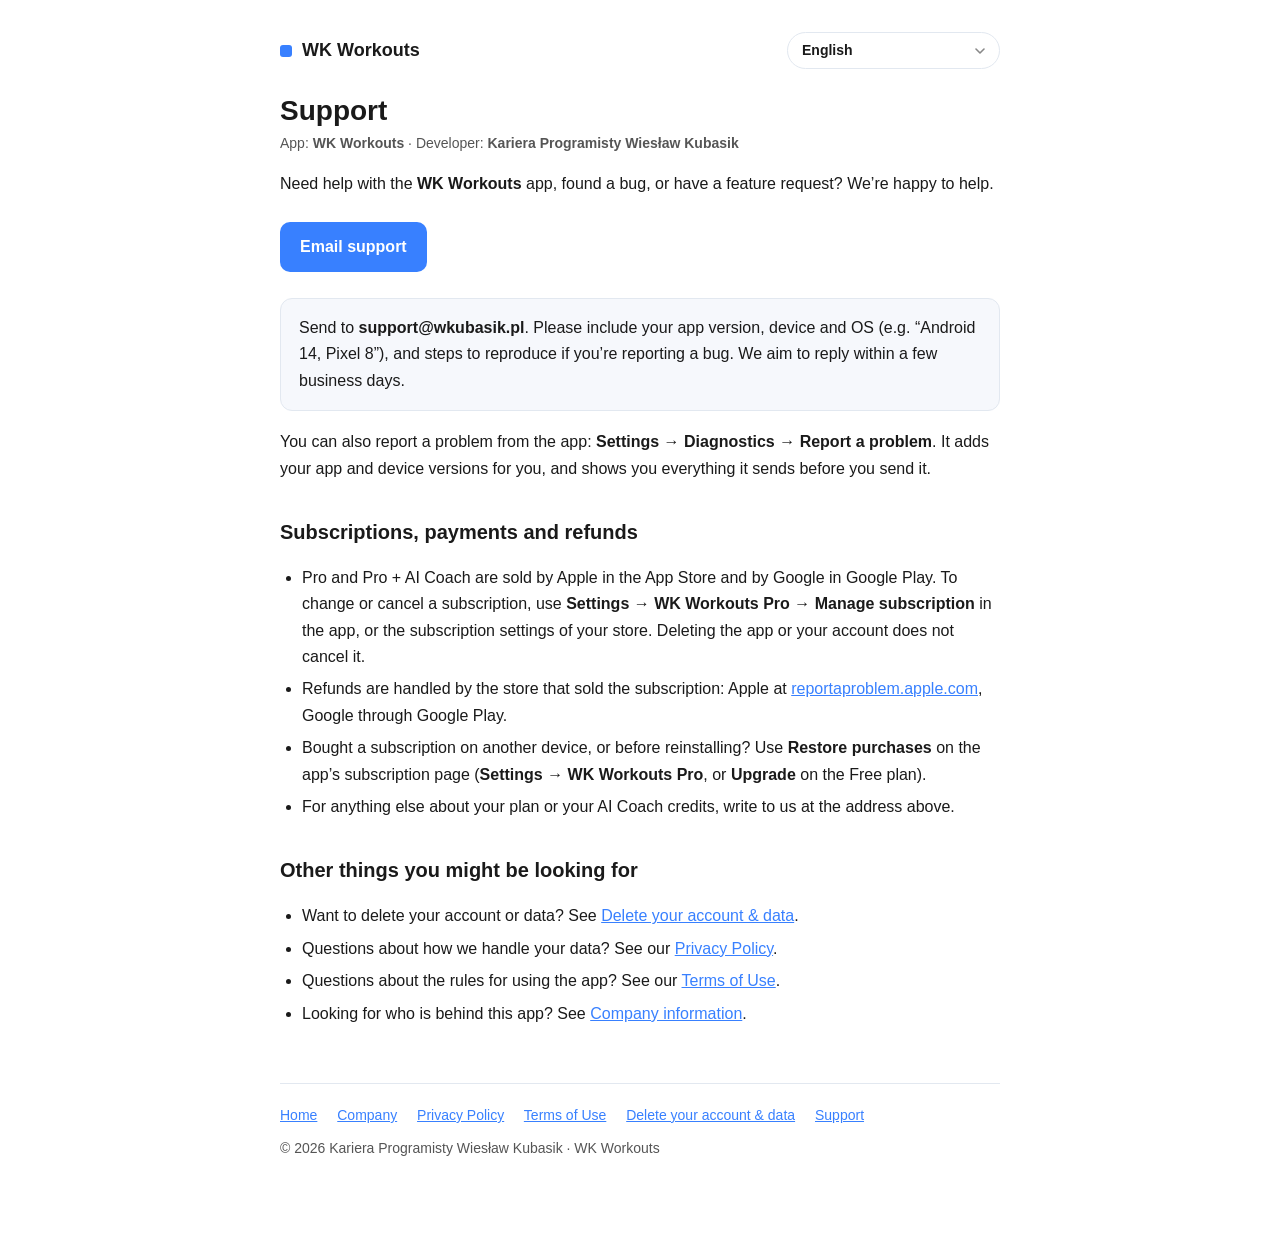
<file: support.html>
<!DOCTYPE html>
<html lang="en">
<head>
  <meta charset="utf-8">
  <meta name="viewport" content="width=device-width, initial-scale=1">
  <title>Support — WK Workouts</title>
  <meta name="robots" content="index, follow">
  <link rel="stylesheet" href="styles.css">
  <!-- alternates: the published languages, written by node tools/check-site.mjs --fix -->
  <link rel="alternate" hreflang="en" href="https://wkubasik.pl/support?lang=en">
  <link rel="alternate" hreflang="pl" href="https://wkubasik.pl/support?lang=pl">
  <link rel="alternate" hreflang="de" href="https://wkubasik.pl/support?lang=de">
  <link rel="alternate" hreflang="es-419" href="https://wkubasik.pl/support?lang=es-419">
  <link rel="alternate" hreflang="fr" href="https://wkubasik.pl/support?lang=fr">
  <link rel="alternate" hreflang="it" href="https://wkubasik.pl/support?lang=it">
  <link rel="alternate" hreflang="pt-BR" href="https://wkubasik.pl/support?lang=pt-BR">
  <link rel="alternate" hreflang="uk" href="https://wkubasik.pl/support?lang=uk">
  <link rel="alternate" hreflang="x-default" href="https://wkubasik.pl/support">
  <!-- /alternates -->
</head>
<body>
<div class="wrap">
  <header class="top">
    <a class="brand" href="index.html"><span class="dot"></span>WK Workouts</a>
    <div class="lang-menu" hidden></div>
  </header>

  <!-- ==================== ENGLISH ==================== -->
  <section class="lang" lang="en">
    <h1>Support</h1>
    <p class="updated">App: <strong>WK Workouts</strong> · Developer:
      <strong>Kariera Programisty Wiesław Kubasik</strong></p>

    <p>Need help with the <strong>WK Workouts</strong> app, found a bug, or have a feature request?
      We’re happy to help.</p>

    <p><a class="btn" href="mailto:support@wkubasik.pl?subject=WK%20Workouts%20support">Email support</a></p>

    <div class="card">
      Send to <strong>support@wkubasik.pl</strong>. Please include your app version, device
      and OS (e.g. “Android 14, Pixel 8”), and steps to reproduce if you’re reporting a bug. We
      aim to reply within a few business days.
    </div>

    <p>You can also report a problem from the app: <strong>Settings → Diagnostics → Report a problem</strong>. It adds
      your app and device versions for you, and shows you everything it sends before you send it.</p>

    <h2>Subscriptions, payments and refunds</h2>
    <ul>
      <li>Pro and Pro + AI Coach are sold by Apple in the App Store and by Google in Google Play. To change or cancel a
        subscription, use <strong>Settings → WK Workouts Pro → Manage subscription</strong> in the app, or the
        subscription settings of your store. Deleting the app or your account does not cancel it.</li>
      <li>Refunds are handled by the store that sold the subscription: Apple at
        <a href="https://reportaproblem.apple.com">reportaproblem.apple.com</a>, Google through Google Play.</li>
      <li>Bought a subscription on another device, or before reinstalling? Use <strong>Restore purchases</strong> on the
        app’s subscription page (<strong>Settings → WK Workouts Pro</strong>, or <strong>Upgrade</strong> on the Free
        plan).</li>
      <li>For anything else about your plan or your AI Coach credits, write to us at the address above.</li>
    </ul>

    <h2>Other things you might be looking for</h2>
    <ul>
      <li>Want to delete your account or data? See
        <a href="delete-account.html">Delete your account &amp; data</a>.</li>
      <li>Questions about how we handle your data? See our
        <a href="privacy-policy.html">Privacy Policy</a>.</li>
      <li>Questions about the rules for using the app? See our
        <a href="terms-of-service.html">Terms of Use</a>.</li>
      <li>Looking for who is behind this app? See
        <a href="company.html">Company information</a>.</li>
    </ul>
  </section>

  <!-- ==================== POLISH ==================== -->
  <section class="lang hidden" lang="pl">
    <h1>Pomoc</h1>
    <p class="updated">Aplikacja: <strong>WK Workouts</strong> · Deweloper:
      <strong>Kariera Programisty Wiesław Kubasik</strong></p>

    <p>Potrzebujesz pomocy z aplikacją <strong>WK Workouts</strong>, chcesz zgłosić błąd, a może masz
      pomysł na nową funkcję? Chętnie pomożemy.</p>

    <p><a class="btn" href="mailto:support@wkubasik.pl?subject=WK%20Workouts%20-%20pomoc">Napisz do wsparcia</a></p>

    <div class="card">
      Wyślij wiadomość na adres <strong>support@wkubasik.pl</strong>. Jeśli zgłaszasz błąd,
      podaj proszę wersję aplikacji, urządzenie i system (np. „Android 14, Pixel 8”) oraz kroki
      pozwalające go odtworzyć. Staramy się odpowiadać w ciągu kilku dni roboczych.
    </div>

    <p>Problem możesz też zgłosić z aplikacji: <strong>Ustawienia → Diagnostyka → Zgłoś problem</strong>. Zgłoszenie
      samo dołącza wersje aplikacji i urządzenia i pokazuje Ci wszystko, co wyśle, zanim je wyślesz.</p>

    <h2>Subskrypcje, płatności i zwroty</h2>
    <ul>
      <li>Pro i Pro + Trener AI sprzedaje Apple w App Store i Google w Google Play. Aby zmienić lub anulować
        subskrypcję, użyj opcji <strong>Ustawienia → WK Workouts Pro → Zarządzaj subskrypcją</strong> w aplikacji albo
        ustawień subskrypcji w swoim sklepie. Usunięcie aplikacji lub konta jej nie anuluje.</li>
      <li>Zwroty obsługuje sklep, który sprzedał subskrypcję: Apple na stronie
        <a href="https://reportaproblem.apple.com">reportaproblem.apple.com</a>, Google w Google Play.</li>
      <li>Subskrypcja kupiona na innym urządzeniu albo przed ponowną instalacją? Użyj opcji <strong>Przywróć zakupy</strong> na
        stronie subskrypcji w aplikacji (<strong>Ustawienia → WK Workouts Pro</strong>, a w planie Darmowym
        <strong>Ulepsz plan</strong>).</li>
      <li>W pozostałych sprawach dotyczących Twojego planu lub kredytów Trenera AI napisz do nas na adres podany
        powyżej.</li>
    </ul>

    <h2>Inne przydatne strony</h2>
    <ul>
      <li>Chcesz usunąć konto lub dane? Zobacz stronę
        <a href="delete-account.html">Usuń swoje konto i dane</a>.</li>
      <li>Pytania o to, jak przetwarzamy Twoje dane? Zobacz naszą
        <a href="privacy-policy.html">Politykę prywatności</a>.</li>
      <li>Pytania o zasady korzystania z aplikacji? Zobacz nasz
        <a href="terms-of-service.html">Regulamin</a>.</li>
      <li>Szukasz informacji o tym, kto stoi za tą aplikacją? Zobacz
        <a href="company.html">Informacje o firmie</a>.</li>
    </ul>
  </section>

  <!-- ==================== GERMAN ==================== -->
  <section class="lang hidden" lang="de">
    <h1>Support</h1>
    <p class="updated">App: <strong>WK Workouts</strong> · Entwickler:
      <strong>Kariera Programisty Wiesław Kubasik</strong></p>

    <p>Du brauchst Hilfe mit der App <strong>WK Workouts</strong>, hast einen Fehler gefunden oder wünschst dir eine
      Funktion? Wir helfen dir gern.</p>

    <p><a class="btn" href="mailto:support@wkubasik.pl?subject=Support%20f%C3%BCr%20WK%20Workouts">E-Mail an den Support</a></p>

    <div class="card">
      Schreib an <strong>support@wkubasik.pl</strong>. Gib bitte deine App-Version, dein Gerät und dein Betriebssystem an
      (zum Beispiel „Android 14, Pixel 8“) und, wenn du einen Fehler meldest, die Schritte, mit denen er sich
      nachvollziehen lässt. Wir bemühen uns, innerhalb weniger Werktage zu antworten.
    </div>

    <p>Du kannst ein Problem auch in der App melden: <strong>Einstellungen → Diagnose → Problem melden</strong>. Die App
      fügt die Versionen von App und Gerät für dich hinzu und zeigt dir alles, was sie sendet, bevor du es abschickst.</p>

    <h2>Abos, Zahlungen und Erstattungen</h2>
    <ul>
      <li>Pro und Pro + KI-Coach verkaufen Apple im App Store und Google bei Google Play. Um ein Abo zu ändern oder zu
        kündigen, nutze <strong>Einstellungen → WK Workouts Pro → Abo verwalten</strong> in der App oder die Abo-Einstellungen deines
        Stores. Das Löschen der App oder deines Kontos kündigt es nicht.</li>
      <li>Erstattungen bearbeitet der Store, der das Abo verkauft hat: Apple unter
        <a href="https://reportaproblem.apple.com">reportaproblem.apple.com</a>, Google über Google Play.</li>
      <li>Du hast ein Abo auf einem anderen Gerät oder vor einer Neuinstallation gekauft? Nutze <strong>Käufe wiederherstellen</strong> auf
        der Abo-Seite der App (<strong>Einstellungen → WK Workouts Pro</strong> oder, im Tarif Kostenlos,
        <strong>Upgrade</strong>).</li>
      <li>Bei allen anderen Fragen zu deinem Tarif oder deinen Coach-Credits schreib uns an die oben genannte
        Adresse.</li>
    </ul>

    <h2>Was du vielleicht sonst noch suchst</h2>
    <ul>
      <li>Du möchtest dein Konto oder deine Daten löschen? Siehe
        <a href="delete-account.html">Dein Konto und deine Daten löschen</a>.</li>
      <li>Fragen dazu, wie wir mit deinen Daten umgehen? Siehe unsere
        <a href="privacy-policy.html">Datenschutzerklärung</a>.</li>
      <li>Fragen zu den Regeln für die Nutzung der App? Siehe unsere
        <a href="terms-of-service.html">Nutzungsbedingungen</a>.</li>
      <li>Du möchtest wissen, wer hinter dieser App steht? Siehe die
        <a href="company.html">Angaben zum Unternehmen</a>.</li>
    </ul>
  </section>

  <!-- ==================== SPANISH (LATIN AMERICA) ==================== -->
  <section class="lang hidden" lang="es-419">
    <h1>Soporte</h1>
    <p class="updated">App: <strong>WK Workouts</strong> · Desarrollador:
      <strong>Kariera Programisty Wiesław Kubasik</strong></p>

    <p>¿Necesitas ayuda con la app <strong>WK Workouts</strong>, quieres reportar un error o tienes una idea para una
      función nueva? Será un placer ayudarte.</p>

    <p><a class="btn" href="mailto:support@wkubasik.pl?subject=Soporte%20de%20WK%20Workouts">Escribir a soporte</a></p>

    <div class="card">
      Escribe a <strong>support@wkubasik.pl</strong>. Indica la versión de la app, tu dispositivo y su sistema operativo
      (p. ej., “Android 14, Pixel 8”) y, si reportas un error, los pasos para reproducirlo. Intentamos
      responder en unos pocos días hábiles.
    </div>

    <p>También puedes reportar un problema desde la app: <strong>Configuración → Diagnóstico → Reportar un problema</strong>.
      Incluye automáticamente las versiones de la app y del dispositivo, y te muestra todo lo que envía antes de que lo
      envíes.</p>

    <h2>Suscripciones, pagos y reembolsos</h2>
    <ul>
      <li>Pro y Pro + Entrenador IA los venden Apple en App Store y Google en Google Play. Para cambiar o cancelar una
        suscripción, usa <strong>Configuración → WK Workouts Pro → Administrar suscripción</strong> en la app, o la
        configuración de suscripciones de tu tienda. Eliminar la app o tu cuenta no la cancela.</li>
      <li>Los reembolsos los tramita la tienda que vendió la suscripción: Apple en
        <a href="https://reportaproblem.apple.com">reportaproblem.apple.com</a>, Google a través de Google Play.</li>
      <li>¿Compraste una suscripción en otro dispositivo, o antes de reinstalar la app? Usa <strong>Restaurar compras</strong> en la
        página de suscripción de la app (<strong>Configuración → WK Workouts Pro</strong> o, en el plan Gratis,
        <strong>Mejorar plan</strong>).</li>
      <li>Para cualquier otra consulta sobre tu plan o tus créditos del Entrenador IA, escríbenos a la dirección de arriba.</li>
    </ul>

    <h2>Otras cosas que podrías estar buscando</h2>
    <ul>
      <li>¿Quieres eliminar tu cuenta o tus datos? Consulta
        <a href="delete-account.html">Eliminar tu cuenta y tus datos</a>.</li>
      <li>¿Tienes preguntas sobre cómo tratamos tus datos? Consulta nuestra
        <a href="privacy-policy.html">Política de privacidad</a>.</li>
      <li>¿Tienes preguntas sobre las normas de uso de la app? Consulta nuestros
        <a href="terms-of-service.html">Términos de uso</a>.</li>
      <li>¿Quieres saber quién está detrás de esta app? Consulta la
        <a href="company.html">Información de la empresa</a>.</li>
    </ul>
  </section>

  <!-- ==================== FRENCH ==================== -->
  <section class="lang hidden" lang="fr">
    <h1>Assistance</h1>
    <p class="updated">Application : <strong>WK Workouts</strong> · Développeur :
      <strong>Kariera Programisty Wiesław Kubasik</strong></p>

    <p>Besoin d’aide avec l’application <strong>WK Workouts</strong>, un bug à signaler ou une idée de fonctionnalité ?
      Nous sommes là pour t’aider.</p>

    <p><a class="btn" href="mailto:support@wkubasik.pl?subject=Assistance%20WK%20Workouts">Écrire à l’assistance</a></p>

    <div class="card">
      Écris à <strong>support@wkubasik.pl</strong>. Indique la version de l’application, ton appareil et son système
      (par exemple « Android 14, Pixel 8 ») et, si tu signales un bug, les étapes pour le reproduire. Nous nous
      efforçons de répondre en quelques jours ouvrables.
    </div>

    <p>Tu peux aussi signaler un problème depuis l’application : <strong>Paramètres → Diagnostic → Signaler un
      problème</strong>. Le signalement ajoute pour toi les versions de l’application et de ton appareil, et te montre
      tout ce qu’il envoie avant que tu ne l’envoies.</p>

    <h2>Abonnements, paiements et remboursements</h2>
    <ul>
      <li>Pro et Pro + Coach IA sont vendus par Apple sur l’App Store et par Google sur Google Play. Pour modifier ou
        résilier un abonnement, utilise <strong>Paramètres → WK Workouts Pro → Gérer l’abonnement</strong> dans
        l’application, ou les réglages d’abonnement de ta boutique. Supprimer l’application ou ton compte ne le résilie
        pas.</li>
      <li>Les remboursements sont traités par la boutique qui a vendu l’abonnement : Apple sur
        <a href="https://reportaproblem.apple.com">reportaproblem.apple.com</a>, Google via Google Play.</li>
      <li>Tu as acheté un abonnement sur un autre appareil, ou avant de réinstaller l’application ? Utilise
        <strong>Restaurer les achats</strong> sur la page d’abonnement de l’application (<strong>Paramètres → WK Workouts
        Pro</strong> ou, avec l’offre Gratuit, <strong>Passer à Pro</strong>).</li>
      <li>Pour toute autre question sur ton offre ou tes crédits du Coach IA, écris-nous à l’adresse ci-dessus.</li>
    </ul>

    <h2>Autres pages qui pourraient t’être utiles</h2>
    <ul>
      <li>Tu veux supprimer ton compte ou tes données ? Consulte la page
        <a href="delete-account.html">Supprimer ton compte et tes données</a>.</li>
      <li>Des questions sur la façon dont nous traitons tes données ? Consulte notre
        <a href="privacy-policy.html">Politique de confidentialité</a>.</li>
      <li>Des questions sur les règles d’utilisation de l’application ? Consulte nos
        <a href="terms-of-service.html">Conditions d’utilisation</a>.</li>
      <li>Tu veux savoir qui se trouve derrière cette application ? Consulte les
        <a href="company.html">Informations sur l’entreprise</a>.</li>
    </ul>
  </section>

  <!-- ==================== ITALIAN ==================== -->
  <section class="lang hidden" lang="it">
    <h1>Assistenza</h1>
    <p class="updated">App: <strong>WK Workouts</strong> · Sviluppatore:
      <strong>Kariera Programisty Wiesław Kubasik</strong></p>

    <p>Ti serve aiuto con l’app <strong>WK Workouts</strong>, hai trovato un bug o vuoi proporre una nuova funzione?
      Saremo felici di aiutarti.</p>

    <p><a class="btn" href="mailto:support@wkubasik.pl?subject=Assistenza%20WK%20Workouts">Scrivi all’assistenza</a></p>

    <div class="card">
      Scrivi a <strong>support@wkubasik.pl</strong>. Indica la versione dell’app, il dispositivo e il sistema
      operativo (ad es. “Android 14, Pixel 8”) e, se segnali un bug, i passaggi per riprodurlo. Cerchiamo di
      rispondere entro pochi giorni lavorativi.
    </div>

    <p>Puoi anche segnalare un problema dall’app: <strong>Impostazioni → Diagnostica → Segnala un problema</strong>. La
      segnalazione aggiunge da sola le versioni dell’app e del dispositivo, e ti mostra tutto ciò che invia prima che tu la
      invii.</p>

    <h2>Abbonamenti, pagamenti e rimborsi</h2>
    <ul>
      <li>Pro e Pro + Coach AI sono venduti da Apple su App Store e da Google su Google Play. Per modificare o annullare
        un abbonamento, usa <strong>Impostazioni → WK Workouts Pro → Gestisci abbonamento</strong> nell’app, oppure le
        impostazioni degli abbonamenti del tuo store. Eliminare l’app o il tuo account non lo annulla.</li>
      <li>I rimborsi sono gestiti dallo store che ha venduto l’abbonamento: Apple su
        <a href="https://reportaproblem.apple.com">reportaproblem.apple.com</a>, Google tramite Google Play.</li>
      <li>Hai acquistato un abbonamento su un altro dispositivo, o prima di reinstallare l’app? Usa <strong>Ripristina acquisti</strong> nella
        pagina dell’abbonamento dell’app (<strong>Impostazioni → WK Workouts Pro</strong> o, con il piano Gratuito,
        <strong>Passa a Pro</strong>).</li>
      <li>Per qualsiasi altra domanda sul tuo piano o sui tuoi crediti del Coach AI, scrivici all’indirizzo indicato
        sopra.</li>
    </ul>

    <h2>Altre cose che potresti cercare</h2>
    <ul>
      <li>Vuoi eliminare il tuo account o i tuoi dati? Vedi
        <a href="delete-account.html">Elimina il tuo account e i tuoi dati</a>.</li>
      <li>Domande su come trattiamo i tuoi dati? Leggi la nostra
        <a href="privacy-policy.html">Informativa sulla privacy</a>.</li>
      <li>Domande sulle regole per usare l’app? Leggi i nostri
        <a href="terms-of-service.html">Termini di utilizzo</a>.</li>
      <li>Vuoi sapere chi c’è dietro questa app? Vedi le
        <a href="company.html">Informazioni sull’azienda</a>.</li>
    </ul>
  </section>

  <!-- ==================== PORTUGUESE (BRAZIL) ==================== -->
  <section class="lang hidden" lang="pt-BR">
    <h1>Suporte</h1>
    <p class="updated">Aplicativo: <strong>WK Workouts</strong> · Desenvolvedor:
      <strong>Kariera Programisty Wiesław Kubasik</strong></p>

    <p>Precisa de ajuda com o aplicativo <strong>WK Workouts</strong>, encontrou um bug ou quer sugerir um recurso?
      Teremos prazer em ajudar.</p>

    <p><a class="btn" href="mailto:support@wkubasik.pl?subject=Suporte%20do%20WK%20Workouts">Enviar e-mail ao suporte</a></p>

    <div class="card">
      Envie para <strong>support@wkubasik.pl</strong>. Informe, por favor, a versão do aplicativo, o dispositivo
      e o sistema (por exemplo, “Android 14, Pixel 8”) e, se estiver relatando um bug, os passos para reproduzi-lo.
      Procuramos responder em poucos dias úteis.
    </div>

    <p>Você também pode relatar um problema pelo aplicativo: <strong>Configurações → Diagnóstico → Relatar um
      problema</strong>. O relato inclui automaticamente as versões do aplicativo e do dispositivo, e mostra a você tudo
      o que será enviado antes do envio.</p>

    <h2>Assinaturas, pagamentos e reembolsos</h2>
    <ul>
      <li>Pro e Pro + Treinador IA são vendidos pela Apple na App Store e pelo Google no Google Play. Para mudar ou
        cancelar uma assinatura, use <strong>Configurações → WK Workouts Pro → Gerenciar assinatura</strong> no aplicativo, ou
        as opções de assinatura da sua loja. Excluir o aplicativo ou a sua conta não a cancela.</li>
      <li>Os reembolsos ficam a cargo da loja que vendeu a assinatura: a Apple em
        <a href="https://reportaproblem.apple.com">reportaproblem.apple.com</a>, o Google pelo Google Play.</li>
      <li>Comprou uma assinatura em outro dispositivo, ou antes de reinstalar o aplicativo? Use <strong>Restaurar compras</strong> na
        página de assinatura do aplicativo (<strong>Configurações → WK Workouts Pro</strong> ou, no plano Gratuito,
        <strong>Fazer upgrade</strong>).</li>
      <li>Para qualquer outro assunto sobre o seu plano ou os seus créditos do Treinador IA, escreva para nós no
        endereço acima.</li>
    </ul>

    <h2>Outras coisas que você pode estar procurando</h2>
    <ul>
      <li>Quer excluir a sua conta ou os seus dados? Veja
        <a href="delete-account.html">Excluir sua conta e seus dados</a>.</li>
      <li>Dúvidas sobre como tratamos os seus dados? Veja a nossa
        <a href="privacy-policy.html">Política de privacidade</a>.</li>
      <li>Dúvidas sobre as regras de uso do aplicativo? Veja os nossos
        <a href="terms-of-service.html">Termos de uso</a>.</li>
      <li>Quer saber quem está por trás deste aplicativo? Veja as
        <a href="company.html">Informações da empresa</a>.</li>
    </ul>
  </section>

  <!-- ==================== UKRAINIAN ==================== -->
  <section class="lang hidden" lang="uk">
    <h1>Підтримка</h1>
    <p class="updated">Застосунок: <strong>WK Workouts</strong> · Розробник:
      <strong>Kariera Programisty Wiesław Kubasik</strong></p>

    <p>Потрібна допомога із застосунком <strong>WK Workouts</strong>, знайшли помилку чи маєте ідею нової функції?
      Ми радо допоможемо.</p>

    <p><a class="btn" href="mailto:support@wkubasik.pl?subject=%D0%9F%D1%96%D0%B4%D1%82%D1%80%D0%B8%D0%BC%D0%BA%D0%B0%20WK%20Workouts">Написати в підтримку</a></p>

    <div class="card">
      Надішліть лист на <strong>support@wkubasik.pl</strong>. Укажіть, будь ласка, версію застосунку, пристрій
      і систему (наприклад, «Android 14, Pixel 8»), а якщо повідомляєте про помилку, — кроки, щоб її відтворити. Ми
      намагаємося відповідати протягом кількох робочих днів.
    </div>

    <p>Повідомити про проблему можна й у застосунку: <strong>Налаштування → Діагностика → Повідомити про
      проблему</strong>. Звіт сам додає версії вашого застосунку та пристрою і перед надсиланням показує вам усе, що буде
      надіслано.</p>

    <h2>Підписки, оплата й повернення коштів</h2>
    <ul>
      <li>Pro і Pro + ШІ-тренер продають Apple в App Store і Google у Google Play. Щоб змінити чи скасувати підписку,
        скористайтеся пунктом <strong>Налаштування → WK Workouts Pro → Керувати підпискою</strong> в застосунку або
        налаштуваннями підписок у своєму магазині. Видалення застосунку чи облікового запису підписку не скасовує.</li>
      <li>Повернення коштів опрацьовує магазин, який продав підписку: Apple — на
        <a href="https://reportaproblem.apple.com">reportaproblem.apple.com</a>, Google — через Google Play.</li>
      <li>Купили підписку на іншому пристрої чи до перевстановлення застосунку? Скористайтеся пунктом
        <strong>Відновити покупки</strong> на сторінці підписки в застосунку (<strong>Налаштування → WK Workouts
        Pro</strong>, а в Безкоштовному тарифі — <strong>Покращити тариф</strong>).</li>
      <li>З усіх інших питань щодо вашого тарифу чи кредитів ШІ-тренера пишіть нам на адресу, зазначену вище.</li>
    </ul>

    <h2>Що ще може вам знадобитися</h2>
    <ul>
      <li>Хочете видалити обліковий запис або дані? Перегляньте сторінку
        <a href="delete-account.html">Видалення облікового запису й даних</a>.</li>
      <li>Маєте запитання про те, як ми поводимося з вашими даними? Перегляньте нашу
        <a href="privacy-policy.html">Політику конфіденційності</a>.</li>
      <li>Маєте запитання про правила користування застосунком? Перегляньте наші
        <a href="terms-of-service.html">Умови використання</a>.</li>
      <li>Хочете знати, хто стоїть за цим застосунком? Перегляньте
        <a href="company.html">Відомості про компанію</a>.</li>
    </ul>
  </section>

  <footer class="foot">
    <a href="index.html" data-word="home">Home</a>
    <a href="company.html" data-word="company">Company</a>
    <a href="privacy-policy.html" data-word="privacy">Privacy Policy</a>
    <a href="terms-of-service.html" data-word="terms">Terms of Use</a>
    <a href="delete-account.html" data-word="delete">Delete your account &amp; data</a>
    <a href="support.html" data-word="support">Support</a>
    <div style="margin-top:10px">© 2026 Kariera Programisty Wiesław Kubasik · WK Workouts</div>
  </footer>
</div>

<script src="lang.js"></script>
</body>
</html>
</file>
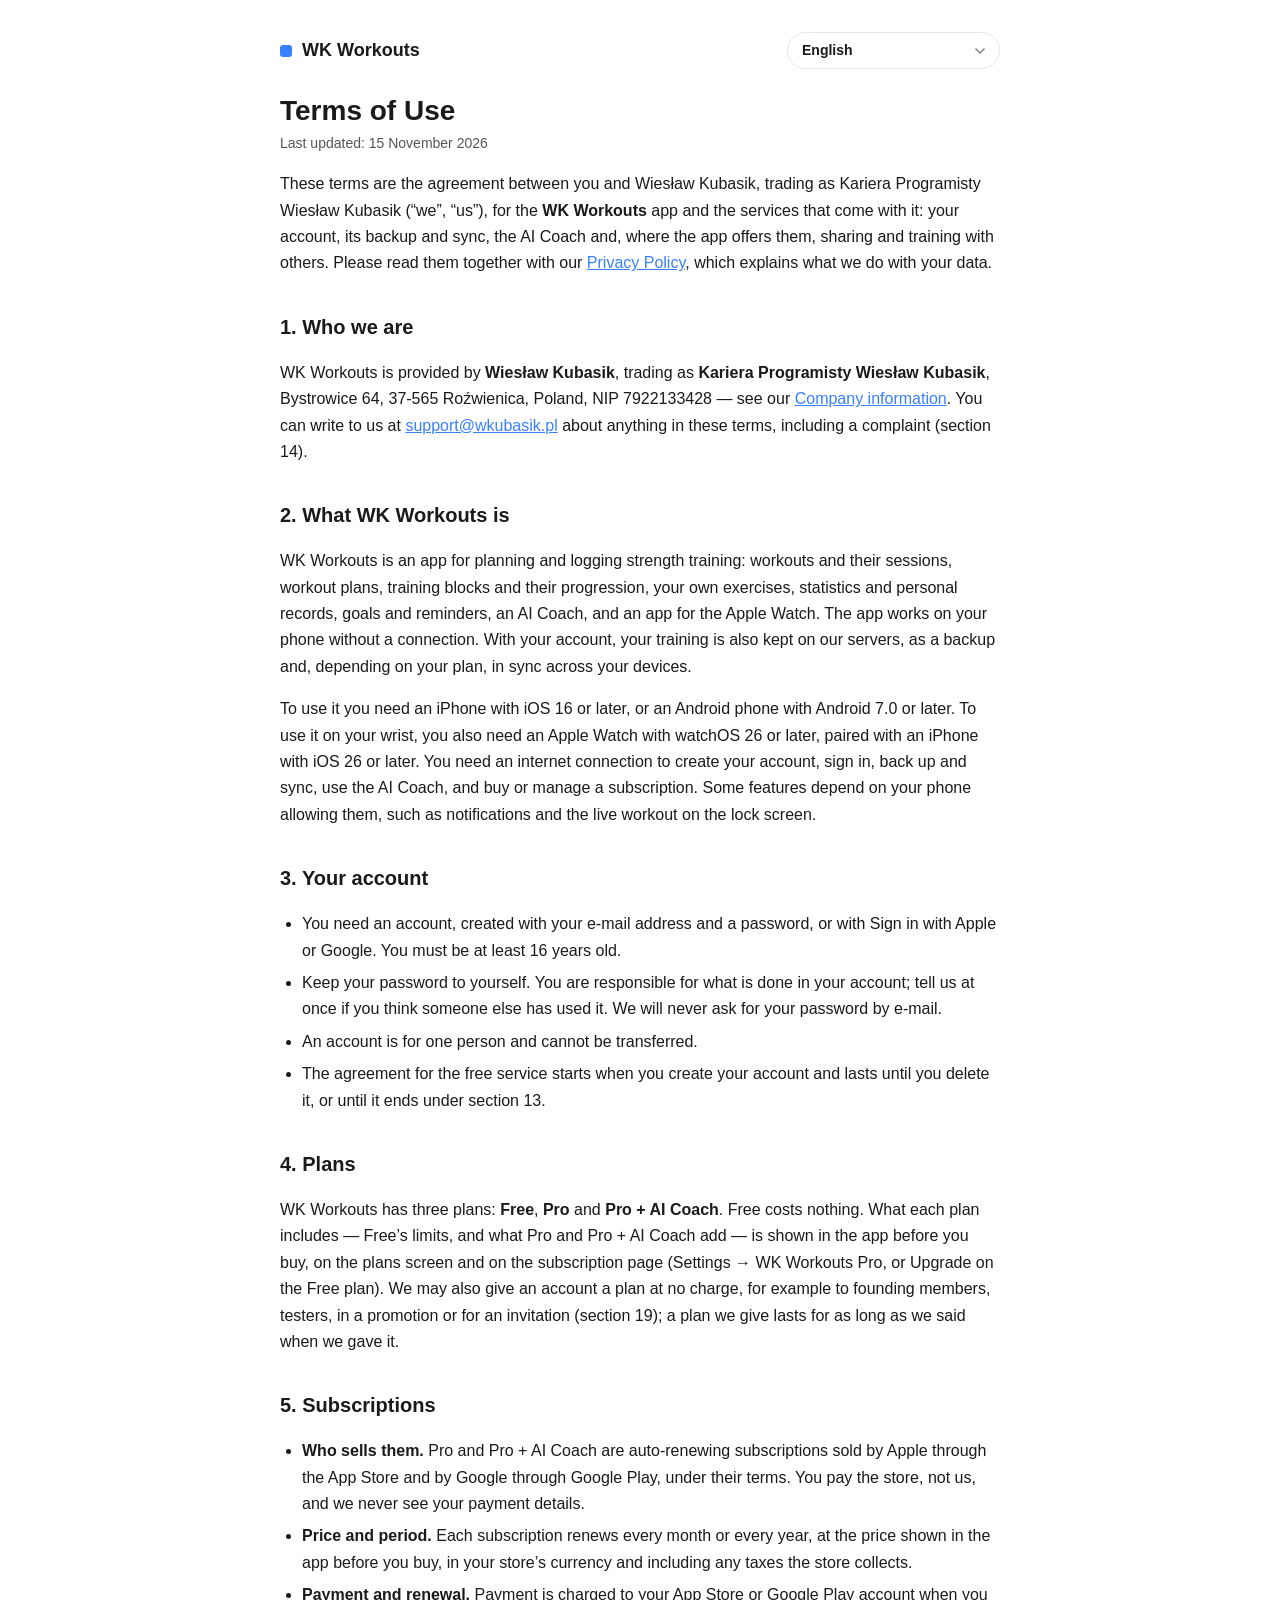
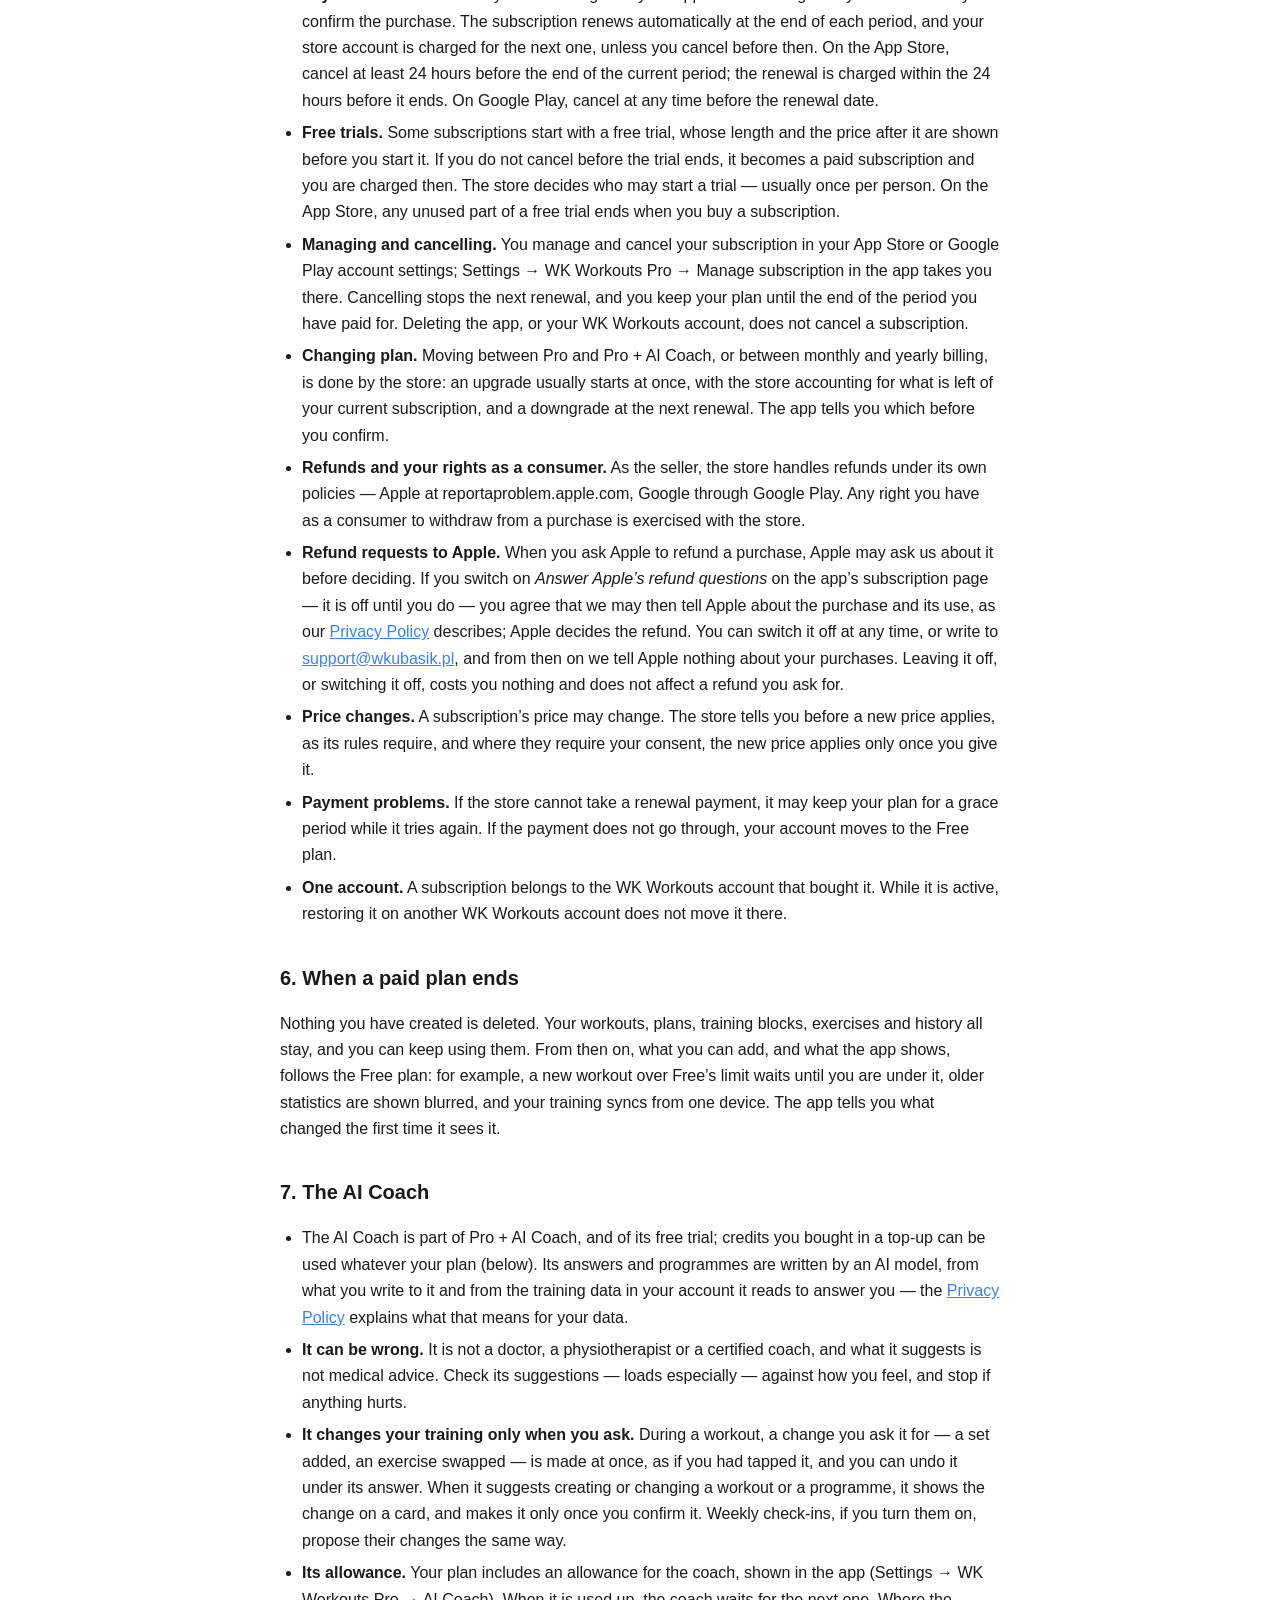
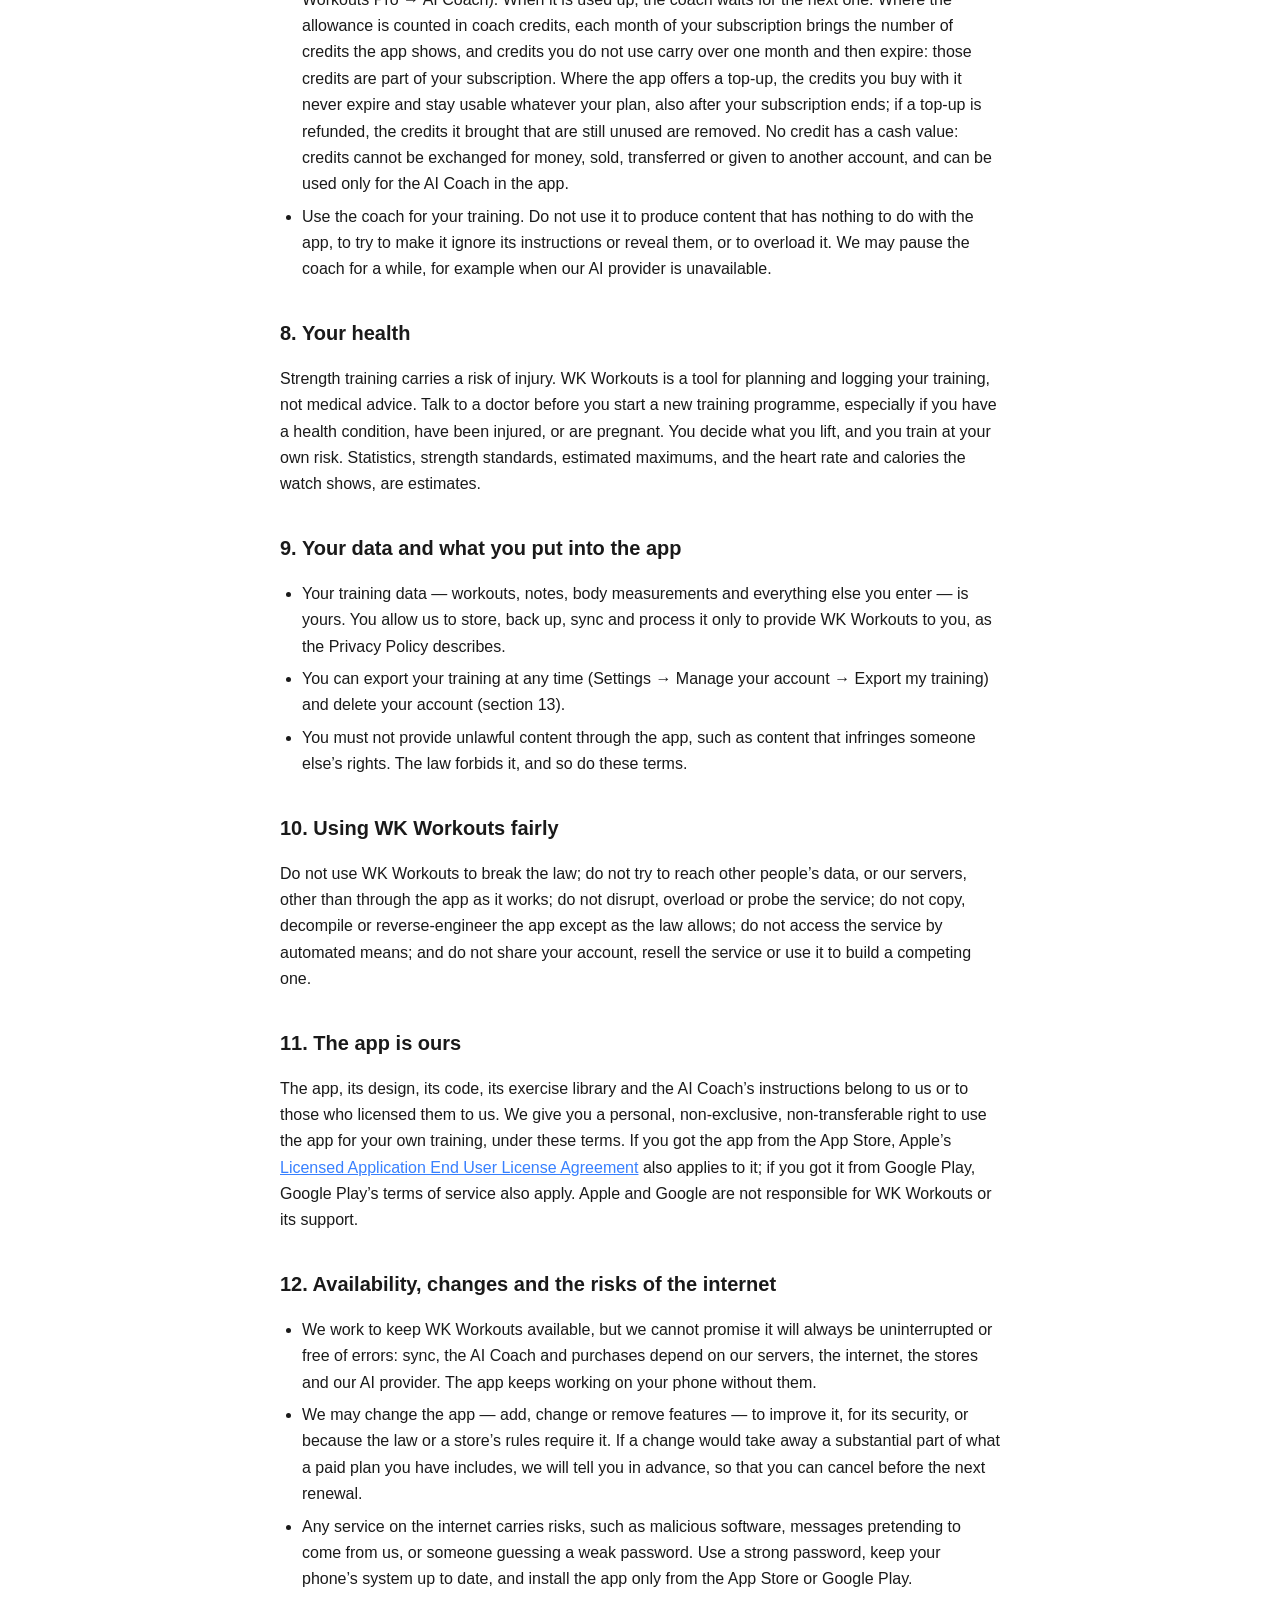
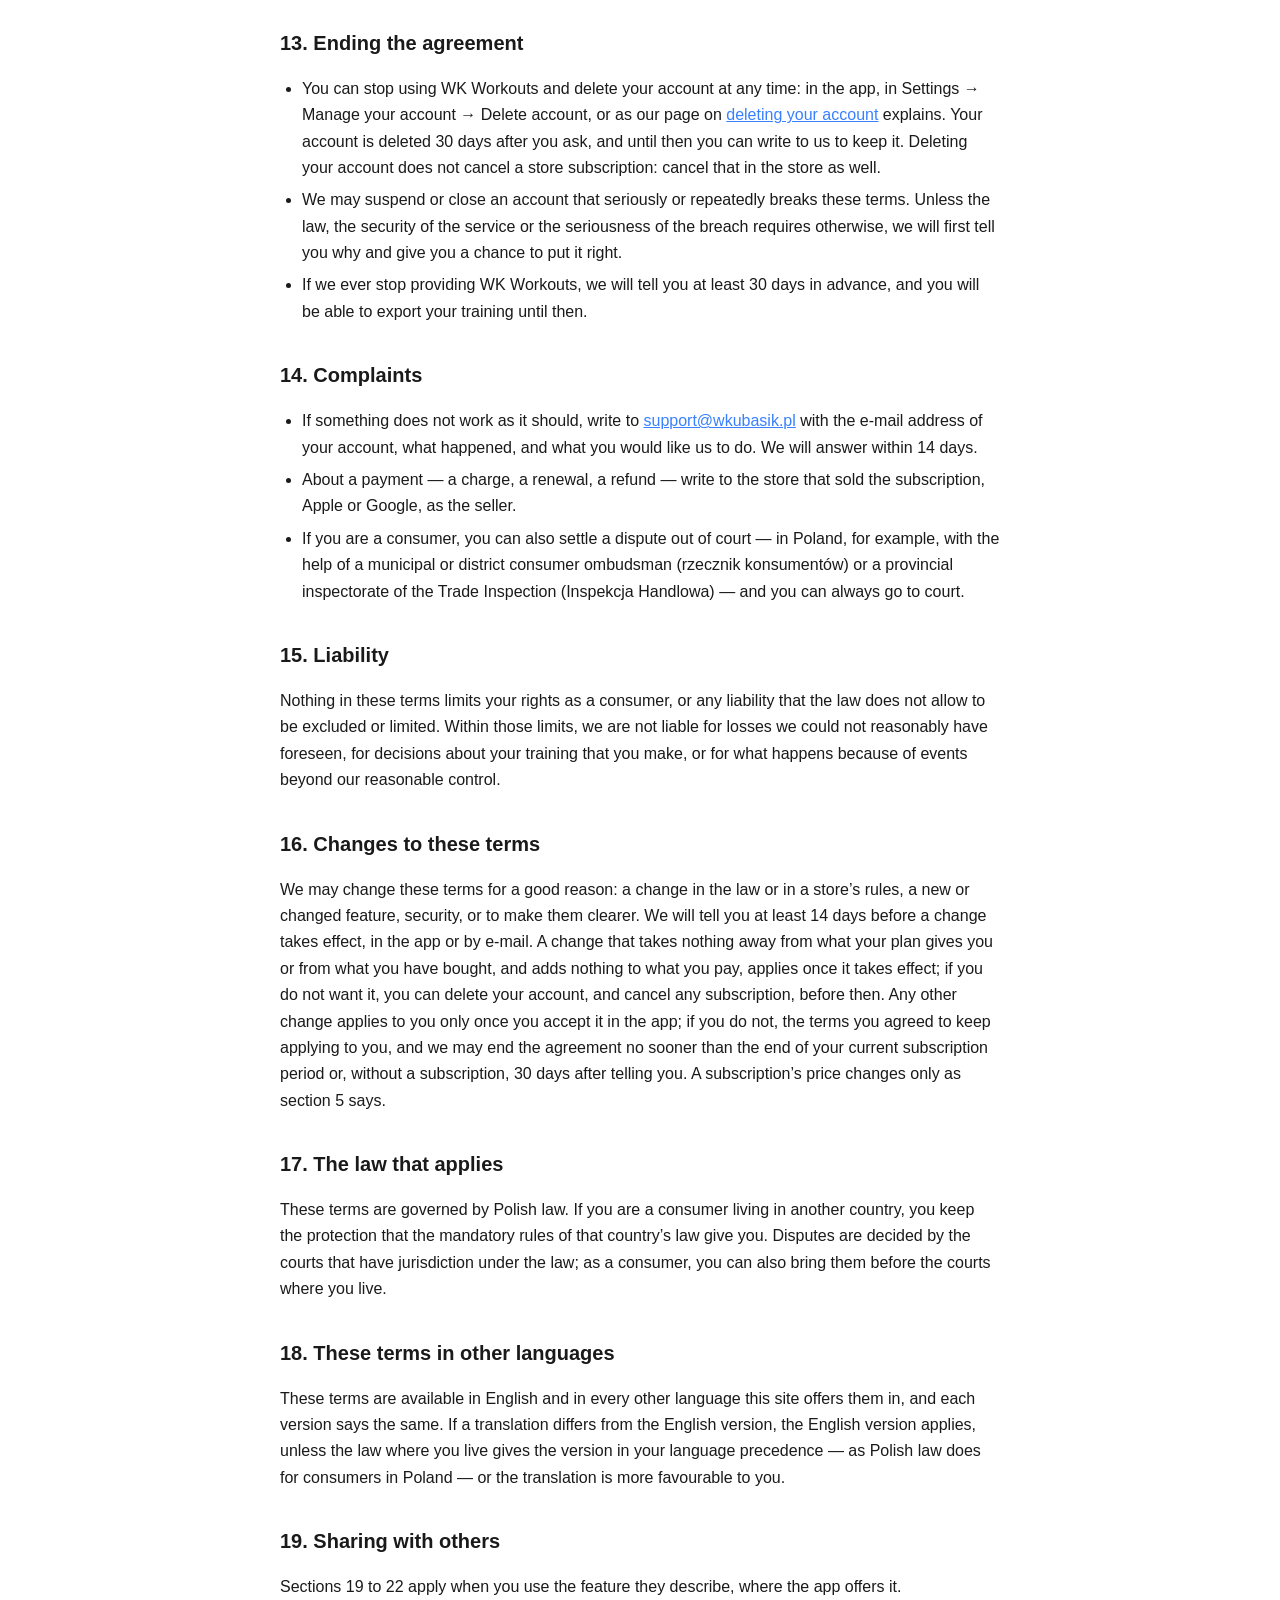
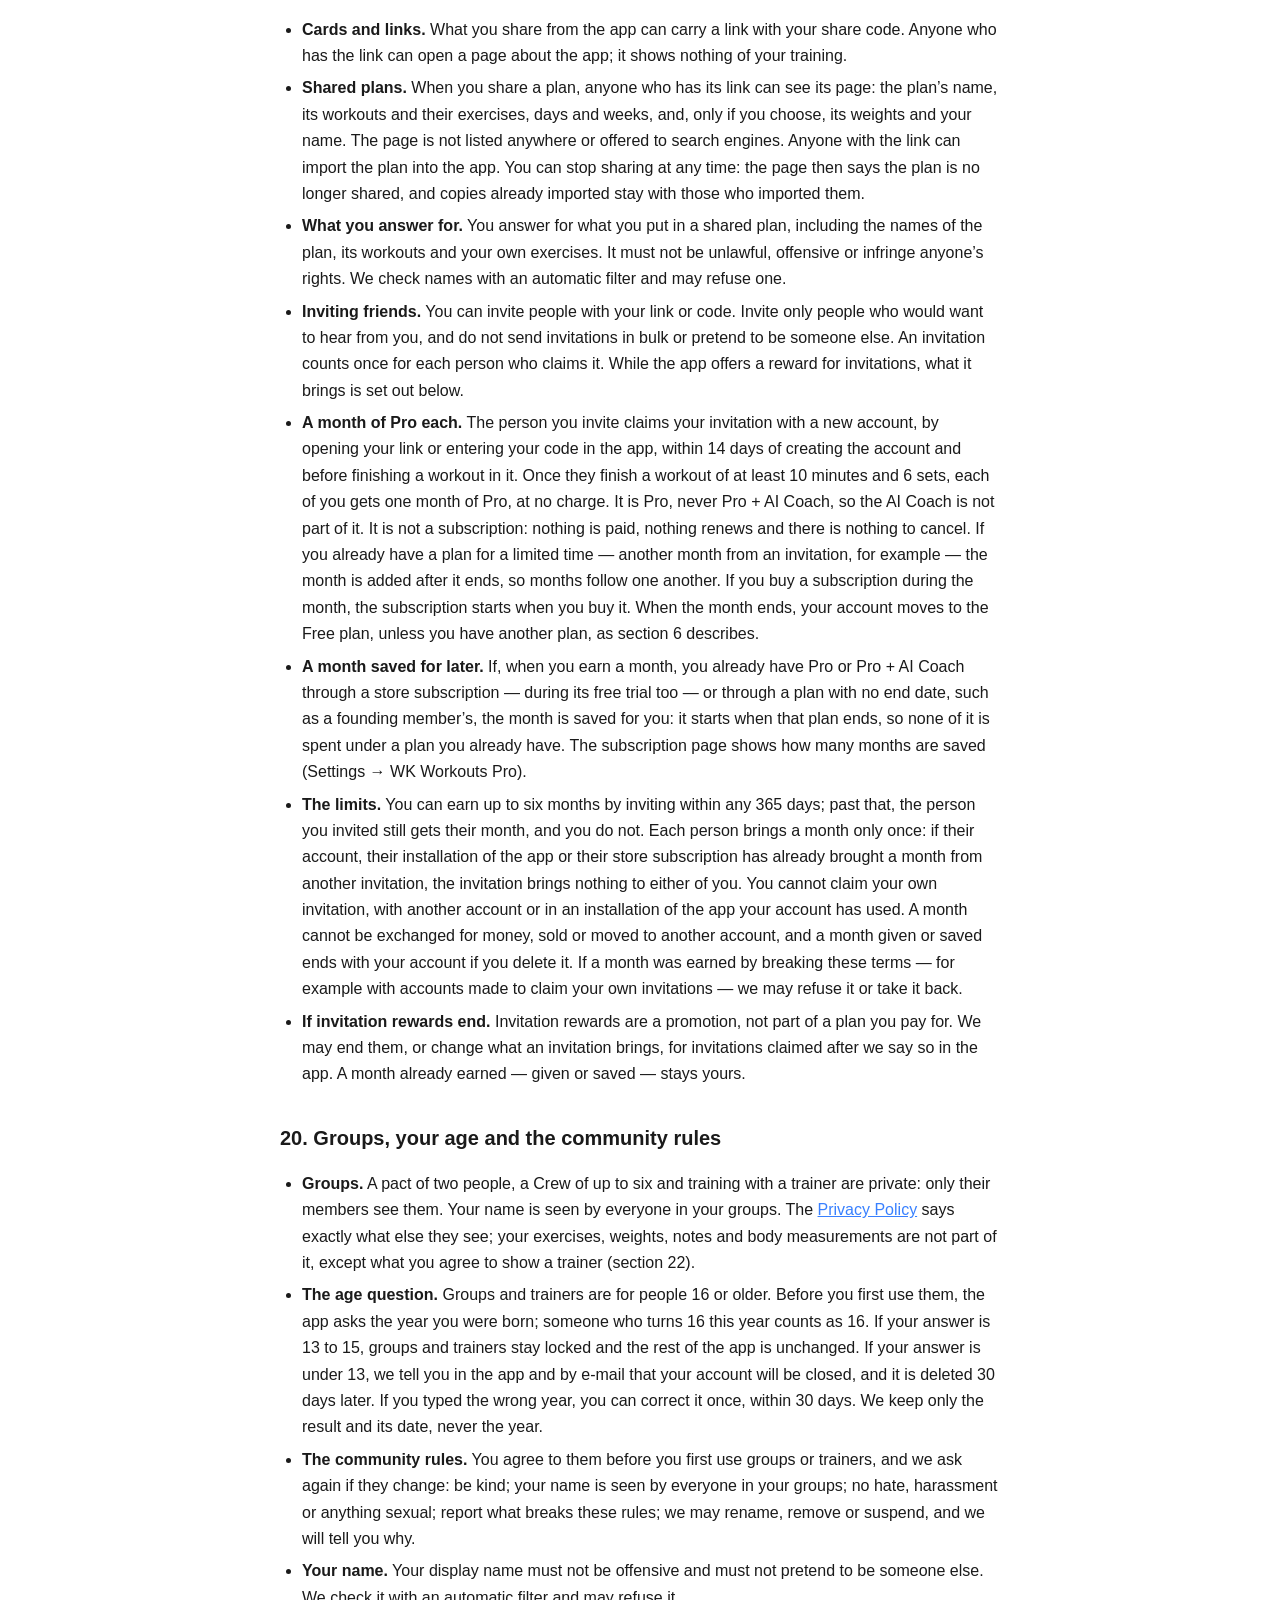
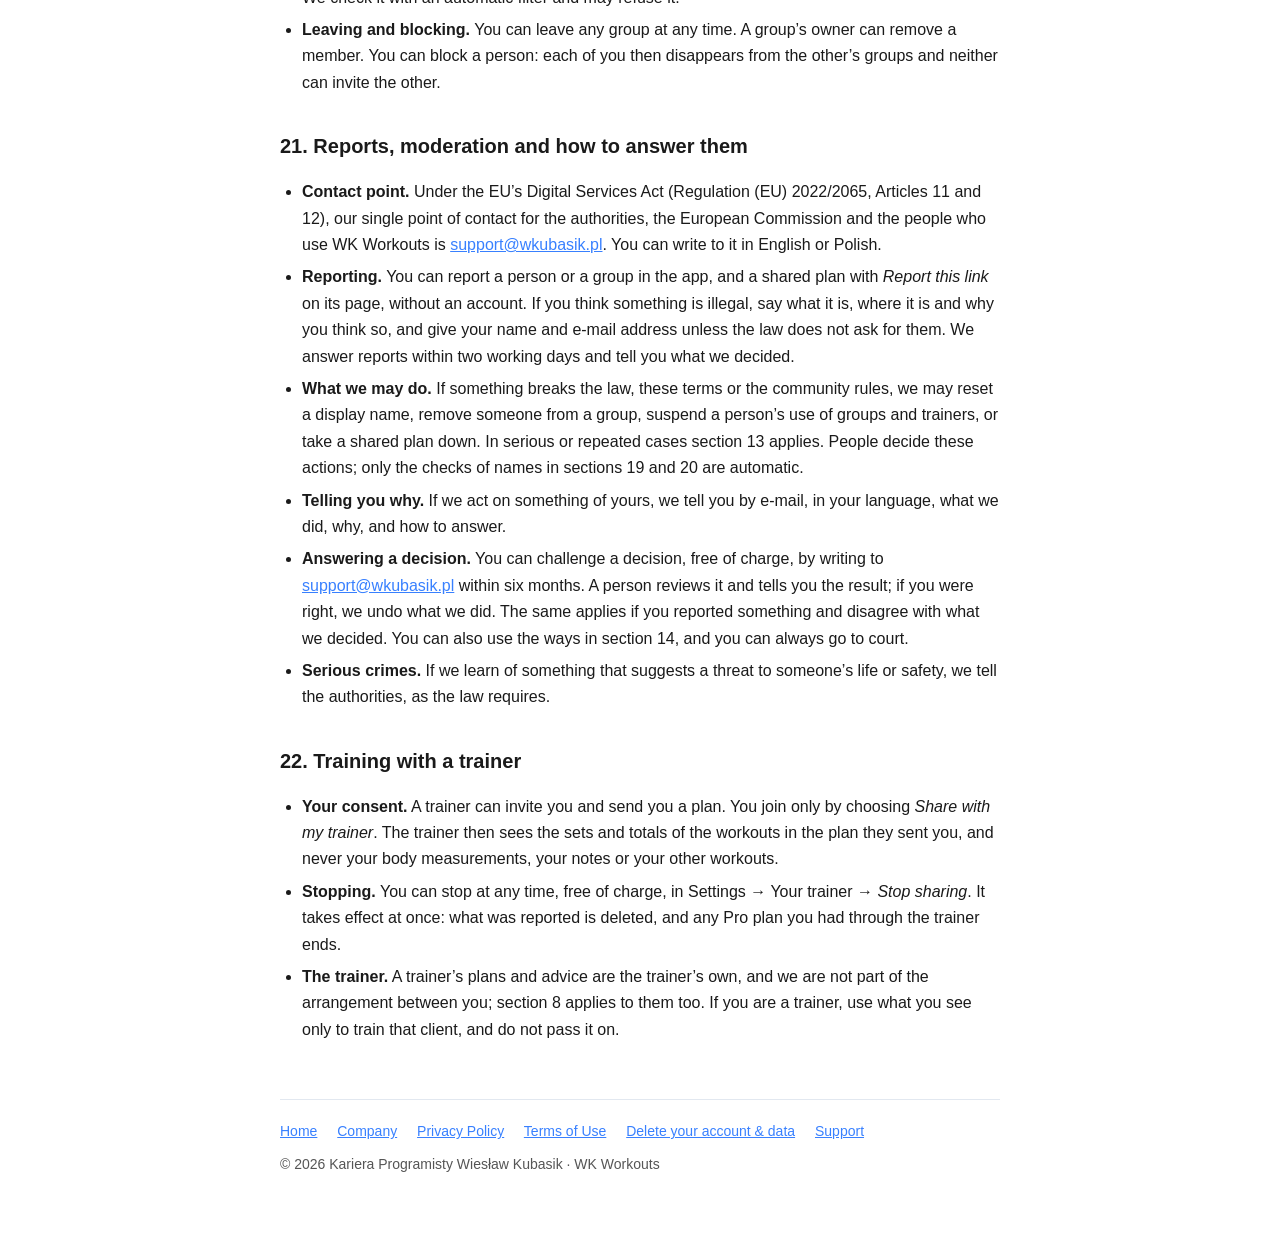
<file: terms-of-service.html>
<!DOCTYPE html>
<html lang="en">
<head>
  <meta charset="utf-8">
  <meta name="viewport" content="width=device-width, initial-scale=1">
  <title>Terms of Use — WK Workouts</title>
  <meta name="robots" content="index, follow">
  <link rel="stylesheet" href="styles.css">
  <!-- alternates: the published languages, written by node tools/check-site.mjs --fix -->
  <link rel="alternate" hreflang="en" href="https://wkubasik.pl/terms-of-service?lang=en">
  <link rel="alternate" hreflang="pl" href="https://wkubasik.pl/terms-of-service?lang=pl">
  <link rel="alternate" hreflang="de" href="https://wkubasik.pl/terms-of-service?lang=de">
  <link rel="alternate" hreflang="es-419" href="https://wkubasik.pl/terms-of-service?lang=es-419">
  <link rel="alternate" hreflang="fr" href="https://wkubasik.pl/terms-of-service?lang=fr">
  <link rel="alternate" hreflang="it" href="https://wkubasik.pl/terms-of-service?lang=it">
  <link rel="alternate" hreflang="pt-BR" href="https://wkubasik.pl/terms-of-service?lang=pt-BR">
  <link rel="alternate" hreflang="uk" href="https://wkubasik.pl/terms-of-service?lang=uk">
  <link rel="alternate" hreflang="x-default" href="https://wkubasik.pl/terms-of-service">
  <!-- /alternates -->
</head>
<body>
<div class="wrap">
  <header class="top">
    <a class="brand" href="index.html"><span class="dot"></span>WK Workouts</a>
    <div class="lang-menu" hidden></div>
  </header>

  <!-- ==================== ENGLISH ==================== -->
  <section class="lang" lang="en">
    <h1>Terms of Use</h1>
    <p class="updated">Last updated: 15 November 2026</p>

    <p>These terms are the agreement between you and Wiesław Kubasik, trading as Kariera Programisty Wiesław Kubasik
      (“we”, “us”), for the <strong>WK Workouts</strong> app and the services that come with it: your account, its backup and sync, the AI Coach and, where the app offers them, sharing and training with others. Please read them together with our <a href="privacy-policy.html">Privacy Policy</a>,
      which explains what we do with your data.</p>

    <h2>1. Who we are</h2>
    <p>WK Workouts is provided by <strong>Wiesław Kubasik</strong>, trading as <strong>Kariera Programisty Wiesław
      Kubasik</strong>, Bystrowice 64, 37-565 Roźwienica, Poland, NIP 7922133428 — see our
      <a href="company.html">Company information</a>. You can write to us at
      <a href="mailto:support@wkubasik.pl">support@wkubasik.pl</a> about anything in these terms, including a complaint
      (section 14).</p>

    <h2>2. What WK Workouts is</h2>
    <p>WK Workouts is an app for planning and logging strength training: workouts and their sessions, workout plans,
      training blocks and their progression, your own exercises, statistics and personal records, goals and reminders,
      an AI Coach, and an app for the Apple Watch. The app works on your phone without a connection. With your account,
      your training is also kept on our servers, as a backup and, depending on your plan, in sync across your
      devices.</p>
    <p>To use it you need an iPhone with iOS 16 or later, or an Android phone with Android 7.0 or later. To use it on
      your wrist, you also need an Apple Watch with watchOS 26 or later, paired with an iPhone with iOS 26 or later. You
      need an internet connection to create your account, sign in, back up and sync, use the AI Coach, and buy or manage
      a subscription. Some features depend on your phone allowing them, such as notifications and the live workout on
      the lock screen.</p>

    <h2>3. Your account</h2>
    <ul>
      <li>You need an account, created with your e-mail address and a password, or with Sign in with Apple or Google.
        You must be at least 16 years old.</li>
      <li>Keep your password to yourself. You are responsible for what is done in your account; tell us at once if you
        think someone else has used it. We will never ask for your password by e-mail.</li>
      <li>An account is for one person and cannot be transferred.</li>
      <li>The agreement for the free service starts when you create your account and lasts until you delete it, or
        until it ends under section 13.</li>
    </ul>

    <h2>4. Plans</h2>
    <p>WK Workouts has three plans: <strong>Free</strong>, <strong>Pro</strong> and <strong>Pro + AI Coach</strong>.
      Free costs nothing. What each plan includes — Free’s limits, and what Pro and Pro + AI Coach add — is shown in the
      app before you buy, on the plans screen and on the subscription page (Settings → WK Workouts Pro, or Upgrade on the
      Free plan). We may also give an account a plan at no
      charge, for example to founding members, testers, in a promotion or for an invitation (section 19); a plan we give
      lasts for as long as we said when we gave it.</p>

    <h2>5. Subscriptions</h2>
    <ul>
      <li><strong>Who sells them.</strong> Pro and Pro + AI Coach are auto-renewing subscriptions sold by Apple through
        the App Store and by Google through Google Play, under their terms. You pay the store, not us, and we never see
        your payment details.</li>
      <li><strong>Price and period.</strong> Each subscription renews every month or every year, at the price shown in
        the app before you buy, in your store’s currency and including any taxes the store collects.</li>
      <li><strong>Payment and renewal.</strong> Payment is charged to your App Store or Google Play account when you
        confirm the purchase. The subscription renews automatically at the end of each period, and your store account is
        charged for the next one, unless you cancel before then. On the App Store, cancel at least 24 hours before the
        end of the current period; the renewal is charged within the 24 hours before it ends. On Google Play, cancel at
        any time before the renewal date.</li>
      <li><strong>Free trials.</strong> Some subscriptions start with a free trial, whose length and the price after
        it are shown before you start it. If you do not cancel before the trial ends, it becomes a paid subscription and
        you are charged then. The store decides who may start a trial — usually once per person. On the App Store, any
        unused part of a free trial ends when you buy a subscription.</li>
      <li><strong>Managing and cancelling.</strong> You manage and cancel your subscription in your App Store or
        Google Play account settings; Settings → WK Workouts Pro → Manage subscription in the app takes you there.
        Cancelling stops the next renewal, and you keep your plan until the end of the period you have paid for.
        Deleting the app, or your WK Workouts account, does not cancel a subscription.</li>
      <li><strong>Changing plan.</strong> Moving between Pro and Pro + AI Coach, or between monthly and yearly billing,
        is done by the store: an upgrade usually starts at once, with the store accounting for what is left of your
        current subscription, and a downgrade at the next renewal. The app tells you which before you confirm.</li>
      <li><strong>Refunds and your rights as a consumer.</strong> As the seller, the store handles refunds under its
        own policies — Apple at reportaproblem.apple.com, Google through Google Play. Any right you have as a consumer to
        withdraw from a purchase is exercised with the store.</li>
      <li><strong>Refund requests to Apple.</strong> When you ask Apple to refund a purchase, Apple may ask us about it
        before deciding. If you switch on <em>Answer Apple’s refund questions</em> on the app’s subscription page — it
        is off until you do — you agree that we may then tell Apple about the purchase and its use, as our <a
        href="privacy-policy.html">Privacy Policy</a> describes; Apple decides the refund. You can switch it off at any
        time, or write to <a href="mailto:support@wkubasik.pl">support@wkubasik.pl</a>, and from then on we tell Apple
        nothing about your purchases. Leaving it off, or switching it off, costs you nothing and does not affect a
        refund you ask for.</li>
      <li><strong>Price changes.</strong> A subscription’s price may change. The store tells you before a new price
        applies, as its rules require, and where they require your consent, the new price applies only once you give
        it.</li>
      <li><strong>Payment problems.</strong> If the store cannot take a renewal payment, it may keep your plan for a
        grace period while it tries again. If the payment does not go through, your account moves to the Free
        plan.</li>
      <li><strong>One account.</strong> A subscription belongs to the WK Workouts account that bought it. While it is
        active, restoring it on another WK Workouts account does not move it there.</li>
    </ul>

    <h2>6. When a paid plan ends</h2>
    <p>Nothing you have created is deleted. Your workouts, plans, training blocks, exercises and history all stay, and
      you can keep using them. From then on, what you can add, and what the app shows, follows the Free plan: for
      example, a new workout over Free’s limit waits until you are under it, older statistics are shown blurred, and
      your training syncs from one device. The app tells you what changed the first time it sees it.</p>

    <h2>7. The AI Coach</h2>
    <ul>
      <li>The AI Coach is part of Pro + AI Coach, and of its free trial; credits you bought in a top-up can be used
        whatever your plan (below). Its answers and programmes are written by an AI model, from what you write to it and
        from the training data in your account it reads to answer you — the
        <a href="privacy-policy.html">Privacy Policy</a> explains what that means for your data.</li>
      <li><strong>It can be wrong.</strong> It is not a doctor, a physiotherapist or a certified coach, and what it
        suggests is not medical advice. Check its suggestions — loads especially — against how you feel, and stop if
        anything hurts.</li>
      <li><strong>It changes your training only when you ask.</strong> During a workout, a change you ask it for — a
        set added, an exercise swapped — is made at once, as if you had tapped it, and you can undo it under its answer.
        When it suggests creating or changing a workout or a programme, it shows the change on a card, and makes it only
        once you confirm it. Weekly check-ins, if you turn them on, propose their changes the same way.</li>
      <li><strong>Its allowance.</strong> Your plan includes an allowance for the coach, shown in the app (Settings →
        WK Workouts Pro → AI Coach). When it is used up, the coach waits for the next one. Where the allowance is counted in coach
        credits, each month of your subscription brings the number of credits the app shows, and credits you do not use
        carry over one month and then expire: those credits are part of your subscription. Where the app offers a
        top-up, the credits you buy with it never expire and stay usable whatever your plan, also after your
        subscription ends; if a top-up is refunded, the credits it brought that are still unused are removed. No credit
        has a cash value: credits cannot be exchanged for money, sold, transferred or given to another account, and can
        be used only for the AI Coach in the app.</li>
      <li>Use the coach for your training. Do not use it to produce content that has nothing to do with the app, to try
        to make it ignore its instructions or reveal them, or to overload it. We may pause the coach for a while, for
        example when our AI provider is unavailable.</li>
    </ul>

    <h2>8. Your health</h2>
    <p>Strength training carries a risk of injury. WK Workouts is a tool for planning and logging your training, not
      medical advice. Talk to a doctor before you start a new training programme, especially if you have a health
      condition, have been injured, or are pregnant. You decide what you lift, and you train at your own risk.
      Statistics, strength standards, estimated maximums, and the heart rate and calories the watch shows, are
      estimates.</p>

    <h2>9. Your data and what you put into the app</h2>
    <ul>
      <li>Your training data — workouts, notes, body measurements and everything else you enter — is yours. You allow
        us to store, back up, sync and process it only to provide WK Workouts to you, as the Privacy Policy describes.</li>
      <li>You can export your training at any time (Settings → Manage your account → Export my training) and delete
        your account (section 13).</li>
      <li>You must not provide unlawful content through the app, such as content that infringes someone else’s rights.
        The law forbids it, and so do these terms.</li>
    </ul>

    <h2>10. Using WK Workouts fairly</h2>
    <p>Do not use WK Workouts to break the law; do not try to reach other people’s data, or our servers, other than through
      the app as it works; do not disrupt, overload or probe the service; do not copy, decompile or reverse-engineer the
      app except as the law allows; do not access the service by automated means; and do not share your account, resell
      the service or use it to build a competing one.</p>

    <h2>11. The app is ours</h2>
    <p>The app, its design, its code, its exercise library and the AI Coach’s instructions belong to us or to those who
      licensed them to us. We give you a personal, non-exclusive, non-transferable right to use the app for your own
      training, under these terms. If you got the app from the App Store, Apple’s
      <a href="https://www.apple.com/legal/internet-services/itunes/dev/stdeula/">Licensed Application End User License
      Agreement</a> also applies to it; if you got it from Google Play, Google Play’s terms of service also apply. Apple
      and Google are not responsible for WK Workouts or its support.</p>

    <h2>12. Availability, changes and the risks of the internet</h2>
    <ul>
      <li>We work to keep WK Workouts available, but we cannot promise it will always be uninterrupted or free of errors:
        sync, the AI Coach and purchases depend on our servers, the internet, the stores and our AI provider. The app
        keeps working on your phone without them.</li>
      <li>We may change the app — add, change or remove features — to improve it, for its security, or because the law
        or a store’s rules require it. If a change would take away a substantial part of what a paid plan you have
        includes, we will tell you in advance, so that you can cancel before the next renewal.</li>
      <li>Any service on the internet carries risks, such as malicious software, messages pretending to come from us,
        or someone guessing a weak password. Use a strong password, keep your phone’s system up to date, and install the
        app only from the App Store or Google Play.</li>
    </ul>

    <h2>13. Ending the agreement</h2>
    <ul>
      <li>You can stop using WK Workouts and delete your account at any time: in the app, in Settings → Manage your
        account → Delete account, or as our page on <a href="delete-account.html">deleting your account</a> explains.
        Your account is deleted 30 days after you ask, and until then you can write to us to keep it. Deleting your
        account does not cancel a store subscription: cancel that in the store as well.</li>
      <li>We may suspend or close an account that seriously or repeatedly breaks these terms. Unless the law, the
        security of the service or the seriousness of the breach requires otherwise, we will first tell you why and
        give you a chance to put it right.</li>
      <li>If we ever stop providing WK Workouts, we will tell you at least 30 days in advance, and you will be able to
        export your training until then.</li>
    </ul>

    <h2>14. Complaints</h2>
    <ul>
      <li>If something does not work as it should, write to <a href="mailto:support@wkubasik.pl">support@wkubasik.pl</a>
        with the e-mail address of your account, what happened, and what you would like us to do. We will answer within
        14 days.</li>
      <li>About a payment — a charge, a renewal, a refund — write to the store that sold the subscription, Apple or
        Google, as the seller.</li>
      <li>If you are a consumer, you can also settle a dispute out of court — in Poland, for example, with the help of
        a municipal or district consumer ombudsman (rzecznik konsumentów) or a provincial inspectorate of the Trade
        Inspection (Inspekcja Handlowa) — and you can always go to court.</li>
    </ul>

    <h2>15. Liability</h2>
    <p>Nothing in these terms limits your rights as a consumer, or any liability that the law does not allow to be
      excluded or limited. Within those limits, we are not liable for losses we could not reasonably have foreseen, for
      decisions about your training that you make, or for what happens because of events beyond our reasonable
      control.</p>

    <h2>16. Changes to these terms</h2>
    <p>We may change these terms for a good reason: a change in the law or in a store’s rules, a new or changed feature,
      security, or to make them clearer. We will tell you at least 14 days before a change takes effect, in the app or
      by e-mail. A change that takes nothing away from what your plan gives you or from what you have bought, and adds
      nothing to what you pay, applies once it takes effect; if you do not want it, you can delete your account, and
      cancel any subscription, before then. Any other change applies to you only once you accept it in the app; if you
      do not, the terms you agreed to keep applying to you, and we may end the agreement no sooner than the end of your
      current subscription period or, without a subscription, 30 days after telling you. A subscription’s price changes
      only as section 5 says.</p>

    <h2>17. The law that applies</h2>
    <p>These terms are governed by Polish law. If you are a consumer living in another country, you keep the protection
      that the mandatory rules of that country’s law give you. Disputes are decided by the courts that have
      jurisdiction under the law; as a consumer, you can also bring them before the courts where you live.</p>

    <h2>18. These terms in other languages</h2>
    <p>These terms are available in English and in every other language this site offers them in, and each version
      says the same. If a translation differs from the English version, the English version applies, unless the law
      where you live gives the version in your language precedence — as Polish law does for consumers in Poland — or
      the translation is more favourable to you.</p>

    <h2>19. Sharing with others</h2>
    <p>Sections 19 to 22 apply when you use the feature they describe, where the app offers it.</p>
    <ul>
      <li><strong>Cards and links.</strong> What you share from the app can carry a link with your share code. Anyone
        who has the link can open a page about the app; it shows nothing of your training.</li>
      <li><strong>Shared plans.</strong> When you share a plan, anyone who has its link can see its page: the plan’s
        name, its workouts and their exercises, days and weeks, and, only if you choose, its weights and your name. The
        page is not listed anywhere or offered to search engines. Anyone with the link can import the plan into the
        app. You can stop sharing at any time: the page then says the plan is no longer shared, and copies already
        imported stay with those who imported them.</li>
      <li><strong>What you answer for.</strong> You answer for what you put in a shared plan, including the names of
        the plan, its workouts and your own exercises. It must not be unlawful, offensive or infringe anyone’s rights.
        We check names with an automatic filter and may refuse one.</li>
      <li><strong>Inviting friends.</strong> You can invite people with your link or code. Invite only people who would
        want to hear from you, and do not send invitations in bulk or pretend to be someone else. An invitation counts
        once for each person who claims it. While the app offers a reward for invitations, what it brings is set out
        below.</li>
      <li><strong>A month of Pro each.</strong> The person you invite claims your invitation with a new account, by
        opening your link or entering your code in the app, within 14 days of creating the account and before finishing
        a workout in it. Once they finish a workout of at least 10 minutes and 6 sets, each of you gets one month of
        Pro, at no charge. It is Pro, never Pro + AI Coach, so the AI Coach is not part of it. It is not a subscription:
        nothing is paid, nothing renews and there is nothing to cancel. If you already have a plan for a limited time —
        another month from an invitation, for example — the month is added after it ends, so months follow one another.
        If you buy a subscription during the month, the subscription starts when you buy it. When the month ends, your
        account moves to the Free plan, unless you have another plan, as section 6 describes.</li>
      <li><strong>A month saved for later.</strong> If, when you earn a month, you already have Pro or Pro + AI Coach
        through a store subscription — during its free trial too — or through a plan with no end date, such as a
        founding member’s, the month is saved for you: it starts when that plan ends, so none of it is spent under a
        plan you already have. The subscription page shows how many months are saved (Settings → WK Workouts Pro).</li>
      <li><strong>The limits.</strong> You can earn up to six months by inviting within any 365 days; past that, the
        person you invited still gets their month, and you do not. Each person brings a month only once: if their
        account, their installation of the app or their store subscription has already brought a month from another
        invitation, the invitation brings nothing to either of you. You cannot claim your own invitation, with another
        account or in an installation of the app your account has used. A month cannot be exchanged for money, sold or
        moved to another account, and a month given or saved ends with your account if you delete it. If a month was
        earned by breaking these terms — for example with accounts made to claim your own invitations — we may refuse it
        or take it back.</li>
      <li><strong>If invitation rewards end.</strong> Invitation rewards are a promotion, not part of a plan you pay
        for. We may end them, or change what an invitation brings, for invitations claimed after we say so in the app. A
        month already earned — given or saved — stays yours.</li>
    </ul>

    <h2>20. Groups, your age and the community rules</h2>
    <ul>
      <li><strong>Groups.</strong> A pact of two people, a Crew of up to six and training with a trainer are private:
        only their members see them. Your name is seen by everyone in your groups. The
        <a href="privacy-policy.html">Privacy Policy</a> says exactly what else they see; your exercises, weights, notes
        and body measurements are not part of it, except what you agree to show a trainer (section 22).</li>
      <li><strong>The age question.</strong> Groups and trainers are for people 16 or older. Before you first use them,
        the app asks the year you were born; someone who turns 16 this year counts as 16. If your answer is 13 to 15,
        groups and trainers stay locked and the rest of the app is unchanged. If your answer is under 13, we tell you in
        the app and by e-mail that your account will be closed, and it is deleted 30 days later. If you typed the wrong
        year, you can correct it once, within 30 days. We keep only the result and its date, never the year.</li>
      <li><strong>The community rules.</strong> You agree to them before you first use groups or trainers, and we ask
        again if they change: be kind; your name is seen by everyone in your groups; no hate, harassment or anything
        sexual; report what breaks these rules; we may rename, remove or suspend, and we will tell you why.</li>
      <li><strong>Your name.</strong> Your display name must not be offensive and must not pretend to be someone else.
        We check it with an automatic filter and may refuse it.</li>
      <li><strong>Leaving and blocking.</strong> You can leave any group at any time. A group’s owner can remove a
        member. You can block a person: each of you then disappears from the other’s groups and neither can invite the
        other.</li>
    </ul>

    <h2>21. Reports, moderation and how to answer them</h2>
    <ul>
      <li><strong>Contact point.</strong> Under the EU’s Digital Services Act (Regulation (EU) 2022/2065, Articles 11
        and 12), our single point of contact for the authorities, the European Commission and the people who use
        WK Workouts is <a href="mailto:support@wkubasik.pl">support@wkubasik.pl</a>. You can write to it in English or
        Polish.</li>
      <li><strong>Reporting.</strong> You can report a person or a group in the app, and a shared plan with <em>Report
        this link</em> on its page, without an account. If you think something is illegal, say what it is, where it is
        and why you think so, and give your name and e-mail address unless the law does not ask for them. We answer
        reports within two working days and tell you what we decided.</li>
      <li><strong>What we may do.</strong> If something breaks the law, these terms or the community rules, we may
        reset a display name, remove someone from a group, suspend a person’s use of groups and trainers, or take a
        shared plan down. In serious or repeated cases section 13 applies. People decide these actions; only the checks
        of names in sections 19 and 20 are automatic.</li>
      <li><strong>Telling you why.</strong> If we act on something of yours, we tell you by e-mail, in your language,
        what we did, why, and how to answer.</li>
      <li><strong>Answering a decision.</strong> You can challenge a decision, free of charge, by writing to
        <a href="mailto:support@wkubasik.pl">support@wkubasik.pl</a> within six months. A person reviews it and tells
        you the result; if you were right, we undo what we did. The same applies if you reported something and disagree
        with what we decided. You can also use the ways in section 14, and you can always go to court.</li>
      <li><strong>Serious crimes.</strong> If we learn of something that suggests a threat to someone’s life or safety,
        we tell the authorities, as the law requires.</li>
    </ul>

    <h2>22. Training with a trainer</h2>
    <ul>
      <li><strong>Your consent.</strong> A trainer can invite you and send you a plan. You join only by choosing
        <em>Share with my trainer</em>. The trainer then sees the sets and totals of the workouts in the plan they sent
        you, and never your body measurements, your notes or your other workouts.</li>
      <li><strong>Stopping.</strong> You can stop at any time, free of charge, in Settings → Your trainer → <em>Stop
        sharing</em>. It takes effect at once: what was reported is deleted, and any Pro plan you had through the
        trainer ends.</li>
      <li><strong>The trainer.</strong> A trainer’s plans and advice are the trainer’s own, and we are not part of the
        arrangement between you; section 8 applies to them too. If you are a trainer, use what you see only to train
        that client, and do not pass it on.</li>
    </ul>
  </section>

  <!-- ==================== POLISH ==================== -->
  <section class="lang hidden" lang="pl">
    <h1>Regulamin</h1>
    <p class="updated">Ostatnia aktualizacja: 15 listopada 2026 r.</p>

    <p>Ten regulamin to umowa między Tobą a Wiesławem Kubasikiem, prowadzącym działalność gospodarczą pod firmą Kariera
      Programisty Wiesław Kubasik („my”), dotycząca aplikacji <strong>WK Workouts</strong> i usług, które się z nią wiążą:
      Twojego konta, jego kopii zapasowej i synchronizacji, Trenera AI oraz — tam, gdzie aplikacja je oferuje — udostępniania i treningu z innymi. Przeczytaj go razem z naszą
      <a href="privacy-policy.html">Polityką prywatności</a>, która wyjaśnia, co robimy z Twoimi danymi.</p>

    <h2>1. Kim jesteśmy</h2>
    <p>Usługodawcą aplikacji WK Workouts jest <strong>Wiesław Kubasik</strong>, prowadzący działalność gospodarczą pod firmą
      <strong>Kariera Programisty Wiesław Kubasik</strong>, Bystrowice 64, 37-565 Roźwienica, NIP 7922133428 — zobacz
      <a href="company.html">Informacje o firmie</a>. W każdej sprawie dotyczącej tego regulaminu, także z reklamacją
      (punkt 14), możesz napisać do nas na adres <a href="mailto:support@wkubasik.pl">support@wkubasik.pl</a>.</p>

    <h2>2. Czym jest WK Workouts</h2>
    <p>WK Workouts to aplikacja do planowania i zapisywania treningu siłowego: treningów i ich sesji, planów treningowych,
      bloków treningowych i ich progresji, własnych ćwiczeń, statystyk i rekordów, celów i przypomnień, Trenera AI, a
      także aplikacji na Apple Watch. Aplikacja działa na telefonie bez połączenia z internetem. Dzięki kontu Twoje
      treningi są też przechowywane na naszych serwerach jako kopia zapasowa oraz — zależnie od planu — synchronizowane
      między Twoimi urządzeniami.</p>
    <p>Do korzystania z aplikacji potrzebujesz iPhone’a z systemem iOS 16 lub nowszym albo telefonu z systemem Android
      7.0 lub nowszym. Aby korzystać z niej na nadgarstku, potrzebujesz też Apple Watch z systemem watchOS 26 lub
      nowszym, sparowanego z iPhone’em z systemem iOS 26 lub nowszym. Połączenie z internetem jest potrzebne, aby
      założyć konto, zalogować się, tworzyć kopię zapasową i synchronizować dane, korzystać z Trenera AI oraz kupić
      subskrypcję lub nią zarządzać. Niektóre funkcje wymagają zgody telefonu, np. powiadomienia i trening na żywo na
      ekranie blokady.</p>

    <h2>3. Twoje konto</h2>
    <ul>
      <li>Do korzystania z aplikacji potrzebne jest konto, zakładane przy użyciu adresu e-mail i hasła albo przez
        logowanie z Apple lub Google. Musisz mieć ukończone 16 lat.</li>
      <li>Nie udostępniaj nikomu swojego hasła. Odpowiadasz za to, co dzieje się na Twoim koncie; jeśli podejrzewasz, że
        ktoś inny z niego skorzystał, od razu nam o tym napisz. Nigdy nie poprosimy Cię o hasło w wiadomości e-mail.</li>
      <li>Konto jest przeznaczone dla jednej osoby i nie można go przenieść na kogoś innego.</li>
      <li>Umowa o świadczenie bezpłatnej usługi zostaje zawarta z chwilą założenia konta i trwa do jego usunięcia albo do
        jej zakończenia zgodnie z punktem 13.</li>
    </ul>

    <h2>4. Plany</h2>
    <p>WK Workouts oferuje trzy plany: <strong>Darmowy</strong>, <strong>Pro</strong> oraz <strong>Pro + Trener AI</strong>.
      Plan Darmowy jest bezpłatny. Co obejmuje każdy plan — limity planu Darmowego oraz to, co dodają Pro i Pro + Trener
      AI — aplikacja pokazuje przed zakupem, na ekranie planów i na stronie subskrypcji (Ustawienia → WK Workouts Pro, a w
      planie Darmowym Ustawienia → Ulepsz plan). Możemy też przyznać kontu
      plan bezpłatnie, np. członkom-założycielom, testerom, w ramach promocji albo za zaproszenie (punkt 19); przyznany
      plan obowiązuje tak długo, jak to określiliśmy, przyznając go.</p>

    <h2>5. Subskrypcje</h2>
    <ul>
      <li><strong>Kto je sprzedaje.</strong> Pro i Pro + Trener AI to automatycznie odnawiane subskrypcje sprzedawane
        przez Apple w App Store oraz przez Google w Google Play, na ich warunkach. Płacisz sklepowi, nie nam, i nigdy nie
        widzimy Twoich danych płatniczych.</li>
      <li><strong>Cena i okres.</strong> Każda subskrypcja odnawia się co miesiąc albo co rok, w cenie pokazanej w
        aplikacji przed zakupem, w walucie Twojego sklepu i z podatkami, które pobiera sklep.</li>
      <li><strong>Płatność i odnowienie.</strong> Opłata zostaje pobrana z Twojego konta App Store albo Google Play w
        chwili potwierdzenia zakupu. Subskrypcja odnawia się automatycznie na koniec każdego okresu, a sklep pobiera
        opłatę za kolejny okres, chyba że wcześniej ją anulujesz. W App Store anuluj ją co najmniej 24 godziny przed
        końcem bieżącego okresu; opłata za odnowienie jest pobierana w ciągu 24 godzin przed jego końcem. W Google Play
        możesz ją anulować w dowolnej chwili przed datą odnowienia.</li>
      <li><strong>Bezpłatne okresy próbne.</strong> Niektóre subskrypcje zaczynają się od bezpłatnego okresu próbnego,
        którego długość i cenę po jego zakończeniu aplikacja pokazuje przed jego rozpoczęciem. Jeśli nie anulujesz
        subskrypcji przed końcem okresu próbnego, staje się ona płatna i wtedy zostaje pobrana opłata. To sklep decyduje,
        kto może skorzystać z okresu próbnego — zwykle jeden raz na osobę. W App Store niewykorzystana część
        bezpłatnego okresu próbnego przepada z chwilą zakupu subskrypcji.</li>
      <li><strong>Zarządzanie i anulowanie.</strong> Subskrypcją zarządzasz i anulujesz ją w ustawieniach swojego konta
        App Store albo Google Play; prowadzi tam opcja Ustawienia → WK Workouts Pro → Zarządzaj subskrypcją w aplikacji.
        Anulowanie zatrzymuje kolejne odnowienie, a plan zachowujesz do końca opłaconego okresu. Usunięcie aplikacji
        albo konta WK Workouts nie anuluje subskrypcji.</li>
      <li><strong>Zmiana planu.</strong> Przejście między Pro a Pro + Trener AI albo między rozliczeniem miesięcznym a
        rocznym przeprowadza sklep: przejście na wyższy plan zwykle zaczyna się od razu, a sklep rozlicza pozostałą część
        obecnej subskrypcji, przejście na niższy — od kolejnego odnowienia. Aplikacja mówi, które z nich nastąpi, zanim
        je potwierdzisz.</li>
      <li><strong>Zwroty i Twoje prawa jako konsumenta.</strong> Jako sprzedawca to sklep obsługuje zwroty, według
        własnych zasad — Apple na stronie reportaproblem.apple.com, Google w Google Play. Prawo konsumenta do odstąpienia
        od umowy zakupu, jeśli Ci przysługuje, wykonujesz wobec sklepu.</li>
      <li><strong>Wnioski o zwrot do Apple.</strong> Gdy prosisz Apple o zwrot pieniędzy za zakup, Apple może przed
        podjęciem decyzji zapytać nas o ten zakup. Jeśli włączysz opcję <em>Odpowiadaj na pytania Apple o zwroty</em> na
        stronie subskrypcji w aplikacji — do tego czasu jest wyłączona — zgadzasz się, abyśmy przekazali wtedy Apple
        informacje o tym zakupie i korzystaniu z niego, opisane w naszej <a href="privacy-policy.html">Polityce
        prywatności</a>; o zwrocie decyduje Apple. Możesz ją w każdej chwili wyłączyć albo napisać na adres <a
        href="mailto:support@wkubasik.pl">support@wkubasik.pl</a>, a od tej chwili nie przekazujemy Apple żadnych
        informacji o Twoich zakupach. Ani pozostawienie jej wyłączonej, ani jej wyłączenie nic Cię nie kosztuje i nie
        wpływa na zwrot, o który prosisz.</li>
      <li><strong>Zmiany cen.</strong> Cena subskrypcji może się zmienić. Sklep powiadamia Cię o tym, zanim nowa cena
        zacznie obowiązywać, zgodnie ze swoimi zasadami, a gdy wymagają one Twojej zgody, nowa cena obowiązuje dopiero po
        jej wyrażeniu.</li>
      <li><strong>Problemy z płatnością.</strong> Jeśli sklep nie może pobrać opłaty za odnowienie, może utrzymać Twój
        plan przez okres karencji, ponawiając próbę. Jeśli płatność się nie powiedzie, Twoje konto przechodzi na plan
        Darmowy.</li>
      <li><strong>Jedno konto.</strong> Subskrypcja należy do konta WK Workouts, na którym ją kupiono. Dopóki jest aktywna,
        przywrócenie jej na innym koncie WK Workouts nie przenosi jej tam.</li>
    </ul>

    <h2>6. Gdy płatny plan się kończy</h2>
    <p>Nic, co utworzono na Twoim koncie, nie zostaje usunięte. Twoje treningi, plany, bloki treningowe, ćwiczenia i historia pozostają i
      możesz z nich dalej korzystać. Od tej chwili to, co możesz dodać, i to, co pokazuje aplikacja, wynika z planu
      Darmowego: np. nowy trening ponad limit planu Darmowego poczeka, aż zejdziesz poniżej limitu, starsze statystyki
      będą widoczne w rozmyciu, a treningi będą synchronizowane z jednego urządzenia. Gdy aplikacja zauważy zmianę,
      wyjaśni Ci, co się zmieniło.</p>

    <h2>7. Trener AI</h2>
    <ul>
      <li>Trener AI wchodzi w skład planu Pro + Trener AI i jego bezpłatnego okresu próbnego; kredyty kupione w
        doładowaniu można wykorzystać niezależnie od planu (poniżej). Jego odpowiedzi i programy pisze model sztucznej
        inteligencji na podstawie tego, co do niego piszesz, oraz danych treningowych z Twojego konta, które odczytuje,
        aby Ci odpowiedzieć — co to oznacza dla Twoich danych, wyjaśnia
        <a href="privacy-policy.html">Polityka prywatności</a>.</li>
      <li><strong>Może się mylić.</strong> Nie jest lekarzem, fizjoterapeutą ani dyplomowanym trenerem, a jego sugestie
        nie są poradą medyczną. Sprawdzaj je — zwłaszcza ciężary — z tym, jak się czujesz, i przerwij, jeśli coś
        boli.</li>
      <li><strong>Zmienia Twój trening tylko na Twoją prośbę.</strong> W trakcie treningu zmiana, o którą go poprosisz —
        dodanie serii, zamiana ćwiczenia — jest wprowadzana od razu, tak jak po dotknięciu odpowiedniej opcji, i możesz ją cofnąć pod
        jego odpowiedzią. Gdy proponuje utworzenie lub zmianę treningu albo programu, pokazuje zmianę na karcie i
        wprowadza ją dopiero po Twoim potwierdzeniu. Tak samo proponują zmiany cotygodniowe podsumowania, jeśli je
        włączysz.</li>
      <li><strong>Limit.</strong> Twój plan obejmuje limit korzystania z Trenera, widoczny w aplikacji (Ustawienia →
        WK Workouts Pro → Trener AI). Gdy się wyczerpie, Trener czeka na kolejny. Jeśli limit jest liczony w kredytach Trenera, każdy
        miesiąc subskrypcji przynosi liczbę kredytów pokazaną w aplikacji, a niewykorzystane kredyty przechodzą na
        kolejny miesiąc, po czym wygasają: te kredyty są częścią subskrypcji. Jeśli aplikacja oferuje doładowanie,
        kupione w nim kredyty nie wygasają i można z nich korzystać niezależnie od planu, także po zakończeniu
        subskrypcji; jeśli doładowanie zostanie zwrócone, jego niewykorzystane kredyty zostaną usunięte. Żaden kredyt
        nie ma wartości pieniężnej: kredytów nie można wymienić na pieniądze, sprzedać, przenieść ani przekazać na inne
        konto i można ich używać wyłącznie do korzystania z Trenera AI w aplikacji.</li>
      <li>Korzystaj z Trenera w sprawach swojego treningu. Nie używaj go do tworzenia treści niezwiązanych z aplikacją,
        do prób skłonienia go do zignorowania lub ujawnienia jego instrukcji ani do jego przeciążania. Możemy
        tymczasowo wstrzymać działanie Trenera, np. gdy nasz dostawca AI jest niedostępny.</li>
    </ul>

    <h2>8. Twoje zdrowie</h2>
    <p>Trening siłowy wiąże się z ryzykiem kontuzji. WK Workouts jest narzędziem do planowania i zapisywania treningu, a
      nie poradą medyczną. Zanim zaczniesz nowy program treningowy, porozmawiaj z lekarzem, zwłaszcza jeśli masz
      problemy zdrowotne, masz za sobą kontuzję albo jesteś w ciąży. To Ty decydujesz, jaki ciężar podnosisz, i
      trenujesz na własne ryzyko. Statystyki, normy siłowe, szacowane maksima oraz tętno i kalorie pokazywane przez
      zegarek są szacunkami.</p>

    <h2>9. Twoje dane i to, co wprowadzasz do aplikacji</h2>
    <ul>
      <li>Twoje dane treningowe — treningi, notatki, pomiary ciała i wszystko inne, co wprowadzasz — należą do Ciebie.
        Pozwalasz nam je przechowywać, tworzyć ich kopię zapasową, synchronizować je i przetwarzać wyłącznie po to, by
        świadczyć Ci usługę WK Workouts, tak jak opisuje to Polityka prywatności.</li>
      <li>W każdej chwili możesz wyeksportować swoje treningi (Ustawienia → Zarządzaj swoim kontem → Eksportuj moje
        treningi) i usunąć konto (punkt 13).</li>
      <li>Nie możesz dostarczać za pośrednictwem aplikacji treści o charakterze bezprawnym, np. naruszających prawa
        innych osób. Zabrania tego prawo i ten regulamin.</li>
    </ul>

    <h2>10. Uczciwe korzystanie z WK Workouts</h2>
    <p>Nie używaj WK Workouts do łamania prawa; nie próbuj uzyskać dostępu do danych innych osób ani do naszych serwerów
      inaczej niż przez aplikację, tak jak działa; nie zakłócaj działania usługi, nie przeciążaj jej i nie badaj jej
      zabezpieczeń; nie kopiuj, nie dekompiluj i nie poddawaj aplikacji inżynierii wstecznej, chyba że pozwala na to
      prawo; nie korzystaj z usługi w sposób zautomatyzowany; nie udostępniaj swojego konta, nie odsprzedawaj usługi i
      nie używaj jej do budowania usługi konkurencyjnej.</p>

    <h2>11. Aplikacja należy do nas</h2>
    <p>Aplikacja, jej wygląd, kod, biblioteka ćwiczeń i instrukcje Trenera AI należą do nas albo do tych, którzy
      udzielili nam licencji. Udzielamy Ci osobistego, niewyłącznego i nieprzenoszalnego prawa do korzystania z aplikacji
      na potrzeby własnego treningu, na zasadach tego regulaminu. Jeśli aplikacja pochodzi z App Store, stosuje się do
      niej również <a href="https://www.apple.com/legal/internet-services/itunes/dev/stdeula/">umowa licencyjna
      użytkownika końcowego Apple (Licensed Application End User License Agreement)</a>; jeśli z Google Play — także
      warunki korzystania z Google Play. Apple i Google nie odpowiadają za WK Workouts ani za jego wsparcie.</p>

    <h2>12. Dostępność, zmiany i zagrożenia związane z internetem</h2>
    <ul>
      <li>Dbamy o to, by WK Workouts był dostępny, ale nie możemy obiecać, że zawsze będzie działał bez przerw i błędów:
        synchronizacja, Trener AI i zakupy zależą od naszych serwerów, internetu, sklepów i naszego dostawcy AI. Bez nich
        aplikacja nadal działa na Twoim telefonie.</li>
      <li>Możemy zmieniać aplikację — dodawać, zmieniać lub usuwać funkcje — aby ją ulepszyć, ze względów bezpieczeństwa
        albo dlatego, że wymaga tego prawo lub zasady sklepu. Jeśli zmiana miałaby odebrać istotną część tego, co
        obejmuje Twój płatny plan, powiadomimy Cię o niej z wyprzedzeniem, tak aby można było anulować subskrypcję przed
        kolejnym odnowieniem.</li>
      <li>Korzystanie z każdej usługi w internecie wiąże się z zagrożeniami, takimi jak złośliwe oprogramowanie,
        wiadomości podszywające się pod nas albo odgadnięcie zbyt prostego hasła. Używaj silnego hasła, aktualizuj system
        telefonu i instaluj aplikację wyłącznie z App Store lub Google Play.</li>
    </ul>

    <h2>13. Zakończenie umowy</h2>
    <ul>
      <li>W każdej chwili możesz przestać korzystać z WK Workouts i usunąć konto: w aplikacji, w Ustawienia → Zarządzaj
        swoim kontem → Usuń konto, albo tak, jak wyjaśnia nasza strona o <a href="delete-account.html">usuwaniu
        konta</a>. Konto zostaje usunięte 30 dni po Twojej prośbie, a do tego czasu możesz napisać do nas, aby je
        zachować. Usunięcie konta nie anuluje subskrypcji w sklepie: anuluj ją także tam.</li>
      <li>Możemy zawiesić albo zamknąć konto, które poważnie lub wielokrotnie narusza ten regulamin. O ile prawo,
        bezpieczeństwo usługi albo waga naruszenia nie wymagają inaczej, najpierw powiemy Ci, dlaczego, i damy Ci szansę
        to naprawić.</li>
      <li>Jeśli kiedyś przestaniemy świadczyć usługę WK Workouts, powiadomimy Cię o tym co najmniej 30 dni wcześniej, a do
        tego czasu Twoje treningi będzie można wyeksportować.</li>
    </ul>

    <h2>14. Reklamacje</h2>
    <ul>
      <li>Jeśli coś nie działa tak, jak powinno, napisz na adres
        <a href="mailto:support@wkubasik.pl">support@wkubasik.pl</a>, podając adres e-mail swojego konta, opis tego, co
        się stało, i czego od nas oczekujesz. Odpowiemy w ciągu 14 dni.</li>
      <li>W sprawie płatności — opłaty, odnowienia, zwrotu — napisz do sklepu, który sprzedał subskrypcję, czyli Apple
        albo Google, jako sprzedawcy.</li>
      <li>Jeśli jesteś konsumentem, możesz też skorzystać z pozasądowych sposobów rozwiązania sporu — np. z pomocy
        miejskiego lub powiatowego rzecznika konsumentów albo wojewódzkiego inspektoratu Inspekcji Handlowej — i zawsze
        możesz zwrócić się do sądu.</li>
    </ul>

    <h2>15. Odpowiedzialność</h2>
    <p>Nic w tym regulaminie nie ogranicza Twoich praw jako konsumenta ani odpowiedzialności, której zgodnie z prawem nie
      można wyłączyć ani ograniczyć. W tych granicach nie odpowiadamy za szkody, których nie mogliśmy rozsądnie
      przewidzieć, za decyzje dotyczące Twojego treningu, które podejmujesz samodzielnie, ani za skutki zdarzeń, na które nie
      mamy rozsądnego wpływu.</p>

    <h2>16. Zmiany regulaminu</h2>
    <p>Możemy zmienić ten regulamin z ważnej przyczyny: zmiany prawa lub zasad sklepu, nowej albo zmienionej funkcji,
      względów bezpieczeństwa albo dla większej jasności. Powiadomimy Cię o tym co najmniej 14 dni przed wejściem zmiany
      w życie, w aplikacji albo e-mailem. Zmiana, która niczego nie ujmuje z tego, co daje Twój plan albo Twoje zakupy,
      i niczego nie dodaje do tego, co płacisz, obowiązuje od wejścia w życie; jeśli jej nie chcesz, możesz wcześniej
      usunąć konto i anulować subskrypcję. Każda inna zmiana obowiązuje Cię dopiero po zaakceptowaniu jej w aplikacji;
      jeśli jej nie zaakceptujesz, nadal obowiązuje Cię dotychczasowy regulamin, a my możemy rozwiązać umowę
      najwcześniej z końcem bieżącego okresu subskrypcji, a bez subskrypcji — 30 dni po powiadomieniu Cię. Cena
      subskrypcji zmienia się tylko tak, jak opisuje punkt 5.</p>

    <h2>17. Prawo właściwe</h2>
    <p>Regulamin podlega prawu polskiemu. Jeśli jesteś konsumentem mieszkającym w innym państwie, zachowujesz ochronę,
      jaką dają Ci bezwzględnie obowiązujące przepisy prawa tego państwa. Spory rozstrzygają sądy właściwe zgodnie z
      przepisami prawa; jako konsument możesz też wnieść sprawę do sądu właściwego dla miejsca swojego zamieszkania.</p>

    <h2>18. Regulamin w innych językach</h2>
    <p>Regulamin jest dostępny w języku angielskim i w każdym innym języku, w którym udostępnia go ta strona, a każda
      wersja ma tę samą treść. Jeśli tłumaczenie różni się od wersji angielskiej, obowiązuje wersja angielska, chyba że
      prawo miejsca Twojego zamieszkania daje pierwszeństwo wersji w Twoim języku — tak jak prawo polskie konsumentom w
      Polsce — albo tłumaczenie jest dla Ciebie korzystniejsze.</p>

    <h2>19. Udostępnianie innym</h2>
    <p>Punkty 19–22 mają zastosowanie, gdy korzystasz z opisanej w nich funkcji, tam gdzie aplikacja ją oferuje.</p>
    <ul>
      <li><strong>Karty i linki.</strong> To, co udostępniasz z aplikacji, może zawierać link z Twoim kodem
        udostępniania. Każdy, kto ma ten link, może otworzyć stronę o aplikacji; nie pokazuje ona nic z Twojego
        treningu.</li>
      <li><strong>Udostępnione plany.</strong> Gdy udostępniasz plan, każdy, kto ma do niego link, może zobaczyć jego
        stronę: nazwę planu, treningi i ich ćwiczenia, dni i tygodnie oraz — tylko jeśli tak wybierzesz — ciężary i Twoje
        imię lub nazwę. Strona nie jest nigdzie wymieniona ani udostępniana wyszukiwarkom. Każdy, kto ma link, może
        zaimportować plan do aplikacji. Udostępnianie możesz zakończyć w każdej chwili: strona poinformuje wtedy, że plan
        nie jest już udostępniany, a kopie już zaimportowane pozostają u osób, które je zaimportowały.</li>
      <li><strong>Za co odpowiadasz.</strong> Odpowiadasz za to, co umieszczasz w udostępnionym planie, także za nazwy
        planu, treningów i własnych ćwiczeń. Nie mogą one być bezprawne ani obraźliwe ani naruszać niczyich praw. Nazwy
        sprawdzamy automatycznym filtrem i możemy którąś odrzucić.</li>
      <li><strong>Zapraszanie znajomych.</strong> Możesz zapraszać innych swoim linkiem lub kodem. Zapraszaj tylko
        osoby, które chcą dostać od Ciebie taką wiadomość; nie rozsyłaj zaproszeń masowo i nie podszywaj się pod nikogo.
        Zaproszenie liczy się raz dla każdej osoby, która z niego skorzysta. Dopóki aplikacja oferuje nagrodę za
        zaproszenia, jej zasady opisujemy poniżej.</li>
      <li><strong>Miesiąc planu Pro dla każdego z Was.</strong> Osoba, którą zapraszasz, korzysta z Twojego zaproszenia
        na nowym koncie — otwierając Twój link lub wpisując Twój kod w aplikacji — w ciągu 14 dni od założenia konta i
        zanim ukończy na nim jakikolwiek trening. Gdy ukończy trening trwający co najmniej 10 minut i liczący co
        najmniej 6 serii, każde z Was otrzymuje bezpłatnie miesiąc planu Pro. Jest to plan Pro, nigdy Pro + Trener AI,
        więc nie obejmuje Trenera AI. Nie jest to subskrypcja: nic nie płacisz, nic się nie odnawia i nie ma czego
        anulować. Jeśli masz już plan na określony czas — np. miesiąc z innego zaproszenia — miesiąc zostaje dodany po
        jego zakończeniu, więc miesiące następują po sobie. Jeśli w trakcie tego miesiąca kupisz subskrypcję, zaczyna
        się ona w chwili zakupu. Gdy miesiąc się skończy, Twoje konto przechodzi na plan Darmowy, chyba że masz inny
        plan, jak opisuje punkt 6.</li>
      <li><strong>Miesiąc odłożony na później.</strong> Jeśli w chwili, gdy zdobywasz miesiąc, masz już plan Pro lub Pro
        + Trener AI z subskrypcji kupionej w sklepie — także w jej bezpłatnym okresie próbnym — albo plan bez daty
        zakończenia, np. członka-założyciela, miesiąc zostaje dla Ciebie odłożony: zaczyna się, gdy ten plan się
        skończy, więc żadna jego część nie przepada w czasie planu, który już masz. Liczbę odłożonych miesięcy pokazuje
        strona subskrypcji (Ustawienia → WK Workouts Pro).</li>
      <li><strong>Limity.</strong> Zapraszając, możesz zdobyć najwyżej sześć miesięcy w ciągu dowolnych 365 dni; ponad
        ten limit osoba, którą zaprosisz, nadal dostaje swój miesiąc, a Ty nie. Każda osoba może przynieść miesiąc tylko
        raz: jeśli za jej konto, jej instalację aplikacji lub jej subskrypcję w sklepie przyznano już miesiąc z innego
        zaproszenia, zaproszenie nie daje nic żadnemu z Was. Nie możesz skorzystać z własnego zaproszenia — ani na innym
        koncie, ani w instalacji aplikacji, w której korzystano z Twojego konta. Miesiąca nie można wymienić na
        pieniądze, sprzedać ani przenieść na inne konto, a miesiąc przyznany lub odłożony kończy się wraz z Twoim
        kontem, jeśli je usuniesz. Jeśli miesiąc zdobyto z naruszeniem tego regulaminu — np. kontami założonymi po to,
        by korzystać z własnych zaproszeń — możemy odmówić jego przyznania albo go odebrać.</li>
      <li><strong>Jeśli nagrody za zaproszenia się skończą.</strong> Nagrody za zaproszenia są promocją, a nie częścią
        planu, za który płacisz. Możemy je zakończyć albo zmienić to, co daje zaproszenie, dla zaproszeń, z których
        skorzystano po tym, jak poinformujemy o tym w aplikacji. Miesiąc już zdobyty — przyznany lub odłożony —
        pozostaje Twój.</li>
    </ul>

    <h2>20. Grupy, wiek i zasady społeczności</h2>
    <ul>
      <li><strong>Grupy.</strong> Pakt dwóch osób, Ekipa licząca do sześciu osób i trening z trenerem personalnym są
        prywatne: widzą je tylko ich członkowie. Twoją nazwę widzi każdy w Twoich grupach. Co jeszcze widzą, opisuje
        <a href="privacy-policy.html">Polityka prywatności</a>; nie należą do tego Twoje ćwiczenia, ciężary, notatki ani
        pomiary ciała, z wyjątkiem tego, co zgodzisz się pokazać trenerowi personalnemu (punkt 22).</li>
      <li><strong>Pytanie o wiek.</strong> Grupy i trenerzy personalni są dla osób, które mają co najmniej 16 lat. Przed
        pierwszym skorzystaniem z nich aplikacja pyta o rok urodzenia; kto kończy 16 lat w tym roku, spełnia ten warunek. Jeśli z odpowiedzi wynika wiek 13–15 lat, grupy i trenerzy personalni pozostają zablokowani,
        a reszta aplikacji działa bez zmian. Jeśli z odpowiedzi wynika wiek poniżej 13 lat, informujemy w aplikacji
        i e-mailem o zamknięciu konta, a po 30 dniach konto jest usuwane. W razie pomyłki rok można poprawić raz, w ciągu
        30 dni. Przechowujemy tylko wynik i jego datę, nigdy rok.</li>
      <li><strong>Zasady społeczności.</strong> Akceptujesz je przed pierwszym skorzystaniem z grup lub trenerów
        personalnych, a jeśli się zmienią, zapytamy ponownie: traktuj innych życzliwie; Twoją nazwę widzi każdy w Twoich
        grupach; żadnej nienawiści, nękania ani treści seksualnych; zgłaszaj to, co łamie te zasady; możemy zmienić nazwę,
        usunąć z grupy lub zawiesić dostęp i powiemy dlaczego.</li>
      <li><strong>Twoja nazwa.</strong> Nazwa wyświetlana nie może być obraźliwa ani podszywać się pod kogoś innego.
        Sprawdzamy ją automatycznym filtrem i możemy ją odrzucić.</li>
      <li><strong>Wyjście i blokowanie.</strong> Z każdej grupy możesz wyjść w dowolnej chwili. Właściciel grupy może
        usunąć jej członka. Możesz zablokować osobę: znikacie wtedy nawzajem ze swoich grup i żadne z Was nie może
        zaprosić drugiego.</li>
    </ul>

    <h2>21. Zgłoszenia, moderacja i odwołania</h2>
    <ul>
      <li><strong>Punkt kontaktowy.</strong> Zgodnie z unijnym aktem o usługach cyfrowych (rozporządzenie (UE) 2022/2065,
        art. 11 i 12) naszym pojedynczym punktem kontaktowym dla organów, Komisji Europejskiej i osób korzystających
        z WK Workouts jest <a href="mailto:support@wkubasik.pl">support@wkubasik.pl</a>. Możesz pisać na ten adres po polsku
        lub angielsku.</li>
      <li><strong>Zgłaszanie.</strong> Osobę lub grupę możesz zgłosić w aplikacji, a udostępniony plan — przyciskiem
        <em>Zgłoś ten link</em> na jego stronie, bez konta. Jeśli uważasz, że coś jest nielegalne, napisz, co to jest, gdzie
        się znajduje i dlaczego tak uważasz, oraz podaj imię i nazwisko i adres e-mail, chyba że prawo tego nie wymaga. Na
        zgłoszenia odpowiadamy w ciągu dwóch dni roboczych i informujemy o naszej decyzji.</li>
      <li><strong>Co możemy zrobić.</strong> Jeśli coś narusza prawo, ten regulamin lub zasady społeczności, możemy
        zresetować nazwę wyświetlaną, usunąć kogoś z grupy, zawiesić korzystanie z grup i trenerów personalnych albo
        zdjąć udostępniony plan. W poważnych lub powtarzających się przypadkach stosuje się punkt 13. O tych działaniach
        decydują ludzie; automatyczne jest tylko sprawdzanie nazw opisane w punktach 19 i 20.</li>
      <li><strong>Uzasadnienie.</strong> Jeśli podejmiemy działanie dotyczące czegoś Twojego, napiszemy e-mailem w Twoim
        języku, co zrobiliśmy, dlaczego i jak możesz odpowiedzieć.</li>
      <li><strong>Odwołanie od decyzji.</strong> Możesz bezpłatnie zakwestionować decyzję, pisząc na
        <a href="mailto:support@wkubasik.pl">support@wkubasik.pl</a> w ciągu sześciu miesięcy. Sprawę rozpatrzy człowiek
        i poinformuje Cię o wyniku; jeśli masz rację, cofniemy to, co zrobiliśmy. Tak samo jest, jeśli coś zgłaszasz i nie
        zgadzasz się z naszą decyzją. Możesz też skorzystać z dróg opisanych w punkcie 14 i zawsze możesz pójść do
        sądu.</li>
      <li><strong>Poważne przestępstwa.</strong> Jeśli dowiemy się o czymś, co wskazuje na zagrożenie życia lub
        bezpieczeństwa, informujemy organy, tak jak wymaga tego prawo.</li>
    </ul>

    <h2>22. Trening z trenerem personalnym</h2>
    <ul>
      <li><strong>Twoja zgoda.</strong> Trener personalny może Cię zaprosić i wysłać Ci plan. Dołączasz tylko, wybierając
        <em>Udostępnij mojemu trenerowi</em>. Trener personalny widzi wtedy serie i podsumowania treningów z wysłanego
        przez siebie planu, a nigdy Twoich pomiarów ciała, notatek ani innych treningów.</li>
      <li><strong>Zakończenie.</strong> Możesz to zakończyć w każdej chwili, bezpłatnie, w Ustawienia → Twój trener →
        <em>Przestań udostępniać</em>. Działa to od razu: przekazane dane są usuwane, a plan Pro otrzymany przez trenera
        się kończy.</li>
      <li><strong>Trener personalny.</strong> Plany i rady trenera personalnego są jego własne, a my nie jesteśmy stroną
        tego, co Was łączy; także do nich stosuje się punkt 8. Jeśli jesteś trenerem personalnym, używaj tego, co widzisz,
        wyłącznie do trenowania tej osoby i nie przekazuj tego dalej.</li>
    </ul>
  </section>

  <!-- ==================== GERMAN ==================== -->
  <section class="lang hidden" lang="de">
    <h1>Nutzungsbedingungen</h1>
    <p class="updated">Zuletzt aktualisiert: 15. November 2026</p>

    <p>Diese Nutzungsbedingungen sind der Vertrag zwischen dir und Wiesław Kubasik, handelnd unter der Firma Kariera
      Programisty Wiesław Kubasik („wir“, „uns“), über die App <strong>WK Workouts</strong> und die dazugehörigen Dienste:
      dein Konto, dessen Backup und Synchronisierung, den KI-Coach und, wo die App sie anbietet, das Teilen und das Training mit anderen. Bitte lies sie zusammen mit unserer
      <a href="privacy-policy.html">Datenschutzerklärung</a>, die erklärt, was wir mit deinen Daten tun.</p>

    <h2>1. Wer wir sind</h2>
    <p>WK Workouts wird angeboten von <strong>Wiesław Kubasik</strong>, handelnd unter der Firma <strong>Kariera Programisty
      Wiesław Kubasik</strong>, Bystrowice 64, 37-565 Roźwienica, Polen, NIP 7922133428 — siehe unsere
      <a href="company.html">Angaben zum Unternehmen</a>. Zu allem, was diese Nutzungsbedingungen betrifft, auch mit einer
      Beschwerde (Abschnitt 14), kannst du uns an <a href="mailto:support@wkubasik.pl">support@wkubasik.pl</a>
      schreiben.</p>

    <h2>2. Was WK Workouts ist</h2>
    <p>WK Workouts ist eine App zum Planen und Erfassen von Krafttraining: Workouts und ihre Einheiten, Trainingspläne,
      Trainingsblöcke und ihre Progression, eigene Übungen, Statistiken und persönliche Rekorde, Ziele und Erinnerungen,
      ein KI-Coach sowie eine App für die Apple Watch. Die App funktioniert auf deinem Smartphone auch ohne Verbindung.
      Mit deinem Konto wird dein Training außerdem auf unseren Servern gespeichert, als Backup und, je nach deinem
      Tarif, synchronisiert zwischen deinen Geräten.</p>
    <p>Für die Nutzung brauchst du ein iPhone mit iOS 16 oder neuer oder ein Android-Smartphone mit Android 7.0 oder
      neuer. Um WK Workouts am Handgelenk zu nutzen, brauchst du außerdem eine Apple Watch mit watchOS 26 oder neuer,
      gekoppelt mit einem iPhone mit iOS 26 oder neuer. Eine Internetverbindung brauchst du, um dein Konto zu erstellen,
      dich anzumelden, Backups zu erstellen und zu synchronisieren, den KI-Coach zu nutzen und ein Abo abzuschließen
      oder zu verwalten. Manche Funktionen setzen voraus, dass dein Smartphone sie erlaubt, etwa Benachrichtigungen und
      das laufende Workout auf dem Sperrbildschirm.</p>

    <h2>3. Dein Konto</h2>
    <ul>
      <li>Du brauchst ein Konto, das du mit deiner E-Mail-Adresse und einem Passwort oder über die Anmeldung mit Apple
        oder Google erstellst. Du musst mindestens 16 Jahre alt sein.</li>
      <li>Gib dein Passwort nicht weiter. Du bist für das verantwortlich, was in deinem Konto geschieht; sag uns sofort
        Bescheid, wenn du glaubst, dass jemand anderes es benutzt hat. Wir werden dich nie per E-Mail nach deinem Passwort
        fragen.</li>
      <li>Ein Konto ist für eine einzige Person bestimmt und nicht übertragbar.</li>
      <li>Der Vertrag über den kostenlosen Dienst beginnt, wenn du dein Konto erstellst, und läuft, bis du es löschst oder
        bis er nach Abschnitt 13 endet.</li>
    </ul>

    <h2>4. Tarife</h2>
    <p>WK Workouts hat drei Tarife: <strong>Kostenlos</strong>, <strong>Pro</strong> und <strong>Pro + KI-Coach</strong>.
      Für den Tarif Kostenlos zahlst du nichts. Was jeder Tarif enthält — die Limits des Tarifs Kostenlos und was Pro und
      Pro + KI-Coach hinzufügen —, zeigt dir die App vor dem Kauf in der Tarifauswahl und auf der Abo-Seite (Einstellungen → WK Workouts Pro oder, im Tarif Kostenlos,
      Upgrade). Wir
      können einem Konto einen Tarif auch kostenlos geben, zum Beispiel Gründungsmitgliedern, Testpersonen, im Rahmen
      einer Aktion oder für eine Einladung (Abschnitt 19); ein Tarif, den wir geben, gilt so lange, wie wir es bei
      seiner Vergabe angegeben haben.</p>

    <h2>5. Abos</h2>
    <ul>
      <li><strong>Wer sie verkauft.</strong> Pro und Pro + KI-Coach sind Abos mit automatischer Verlängerung, die Apple
        über den App Store und Google über Google Play nach deren Bedingungen verkaufen. Du bezahlst den Store, nicht
        uns, und wir sehen deine Zahlungsdaten nie.</li>
      <li><strong>Preis und Laufzeit.</strong> Jedes Abo verlängert sich monatlich oder jährlich zu dem Preis, der dir vor
        dem Kauf in der App angezeigt wird, in der Währung deines Stores und einschließlich der Steuern, die der Store
        erhebt.</li>
      <li><strong>Zahlung und Verlängerung.</strong> Die Zahlung wird deinem App-Store- oder Google-Play-Konto belastet,
        wenn du den Kauf bestätigst. Das Abo verlängert sich am Ende jedes Zeitraums automatisch, und dein Store-Konto
        wird für den nächsten Zeitraum belastet, sofern du nicht vorher kündigst. Im App Store musst du mindestens
        24 Stunden vor dem Ende des aktuellen Zeitraums kündigen; die Verlängerung wird innerhalb der 24 Stunden vor
        seinem Ende berechnet. Bei Google Play kannst du jederzeit vor dem Verlängerungsdatum kündigen.</li>
      <li><strong>Kostenlose Testphasen.</strong> Manche Abos beginnen mit einer kostenlosen Testphase; ihre Dauer und
        der Preis danach werden dir angezeigt, bevor du sie startest. Wenn du nicht vor dem Ende der Testphase kündigst,
        wird sie zu einem kostenpflichtigen Abo, und dann wird dir der Preis berechnet. Der Store entscheidet, wer eine
        Testphase starten darf — in der Regel einmal pro Person. Im App Store endet ein noch nicht genutzter Teil einer
        kostenlosen Testphase, wenn du ein Abo kaufst.</li>
      <li><strong>Verwalten und kündigen.</strong> Du verwaltest und kündigst dein Abo in den Einstellungen deines
        App-Store- oder Google-Play-Kontos; Einstellungen → WK Workouts Pro → Abo verwalten in der App führt dich dorthin. Mit der
        Kündigung endet die automatische Verlängerung, und du behältst deinen Tarif bis zum Ende des bezahlten Zeitraums.
        Das Löschen der App oder deines Kontos bei WK Workouts kündigt kein Abo.</li>
      <li><strong>Tarif wechseln.</strong> Den Wechsel zwischen Pro und Pro + KI-Coach oder zwischen monatlicher und
        jährlicher Abrechnung führt der Store durch: Ein Upgrade beginnt in der Regel sofort, wobei der Store die
        Restlaufzeit deines aktuellen Abos verrechnet, und ein Downgrade mit der nächsten Verlängerung. Die App sagt dir
        vor deiner Bestätigung, was davon gilt.</li>
      <li><strong>Erstattungen und deine Rechte als Verbraucher.</strong> Als Verkäufer bearbeitet der Store Erstattungen
        nach seinen eigenen Richtlinien — Apple unter reportaproblem.apple.com, Google über Google Play. Ein
        Widerrufsrecht, das dir als Verbraucher bei einem Kauf zusteht, übst du gegenüber dem Store aus.</li>
      <li><strong>Erstattungsanfragen an Apple.</strong> Wenn du Apple um die Erstattung eines Kaufs bittest, kann Apple
        uns vor seiner Entscheidung dazu befragen. Schaltest du <em>Apples Fragen zu Erstattungen beantworten</em> auf
        der Abo-Seite der App ein — bis dahin ist es ausgeschaltet —, willigst du ein, dass wir Apple dann über den Kauf
        und seine Nutzung informieren dürfen, wie in unserer <a href="privacy-policy.html">Datenschutzerklärung</a>
        beschrieben; über die Erstattung entscheidet Apple. Du kannst es jederzeit ausschalten oder an <a
        href="mailto:support@wkubasik.pl">support@wkubasik.pl</a> schreiben; ab dann teilen wir Apple nichts mehr über
        deine Käufe mit. Es ausgeschaltet zu lassen oder auszuschalten kostet dich nichts und wirkt sich nicht auf eine
        Erstattung aus, die du beantragst.</li>
      <li><strong>Preisänderungen.</strong> Der Preis eines Abos kann sich ändern. Der Store informiert dich, bevor ein
        neuer Preis gilt, wie es seine Regeln vorschreiben, und wo diese deine Zustimmung verlangen, gilt der neue Preis
        erst, wenn du zustimmst.</li>
      <li><strong>Zahlungsprobleme.</strong> Wenn der Store eine Zahlung für die Verlängerung nicht einziehen kann, kann er
        deinen Tarif für einen Kulanzzeitraum beibehalten, während er es erneut versucht. Geht die Zahlung nicht ein,
        wechselt dein Konto in den Tarif Kostenlos.</li>
      <li><strong>Ein Konto.</strong> Ein Abo gehört zu dem Konto bei WK Workouts, mit dem es gekauft wurde. Solange es aktiv
        ist, wird es nicht auf ein anderes Konto bei WK Workouts übertragen, wenn du es dort wiederherstellst.</li>
    </ul>

    <h2>6. Wenn ein kostenpflichtiger Tarif endet</h2>
    <p>Nichts, was du erstellt hast, wird gelöscht. Deine Workouts, Pläne, Trainingsblöcke, Übungen und dein ganzer
      Verlauf bleiben erhalten, und du kannst sie weiter nutzen. Ab dann richtet sich das, was du hinzufügen kannst und
      was die App anzeigt, nach dem Tarif Kostenlos: Zum Beispiel wartet ein neues Workout über dem Limit des Tarifs
      Kostenlos, bis du wieder darunter bist, ältere Statistiken werden unscharf angezeigt, und dein Training wird von
      einem einzigen Gerät aus synchronisiert. Die App sagt dir, was sich geändert hat, sobald sie die Änderung zum
      ersten Mal bemerkt.</p>

    <h2>7. Der KI-Coach</h2>
    <ul>
      <li>Der KI-Coach ist Teil von Pro + KI-Coach und dessen kostenloser Testphase; Credits, die du mit einer Aufladung
        gekauft hast, kannst du unabhängig von deinem Tarif nutzen (siehe unten). Seine Antworten und Programme verfasst
        ein KI-Modell, auf Grundlage dessen, was du ihm schreibst, und der Trainingsdaten deines Kontos, die er liest, um
        dir zu antworten — die <a href="privacy-policy.html">Datenschutzerklärung</a> erklärt, was das für deine Daten
        bedeutet.</li>
      <li><strong>Er kann sich irren.</strong> Er ist kein Arzt, kein Physiotherapeut und kein zertifizierter Trainer,
        und was er vorschlägt, ist keine medizinische Beratung. Prüfe seine Vorschläge — vor allem Gewichte — daran, wie
        du dich fühlst, und hör auf, wenn etwas wehtut.</li>
      <li><strong>Er ändert dein Training nur, wenn du ihn darum bittest.</strong> Während eines Workouts wird eine
        Änderung, um die du ihn bittest — ein hinzugefügter Satz, eine getauschte Übung —, sofort vorgenommen, als
        hättest du sie selbst angetippt, und du kannst sie unter seiner Antwort rückgängig machen. Wenn er vorschlägt,
        ein Workout oder ein Programm zu erstellen oder zu ändern, zeigt er die Änderung auf einer Karte und nimmt sie
        erst vor, wenn du sie bestätigst. Wochen-Check-ins schlagen ihre Änderungen, wenn du sie einschaltest, auf
        dieselbe Weise vor.</li>
      <li><strong>Sein Kontingent.</strong> Dein Tarif enthält ein Kontingent für den Coach, das die App anzeigt
        (Einstellungen → WK Workouts Pro → KI-Coach). Ist es aufgebraucht, wartet der Coach auf das nächste. Wo das Kontingent in Coach-Credits
        gezählt wird, bringt jeder Monat deines Abos die Anzahl an Credits, die die App anzeigt, und Credits, die du
        nicht nutzt, bleiben einen weiteren Monat gültig und verfallen dann: Diese Credits sind Teil deines Abos. Wo die
        App eine Aufladung anbietet, verfallen die Credits, die du damit kaufst, nie und bleiben unabhängig von deinem
        Tarif nutzbar, auch nach dem Ende deines Abos; wird eine Aufladung erstattet, werden die damit erhaltenen
        Credits, die noch nicht genutzt sind, entfernt. Kein Credit hat einen Geldwert: Credits können nicht in Geld
        umgetauscht, verkauft, übertragen oder an ein anderes Konto weitergegeben werden und nur für den KI-Coach in der
        App genutzt werden.</li>
      <li>Nutze den Coach für dein Training. Nutze ihn nicht, um Inhalte zu erzeugen, die nichts mit der App zu tun
        haben, um ihn dazu zu bringen, seine Anweisungen zu ignorieren oder offenzulegen, oder um ihn zu überlasten. Wir
        können den Coach vorübergehend pausieren, zum Beispiel wenn unser KI-Anbieter nicht verfügbar ist.</li>
    </ul>

    <h2>8. Deine Gesundheit</h2>
    <p>Krafttraining birgt ein Verletzungsrisiko. WK Workouts ist ein Werkzeug zum Planen und Erfassen deines Trainings,
      keine medizinische Beratung. Sprich mit einer Ärztin oder einem Arzt, bevor du ein neues Trainingsprogramm
      beginnst, vor allem wenn du gesundheitliche Probleme hast, verletzt warst oder schwanger bist. Du entscheidest,
      was du hebst, und du trainierst auf eigenes Risiko. Statistiken, Kraftstandards, geschätzte Maximalwerte sowie die
      Herzfrequenz und die Kalorien, die die Apple Watch anzeigt, sind Schätzungen.</p>

    <h2>9. Deine Daten und was du in die App einträgst</h2>
    <ul>
      <li>Deine Trainingsdaten — Workouts, Notizen, Körperdaten und alles andere, was du eingibst — gehören dir. Du
        erlaubst uns, sie zu speichern, zu sichern, zu synchronisieren und zu verarbeiten, und zwar nur, um dir WK Workouts
        bereitzustellen, wie es die Datenschutzerklärung beschreibt.</li>
      <li>Du kannst dein Training jederzeit exportieren (Einstellungen → Konto verwalten → Mein Training exportieren) und
        dein Konto löschen (Abschnitt 13).</li>
      <li>Du darfst über die App keine rechtswidrigen Inhalte bereitstellen, etwa Inhalte, die Rechte anderer verletzen.
        Das verbietet das Gesetz, und das verbieten diese Nutzungsbedingungen.</li>
    </ul>

    <h2>10. Faire Nutzung von WK Workouts</h2>
    <p>Nutze WK Workouts nicht, um gegen Gesetze zu verstoßen; versuche nicht, auf die Daten anderer oder auf unsere Server
      anders als über die App in ihrer vorgesehenen Funktionsweise zuzugreifen; störe oder überlaste den Dienst nicht und
      untersuche ihn nicht auf Schwachstellen; kopiere, dekompiliere oder analysiere die App nicht durch Reverse
      Engineering, außer soweit das Gesetz es erlaubt; greife nicht automatisiert auf den Dienst zu; und teile dein Konto
      nicht, verkaufe den Dienst nicht weiter und nutze ihn nicht, um einen konkurrierenden Dienst aufzubauen.</p>

    <h2>11. Die App gehört uns</h2>
    <p>Die App, ihr Design, ihr Code, ihre Übungsbibliothek und die Anweisungen des KI-Coachs gehören uns oder denen, die
      sie uns lizenziert haben. Wir räumen dir ein persönliches, nicht ausschließliches und nicht übertragbares Recht
      ein, die App nach diesen Nutzungsbedingungen für dein eigenes Training zu nutzen. Wenn du die App aus dem App Store
      hast, gilt für sie außerdem Apples
      <a href="https://www.apple.com/legal/internet-services/itunes/dev/stdeula/">Endbenutzer-Lizenzvertrag für
      lizenzierte Anwendungen (Licensed Application End User License Agreement)</a>; wenn du sie von Google Play hast,
      gelten außerdem die Nutzungsbedingungen von Google Play. Apple und Google sind nicht für WK Workouts oder den Support
      der App verantwortlich.</p>

    <h2>12. Verfügbarkeit, Änderungen und die Risiken des Internets</h2>
    <ul>
      <li>Wir setzen uns dafür ein, dass WK Workouts verfügbar ist, können aber nicht versprechen, dass es immer ohne
        Unterbrechungen oder Fehler läuft: Synchronisierung, der KI-Coach und Käufe hängen von unseren Servern, dem
        Internet, den Stores und unserem KI-Anbieter ab. Die App funktioniert auf deinem Smartphone auch ohne sie
        weiter.</li>
      <li>Wir können die App ändern — Funktionen hinzufügen, ändern oder entfernen —, um sie zu verbessern, aus
        Sicherheitsgründen oder weil das Gesetz oder die Regeln eines Stores es verlangen. Würde eine Änderung einen
        wesentlichen Teil dessen wegnehmen, was ein kostenpflichtiger Tarif enthält, den du hast, informieren wir dich
        vorher, damit du vor der nächsten Verlängerung kündigen kannst.</li>
      <li>Jeder Dienst im Internet birgt Risiken, etwa Schadsoftware, Nachrichten, die vorgeben, von uns zu stammen, oder
        dass jemand ein schwaches Passwort errät. Verwende ein starkes Passwort, halte das System deines Smartphones
        aktuell und installiere die App nur aus dem App Store oder von Google Play.</li>
    </ul>

    <h2>13. Beendigung des Vertrags</h2>
    <ul>
      <li>Du kannst jederzeit aufhören, WK Workouts zu nutzen, und dein Konto löschen: in der App unter Einstellungen →
        Konto verwalten → Konto löschen oder so, wie es unsere Seite zum <a href="delete-account.html">Löschen deines
        Kontos</a> erklärt. Dein Konto wird 30 Tage nach deinem Antrag gelöscht, und bis dahin kannst du uns schreiben,
        um es zu behalten. Das Löschen deines Kontos kündigt kein Abo in einem Store: Kündige es dort ebenfalls.</li>
      <li>Wir können ein Konto sperren oder schließen, das schwerwiegend oder wiederholt gegen diese Nutzungsbedingungen
        verstößt. Sofern nicht das Gesetz, die Sicherheit des Dienstes oder die Schwere des Verstoßes etwas anderes
        erfordern, nennen wir dir zuerst den Grund und geben dir Gelegenheit, Abhilfe zu schaffen.</li>
      <li>Sollten wir WK Workouts eines Tages einstellen, informieren wir dich mindestens 30 Tage im Voraus, und bis dahin
        kannst du dein Training exportieren.</li>
    </ul>

    <h2>14. Beschwerden</h2>
    <ul>
      <li>Wenn etwas nicht so funktioniert, wie es sollte, schreib an
        <a href="mailto:support@wkubasik.pl">support@wkubasik.pl</a>, gib die E-Mail-Adresse deines Kontos an,
        beschreibe, was passiert ist, und sag uns, was wir tun sollen. Wir antworten innerhalb von 14 Tagen.</li>
      <li>Wende dich bei Fragen zu einer Zahlung — einer Abbuchung, einer Verlängerung, einer Erstattung — an den Store,
        der das Abo verkauft hat, also an Apple oder Google als Verkäufer.</li>
      <li>Wenn du Verbraucher bist, kannst du eine Streitigkeit auch außergerichtlich beilegen — in Polen zum Beispiel mit
        Hilfe eines Verbraucherombudsmanns einer Stadt oder eines Kreises (rzecznik konsumentów) oder eines
        Woiwodschaftsinspektorats der Handelsinspektion (Inspekcja Handlowa) —, und du kannst immer vor Gericht
        gehen.</li>
    </ul>

    <h2>15. Haftung</h2>
    <p>Nichts in diesen Nutzungsbedingungen schränkt deine Rechte als Verbraucher oder eine Haftung ein, die nach dem
      Gesetz nicht ausgeschlossen oder beschränkt werden darf. Innerhalb dieser Grenzen haften wir nicht für Schäden, die
      wir vernünftigerweise nicht vorhersehen konnten, für Entscheidungen über dein Training, die du triffst, oder für
      die Folgen von Ereignissen, die außerhalb unserer zumutbaren Kontrolle liegen.</p>

    <h2>16. Änderungen dieser Nutzungsbedingungen</h2>
    <p>Wir können diese Nutzungsbedingungen aus einem triftigen Grund ändern: wegen einer Änderung der Gesetze oder der
      Regeln eines Stores, wegen einer neuen oder geänderten Funktion, aus Sicherheitsgründen oder um sie verständlicher
      zu machen. Wir informieren dich mindestens 14 Tage, bevor eine Änderung wirksam wird, in der App oder per E-Mail.
      Eine Änderung, die nichts von dem wegnimmt, was dein Tarif dir gibt oder was du gekauft hast, und nichts zu dem
      hinzufügt, was du zahlst, gilt ab ihrem Inkrafttreten; wenn du sie nicht möchtest, kannst du vorher dein Konto
      löschen und ein Abo kündigen. Jede andere Änderung gilt für dich erst, wenn du sie in der App annimmst; tust du
      das nicht, gelten für dich weiter die Nutzungsbedingungen, denen du zugestimmt hast, und wir können den Vertrag
      frühestens zum Ende deines laufenden Abozeitraums beenden oder, ohne Abo, 30 Tage nachdem wir es dir mitgeteilt
      haben. Der Preis eines Abos ändert sich nur so, wie Abschnitt 5 es sagt.</p>

    <h2>17. Anwendbares Recht</h2>
    <p>Für diese Nutzungsbedingungen gilt polnisches Recht. Wenn du als Verbraucher in einem anderen Land lebst, behältst
      du den Schutz, den dir die zwingenden Vorschriften des Rechts dieses Landes gewähren. Über Streitigkeiten
      entscheiden die nach dem Gesetz zuständigen Gerichte; als Verbraucher kannst du sie auch vor die Gerichte an deinem
      Wohnort bringen.</p>

    <h2>18. Diese Nutzungsbedingungen in anderen Sprachen</h2>
    <p>Diese Nutzungsbedingungen sind auf Englisch und in jeder anderen Sprache verfügbar, in der diese Website sie
      anbietet, und jede Fassung sagt dasselbe. Weicht eine Übersetzung von der englischen Fassung ab, gilt die
      englische Fassung, es sei denn, das Recht deines Wohnorts gibt der Fassung in deiner Sprache Vorrang — wie es das
      polnische Recht für Verbraucher in Polen tut — oder die Übersetzung ist für dich günstiger.</p>

    <h2>19. Mit anderen teilen</h2>
    <p>Die Abschnitte 19 bis 22 gelten, wenn du die darin beschriebene Funktion nutzt, sofern die App sie anbietet.</p>
    <ul>
      <li><strong>Karten und Links.</strong> Was du aus der App teilst, kann einen Link mit deinem Teilen-Code enthalten.
        Wer den Link hat, kann eine Seite über die App öffnen; sie zeigt nichts von deinem Training.</li>
      <li><strong>Geteilte Pläne.</strong> Wenn du einen Plan teilst, kann jede Person, die seinen Link hat, seine Seite
        sehen: den Namen des Plans, seine Workouts und deren Übungen, Tage und Wochen und, nur wenn du das auswählst,
        seine Gewichte und deinen Namen. Die Seite wird nirgends aufgeführt und Suchmaschinen nicht angeboten. Wer den
        Link hat, kann den Plan in die App importieren. Du kannst das Teilen jederzeit beenden: Die Seite sagt dann, dass
        der Plan nicht mehr geteilt wird, und bereits importierte Kopien bleiben bei denen, die sie importiert haben.</li>
      <li><strong>Wofür du verantwortlich bist.</strong> Du bist für das verantwortlich, was du in einen geteilten Plan
        schreibst, auch für die Namen des Plans, seiner Workouts und deiner eigenen Übungen. Das darf nicht rechtswidrig
        oder beleidigend sein und keine Rechte anderer verletzen. Namen prüfen wir mit einem automatischen Filter und
        können einen ablehnen.</li>
      <li><strong>Freunde einladen.</strong> Du kannst Menschen mit deinem Link oder Code einladen. Lade nur Menschen
        ein, die von dir hören möchten, verschicke Einladungen nicht massenhaft und gib dich nicht als jemand anderes
        aus. Eine Einladung zählt für jede Person, die sie einlöst, einmal. Solange die App für Einladungen eine
        Belohnung anbietet, steht im Folgenden, was sie einbringt.</li>
      <li><strong>Ein Monat Pro für euch beide.</strong> Die Person, die du einlädst, löst deine Einladung mit einem
        neuen Konto ein, indem sie deinen Link öffnet oder deinen Code in der App eingibt, innerhalb von 14 Tagen nach
        der Erstellung des Kontos und bevor sie darin ein Workout beendet hat. Sobald sie ein Workout von mindestens 10
        Minuten mit mindestens 6 Sätzen beendet, bekommt ihr beide je einen Monat Pro, kostenlos. Es ist Pro, nie Pro +
        KI-Coach; der KI-Coach gehört also nicht dazu. Es ist kein Abo: Es wird nichts bezahlt, nichts verlängert sich,
        und es gibt nichts zu kündigen. Hast du bereits einen Tarif für eine begrenzte Zeit — zum Beispiel einen
        weiteren Monat aus einer Einladung —, wird der Monat nach dessen Ende angehängt, sodass die Monate aufeinander
        folgen. Kaufst du während des Monats ein Abo, beginnt das Abo mit dem Kauf. Endet der Monat, wechselt dein Konto
        in den Tarif Kostenlos, sofern du keinen anderen Tarif hast, wie Abschnitt 6 beschreibt.</li>
      <li><strong>Ein Monat für später.</strong> Hast du, wenn du einen Monat verdienst, bereits Pro oder Pro + KI-Coach
        über ein Abo aus einem Store — auch während seiner kostenlosen Testphase — oder über einen Tarif ohne Enddatum,
        etwa den eines Gründungsmitglieds, wird der Monat für dich aufgehoben: Er beginnt, wenn dieser Tarif endet,
        sodass nichts davon unter einem Tarif verbraucht wird, den du schon hast. Wie viele Monate aufgehoben sind,
        zeigt die Abo-Seite (Einstellungen → WK Workouts Pro).</li>
      <li><strong>Die Grenzen.</strong> Durch Einladungen kannst du innerhalb von jeweils 365 Tagen höchstens sechs
        Monate verdienen; darüber hinaus bekommt die eingeladene Person ihren Monat trotzdem, du aber nicht. Jede Person
        bringt nur einmal einen Monat ein: Hat ihr Konto, ihre Installation der App oder ihr Abo aus einem Store schon
        durch eine andere Einladung einen Monat eingebracht, bringt die Einladung keinem von euch etwas. Du kannst deine
        eigene Einladung nicht einlösen, weder mit einem anderen Konto noch in einer Installation der App, die dein
        Konto genutzt hat. Ein Monat kann nicht in Geld umgetauscht, verkauft oder auf ein anderes Konto übertragen
        werden, und ein gegebener oder aufgehobener Monat endet mit deinem Konto, wenn du es löschst. Wurde ein Monat
        unter Verstoß gegen diese Nutzungsbedingungen verdient — zum Beispiel mit Konten, die erstellt wurden, um die
        eigenen Einladungen einzulösen —, können wir ihn verweigern oder zurücknehmen.</li>
      <li><strong>Wenn die Belohnungen für Einladungen enden.</strong> Die Belohnungen für Einladungen sind eine Aktion
        und nicht Teil eines Tarifs, für den du zahlst. Wir können sie beenden oder ändern, was eine Einladung
        einbringt, und zwar für Einladungen, die eingelöst werden, nachdem wir es in der App mitgeteilt haben. Ein
        bereits verdienter Monat — gegeben oder aufgehoben — bleibt dir.</li>
    </ul>

    <h2>20. Gruppen, dein Alter und die Community-Regeln</h2>
    <ul>
      <li><strong>Gruppen.</strong> Ein Pakt zweier Personen, eine Crew mit bis zu sechs Personen und das Training mit
        einem Trainer sind privat: Nur ihre Mitglieder sehen sie. Deinen Namen sehen alle in deinen Gruppen. Was sie sonst
        noch sehen, steht genau in der <a href="privacy-policy.html">Datenschutzerklärung</a>; deine Übungen, Gewichte,
        Notizen und Körperdaten gehören nicht dazu, außer dem, was du einem Trainer zu zeigen zustimmst
        (Abschnitt 22).</li>
      <li><strong>Die Altersfrage.</strong> Gruppen und Trainer sind für Personen ab 16 Jahren. Bevor du sie zum ersten
        Mal nutzt, fragt die App nach deinem Geburtsjahr; wer in diesem Jahr 16 wird, gilt als 16. Ergibt deine Antwort
        13 bis 15 Jahre, bleiben Gruppen und Trainer gesperrt, und der Rest der App bleibt unverändert. Ergibt deine
        Antwort unter 13 Jahre, teilen wir dir in der App und per E-Mail mit, dass dein Konto geschlossen wird, und es
        wird 30 Tage später gelöscht. Hast du das falsche Jahr eingegeben, kannst du es einmal korrigieren, innerhalb von
        30 Tagen. Wir speichern nur das Ergebnis und sein Datum, nie das Jahr.</li>
      <li><strong>Die Community-Regeln.</strong> Du stimmst ihnen zu, bevor du Gruppen oder Trainer zum ersten Mal
        nutzt, und wir fragen erneut, wenn sie sich ändern: Sei freundlich; deinen Namen sehen alle in deinen Gruppen;
        kein Hass, keine Belästigung und nichts Sexuelles; melde, was gegen diese Regeln verstößt; wir können Namen
        ändern, aus Gruppen entfernen oder die Nutzung aussetzen, und wir sagen dir, warum.</li>
      <li><strong>Dein Name.</strong> Dein Anzeigename darf nicht beleidigend sein und nicht vorgeben, jemand anderes zu
        sein. Wir prüfen ihn mit einem automatischen Filter und können ihn ablehnen.</li>
      <li><strong>Verlassen und Blockieren.</strong> Du kannst jede Gruppe jederzeit verlassen. Der Inhaber einer Gruppe
        kann ein Mitglied entfernen. Du kannst eine Person blockieren: Ihr verschwindet dann gegenseitig aus euren
        Gruppen, und niemand von euch kann die andere Person einladen.</li>
    </ul>

    <h2>21. Meldungen, Moderation und wie du darauf antwortest</h2>
    <ul>
      <li><strong>Kontaktstelle.</strong> Nach dem Gesetz über digitale Dienste der EU (Verordnung (EU) 2022/2065,
        Art. 11 und 12) ist <a href="mailto:support@wkubasik.pl">support@wkubasik.pl</a> unsere zentrale Kontaktstelle
        für die Behörden, die Europäische Kommission und die Menschen, die WK Workouts nutzen. Du kannst auf Englisch oder
        Polnisch dorthin schreiben.</li>
      <li><strong>Melden.</strong> Du kannst eine Person oder eine Gruppe in der App melden und einen geteilten Plan mit
        <em>Diesen Link melden</em> auf seiner Seite, ohne Konto. Wenn du glaubst, dass etwas rechtswidrig ist, sag, was es
        ist, wo es ist und warum du das glaubst, und gib deinen Namen und deine E-Mail-Adresse an, es sei denn, das Gesetz
        verlangt sie nicht. Wir antworten auf Meldungen innerhalb von zwei Arbeitstagen und teilen dir mit, was wir
        entschieden haben.</li>
      <li><strong>Was wir tun können.</strong> Wenn etwas gegen das Gesetz, diese Nutzungsbedingungen oder die
        Community-Regeln verstößt, können wir einen Anzeigenamen zurücksetzen, jemanden aus einer Gruppe entfernen, die
        Nutzung von Gruppen und Trainern durch eine Person aussetzen oder einen geteilten Plan entfernen. In
        schwerwiegenden oder wiederholten Fällen gilt Abschnitt 13. Über diese Maßnahmen entscheiden Menschen; automatisch
        sind nur die Namensprüfungen aus den Abschnitten 19 und 20.</li>
      <li><strong>Begründung.</strong> Wenn wir eine Maßnahme zu etwas von dir ergreifen, teilen wir dir per E-Mail in
        deiner Sprache mit, was wir getan haben, warum und wie du darauf antworten kannst.</li>
      <li><strong>Auf eine Entscheidung antworten.</strong> Du kannst eine Entscheidung kostenlos anfechten, indem du
        innerhalb von sechs Monaten an <a href="mailto:support@wkubasik.pl">support@wkubasik.pl</a> schreibst. Ein Mensch
        prüft sie und teilt dir das Ergebnis mit; hattest du recht, machen wir rückgängig, was wir getan haben. Dasselbe
        gilt, wenn du etwas gemeldet hast und mit unserer Entscheidung nicht einverstanden bist. Du kannst auch die Wege
        aus Abschnitt 14 nutzen, und du kannst immer vor Gericht gehen.</li>
      <li><strong>Schwere Straftaten.</strong> Erfahren wir von etwas, das auf eine Gefahr für das Leben oder die
        Sicherheit einer Person hindeutet, informieren wir die Behörden, wie es das Gesetz verlangt.</li>
    </ul>

    <h2>22. Training mit einem Trainer</h2>
    <ul>
      <li><strong>Deine Einwilligung.</strong> Ein Trainer kann dich einladen und dir einen Plan schicken. Du nimmst nur
        teil, wenn du <em>Mit meinem Trainer teilen</em> wählst. Der Trainer sieht dann die Sätze und Gesamtwerte der
        Workouts aus dem Plan, den er dir geschickt hat, und nie deine Körperdaten, deine Notizen oder deine anderen
        Workouts.</li>
      <li><strong>Beenden.</strong> Du kannst jederzeit kostenlos aufhören, unter Einstellungen → Dein Trainer →
        <em>Teilen beenden</em>. Das wirkt sofort: Was übermittelt wurde, wird gelöscht, und ein Tarif Pro, den du über den
        Trainer hattest, endet.</li>
      <li><strong>Der Trainer.</strong> Die Pläne und Ratschläge eines Trainers sind seine eigenen, und wir sind nicht
        Teil der Vereinbarung zwischen euch; auch für sie gilt Abschnitt 8. Wenn du andere trainierst, nutze das, was du
        siehst, nur für das Training dieser Person und gib es nicht weiter.</li>
    </ul>
  </section>

  <!-- ==================== SPANISH (LATIN AMERICA) ==================== -->
  <section class="lang hidden" lang="es-419">
    <h1>Términos de uso</h1>
    <p class="updated">Última actualización: 15 de noviembre de 2026</p>

    <p>Estos términos son el contrato entre tú y Wiesław Kubasik, que opera con el nombre comercial Kariera Programisty
      Wiesław Kubasik (“nosotros”), para la app <strong>WK Workouts</strong> y los servicios que la acompañan: tu cuenta, su copia de seguridad y sincronización, el Entrenador IA y, cuando la app lo ofrece, compartir y entrenar con otras personas. Léelos junto con nuestra <a href="privacy-policy.html">Política de privacidad</a>,
      que explica qué hacemos con tus datos.</p>

    <h2>1. Quiénes somos</h2>
    <p>El proveedor de WK Workouts es <strong>Wiesław Kubasik</strong>, que opera con el nombre comercial <strong>Kariera
      Programisty Wiesław Kubasik</strong>, Bystrowice 64, 37-565 Roźwienica, Polonia, NIP 7922133428 — consulta nuestra
      <a href="company.html">Información de la empresa</a>. Puedes escribirnos a
      <a href="mailto:support@wkubasik.pl">support@wkubasik.pl</a> sobre cualquier asunto relacionado con estos términos, incluida
      una reclamación (sección 14).</p>

    <h2>2. Qué es WK Workouts</h2>
    <p>WK Workouts es una app para planificar y registrar el entrenamiento de fuerza: entrenamientos y sus sesiones, planes
      de entrenamiento, bloques de entrenamiento y su progresión, tus ejercicios personalizados, estadísticas y récords
      personales, metas y recordatorios, un Entrenador IA y una app para el Apple Watch. La app funciona en tu teléfono
      sin conexión. Con tu cuenta, tus entrenamientos también se guardan en nuestros servidores, como copia de
      seguridad, y, según tu plan, se sincronizan entre tus dispositivos.</p>
    <p>Para usarla necesitas un iPhone con iOS 16 o posterior, o un teléfono Android con Android 7.0 o posterior. Para
      usarla en la muñeca, también necesitas un Apple Watch con watchOS 26 o posterior, enlazado con un iPhone con iOS
      26 o posterior. Necesitas conexión a internet para crear tu cuenta, iniciar sesión, hacer copias de seguridad y
      sincronizar, usar el Entrenador IA, y comprar o administrar una suscripción. Algunas funciones dependen de que tu
      teléfono las permita, como las notificaciones y el entrenamiento en vivo en la pantalla bloqueada.</p>

    <h2>3. Tu cuenta</h2>
    <ul>
      <li>Necesitas una cuenta, creada con tu dirección de correo electrónico y una contraseña, o con tu cuenta de Apple o
        de Google. Debes tener al menos 16 años.</li>
      <li>No compartas tu contraseña con nadie. Eres responsable de lo que se haga con tu cuenta; avísanos de inmediato si
        crees que otra persona la ha usado. Nunca te pediremos tu contraseña por correo electrónico.</li>
      <li>Una cuenta es para una sola persona y no se puede transferir.</li>
      <li>El contrato del servicio gratuito comienza cuando creas tu cuenta y dura hasta que la eliminas, o hasta que
        termine conforme a la sección 13.</li>
    </ul>

    <h2>4. Planes</h2>
    <p>WK Workouts tiene tres planes: <strong>Gratis</strong>, <strong>Pro</strong> y <strong>Pro + Entrenador IA</strong>.
      El plan Gratis no cuesta nada. Lo que incluye cada plan — los límites del plan Gratis y lo que suman Pro y Pro +
      Entrenador IA — se muestra en la app antes de comprar, en la pantalla de planes y en la página de suscripción (Configuración → WK Workouts Pro o, en el plan
      Gratis, Mejorar plan). También podemos otorgar a una cuenta un plan sin costo, por ejemplo a miembros fundadores,
      a quienes prueban la app, en una promoción o por una invitación (sección 19); un plan que otorgamos dura el tiempo
      que indicamos al otorgarlo.</p>

    <h2>5. Suscripciones</h2>
    <ul>
      <li><strong>Quién las vende.</strong> Pro y Pro + Entrenador IA son suscripciones de renovación automática que
        venden Apple, a través de App Store, y Google, a través de Google Play, conforme a sus condiciones. Pagas a la
        tienda, no a nosotros, y nunca vemos tus datos de pago.</li>
      <li><strong>Precio y periodo.</strong> Cada suscripción se renueva cada mes o cada año, al precio que se muestra en
        la app antes de comprar, en la moneda de tu tienda e incluidos los impuestos que cobre la tienda.</li>
      <li><strong>Pago y renovación.</strong> El pago se carga a tu cuenta de App Store o de Google Play cuando confirmas
        la compra. La suscripción se renueva automáticamente al final de cada periodo, y el periodo siguiente se cobra a tu
        cuenta de la tienda, salvo que la canceles antes. En App Store, cancela al menos 24 horas antes del final del periodo
        actual; la renovación se cobra dentro de las 24 horas anteriores a su final. En Google Play, cancela en cualquier
        momento antes de la fecha de renovación.</li>
      <li><strong>Pruebas gratuitas.</strong> Algunas suscripciones empiezan con una prueba gratuita, cuya duración y el
        precio posterior se muestran antes de que la inicies. Si no cancelas antes de que termine la prueba, se convierte
        en una suscripción de pago y se te cobra en ese momento. La tienda decide quién puede iniciar una prueba —
        normalmente, una vez por persona. En App Store, la parte no utilizada de una prueba gratuita termina cuando
        compras una suscripción.</li>
      <li><strong>Administrar y cancelar.</strong> Administras y cancelas tu suscripción en la configuración de tu cuenta
        de App Store o de Google Play; en la app, Configuración → WK Workouts Pro → Administrar suscripción te lleva allí.
        Cancelar detiene la siguiente renovación, y conservas tu plan hasta el final del periodo que pagaste.
        Eliminar la app, o tu cuenta de WK Workouts, no cancela una suscripción.</li>
      <li><strong>Cambiar de plan.</strong> El paso entre Pro y Pro + Entrenador IA, o entre la facturación mensual y la
        anual, lo hace la tienda: un cambio a un plan superior suele aplicarse de inmediato, y la tienda tiene en cuenta
        lo que queda de tu suscripción actual; un cambio a un plan inferior, en la siguiente renovación. La app te dice
        cuál de los dos ocurre antes de que confirmes.</li>
      <li><strong>Reembolsos y tus derechos de consumidor.</strong> La tienda, como vendedora, tramita los reembolsos
        según sus propias políticas — Apple en reportaproblem.apple.com, Google a través de Google Play. El derecho de
        desistimiento de una compra que pueda corresponderte en tu condición de consumidor se ejerce ante la tienda.</li>
      <li><strong>Solicitudes de reembolso a Apple.</strong> Cuando le pides a Apple el reembolso de una compra, Apple
        puede consultarnos al respecto antes de decidir. Si activas <em>Responder a Apple sobre reembolsos</em> en la
        página de suscripción de la app — está desactivada hasta que la actives —, aceptas que en ese caso podamos
        informar a Apple sobre la compra y su uso, como describe nuestra <a href="privacy-policy.html">Política de
        privacidad</a>; Apple decide sobre el reembolso. Puedes desactivarla en cualquier momento o escribir a <a
        href="mailto:support@wkubasik.pl">support@wkubasik.pl</a>, y a partir de entonces no comunicamos a Apple nada
        sobre tus compras. Dejarla desactivada, o desactivarla, no te cuesta nada y no afecta a ningún reembolso que
        solicites.</li>
      <li><strong>Cambios de precio.</strong> El precio de una suscripción puede cambiar. La tienda te avisa antes de que
        se aplique un precio nuevo, como exigen sus normas, y cuando estas exigen tu consentimiento, el precio nuevo solo
        se aplica una vez que lo das.</li>
      <li><strong>Problemas de pago.</strong> Si la tienda no puede cobrar el pago de una renovación, puede mantener tu
        plan durante un periodo de gracia mientras lo vuelve a intentar. Si el pago no se completa, tu cuenta pasa al
        plan Gratis.</li>
      <li><strong>Una sola cuenta.</strong> Una suscripción pertenece a la cuenta de WK Workouts con la que se compró.
        Mientras esté activa, restaurarla en otra cuenta de WK Workouts no la traslada allí.</li>
    </ul>

    <h2>6. Cuando termina un plan de pago</h2>
    <p>No se elimina nada de lo que creaste. Tus entrenamientos, planes, bloques de entrenamiento, ejercicios e historial
      se conservan, y puedes seguir usándolos. A partir de entonces, lo que puedes agregar y lo que muestra la app se rige
      por el plan Gratis: por ejemplo, un entrenamiento nuevo que supere el límite del plan Gratis espera hasta que estés
      por debajo de él, las estadísticas más antiguas se muestran borrosas y tus entrenamientos se sincronizan desde un
      solo dispositivo. La app te dice qué cambió la primera vez que lo detecta.</p>

    <h2>7. El Entrenador IA</h2>
    <ul>
      <li>El Entrenador IA forma parte de Pro + Entrenador IA y de su prueba gratuita; los créditos que compraste en una
        recarga se pueden usar sea cual sea tu plan (ver más abajo). Sus respuestas y programas los escribe un modelo de
        IA, a partir de lo que le escribes y de los datos de entrenamiento de tu cuenta que lee para responderte — la
        <a href="privacy-policy.html">Política de privacidad</a> explica qué significa eso para tus datos.</li>
      <li><strong>Puede equivocarse.</strong> No es médico, fisioterapeuta ni entrenador certificado, y lo que sugiere no
        es consejo médico. Contrasta sus sugerencias — sobre todo las cargas — con cómo te sientes, y detente si algo te
        duele.</li>
      <li><strong>Solo cambia tu entrenamiento cuando se lo pides.</strong> Durante un entrenamiento, un cambio que le
        pides — agregar una serie, cambiar un ejercicio — se hace de inmediato, igual que si lo hicieras tú en la
        pantalla, y puedes deshacerlo debajo de su respuesta. Cuando sugiere crear o cambiar un entrenamiento o un
        programa, muestra el cambio en una tarjeta y solo lo hace cuando lo confirmas. Las revisiones semanales, si las
        activas, proponen sus cambios de la misma manera.</li>
      <li><strong>Su límite de uso.</strong> Tu plan incluye un límite de uso del Entrenador, que se muestra en la app
        (Configuración → WK Workouts Pro → Entrenador IA). Cuando se agota, el Entrenador espera hasta el siguiente. Cuando el límite se
        cuenta en créditos del Entrenador, cada mes de tu suscripción aporta la cantidad de créditos que muestra la app, y
        los créditos que no usas pasan al mes siguiente y luego vencen: esos créditos forman parte de tu suscripción.
        Cuando la app ofrece una recarga, los créditos que compras con ella nunca vencen y se pueden usar sea cual sea tu
        plan, también después de que termine tu suscripción; si se reembolsa una recarga, se retiran los créditos que
        aportó y que aún no se hayan usado. Ningún crédito tiene valor monetario: los créditos no se pueden canjear por
        dinero, vender, transferir ni ceder a otra cuenta, y solo se pueden usar para el Entrenador IA en la app.</li>
      <li>Usa el Entrenador para tu entrenamiento. No lo uses para producir contenido que no tenga nada que ver con la app,
        para intentar que ignore sus instrucciones o que las revele, ni para sobrecargarlo. Podemos pausar el Entrenador
        durante un tiempo, por ejemplo cuando nuestro proveedor de IA no está disponible.</li>
    </ul>

    <h2>8. Tu salud</h2>
    <p>El entrenamiento de fuerza conlleva riesgo de lesiones. WK Workouts es una herramienta para planificar y registrar
      tu entrenamiento, y no ofrece consejo médico. Consulta a un médico antes de empezar un programa de entrenamiento
      nuevo, sobre todo si tienes algún problema de salud, si has sufrido una lesión o en caso de embarazo. Tú decides
      qué levantas, y entrenas bajo tu propia responsabilidad. Las estadísticas, los estándares de fuerza, los máximos
      estimados y la frecuencia cardíaca y las calorías que muestra el reloj son estimaciones.</p>

    <h2>9. Tus datos y lo que pones en la app</h2>
    <ul>
      <li>Tus datos de entrenamiento — entrenamientos, notas, datos corporales y todo lo demás que indicas — son tuyos.
        Nos permites guardarlos, hacer su copia de seguridad, sincronizarlos y tratarlos solo para ofrecerte WK Workouts,
        como describe la Política de privacidad.</li>
      <li>Puedes exportar tus entrenamientos en cualquier momento (Configuración → Administrar tu cuenta → Exportar mis
        entrenamientos) y eliminar tu cuenta (sección 13).</li>
      <li>No debes proporcionar contenido ilícito a través de la app, como contenido que vulnere los derechos de otras
        personas. Lo prohíbe la ley, y también estos términos.</li>
    </ul>

    <h2>10. Uso justo de WK Workouts</h2>
    <p>No uses WK Workouts para infringir la ley; no intentes acceder a datos de otras personas, ni a nuestros servidores,
      por una vía distinta de la app tal como funciona; no interrumpas, sobrecargues ni sondees el servicio; no copies,
      descompiles ni apliques ingeniería inversa a la app, salvo en la medida en que la ley lo permita; no accedas al
      servicio por medios automatizados; y no compartas tu cuenta, revendas el servicio ni lo uses para crear uno que
      compita con él.</p>

    <h2>11. La app es nuestra</h2>
    <p>La app, su diseño, su código, su biblioteca de ejercicios y las instrucciones del Entrenador IA son nuestros o de
      quienes nos concedieron una licencia sobre ellos. Te concedemos un derecho personal, no exclusivo e intransferible a
      usar la app para tu propio entrenamiento, conforme a estos términos. Si obtuviste la app en App Store, también se le
      aplica el
      <a href="https://www.apple.com/legal/internet-services/itunes/dev/stdeula/">Contrato de licencia de usuario final de
      aplicaciones con licencia (Licensed Application End User License Agreement)</a> de Apple; si la obtuviste en Google
      Play, también se aplican las Condiciones de Servicio de Google Play. Apple y Google no son responsables de WK Workouts
      ni de su soporte.</p>

    <h2>12. Disponibilidad, cambios y riesgos de internet</h2>
    <ul>
      <li>Trabajamos para que WK Workouts esté disponible, pero no podemos prometer que funcione siempre sin interrupciones ni
        errores: la sincronización, el Entrenador IA y las compras dependen de nuestros servidores, de internet, de las
        tiendas y de nuestro proveedor de IA. Sin ellos, la app sigue funcionando en tu teléfono.</li>
      <li>Podemos cambiar la app — agregar, modificar o quitar funciones — para mejorarla, por su seguridad o porque lo
        exigen la ley o las normas de una tienda. Si un cambio fuera a quitarte una parte sustancial de lo que incluye un
        plan de pago que tienes, te avisaremos con antelación, para que puedas cancelar antes de la siguiente
        renovación.</li>
      <li>Todo servicio en internet conlleva riesgos, como software malicioso, mensajes que se hacen pasar por nosotros o
        que alguien adivine una contraseña débil. Usa una contraseña segura, mantén actualizado el sistema de tu teléfono
        e instala la app solo desde App Store o Google Play.</li>
    </ul>

    <h2>13. Terminación del contrato</h2>
    <ul>
      <li>Puedes dejar de usar WK Workouts y eliminar tu cuenta en cualquier momento: en la app, en Configuración →
        Administrar tu cuenta → Eliminar cuenta, o como explica nuestra página sobre <a href="delete-account.html">cómo
        eliminar tu cuenta</a>. Tu cuenta se elimina 30 días después de que lo solicites, y hasta entonces puedes
        escribirnos para conservarla. Eliminar tu cuenta no cancela una suscripción de la tienda: cancélala también en la
        tienda.</li>
      <li>Podemos suspender o cerrar una cuenta que infrinja estos términos de forma grave o reiterada. Salvo que la ley,
        la seguridad del servicio o la gravedad de la infracción exijan otra cosa, primero te diremos por qué y te daremos
        la oportunidad de corregirlo.</li>
      <li>Si alguna vez dejamos de ofrecer WK Workouts, te avisaremos con al menos 30 días de antelación, y hasta entonces
        podrás exportar tus entrenamientos.</li>
    </ul>

    <h2>14. Reclamaciones</h2>
    <ul>
      <li>Si algo no funciona como debería, escribe a <a href="mailto:support@wkubasik.pl">support@wkubasik.pl</a>
        indicando la dirección de correo electrónico de tu cuenta, qué pasó y qué te gustaría que hiciéramos. Te
        responderemos en un plazo de 14 días.</li>
      <li>Sobre un pago — un cargo, una renovación, un reembolso —, escribe a la tienda que vendió la suscripción, Apple o
        Google, en su calidad de vendedora.</li>
      <li>Si tienes la condición de consumidor, también puedes resolver un litigio de forma extrajudicial — en Polonia,
        por ejemplo, con la ayuda de un defensor de los consumidores municipal o de distrito (rzecznik konsumentów) o de
        un inspectorado provincial de la Inspección de Comercio (Inspekcja Handlowa) — y siempre puedes acudir a los
        tribunales.</li>
    </ul>

    <h2>15. Responsabilidad</h2>
    <p>Nada de lo dispuesto en estos términos limita tus derechos de consumidor ni ninguna responsabilidad que la ley no
      permita excluir o limitar. Dentro de esos límites, no somos responsables de los daños que no hubiéramos podido
      prever razonablemente, de las decisiones sobre tu entrenamiento que tomes tú, ni de lo que ocurra a causa de hechos
      que escapen a nuestro control razonable.</p>

    <h2>16. Cambios en estos términos</h2>
    <p>Podemos cambiar estos términos por un motivo justificado: un cambio en la ley o en las normas de una tienda, una
      función nueva o modificada, la seguridad, o para hacerlos más claros. Te avisaremos al menos 14 días antes de que
      un cambio entre en vigor, en la app o por correo electrónico. Un cambio que no quita nada de lo que te da tu plan
      ni de lo que compraste, ni añade nada a lo que pagas, se aplica desde que entra en vigor; si no lo quieres, puedes
      eliminar tu cuenta, y cancelar cualquier suscripción, antes de esa fecha. Cualquier otro cambio se te aplica solo
      cuando lo aceptas en la app; si no lo aceptas, se te siguen aplicando los términos que aceptaste, y podemos
      terminar el contrato no antes del final de tu período de suscripción en curso o, sin suscripción, 30 días después
      de avisarte. El precio de una suscripción solo cambia como indica la sección 5.</p>

    <h2>17. Ley aplicable</h2>
    <p>Estos términos se rigen por la ley polaca. Si tienes la condición de consumidor y vives en otro país, conservas la
      protección que te otorgan las normas imperativas de la ley de ese país. Los litigios los resuelven los tribunales
      competentes conforme a la ley; si tienes la condición de consumidor, también puedes presentarlos ante los tribunales
      del lugar donde vives.</p>

    <h2>18. Estos términos en otros idiomas</h2>
    <p>Estos términos están disponibles en inglés y en cada uno de los demás idiomas en que los ofrece este sitio, y todas
      las versiones dicen lo mismo. Si una traducción difiere de la versión en inglés, prevalece la versión en inglés,
      salvo que la ley del lugar donde vives dé prioridad a la versión en tu idioma — como hace la ley polaca con los
      consumidores en Polonia — o que la traducción te resulte más favorable.</p>

    <h2>19. Compartir con otras personas</h2>
    <p>Las secciones 19 a 22 se aplican cuando usas la función que describen, cuando la app la ofrece.</p>
    <ul>
      <li><strong>Tarjetas y enlaces.</strong> Lo que compartes desde la app puede llevar un enlace con tu código para
        compartir. Cualquier persona que tenga el enlace puede abrir una página sobre la app, que no muestra nada de tu
        entrenamiento.</li>
      <li><strong>Planes compartidos.</strong> Cuando compartes un plan, cualquier persona que tenga su enlace puede ver
        su página: el nombre del plan, sus entrenamientos y los ejercicios, días y semanas de estos y, solo si así lo
        eliges, sus pesos y tu nombre. La página no aparece en ningún listado ni se ofrece a los motores de búsqueda.
        Cualquier persona que tenga el enlace puede importar el plan a la app. Puedes dejar de compartirlo en cualquier
        momento: entonces la página indica que el plan ya no se comparte, y las copias ya importadas se quedan con
        quienes las importaron.</li>
      <li><strong>De qué eres responsable.</strong> Eres responsable de lo que pones en un plan compartido, incluidos
        los nombres del plan, de sus entrenamientos y de tus propios ejercicios. No debe ser ilícito ni ofensivo, ni
        vulnerar los derechos de nadie. Revisamos los nombres con un filtro automático y podemos rechazar alguno.</li>
      <li><strong>Invitar a amistades.</strong> Puedes invitar a otras personas con tu enlace o tu código. Invita solo a
        personas que quieran saber de ti, y no envíes invitaciones de forma masiva ni te hagas pasar por otra persona.
        Una invitación cuenta una vez por cada persona que la acepta. Mientras la app ofrezca una recompensa por las
        invitaciones, lo que aportan se describe a continuación.</li>
      <li><strong>Un mes de Pro para cada persona.</strong> La persona que invitas acepta tu invitación con una cuenta
        nueva, abriendo tu enlace o ingresando tu código en la app, dentro de los 14 días posteriores a la creación de
        la cuenta y antes de terminar un entrenamiento en ella. Cuando termina un entrenamiento de al menos 10 minutos y
        6 series, cada una de las dos personas recibe un mes de Pro, sin costo. Es Pro, nunca Pro + Entrenador IA, así
        que el Entrenador IA no está incluido. No es una suscripción: no se paga nada, nada se renueva y no hay nada que
        cancelar. Si ya tienes un plan por un tiempo limitado — otro mes por una invitación, por ejemplo —, el mes se
        agrega después de que termine, así que los meses van uno tras otro. Si compras una suscripción durante el mes,
        la suscripción empieza cuando la compras. Cuando termina el mes, tu cuenta pasa al plan Gratis, salvo que tengas
        otro plan, como describe la sección 6.</li>
      <li><strong>Un mes guardado para después.</strong> Si, cuando ganas un mes, ya tienes Pro o Pro + Entrenador IA
        con una suscripción de una tienda — también durante su prueba gratuita — o con un plan sin fecha de fin, como el
        de un miembro fundador, el mes se te guarda: empieza cuando ese plan termina, así que no se gasta nada de él con
        un plan que ya tienes. La página de suscripción muestra cuántos meses tienes guardados (Configuración → WK Workouts
        Pro).</li>
      <li><strong>Los límites.</strong> Con tus invitaciones puedes ganar hasta seis meses en cualquier periodo de 365
        días; pasado ese límite, la persona que invitaste igual recibe su mes, y tú no. Cada persona aporta un mes una
        sola vez: si su cuenta, su instalación de la app o su suscripción de una tienda ya aportó un mes por otra
        invitación, la invitación no les da nada a ninguna de las dos. No puedes aceptar tu propia invitación, ni con
        otra cuenta ni en una instalación de la app que haya usado tu cuenta. Un mes no se puede canjear por dinero,
        vender ni transferir a otra cuenta, y un mes otorgado o guardado termina con tu cuenta si la eliminas. Si un mes
        se ganó incumpliendo estos términos — por ejemplo, con cuentas creadas para aceptar tus propias invitaciones —,
        podemos negarlo o retirarlo.</li>
      <li><strong>Si las recompensas por invitación terminan.</strong> Las recompensas por invitación son una promoción,
        no parte de un plan que pagas. Podemos terminarlas o cambiar lo que aporta una invitación, para las invitaciones
        aceptadas después de que lo avisemos en la app. Un mes ya ganado — otorgado o guardado — sigue siendo tuyo.</li>
    </ul>

    <h2>20. Grupos, tu edad y las normas de la comunidad</h2>
    <ul>
      <li><strong>Grupos.</strong> Un pacto entre dos personas, un Equipo de hasta seis y el entrenamiento con un
        entrenador personal son privados: solo los ven sus miembros. Todas las personas de tus grupos ven tu nombre. La
        <a href="privacy-policy.html">Política de privacidad</a> indica exactamente qué más ven; tus ejercicios, pesos,
        notas y datos corporales no forman parte de ello, salvo lo que aceptes mostrar a un entrenador personal (sección
        22).</li>
      <li><strong>La pregunta sobre la edad.</strong> Los grupos y los entrenadores personales son para personas de 16
        años o más. Antes de que los uses por primera vez, la app te pregunta tu año de nacimiento; quien cumple 16 años
        este año cuenta como si ya los tuviera. Si tu respuesta indica de 13 a 15 años, los grupos y los entrenadores
        personales siguen bloqueados y el resto de la app no cambia. Si tu respuesta indica menos de 13 años, te avisamos
        en la app y por correo electrónico de que se cerrará tu cuenta, y esta se elimina 30 días después. Si escribiste
        mal el año, puedes corregirlo una vez, en un plazo de 30 días. Solo conservamos el resultado y su fecha, nunca el
        año.</li>
      <li><strong>Las normas de la comunidad.</strong> Las aceptas antes de usar por primera vez los grupos o los
        entrenadores personales, y te lo volvemos a pedir si cambian: sé amable; todas las personas de tus grupos ven tu
        nombre; nada de odio, acoso ni contenido sexual; reporta lo que incumpla estas normas; podemos cambiar un nombre,
        retirar a alguien o suspender su acceso, y te diremos por qué.</li>
      <li><strong>Tu nombre.</strong> Tu nombre visible no debe ser ofensivo ni hacerse pasar por otra persona. Lo
        revisamos con un filtro automático y podemos rechazarlo.</li>
      <li><strong>Salir y bloquear.</strong> Puedes salir de cualquier grupo en cualquier momento. La persona propietaria
        de un grupo puede quitar a uno de sus miembros. Puedes bloquear a una persona: entonces cada persona desaparece
        de los grupos de la otra y ninguna puede invitar a la otra.</li>
    </ul>

    <h2>21. Reportes, moderación y cómo responder</h2>
    <ul>
      <li><strong>Punto de contacto.</strong> En virtud del Reglamento de Servicios Digitales de la UE (Reglamento (UE)
        2022/2065, artículos 11 y 12), nuestro punto único de contacto para las autoridades, la Comisión Europea y las
        personas que usan WK Workouts es <a href="mailto:support@wkubasik.pl">support@wkubasik.pl</a>. Puedes escribir a esa
        dirección en inglés o en polaco.</li>
      <li><strong>Reportar.</strong> Puedes reportar a una persona o un grupo en la app, y un plan compartido con
        <em>Reportar este enlace</em> en su página, sin necesidad de una cuenta. Si crees que algo es ilegal, indica qué
        es, dónde está y por qué lo crees, y da tu nombre y tu dirección de correo electrónico, salvo que la ley no los
        exija. Respondemos a los reportes en un plazo de dos días hábiles y te comunicamos lo que decidimos.</li>
      <li><strong>Qué podemos hacer.</strong> Si algo infringe la ley, estos términos o las normas de la comunidad,
        podemos restablecer un nombre visible, quitar a alguien de un grupo, suspender el uso que una persona hace de los
        grupos y los entrenadores personales, o retirar un plan compartido. En casos graves o reiterados se aplica la
        sección 13. Estas medidas las deciden personas; solo las revisiones de nombres de las secciones 19 y 20 son
        automáticas.</li>
      <li><strong>Te decimos por qué.</strong> Si tomamos una medida sobre algo tuyo, te decimos por correo electrónico,
        en tu idioma, qué hicimos, por qué y cómo responder.</li>
      <li><strong>Responder a una decisión.</strong> Puedes impugnar una decisión, sin costo, escribiendo a
        <a href="mailto:support@wkubasik.pl">support@wkubasik.pl</a> en un plazo de seis meses. Una persona la revisa y te
        comunica el resultado; si tenías razón, deshacemos lo que hicimos. Lo mismo se aplica si reportaste algo y no
        estás de acuerdo con lo que decidimos. También puedes usar las vías de la sección 14, y siempre puedes acudir a
        los tribunales.</li>
      <li><strong>Delitos graves.</strong> Si tenemos conocimiento de algo que indique una amenaza para la vida o la
        seguridad de una persona, lo comunicamos a las autoridades, como exige la ley.</li>
    </ul>

    <h2>22. Entrenamiento con un entrenador personal</h2>
    <ul>
      <li><strong>Tu consentimiento.</strong> Un entrenador personal puede invitarte y enviarte un plan. Solo te sumas si
        eliges <em>Compartir con mi entrenador personal</em>. A partir de entonces, el entrenador personal ve las series y
        los totales de los entrenamientos del plan que te envió, y nunca tus datos corporales, tus notas ni tus otros
        entrenamientos.</li>
      <li><strong>Dejar de compartir.</strong> Puedes dejar de compartir en cualquier momento, sin costo, en Configuración
        → Tu entrenador personal → <em>Dejar de compartir</em>. Surte efecto de inmediato: lo que se comunicó se elimina,
        y cualquier plan Pro que tuvieras a través del entrenador personal termina.</li>
      <li><strong>El entrenador personal.</strong> Los planes y consejos de un entrenador personal son suyos, y nosotros
        no formamos parte del acuerdo entre ustedes; la sección 8 también se aplica a ellos. Si entrenas a clientes en la
        app, usa lo que ves solo para entrenar a esa persona, y no se lo pases a nadie más.</li>
    </ul>
  </section>

  <!-- ==================== FRENCH ==================== -->
  <section class="lang hidden" lang="fr">
    <h1>Conditions d’utilisation</h1>
    <p class="updated">Dernière mise à jour : 15 novembre 2026</p>

    <p>Les présentes conditions constituent le contrat entre toi et Wiesław Kubasik, exerçant sous la dénomination
      commerciale Kariera Programisty Wiesław Kubasik (« nous »), pour l’application <strong>WK Workouts</strong> et les
      services qui l’accompagnent : ton compte, sa sauvegarde et sa synchronisation, le Coach IA et, là où l’application les propose, le partage et l’entraînement avec d’autres personnes. Lis-les avec notre
      <a href="privacy-policy.html">Politique de confidentialité</a>, qui explique ce que nous faisons de tes données.</p>

    <h2>1. Qui nous sommes</h2>
    <p>WK Workouts est fourni par <strong>Wiesław Kubasik</strong>, exerçant sous la dénomination commerciale
      <strong>Kariera Programisty Wiesław Kubasik</strong>, Bystrowice 64, 37-565 Roźwienica, Pologne, NIP 7922133428 —
      voir nos <a href="company.html">Informations sur l’entreprise</a>. Tu peux nous écrire à
      <a href="mailto:support@wkubasik.pl">support@wkubasik.pl</a> pour toute question relative aux présentes conditions,
      y compris pour une réclamation (section 14).</p>

    <h2>2. Ce qu’est WK Workouts</h2>
    <p>WK Workouts est une application pour planifier et enregistrer ton entraînement de musculation : les entraînements et
      leurs séances, les plans d’entraînement, les blocs d’entraînement et leur progression, tes exercices
      personnalisés, les statistiques et les records personnels, les objectifs et les rappels, un Coach IA et une
      application pour l’Apple Watch. L’application fonctionne sur ton téléphone sans connexion. Avec ton compte, ton
      entraînement est aussi conservé sur nos serveurs, comme sauvegarde et, selon ton offre, synchronisé entre tes
      appareils.</p>
    <p>Pour l’utiliser, tu as besoin d’un iPhone sous iOS 16 ou version ultérieure, ou d’un téléphone Android sous
      Android 7.0 ou version ultérieure. Pour l’utiliser à ton poignet, tu as aussi besoin d’une Apple Watch sous
      watchOS 26 ou version ultérieure, jumelée à un iPhone sous iOS 26 ou version ultérieure. Une connexion internet
      est nécessaire pour créer ton compte, te connecter, sauvegarder et synchroniser, utiliser le Coach IA, et acheter
      ou gérer un abonnement. Certaines fonctionnalités dépendent de ce que ton téléphone autorise, comme les
      notifications et l’entraînement en direct sur l’écran verrouillé.</p>

    <h2>3. Ton compte</h2>
    <ul>
      <li>Tu as besoin d’un compte, créé avec ton adresse e-mail et un mot de passe, ou en te connectant avec Apple ou
        Google. Tu dois avoir au moins 16 ans.</li>
      <li>Garde ton mot de passe pour toi. Tu es responsable de ce qui est fait avec ton compte ; préviens-nous
        immédiatement si tu penses que quelqu’un d’autre l’a utilisé. Nous ne te demanderons jamais ton mot de passe par
        e-mail.</li>
      <li>Un compte est réservé à une seule personne et ne peut pas être transféré.</li>
      <li>Le contrat portant sur le service gratuit prend effet lorsque tu crées ton compte et dure jusqu’à ce que tu le
        supprimes, ou jusqu’à ce qu’il prenne fin conformément à la section 13.</li>
    </ul>

    <h2>4. Offres</h2>
    <p>WK Workouts propose trois offres : <strong>Gratuit</strong>, <strong>Pro</strong> et <strong>Pro + Coach IA</strong>.
      L’offre Gratuit ne coûte rien. Ce que comprend chaque offre — les limites de l’offre Gratuit, et ce qu’ajoutent Pro
      et Pro + Coach IA — est indiqué dans l’application avant tout achat, sur l’écran des offres et sur la page d’abonnement (Paramètres →
      WK Workouts Pro ou, avec l’offre Gratuit, Passer à Pro). Nous pouvons aussi attribuer gratuitement une offre à un
      compte, par exemple aux membres fondateurs, aux testeurs, dans le cadre d’une promotion ou pour une invitation
      (section 19) ; une offre que nous attribuons dure aussi longtemps que nous l’avons indiqué en l’attribuant.</p>

    <h2>5. Abonnements</h2>
    <ul>
      <li><strong>Qui les vend.</strong> Pro et Pro + Coach IA sont des abonnements à renouvellement automatique vendus
        par Apple sur l’App Store et par Google sur Google Play, selon leurs conditions. Tu paies la boutique, pas nous, et
        nous ne voyons jamais tes données de paiement.</li>
      <li><strong>Prix et durée.</strong> Chaque abonnement se renouvelle tous les mois ou tous les ans, au prix affiché
        dans l’application avant l’achat, dans la devise de ta boutique et toutes taxes perçues par la boutique
        comprises.</li>
      <li><strong>Paiement et renouvellement.</strong> Le paiement est prélevé sur ton compte App Store ou Google Play
        lorsque tu confirmes l’achat. L’abonnement se renouvelle automatiquement à la fin de chaque période, et ton compte
        de la boutique est prélevé pour la période suivante, sauf si tu résilies avant. Sur l’App Store, résilie au moins
        24 heures avant la fin de la période en cours ; le renouvellement est prélevé dans les 24 heures qui précèdent sa
        fin. Sur Google Play, résilie à tout moment avant la date de renouvellement.</li>
      <li><strong>Essais gratuits.</strong> Certains abonnements commencent par un essai gratuit, dont la durée et le prix
        après l’essai sont indiqués avant que tu ne le commences. Si tu ne résilies pas avant la fin de l’essai, celui-ci
        devient un abonnement payant et le paiement est prélevé à ce moment-là. C’est la boutique qui décide qui peut
        commencer un essai — généralement une fois par personne. Sur l’App Store, toute partie inutilisée d’un essai
        gratuit prend fin lorsque tu achètes un abonnement.</li>
      <li><strong>Gestion et résiliation.</strong> Tu gères et résilies ton abonnement dans les réglages de ton compte
        App Store ou Google Play ; dans l’application, le chemin Paramètres → WK Workouts Pro → Gérer l’abonnement t’y
        conduit. La résiliation arrête le prochain renouvellement, et tu conserves ton offre jusqu’à la fin de la période
        que tu as payée. Supprimer l’application, ou ton compte WK Workouts, ne résilie pas un abonnement.</li>
      <li><strong>Changement d’offre.</strong> Passer de Pro à Pro + Coach IA ou inversement, ou d’une facturation
        mensuelle à une facturation annuelle ou inversement, se fait par la boutique : un passage à une offre supérieure
        commence généralement immédiatement, la boutique tenant compte de ce qu’il reste de ton abonnement actuel, et un
        passage à une offre inférieure prend effet au prochain renouvellement. L’application t’indique lequel des deux
        s’applique avant que tu ne confirmes.</li>
      <li><strong>Remboursements et tes droits de consommateur.</strong> En sa qualité de vendeur, la boutique traite
        les remboursements selon ses propres règles — Apple sur reportaproblem.apple.com, Google via Google Play. Tout
        droit de rétractation dont tu disposes en tant que consommateur pour un achat s’exerce auprès de la
        boutique.</li>
      <li><strong>Demandes de remboursement adressées à Apple.</strong> Lorsque tu demandes à Apple le remboursement
        d’un achat, Apple peut nous interroger à ce sujet avant de décider. Si tu actives <em>Répondre à Apple sur les
        remboursements</em> sur la page d’abonnement de l’application — désactivée tant que tu ne l’actives pas —, tu
        acceptes que nous informions alors Apple au sujet de l’achat et de son utilisation, comme le décrit notre <a
        href="privacy-policy.html">Politique de confidentialité</a> ; c’est Apple qui décide du remboursement. Tu peux
        la désactiver à tout moment ou écrire à <a href="mailto:support@wkubasik.pl">support@wkubasik.pl</a>, et à
        partir de ce moment nous ne communiquons plus rien à Apple au sujet de tes achats. La laisser désactivée, ou la
        désactiver, ne te coûte rien et n’a aucune incidence sur un remboursement que tu demandes.</li>
      <li><strong>Changements de prix.</strong> Le prix d’un abonnement peut changer. La boutique t’en informe avant
        qu’un nouveau prix ne s’applique, comme ses règles l’exigent, et lorsque celles-ci exigent ton consentement, le
        nouveau prix ne s’applique qu’une fois que tu l’as donné.</li>
      <li><strong>Problèmes de paiement.</strong> Si la boutique ne parvient pas à prélever le paiement d’un
        renouvellement, elle peut maintenir ton offre pendant un délai de grâce, le temps de réessayer. Si le paiement
        n’aboutit pas, ton compte passe à l’offre Gratuit.</li>
      <li><strong>Un seul compte.</strong> Un abonnement appartient au compte WK Workouts qui l’a acheté. Tant qu’il est
        actif, le restaurer sur un autre compte WK Workouts ne l’y transfère pas.</li>
    </ul>

    <h2>6. Quand une offre payante prend fin</h2>
    <p>Rien de ce que tu as créé n’est supprimé. Tes entraînements, plans, blocs d’entraînement, exercices et
      historique restent en place, et tu peux continuer à les utiliser. À partir de ce moment, ce que tu peux ajouter, et ce que
      l’application affiche, suit l’offre Gratuit : par exemple, un nouvel entraînement au-delà de la limite de l’offre
      Gratuit attend que tu repasses en dessous de celle-ci, les statistiques plus anciennes s’affichent floutées, et ton
      entraînement se synchronise depuis un seul appareil. L’application t’indique ce qui a changé la première fois
      qu’elle le constate.</p>

    <h2>7. Le Coach IA</h2>
    <ul>
      <li>Le Coach IA fait partie de l’offre Pro + Coach IA et de son essai gratuit ; les crédits que tu as achetés avec
        une recharge peuvent être utilisés quelle que soit ton offre (voir ci-dessous). Ses réponses et ses programmes
        sont rédigés par un modèle d’IA, à partir de ce que tu lui écris et des données d’entraînement de ton compte qu’il
        lit pour te répondre — la <a href="privacy-policy.html">Politique de confidentialité</a> explique ce que cela
        implique pour tes données.</li>
      <li><strong>Il peut se tromper.</strong> Ce n’est ni un médecin, ni un kinésithérapeute, ni un coach certifié, et
        ses suggestions ne sont pas des avis médicaux. Vérifie ses suggestions — en particulier les charges — à l’aune de
        tes sensations, et arrête si quelque chose te fait mal.</li>
      <li><strong>Il ne modifie ton entraînement que si tu le demandes.</strong> Pendant un entraînement, une
        modification que tu lui demandes — une série ajoutée, un exercice remplacé — est appliquée immédiatement, comme
        si tu avais appuyé toi-même, et tu peux l’annuler sous sa réponse. Lorsqu’il propose de créer ou de modifier un
        entraînement ou un programme, il présente la modification sur une carte et ne l’applique qu’une fois que tu l’as
        confirmée. Les bilans hebdomadaires, si tu les actives, proposent leurs modifications de la même façon.</li>
      <li><strong>Son quota.</strong> Ton offre comprend un quota d’utilisation du Coach, indiqué dans l’application
        (Paramètres → WK Workouts Pro → Coach IA). Lorsqu’il est épuisé, le Coach attend le suivant. Lorsque le quota est décompté en
        crédits du Coach, chaque mois de ton abonnement apporte le nombre de crédits indiqué dans l’application, et les
        crédits que tu n’utilises pas sont reportés d’un mois, puis expirent : ces crédits font partie de ton abonnement.
        Lorsque l’application propose une recharge, les crédits que tu achètes avec celle-ci n’expirent jamais et restent
        utilisables quelle que soit ton offre, y compris après la fin de ton abonnement ; si une recharge est remboursée,
        les crédits qu’elle a apportés et qui ne sont pas encore utilisés sont retirés. Aucun crédit n’a de valeur
        monétaire : les crédits ne peuvent pas être échangés contre de l’argent, vendus, transférés ni donnés à un autre
        compte, et ne peuvent être utilisés que pour le Coach IA dans l’application.</li>
      <li>Utilise le Coach pour ton entraînement. Ne l’utilise pas pour produire des contenus sans rapport avec
        l’application, pour tenter de lui faire ignorer ses instructions ou de les lui faire révéler, ni pour le
        surcharger. Nous pouvons suspendre le Coach pendant un certain temps, par exemple lorsque notre fournisseur d’IA
        est indisponible.</li>
    </ul>

    <h2>8. Ta santé</h2>
    <p>La musculation comporte un risque de blessure. WK Workouts est un outil pour planifier et enregistrer ton
      entraînement, pas un avis médical. Consulte un médecin avant de commencer un nouveau programme d’entraînement,
      surtout si tu as un problème de santé, si tu as subi une blessure ou si tu es enceinte. C’est toi qui décides de
      ce que tu soulèves, et tu t’entraînes à tes propres risques. Les statistiques, les niveaux de force, les maximums
      estimés ainsi que la fréquence cardiaque et les calories affichées par la montre sont des estimations.</p>

    <h2>9. Tes données et ce que tu mets dans l’application</h2>
    <ul>
      <li>Tes données d’entraînement — entraînements, notes, mesures corporelles et tout ce que tu saisis —
        t’appartiennent. Tu nous autorises à les stocker, les sauvegarder, les synchroniser et les traiter uniquement pour
        te fournir WK Workouts, comme le décrit la Politique de confidentialité.</li>
      <li>Tu peux exporter tes entraînements à tout moment (Paramètres → Gérer ton compte → Exporter mes entraînements)
        et supprimer ton compte (section 13).</li>
      <li>Tu ne dois pas fournir de contenu illicite via l’application, comme un contenu qui porte atteinte aux droits
        d’autrui. La loi l’interdit, tout comme les présentes conditions.</li>
    </ul>

    <h2>10. Utiliser WK Workouts loyalement</h2>
    <p>N’utilise pas WK Workouts pour enfreindre la loi ; n’essaie pas d’accéder aux données d’autres personnes, ni à nos
      serveurs, autrement que par l’application telle qu’elle fonctionne ; ne perturbe pas le service, ne le surcharge pas
      et ne cherche pas à en sonder les failles ; ne copie pas, ne décompile pas et ne procède pas à l’ingénierie inverse
      de l’application, sauf dans la mesure permise par la loi ; n’accède pas au service par des moyens automatisés ; et
      ne partage pas ton compte, ne revends pas le service et ne l’utilise pas pour en créer un concurrent.</p>

    <h2>11. L’application nous appartient</h2>
    <p>L’application, sa conception visuelle, son code, sa bibliothèque d’exercices et les instructions du Coach IA nous
      appartiennent ou appartiennent à ceux qui nous en ont concédé la licence. Nous t’accordons un droit personnel, non
      exclusif et non transférable d’utiliser l’application pour ton propre entraînement, conformément aux présentes
      conditions. Si tu as obtenu l’application sur l’App Store, le
      <a href="https://www.apple.com/legal/internet-services/itunes/dev/stdeula/">contrat de licence d’utilisateur final
      des applications sous licence (Licensed Application End User License Agreement)</a> d’Apple s’y applique également ;
      si tu l’as obtenue sur Google Play, les conditions d’utilisation de Google Play s’y appliquent également. Apple et
      Google ne sont pas responsables de WK Workouts ni de son assistance.</p>

    <h2>12. Disponibilité, modifications et risques liés à internet</h2>
    <ul>
      <li>Nous nous efforçons de maintenir WK Workouts disponible, mais nous ne pouvons pas promettre qu’il fonctionnera
        toujours sans interruption ni erreur : la synchronisation, le Coach IA et les achats dépendent de nos serveurs,
        d’internet, des boutiques et de notre fournisseur d’IA. Sans eux, l’application continue de fonctionner sur ton
        téléphone.</li>
      <li>Nous pouvons modifier l’application — ajouter, modifier ou supprimer des fonctionnalités — pour l’améliorer,
        pour sa sécurité, ou parce que la loi ou les règles d’une boutique l’exigent. Si une modification devait retirer
        une part substantielle de ce que comprend une offre payante que tu as souscrite, nous t’en informerons à
        l’avance, afin que tu puisses résilier avant le prochain renouvellement.</li>
      <li>Tout service sur internet comporte des risques, comme les logiciels malveillants, les messages qui se font
        passer pour nous, ou quelqu’un qui devine un mot de passe trop faible. Utilise un mot de passe robuste, maintiens
        le système de ton téléphone à jour, et n’installe l’application que depuis l’App Store ou Google Play.</li>
    </ul>

    <h2>13. Fin du contrat</h2>
    <ul>
      <li>Tu peux cesser d’utiliser WK Workouts et supprimer ton compte à tout moment : dans l’application, dans
        Paramètres → Gérer ton compte → Supprimer le compte, ou comme l’explique notre page sur la
        <a href="delete-account.html">suppression de ton compte</a>. Ton compte est supprimé 30 jours après ta demande,
        et d’ici là tu peux nous écrire pour le conserver. Supprimer ton compte ne résilie pas un abonnement souscrit
        dans une boutique : résilie-le aussi dans la boutique.</li>
      <li>Nous pouvons suspendre ou fermer un compte qui enfreint gravement ou de manière répétée les présentes
        conditions. Sauf si la loi, la sécurité du service ou la gravité du manquement exige le contraire, nous t’en
        indiquerons d’abord la raison et te donnerons la possibilité d’y remédier.</li>
      <li>Si nous cessons un jour de fournir WK Workouts, nous t’en informerons au moins 30 jours à l’avance, et tu pourras
        exporter tes entraînements jusque-là.</li>
    </ul>

    <h2>14. Réclamations</h2>
    <ul>
      <li>Si quelque chose ne fonctionne pas comme il le devrait, écris à
        <a href="mailto:support@wkubasik.pl">support@wkubasik.pl</a> en indiquant l’adresse e-mail de ton compte, ce qui
        s’est passé et ce que tu attends de nous. Nous te répondrons dans un délai de 14 jours.</li>
      <li>Pour un paiement — un prélèvement, un renouvellement, un remboursement —, écris à la boutique qui a vendu
        l’abonnement, Apple ou Google, en sa qualité de vendeur.</li>
      <li>Si tu agis en tant que consommateur, tu peux aussi régler un litige à l’amiable, hors des tribunaux — en
        Pologne, par exemple, avec l’aide d’un défenseur municipal ou de district des consommateurs (rzecznik
        konsumentów) ou d’une inspection régionale de l’Inspection du commerce (Inspekcja Handlowa) — et tu peux toujours
        saisir la justice.</li>
    </ul>

    <h2>15. Responsabilité</h2>
    <p>Rien dans les présentes conditions ne limite tes droits de consommateur, ni aucune responsabilité que la loi ne
      permet pas d’exclure ou de limiter. Dans ces limites, nous ne sommes pas responsables des dommages que nous ne
      pouvions pas raisonnablement prévoir, des décisions que tu prends concernant ton entraînement, ni de ce qui résulte
      d’événements échappant à notre contrôle raisonnable.</p>

    <h2>16. Modifications des présentes conditions</h2>
    <p>Nous pouvons modifier les présentes conditions pour un motif valable : une évolution de la loi ou des règles
      d’une boutique, une fonctionnalité nouvelle ou modifiée, la sécurité, ou pour les rendre plus claires. Nous
      t’informerons au moins 14 jours avant l’entrée en vigueur d’une modification, dans l’application ou par e-mail.
      Une modification qui ne retire rien de ce que ton offre te donne ni de ce que tu as acheté, et n’ajoute rien à ce
      que tu paies, s’applique dès son entrée en vigueur ; si tu n’en veux pas, tu peux supprimer ton compte, et
      résilier tout abonnement, avant cette date. Toute autre modification ne s’applique à toi qu’une fois que tu l’as
      acceptée dans l’application ; si tu ne l’acceptes pas, les conditions que tu as acceptées continuent de
      s’appliquer à toi, et nous pouvons mettre fin au contrat au plus tôt à la fin de ta période d’abonnement en cours
      ou, sans abonnement, 30 jours après t’en avoir informé. Le prix d’un abonnement ne change que comme le prévoit la
      section 5.</p>

    <h2>17. Droit applicable</h2>
    <p>Les présentes conditions sont régies par le droit polonais. Si tu es consommateur et que tu résides dans un autre
      pays, tu conserves la protection que t’accordent les dispositions impératives du droit de ce pays. Les litiges sont
      tranchés par les tribunaux compétents selon la loi ; en tant que consommateur, tu peux aussi les porter devant les
      tribunaux du lieu où tu résides.</p>

    <h2>18. Les présentes conditions dans d’autres langues</h2>
    <p>Les présentes conditions sont disponibles en anglais et dans toutes les autres langues dans lesquelles ce site les
      propose, et chaque version dit la même chose. Si une traduction diffère de la version anglaise, la version anglaise
      prévaut, sauf si la loi du pays où tu vis donne la priorité à la version dans ta langue — comme le fait le droit
      polonais pour les consommateurs en Pologne — ou si la traduction t’est plus favorable.</p>

    <h2>19. Partage avec d’autres personnes</h2>
    <p>Les sections 19 à 22 s’appliquent lorsque tu utilises la fonctionnalité qu’elles décrivent, là où l’application
      la propose.</p>
    <ul>
      <li><strong>Cartes et liens.</strong> Ce que tu partages depuis l’application peut comporter un lien contenant ton
        code de partage. Toute personne disposant de ce lien peut ouvrir une page consacrée à l’application ; cette page
        ne montre rien de ton entraînement.</li>
      <li><strong>Plans partagés.</strong> Lorsque tu partages un plan, toute personne disposant de son lien peut voir
        sa page : le nom du plan, ses entraînements et leurs exercices, ses jours et ses semaines et, uniquement si tu le
        choisis, ses charges et ton nom. Cette page n’est répertoriée nulle part et n’est pas proposée aux moteurs de
        recherche. Toute personne disposant du lien peut importer le plan dans l’application. Tu peux arrêter le partage
        à tout moment : la page indique alors que le plan n’est plus partagé, et les copies déjà importées restent chez
        les personnes qui les ont importées.</li>
      <li><strong>Ce dont tu es responsable.</strong> Tu es responsable de ce que tu mets dans un plan partagé, y compris
        les noms du plan, de ses entraînements et de tes exercices personnalisés. Ce contenu ne doit être ni illicite ni
        offensant, et ne doit porter atteinte aux droits de personne. Nous vérifions les noms au moyen d’un filtre
        automatique et pouvons en refuser un.</li>
      <li><strong>Inviter des amis.</strong> Tu peux inviter des personnes avec ton lien ou ton code. N’invite que des
        personnes qui souhaiteraient avoir de tes nouvelles, n’envoie pas d’invitations en masse et ne te fais pas
        passer pour quelqu’un d’autre. Une invitation compte une seule fois pour chaque personne qui l’utilise. Tant que
        l’application récompense les invitations, ce qu’elles apportent est décrit ci-dessous.</li>
      <li><strong>Un mois de Pro pour vous deux.</strong> La personne que tu invites utilise ton invitation avec un
        nouveau compte, en ouvrant ton lien ou en saisissant ton code dans l’application, dans les 14 jours suivant la
        création du compte et avant d’y avoir terminé un entraînement. Dès qu’elle termine un entraînement d’au moins 10
        minutes et 6 séries, vous recevez chacun un mois de Pro, gratuitement. C’est l’offre Pro, jamais Pro + Coach
        IA : le Coach IA n’en fait donc pas partie. Ce n’est pas un abonnement : rien n’est payé, rien ne se renouvelle
        et il n’y a rien à résilier. Si tu as déjà une offre pour une durée limitée — un autre mois obtenu par une
        invitation, par exemple —, le mois s’ajoute après sa fin, de sorte que les mois se suivent. Si tu souscris un
        abonnement pendant ce mois, l’abonnement commence au moment de l’achat. À la fin du mois, ton compte passe à
        l’offre Gratuit, sauf si tu as une autre offre, comme le décrit la section 6.</li>
      <li><strong>Un mois mis de côté.</strong> Si, au moment où tu gagnes un mois, tu as déjà Pro ou Pro + Coach IA
        grâce à un abonnement acheté dans une boutique — y compris pendant son essai gratuit — ou grâce à une offre sans
        date de fin, comme celle d’un membre fondateur, le mois est mis de côté pour toi : il commence quand cette offre
        prend fin, de sorte que rien n’en est utilisé pendant une offre que tu as déjà. La page d’abonnement indique
        combien de mois sont mis de côté (Paramètres → WK Workouts Pro).</li>
      <li><strong>Les limites.</strong> En invitant, tu peux gagner jusqu’à six mois sur toute période de 365 jours ;
        au-delà, la personne que tu as invitée reçoit quand même son mois, et toi non. Chaque personne n’apporte un mois
        qu’une seule fois : si son compte, son installation de l’application ou son abonnement acheté dans une boutique
        a déjà apporté un mois grâce à une autre invitation, l’invitation n’apporte rien ni à l’un ni à l’autre. Tu ne
        peux pas utiliser ta propre invitation, ni avec un autre compte ni dans une installation de l’application que
        ton compte a utilisée. Un mois ne peut pas être échangé contre de l’argent, vendu ni transféré à un autre
        compte, et un mois attribué ou mis de côté prend fin avec ton compte si tu le supprimes. Si un mois a été obtenu
        en violation des présentes conditions — par exemple avec des comptes créés pour utiliser tes propres invitations
        —, nous pouvons le refuser ou le retirer.</li>
      <li><strong>Si les récompenses d’invitation prennent fin.</strong> Les récompenses d’invitation sont une
        promotion, et non une partie d’une offre que tu paies. Nous pouvons y mettre fin, ou modifier ce qu’apporte une
        invitation, pour les invitations utilisées après que nous l’avons annoncé dans l’application. Un mois déjà gagné
        — attribué ou mis de côté — reste à toi.</li>
    </ul>

    <h2>20. Les groupes, ton âge et les règles de la communauté</h2>
    <ul>
      <li><strong>Groupes.</strong> Un pacte de deux personnes, une Équipe de six personnes au maximum et l’entraînement
        avec un entraîneur personnel sont privés : seuls leurs membres les voient. Ton nom est visible par toutes les
        personnes de tes groupes. La <a href="privacy-policy.html">Politique de confidentialité</a> indique précisément
        ce qu’elles voient d’autre ; tes exercices, tes charges, tes notes et tes mesures corporelles n’en font pas
        partie, à l’exception de ce que tu acceptes de montrer à un entraîneur personnel (section 22).</li>
      <li><strong>La question de l’âge.</strong> Les groupes et les entraîneurs personnels sont réservés aux personnes de
        16 ans ou plus. Avant ta première utilisation, l’application te demande ton année de naissance ; une personne qui
        fête ses 16 ans cette année est considérée comme ayant 16 ans. Si ta réponse donne un âge de 13 à 15 ans, les
        groupes et les entraîneurs personnels restent verrouillés et le reste de l’application ne change pas. Si ta
        réponse donne un âge inférieur à 13 ans, nous t’indiquons dans l’application et par e-mail que ton compte va être
        fermé, et il est supprimé 30 jours plus tard. Si tu as saisi la mauvaise année, tu peux la corriger une fois, dans
        un délai de 30 jours. Nous ne conservons que le résultat et sa date, jamais l’année.</li>
      <li><strong>Les règles de la communauté.</strong> Tu les acceptes avant ta première utilisation des groupes ou des
        entraîneurs personnels, et nous te redemandons ton accord si elles changent : fais preuve de bienveillance ; ton
        nom est visible par toutes les personnes de tes groupes ; pas de haine, pas de harcèlement, rien de sexuel ;
        signale ce qui enfreint ces règles ; nous pouvons renommer, retirer ou suspendre, et nous te dirons pourquoi.</li>
      <li><strong>Ton nom.</strong> Ton nom d’affichage ne doit pas être offensant ni laisser croire que tu es quelqu’un
        d’autre. Nous le vérifions au moyen d’un filtre automatique et pouvons le refuser.</li>
      <li><strong>Quitter et bloquer.</strong> Tu peux quitter n’importe quel groupe à tout moment. Le propriétaire d’un
        groupe peut en retirer un membre. Tu peux bloquer une personne : vous disparaissez alors mutuellement de vos
        groupes, et ni toi ni cette personne ne pouvez inviter l’autre.</li>
    </ul>

    <h2>21. Signalements, modération et comment y répondre</h2>
    <ul>
      <li><strong>Point de contact.</strong> Conformément au règlement de l’UE sur les services numériques (règlement (UE)
        2022/2065, articles 11 et 12), notre point de contact unique pour les autorités, la Commission européenne et les
        personnes qui utilisent WK Workouts est <a href="mailto:support@wkubasik.pl">support@wkubasik.pl</a>. Tu peux y écrire
        en anglais ou en polonais.</li>
      <li><strong>Signaler.</strong> Tu peux signaler une personne ou un groupe dans l’application, et un plan partagé
        avec <em>Signaler ce lien</em> sur sa page, sans compte. Si tu penses que quelque chose est illicite, indique de
        quoi il s’agit, où cela se trouve et pourquoi tu le penses, et donne ton nom et ton adresse e-mail, sauf si la loi
        ne les demande pas. Nous répondons aux signalements dans un délai de deux jours ouvrés et t’indiquons ce que nous
        avons décidé.</li>
      <li><strong>Ce que nous pouvons faire.</strong> Si quelque chose enfreint la loi, les présentes conditions ou les
        règles de la communauté, nous pouvons réinitialiser un nom d’affichage, retirer quelqu’un d’un groupe, suspendre
        l’utilisation des groupes et des entraîneurs personnels par une personne, ou retirer un plan partagé. Dans les
        cas graves ou répétés, la section 13 s’applique. Ces mesures sont décidées par des personnes ; seules les
        vérifications de noms prévues aux sections 19 et 20 sont automatiques.</li>
      <li><strong>T’expliquer pourquoi.</strong> Si nous prenons une mesure concernant quelque chose qui t’appartient,
        nous t’indiquons par e-mail, dans ta langue, ce que nous avons fait, pourquoi, et comment y répondre.</li>
      <li><strong>Répondre à une décision.</strong> Tu peux contester une décision, gratuitement, en écrivant à
        <a href="mailto:support@wkubasik.pl">support@wkubasik.pl</a> dans un délai de six mois. Une personne l’examine et
        t’en communique le résultat ; si tu avais raison, nous annulons ce que nous avons fait. Il en va de même si tu as
        signalé quelque chose et que tu n’es pas d’accord avec notre décision. Tu peux aussi recourir aux voies prévues à
        la section 14, et tu peux toujours saisir la justice.</li>
      <li><strong>Infractions graves.</strong> Si nous apprenons quelque chose qui laisse penser à une menace pour la vie
        ou la sécurité d’une personne, nous en informons les autorités, comme la loi l’exige.</li>
    </ul>

    <h2>22. Entraînement avec un entraîneur personnel</h2>
    <ul>
      <li><strong>Ton consentement.</strong> Un entraîneur personnel peut t’inviter et t’envoyer un plan. Tu ne le
        rejoins qu’en choisissant <em>Partager avec mon entraîneur</em>. L’entraîneur personnel voit alors les séries et
        les totaux des entraînements du plan qu’il t’a envoyé, et jamais tes mesures corporelles, tes notes ou tes autres
        entraînements.</li>
      <li><strong>Arrêter.</strong> Tu peux arrêter à tout moment, gratuitement, dans Paramètres → Ton entraîneur →
        <em>Arrêter le partage</em>. Cela prend effet immédiatement : ce qui a été transmis est supprimé, et toute offre
        Pro obtenue par l’intermédiaire de l’entraîneur personnel prend fin.</li>
      <li><strong>L’entraîneur personnel.</strong> Les plans et les conseils d’un entraîneur personnel sont les siens, et
        nous ne sommes pas partie à l’accord qui vous lie ; la section 8 s’applique aussi à eux. Si tu as le rôle
        d’entraîneur personnel, utilise ce que tu vois uniquement pour entraîner ce client, et ne le transmets pas.</li>
    </ul>
  </section>

  <!-- ==================== ITALIAN ==================== -->
  <section class="lang hidden" lang="it">
    <h1>Termini di utilizzo</h1>
    <p class="updated">Ultimo aggiornamento: 15 novembre 2026</p>

    <p>Questi termini costituiscono il contratto tra te e Wiesław Kubasik, che esercita la propria attività con la ditta
      Kariera Programisty Wiesław Kubasik (“noi”), per l’app <strong>WK Workouts</strong> e i servizi che la accompagnano:
      il tuo account, il relativo backup e la sincronizzazione, il Coach AI e, dove l’app li offre, la condivisione e l’allenamento con altre persone. Leggili insieme alla nostra
      <a href="privacy-policy.html">Informativa sulla privacy</a>, che spiega cosa facciamo con i tuoi dati.</p>

    <h2>1. Chi siamo</h2>
    <p>WK Workouts è fornita da <strong>Wiesław Kubasik</strong>, che esercita la propria attività con la ditta
      <strong>Kariera Programisty Wiesław Kubasik</strong>, Bystrowice 64, 37-565 Roźwienica, Polonia, NIP 7922133428 —
      vedi le nostre <a href="company.html">Informazioni sull’azienda</a>. Puoi scriverci a
      <a href="mailto:support@wkubasik.pl">support@wkubasik.pl</a> per qualsiasi questione relativa a questi termini,
      compreso un reclamo (sezione 14).</p>

    <h2>2. Cos’è WK Workouts</h2>
    <p>WK Workouts è un’app per pianificare e registrare l’allenamento di forza: gli allenamenti e le loro sessioni, i
      piani di allenamento, i blocchi di allenamento e la loro progressione, i tuoi esercizi personalizzati, le
      statistiche e i record personali, gli obiettivi e i promemoria, un Coach AI e un’app per Apple Watch. L’app
      funziona sul tuo telefono anche senza connessione. Con il tuo account, i tuoi allenamenti sono conservati anche
      sui nostri server, come backup e, a seconda del tuo piano, sincronizzati tra i tuoi dispositivi.</p>
    <p>Per usarla ti serve un iPhone con iOS 16 o versioni successive, oppure un telefono Android con Android 7.0 o
      versioni successive. Per usarla al polso, ti serve anche un Apple Watch con watchOS 26 o versioni successive,
      abbinato a un iPhone con iOS 26 o versioni successive. Ti serve una connessione a Internet per creare il tuo
      account, accedere, fare il backup e sincronizzare, usare il Coach AI e acquistare o gestire un abbonamento. Alcune
      funzioni dipendono dal fatto che il tuo telefono le consenta, come le notifiche e l’allenamento in corso sulla
      schermata di blocco.</p>

    <h2>3. Il tuo account</h2>
    <ul>
      <li>Ti serve un account, creato con il tuo indirizzo e-mail e una password, oppure accedendo con Apple o Google.
        Devi avere almeno 16 anni.</li>
      <li>Non comunicare a nessuno la tua password. Sei responsabile di ciò che viene fatto con il tuo account; avvisaci
        subito se pensi che qualcun altro lo abbia usato. Non ti chiederemo mai la password via e-mail.</li>
      <li>Un account è destinato a una sola persona e non può essere trasferito.</li>
      <li>Il contratto per il servizio gratuito decorre dalla creazione del tuo account e dura finché non lo elimini, o
        finché non cessa ai sensi della sezione 13.</li>
    </ul>

    <h2>4. Piani</h2>
    <p>WK Workouts offre tre piani: <strong>Gratuito</strong>, <strong>Pro</strong> e <strong>Pro + Coach AI</strong>.
      Il piano Gratuito non costa nulla. Cosa include ciascun piano — i limiti del piano Gratuito e ciò che aggiungono Pro
      e Pro + Coach AI — è indicato nell’app prima dell’acquisto, nella schermata in cui scegli il piano e nella pagina dell’abbonamento
      (Impostazioni → WK Workouts Pro o, con il piano Gratuito, Passa a Pro). Possiamo anche assegnare a un account un
      piano senza costi, ad esempio ai membri fondatori, ai tester, nell’ambito di una promozione o per un invito
      (sezione 19); un piano che assegniamo dura per il periodo che abbiamo indicato al momento di assegnarlo.</p>

    <h2>5. Abbonamenti</h2>
    <ul>
      <li><strong>Chi li vende.</strong> Pro e Pro + Coach AI sono abbonamenti a rinnovo automatico venduti da Apple
        tramite App Store e da Google tramite Google Play, alle loro condizioni. Paghi lo store, non noi, e noi non
        vediamo mai i tuoi dati di pagamento.</li>
      <li><strong>Prezzo e periodo.</strong> Ogni abbonamento si rinnova ogni mese o ogni anno, al prezzo indicato
        nell’app prima dell’acquisto, nella valuta del tuo store e comprensivo delle eventuali imposte riscosse dallo
        store.</li>
      <li><strong>Pagamento e rinnovo.</strong> Il pagamento viene addebitato sul tuo account App Store o Google Play
        quando confermi l’acquisto. L’abbonamento si rinnova automaticamente alla fine di ogni periodo e il periodo
        successivo viene addebitato sul tuo account dello store, a meno che tu non lo annulli prima. Su App Store, annulla
        almeno 24 ore prima della fine del periodo in corso; il rinnovo viene addebitato nelle 24 ore che precedono la sua
        fine. Su Google Play, puoi annullare in qualsiasi momento prima della data di rinnovo.</li>
      <li><strong>Prove gratuite.</strong> Alcuni abbonamenti iniziano con una prova gratuita, la cui durata e il prezzo
        successivo sono indicati prima che tu la inizi. Se non annulli prima della fine della prova, questa diventa un
        abbonamento a pagamento e l’addebito avviene in quel momento. È lo store a decidere chi può iniziare una prova, di
        solito una sola volta per persona. Su App Store, l’eventuale parte non utilizzata di una prova gratuita termina
        quando acquisti un abbonamento.</li>
      <li><strong>Gestione e annullamento.</strong> Gestisci e annulli il tuo abbonamento nelle impostazioni del tuo
        account App Store o Google Play; nell’app, Impostazioni → WK Workouts Pro → Gestisci abbonamento ti porta lì.
        L’annullamento interrompe il rinnovo successivo, e mantieni il tuo piano fino alla fine del periodo già pagato.
        Eliminare l’app, o il tuo account WK Workouts, non annulla un abbonamento.</li>
      <li><strong>Cambio di piano.</strong> Il passaggio tra Pro e Pro + Coach AI, o tra fatturazione mensile e annuale,
        è gestito dallo store: il passaggio a un piano superiore di solito inizia subito, e lo store tiene conto di quanto
        resta del tuo abbonamento attuale; il passaggio a un piano inferiore, al rinnovo successivo. Prima che tu confermi,
        l’app ti dice quale dei due casi si applica.</li>
      <li><strong>Rimborsi e i tuoi diritti di consumatore.</strong> In quanto venditore, è lo store a gestire i rimborsi
        secondo le proprie regole — Apple su reportaproblem.apple.com, Google tramite Google Play. L’eventuale diritto di
        recesso da un acquisto che ti spetta come consumatore si esercita nei confronti dello store.</li>
      <li><strong>Richieste di rimborso ad Apple.</strong> Quando chiedi ad Apple il rimborso di un acquisto, Apple può
        chiederci informazioni prima di decidere. Se attivi <em>Rispondi ad Apple sui rimborsi</em> nella pagina
        dell’abbonamento dell’app — resta disattivata finché non la attivi —, accetti che in tal caso possiamo
        comunicare ad Apple informazioni sull’acquisto e sul suo utilizzo, come descritto nella nostra <a
        href="privacy-policy.html">Informativa sulla privacy</a>; la decisione sul rimborso spetta ad Apple. Puoi
        disattivarla in qualsiasi momento o scrivere a <a href="mailto:support@wkubasik.pl">support@wkubasik.pl</a>, e
        da quel momento non comunichiamo ad Apple nulla sui tuoi acquisti. Lasciarla disattivata, o disattivarla, non ti
        costa nulla e non incide sul rimborso che chiedi.</li>
      <li><strong>Variazioni di prezzo.</strong> Il prezzo di un abbonamento può cambiare. Lo store ti avvisa prima che
        si applichi un nuovo prezzo, come richiedono le sue regole, e, quando queste richiedono il tuo consenso, il nuovo
        prezzo si applica solo dopo che lo hai dato.</li>
      <li><strong>Problemi di pagamento.</strong> Se lo store non riesce a riscuotere il pagamento di un rinnovo, può
        mantenere il tuo piano per un periodo di tolleranza mentre riprova. Se il pagamento non va a buon fine, il tuo
        account passa al piano Gratuito.</li>
      <li><strong>Un solo account.</strong> Un abbonamento appartiene all’account WK Workouts con cui è stato acquistato.
        Finché è attivo, ripristinarlo su un altro account WK Workouts non lo trasferisce su quell’account.</li>
    </ul>

    <h2>6. Quando termina un piano a pagamento</h2>
    <p>Non viene eliminato nulla di ciò che hai creato. I tuoi allenamenti, piani, blocchi di allenamento, esercizi e il
      tuo storico restano tutti, e puoi continuare a usarli. Da quel momento, ciò che puoi aggiungere e ciò che l’app
      mostra seguono il piano Gratuito: ad esempio, un nuovo allenamento oltre il limite del piano Gratuito resta in
      attesa finché non torni sotto il limite, le statistiche meno recenti vengono mostrate sfocate e i tuoi allenamenti
      si sincronizzano da un solo dispositivo. La prima volta che l’app rileva il cambiamento, ti dice cosa è
      cambiato.</p>

    <h2>7. Il Coach AI</h2>
    <ul>
      <li>Il Coach AI fa parte del piano Pro + Coach AI e della sua prova gratuita; i crediti acquistati con una ricarica
        si possono usare qualunque sia il tuo piano (vedi sotto). Le sue risposte e i suoi programmi sono scritti da un
        modello di intelligenza artificiale, a partire da ciò che gli scrivi e dai dati di allenamento del tuo account che
        legge per risponderti — l’<a href="privacy-policy.html">Informativa sulla privacy</a> spiega cosa significa per i
        tuoi dati.</li>
      <li><strong>Può sbagliare.</strong> Non è un medico, un fisioterapista né un allenatore certificato, e ciò che
        suggerisce non è un consiglio medico. Verifica i suoi suggerimenti — soprattutto i carichi — in base a come ti
        senti, e fermati se senti dolore.</li>
      <li><strong>Modifica il tuo allenamento solo se glielo chiedi.</strong> Durante un allenamento, una modifica che
        gli chiedi — una serie aggiunta, un esercizio sostituito — viene applicata subito, come se l’avessi toccata tu, e
        puoi annullarla sotto la sua risposta. Quando suggerisce di creare o modificare un allenamento o un programma,
        mostra la modifica in un riquadro e la applica solo dopo che l’hai confermata. I check-in settimanali, se li
        attivi, propongono le loro modifiche allo stesso modo.</li>
      <li><strong>La sua quota.</strong> Il tuo piano include una quota di utilizzo del Coach, indicata nell’app
        (Impostazioni → WK Workouts Pro → Coach AI). Quando è esaurita, il Coach attende la successiva. Se la quota è calcolata in
        crediti del Coach, ogni mese di abbonamento porta il numero di crediti indicato nell’app, e i crediti che non usi
        vengono riportati al mese successivo e poi scadono: questi crediti fanno parte del tuo abbonamento. Se l’app offre
        una ricarica, i crediti che acquisti con essa non scadono mai e restano utilizzabili qualunque sia il tuo piano,
        anche dopo la fine dell’abbonamento; se una ricarica viene rimborsata, i crediti che ha portato e che non sono
        ancora stati usati vengono rimossi. Nessun credito ha valore monetario: i crediti non possono essere convertiti in
        denaro, venduti, trasferiti o ceduti a un altro account, e possono essere usati solo per il Coach AI
        nell’app.</li>
      <li>Usa il Coach per il tuo allenamento. Non usarlo per produrre contenuti che non hanno nulla a che fare con l’app,
        per cercare di fargli ignorare o rivelare le sue istruzioni, o per sovraccaricarlo. Possiamo sospendere il Coach
        per un certo periodo, ad esempio quando il nostro fornitore di AI non è disponibile.</li>
    </ul>

    <h2>8. La tua salute</h2>
    <p>L’allenamento di forza comporta un rischio di infortuni. WK Workouts è uno strumento per pianificare e registrare il
      tuo allenamento, non un consiglio medico. Consulta un medico prima di iniziare un nuovo programma di allenamento,
      soprattutto se hai un problema di salute, hai subito un infortunio o sei in gravidanza. Sei tu a decidere quali
      carichi sollevare, e ti alleni a tuo rischio. Statistiche, livelli di forza, massimali stimati e la frequenza
      cardiaca e le calorie mostrate dall’orologio sono stime.</p>

    <h2>9. I tuoi dati e ciò che inserisci nell’app</h2>
    <ul>
      <li>I tuoi dati di allenamento — allenamenti, note, misure corporee e tutto ciò che inserisci — sono tuoi. Ci
        consenti di conservarli, farne il backup, sincronizzarli e trattarli solo per fornirti WK Workouts, come descritto
        nell’Informativa sulla privacy.</li>
      <li>Puoi esportare i tuoi allenamenti in qualsiasi momento (Impostazioni → Gestisci il tuo account → Esporta i miei
        allenamenti) ed eliminare il tuo account (sezione 13).</li>
      <li>Non devi fornire contenuti illeciti tramite l’app, ad esempio contenuti che violano i diritti altrui. Lo vieta
        la legge, e lo vietano questi termini.</li>
    </ul>

    <h2>10. Uso corretto di WK Workouts</h2>
    <p>Non usare WK Workouts per violare la legge; non tentare di accedere ai dati di altre persone, o ai nostri server, se
      non tramite l’app e nel modo in cui funziona; non disturbare, sovraccaricare o sondare il servizio; non copiare,
      decompilare o decodificare l’app (reverse engineering), salvo nei limiti consentiti dalla legge; non accedere al
      servizio con mezzi automatizzati; e non condividere il tuo account, non rivendere il servizio e non usarlo per
      crearne uno concorrente.</p>

    <h2>11. L’app è nostra</h2>
    <p>L’app, il suo design, il suo codice, la sua libreria di esercizi e le istruzioni del Coach AI appartengono a noi o
      a chi ce li ha concessi in licenza. Ti concediamo un diritto personale, non esclusivo e non trasferibile di usare
      l’app per il tuo allenamento, alle condizioni di questi termini. Se hai scaricato l’app da App Store, si applica
      anche il <a href="https://www.apple.com/legal/internet-services/itunes/dev/stdeula/">Contratto di licenza con
      l’utente finale di Apple per le applicazioni concesse in licenza (Licensed Application End User License
      Agreement)</a>; se l’hai scaricata da Google Play, si applicano anche i Termini di servizio di Google Play. Apple
      e Google non sono responsabili di WK Workouts né della relativa assistenza.</p>

    <h2>12. Disponibilità, modifiche e rischi di Internet</h2>
    <ul>
      <li>Ci impegniamo a mantenere WK Workouts disponibile, ma non possiamo promettere che funzioni sempre senza interruzioni
        o senza errori: la sincronizzazione, il Coach AI e gli acquisti dipendono dai nostri server, da Internet, dagli
        store e dal nostro fornitore di AI. Senza di essi, l’app continua a funzionare sul tuo telefono.</li>
      <li>Possiamo modificare l’app — aggiungere, cambiare o rimuovere funzioni — per migliorarla, per la sua sicurezza o
        perché lo richiedono la legge o le regole di uno store. Se una modifica dovesse togliere una parte sostanziale di
        ciò che include un piano a pagamento che hai, te lo diremo in anticipo, così che tu possa annullare l’abbonamento
        prima del rinnovo successivo.</li>
      <li>Ogni servizio su Internet comporta dei rischi, come software dannoso, messaggi che fingono di provenire da noi o
        qualcuno che indovina una password debole. Usa una password sicura, mantieni aggiornato il sistema del tuo
        telefono e installa l’app solo da App Store o Google Play.</li>
    </ul>

    <h2>13. Cessazione del contratto</h2>
    <ul>
      <li>Puoi smettere di usare WK Workouts ed eliminare il tuo account in qualsiasi momento: nell’app, in Impostazioni →
        Gestisci il tuo account → Elimina account, oppure come spiega la nostra pagina sull’<a href="delete-account.html">eliminazione
        dell’account</a>. Il tuo account viene eliminato 30 giorni dopo la tua richiesta, e fino ad allora puoi scriverci
        per conservarlo. Eliminare l’account non annulla un abbonamento acquistato in uno store: annullalo anche nello
        store.</li>
      <li>Possiamo sospendere o chiudere un account che violi gravemente o ripetutamente questi termini. Salvo che la
        legge, la sicurezza del servizio o la gravità della violazione richiedano diversamente, prima ti diremo il motivo e
        ti daremo la possibilità di rimediare.</li>
      <li>Se un giorno smettessimo di fornire WK Workouts, te lo diremo con almeno 30 giorni di anticipo, e fino ad allora
        potrai esportare i tuoi allenamenti.</li>
    </ul>

    <h2>14. Reclami</h2>
    <ul>
      <li>Se qualcosa non funziona come dovrebbe, scrivi a <a href="mailto:support@wkubasik.pl">support@wkubasik.pl</a>
        indicando l’indirizzo e-mail del tuo account, cosa è successo e cosa vorresti che facessimo. Ti risponderemo entro
        14 giorni.</li>
      <li>Per un pagamento — un addebito, un rinnovo, un rimborso — scrivi allo store che ha venduto l’abbonamento, Apple
        o Google, in quanto venditore.</li>
      <li>Se sei un consumatore, puoi anche risolvere una controversia in via stragiudiziale — in Polonia, ad esempio, con
        l’aiuto di un difensore civico dei consumatori comunale o distrettuale (rzecznik konsumentów) o di un ispettorato
        regionale dell’Ispezione commerciale (Inspekcja Handlowa) — e puoi sempre rivolgerti al giudice.</li>
    </ul>

    <h2>15. Responsabilità</h2>
    <p>Nulla in questi termini limita i tuoi diritti di consumatore, né alcuna responsabilità che la legge non consente di
      escludere o limitare. Entro tali limiti, non siamo responsabili dei danni che non potevamo ragionevolmente
      prevedere, delle decisioni sul tuo allenamento che prendi tu, né di ciò che accade a causa di eventi al di fuori del
      nostro ragionevole controllo.</p>

    <h2>16. Modifiche a questi termini</h2>
    <p>Possiamo modificare questi termini per un giustificato motivo: una modifica della legge o delle regole di uno
      store, una funzione nuova o modificata, la sicurezza, o per renderli più chiari. Ti avviseremo almeno 14 giorni
      prima che una modifica entri in vigore, nell’app o via e-mail. Una modifica che non toglie nulla a ciò che ti dà
      il tuo piano o a ciò che hai acquistato, e non aggiunge nulla a ciò che paghi, si applica dalla sua entrata in
      vigore; se non la vuoi, puoi eliminare il tuo account, e annullare l’eventuale abbonamento, prima di tale data.
      Ogni altra modifica si applica a te solo quando la accetti nell’app; se non la accetti, continuano ad applicarsi a
      te i termini che hai accettato, e possiamo porre fine al contratto non prima della fine del tuo periodo di
      abbonamento in corso o, senza abbonamento, 30 giorni dopo avertelo comunicato. Il prezzo di un abbonamento cambia
      solo come indica la sezione 5.</p>

    <h2>17. Legge applicabile</h2>
    <p>Questi termini sono regolati dalla legge polacca. Se sei un consumatore che vive in un altro Paese, conservi la
      tutela che ti riconoscono le norme imperative della legge di quel Paese. Le controversie sono decise dai giudici
      competenti secondo la legge; in quanto consumatore, puoi anche portarle davanti ai giudici del luogo in cui
      vivi.</p>

    <h2>18. Questi termini in altre lingue</h2>
    <p>Questi termini sono disponibili in inglese e in ogni altra lingua in cui questo sito li offre, e ogni versione dice
      la stessa cosa. Se una traduzione differisce dalla versione inglese, prevale la versione inglese, a meno che la
      legge del luogo in cui vivi non dia la precedenza alla versione nella tua lingua — come fa la legge polacca per i
      consumatori in Polonia — o che la traduzione non sia per te più favorevole.</p>

    <h2>19. Condivisione con altre persone</h2>
    <p>Le sezioni da 19 a 22 si applicano quando usi la funzione che descrivono, dove l’app la offre.</p>
    <ul>
      <li><strong>Immagini e link.</strong> Ciò che condividi dall’app può contenere un link con il tuo codice di
        condivisione. Chiunque abbia il link può aprire una pagina sull’app, che non mostra nulla del tuo
        allenamento.</li>
      <li><strong>Piani condivisi.</strong> Quando condividi un piano, chiunque abbia il suo link può vederne la pagina:
        il nome del piano, i suoi allenamenti con i relativi esercizi, giorni e settimane e, solo se lo scegli, i carichi
        e il tuo nome. La pagina non è elencata da nessuna parte né proposta ai motori di ricerca. Chiunque abbia il link
        può importare il piano nell’app. Puoi interrompere la condivisione in qualsiasi momento: la pagina indica allora
        che il piano non è più condiviso, e le copie già importate restano a chi le ha importate.</li>
      <li><strong>Ciò di cui rispondi.</strong> Rispondi di ciò che inserisci in un piano condiviso, compresi i nomi del
        piano, dei suoi allenamenti e dei tuoi esercizi. Non deve essere illecito od offensivo né violare i diritti di
        alcuno. Controlliamo i nomi con un filtro automatico e possiamo rifiutarne uno.</li>
      <li><strong>Invitare gli amici.</strong> Puoi invitare persone con il tuo link o il tuo codice. Invita solo chi
        vorrebbe ricevere tue notizie, non inviare inviti in massa e non fingere di essere qualcun altro. Un invito
        conta una sola volta per ogni persona che lo accetta. Finché l’app offre una ricompensa per gli inviti, ciò che
        porta è descritto qui sotto.</li>
      <li><strong>Un mese di Pro a testa.</strong> La persona che inviti accetta il tuo invito con un nuovo account,
        aprendo il tuo link o inserendo il tuo codice nell’app, entro 14 giorni dalla creazione dell’account e prima di
        aver terminato un allenamento con quell’account. Quando termina un allenamento di almeno 10 minuti e 6 serie,
        ognuno di voi due riceve un mese di Pro, senza costi. È il piano Pro, mai Pro + Coach AI, quindi il Coach AI non
        è incluso. Non è un abbonamento: non si paga nulla, nulla si rinnova e non c’è nulla da annullare. Se hai già un
        piano per un periodo limitato — ad esempio un altro mese ottenuto con un invito —, il mese si aggiunge dopo la
        sua fine, così i mesi si susseguono. Se acquisti un abbonamento durante il mese, l’abbonamento inizia al momento
        dell’acquisto. Al termine del mese, il tuo account passa al piano Gratuito, a meno che tu non abbia un altro
        piano, come descritto nella sezione 6.</li>
      <li><strong>Un mese messo da parte.</strong> Se, quando ottieni un mese, hai già Pro o Pro + Coach AI con un
        abbonamento acquistato in uno store — anche durante la sua prova gratuita — o con un piano senza data di fine,
        come quello di un membro fondatore, il mese viene messo da parte per te: inizia quando quel piano termina, così
        non ne usi nulla durante un piano che hai già. La pagina dell’abbonamento mostra quanti mesi sono messi da parte
        (Impostazioni → WK Workouts Pro).</li>
      <li><strong>I limiti.</strong> Con gli inviti puoi ottenere fino a sei mesi in un qualsiasi periodo di 365 giorni;
        oltre questo limite, la persona che hai invitato riceve comunque il suo mese, e tu no. Ogni persona porta un
        mese una sola volta: se il suo account, la sua installazione dell’app o il suo abbonamento acquistato in uno
        store hanno già portato un mese con un altro invito, l’invito non porta nulla a nessuno dei due. Non puoi
        accettare il tuo stesso invito, né con un altro account né in un’installazione dell’app che il tuo account ha
        usato. Un mese non può essere convertito in denaro, venduto o trasferito a un altro account, e un mese assegnato
        o messo da parte termina con il tuo account se lo elimini. Se un mese è stato ottenuto violando questi termini —
        ad esempio con account creati per accettare i propri inviti —, possiamo rifiutarlo o revocarlo.</li>
      <li><strong>Se le ricompense per gli inviti terminano.</strong> Le ricompense per gli inviti sono una promozione,
        non parte di un piano che paghi. Possiamo terminarle, o cambiare ciò che porta un invito, per gli inviti
        accettati dopo che lo abbiamo comunicato nell’app. Un mese già ottenuto — assegnato o messo da parte — resta
        tuo.</li>
    </ul>

    <h2>20. Gruppi, la tua età e le regole della community</h2>
    <ul>
      <li><strong>Gruppi.</strong> Un patto tra due persone, una Squadra di massimo sei persone e l’allenamento con un
        personal trainer sono privati: li vedono solo i rispettivi membri. Il tuo nome è visibile a tutti i membri dei
        tuoi gruppi. L’<a href="privacy-policy.html">Informativa sulla privacy</a> indica esattamente cos’altro vedono; i
        tuoi esercizi, carichi, note e misure corporee non ne fanno parte, salvo ciò che accetti di mostrare a un personal
        trainer (sezione 22).</li>
      <li><strong>La domanda sull’età.</strong> I gruppi e i personal trainer sono riservati alle persone dai 16 anni in
        su. Prima che tu li usi per la prima volta, l’app chiede il tuo anno di nascita; se compi 16 anni quest’anno, si
        considerano già compiuti. Se la tua risposta corrisponde a un’età tra 13 e 15 anni, i gruppi e i personal trainer
        restano bloccati e il resto dell’app non cambia. Se corrisponde a un’età inferiore a 13 anni, ti comunichiamo
        nell’app e via e-mail che il tuo account verrà chiuso, e l’account viene eliminato 30 giorni dopo. Se hai digitato
        l’anno sbagliato, puoi correggerlo una sola volta, entro 30 giorni. Conserviamo solo il risultato e la sua data,
        mai l’anno.</li>
      <li><strong>Le regole della community.</strong> Le accetti prima di usare per la prima volta i gruppi o i personal
        trainer, e te lo chiediamo di nuovo se cambiano: sii gentile; il tuo nome è visibile a tutti i membri dei tuoi
        gruppi; niente odio, niente molestie, niente di sessuale; segnala ciò che viola queste regole; possiamo
        rinominare, rimuovere o sospendere, e ti diremo perché.</li>
      <li><strong>Il tuo nome.</strong> Il tuo nome visualizzato non deve essere offensivo né far credere che tu sia
        qualcun altro. Lo controlliamo con un filtro automatico e possiamo rifiutarlo.</li>
      <li><strong>Lasciare un gruppo e bloccare.</strong> Puoi lasciare qualsiasi gruppo in qualsiasi momento. Il
        proprietario di un gruppo può rimuovere un membro. Puoi bloccare una persona: a quel punto ognuna delle due
        persone scompare dai gruppi dell’altra e nessuna delle due può invitare l’altra.</li>
    </ul>

    <h2>21. Segnalazioni, moderazione e come rispondere</h2>
    <ul>
      <li><strong>Punto di contatto.</strong> Ai sensi del regolamento sui servizi digitali dell’UE (Regolamento (UE)
        2022/2065, artt. 11 e 12), il nostro punto di contatto unico per le autorità, la Commissione europea e le persone
        che usano WK Workouts è <a href="mailto:support@wkubasik.pl">support@wkubasik.pl</a>. Puoi scrivere in inglese o in
        polacco.</li>
      <li><strong>Segnalazioni.</strong> Puoi segnalare una persona o un gruppo nell’app, e un piano condiviso con
        <em>Segnala questo link</em> nella sua pagina, senza bisogno di un account. Se ritieni che qualcosa sia illecito,
        indica di cosa si tratta, dove si trova e perché lo ritieni tale, e fornisci il tuo nome e il tuo indirizzo
        e-mail, salvo nei casi in cui la legge non li richiede. Rispondiamo alle segnalazioni entro due giorni lavorativi
        e ti comunichiamo la decisione presa.</li>
      <li><strong>Cosa possiamo fare.</strong> Se qualcosa viola la legge, questi termini o le regole della community,
        possiamo reimpostare un nome visualizzato, rimuovere una persona da un gruppo, sospendere l’uso dei gruppi e dei
        personal trainer da parte di una persona o rimuovere un piano condiviso. Nei casi gravi o ripetuti si applica la
        sezione 13. Queste azioni sono decise da persone; sono automatici solo i controlli dei nomi di cui alle sezioni 19
        e 20.</li>
      <li><strong>Ti diciamo perché.</strong> Se interveniamo su qualcosa di tuo, ti comunichiamo via e-mail, nella tua
        lingua, cosa abbiamo fatto, perché e come rispondere.</li>
      <li><strong>Rispondere a una decisione.</strong> Puoi contestare una decisione, gratuitamente, scrivendo a
        <a href="mailto:support@wkubasik.pl">support@wkubasik.pl</a> entro sei mesi. Una persona la riesamina e ti comunica
        l’esito; se avevi ragione, annulliamo ciò che abbiamo fatto. Lo stesso vale se hai segnalato qualcosa e non
        condividi la nostra decisione. Puoi anche seguire le vie indicate nella sezione 14, e puoi sempre rivolgerti al
        giudice.</li>
      <li><strong>Reati gravi.</strong> Se veniamo a conoscenza di qualcosa che fa pensare a una minaccia per la vita o
        la sicurezza di una persona, informiamo le autorità, come richiede la legge.</li>
    </ul>

    <h2>22. Allenarsi con un personal trainer</h2>
    <ul>
      <li><strong>Il tuo consenso.</strong> Un personal trainer può invitarti e inviarti un piano. Partecipi solo
        scegliendo <em>Condividi con il mio personal trainer</em>. Il personal trainer vede allora le serie e i totali
        degli allenamenti del piano che ti ha inviato, e mai le tue misure corporee, le tue note o i tuoi altri
        allenamenti.</li>
      <li><strong>Interrompere.</strong> Puoi interrompere in qualsiasi momento, gratuitamente, in Impostazioni → Il tuo
        personal trainer → <em>Interrompi la condivisione</em>. L’effetto è immediato: ciò che è stato comunicato viene
        cancellato e l’eventuale piano Pro che avevi tramite il personal trainer termina.</li>
      <li><strong>Il personal trainer.</strong> I piani e i consigli di un personal trainer sono solo suoi, e noi non
        siamo parte dell’accordo tra voi; anche a questi si applica la sezione 8. Se lavori come personal trainer, usa ciò
        che vedi solo per allenare quel cliente e non comunicarlo ad altri.</li>
    </ul>
  </section>

  <!-- ==================== PORTUGUESE (BRAZIL) ==================== -->
  <section class="lang hidden" lang="pt-BR">
    <h1>Termos de uso</h1>
    <p class="updated">Última atualização: 15 de novembro de 2026</p>

    <p>Estes termos são o contrato entre você e Wiesław Kubasik, empresário individual que atua sob o nome empresarial
      Kariera Programisty Wiesław Kubasik (“nós”), referente ao aplicativo <strong>WK Workouts</strong> e aos serviços que
      vêm com ele: a sua conta, o backup e a sincronização dela, o Treinador IA e, quando o aplicativo os oferece, o compartilhamento e o treino com outras pessoas. Leia-os junto com a nossa
      <a href="privacy-policy.html">Política de privacidade</a>, que explica o que fazemos com os seus dados.</p>

    <h2>1. Quem somos</h2>
    <p>O WK Workouts é oferecido por <strong>Wiesław Kubasik</strong>, empresário individual que atua sob o nome empresarial
      <strong>Kariera Programisty Wiesław Kubasik</strong>, Bystrowice 64, 37-565 Roźwienica, Polônia, NIP 7922133428 —
      veja as nossas <a href="company.html">Informações da empresa</a>. Você pode nos escrever em
      <a href="mailto:support@wkubasik.pl">support@wkubasik.pl</a> sobre qualquer assunto destes termos, inclusive para
      fazer uma reclamação (seção 14).</p>

    <h2>2. O que é o WK Workouts</h2>
    <p>O WK Workouts é um aplicativo para planejar e registrar o seu treino de força: treinos e suas sessões, planos de
      treino, blocos de treino e a progressão deles, os seus próprios exercícios, estatísticas e recordes pessoais,
      metas e lembretes, um Treinador IA e um aplicativo para o Apple Watch. O aplicativo funciona no seu celular sem
      conexão. Com a sua conta, os seus treinos também ficam guardados nos nossos servidores, como backup e, dependendo
      do seu plano, sincronizados entre os seus dispositivos.</p>
    <p>Para usá-lo, você precisa de um iPhone com iOS 16 ou posterior, ou de um celular Android com Android 7.0 ou
      posterior. Para usá-lo no pulso, você também precisa de um Apple Watch com watchOS 26 ou posterior, emparelhado
      com um iPhone com iOS 26 ou posterior. Você precisa de conexão com a internet para criar a sua conta, entrar nela,
      fazer backup e sincronizar, usar o Treinador IA e comprar ou gerenciar uma assinatura. Alguns recursos dependem de
      o seu celular permiti-los, como as notificações e o treino ao vivo na tela bloqueada.</p>

    <h2>3. Sua conta</h2>
    <ul>
      <li>Você precisa de uma conta, criada com o seu endereço de e-mail e uma senha, ou com o login da Apple ou do
        Google. É preciso ter pelo menos 16 anos.</li>
      <li>Não compartilhe a sua senha com ninguém. Você é responsável pelo que é feito na sua conta; avise-nos
        imediatamente se achar que outra pessoa a usou. Nunca pediremos a sua senha por e-mail.</li>
      <li>Cada conta é de uma única pessoa e não pode ser transferida.</li>
      <li>O contrato do serviço gratuito começa quando você cria a sua conta e dura até você excluí-la, ou até ser
        encerrado nos termos da seção 13.</li>
    </ul>

    <h2>4. Planos</h2>
    <p>O WK Workouts tem três planos: <strong>Gratuito</strong>, <strong>Pro</strong> e <strong>Pro + Treinador IA</strong>.
      O plano Gratuito não custa nada. O que cada plano inclui — os limites do plano Gratuito e o que o Pro e o Pro +
      Treinador IA acrescentam — é mostrado no aplicativo antes da compra, na tela de planos e na página de assinatura (Configurações →
      WK Workouts Pro ou, no plano Gratuito, Fazer upgrade). Também podemos dar a uma conta um plano sem custo, por exemplo
      a membros fundadores, a testadores, em uma promoção ou por um convite (seção 19); um plano que damos dura pelo
      tempo que informamos ao dá-lo.</p>

    <h2>5. Assinaturas</h2>
    <ul>
      <li><strong>Quem as vende.</strong> Pro e Pro + Treinador IA são assinaturas com renovação automática vendidas pela
        Apple na App Store e pelo Google no Google Play, de acordo com os termos deles. Você paga à loja, não a nós, e
        nunca vemos os seus dados de pagamento.</li>
      <li><strong>Preço e período.</strong> Cada assinatura é renovada todo mês ou todo ano, pelo preço mostrado no
        aplicativo antes da compra, na moeda da sua loja e com os impostos que a loja cobrar já incluídos.</li>
      <li><strong>Pagamento e renovação.</strong> O pagamento é cobrado na sua conta da App Store ou do Google Play
        quando você confirma a compra. A assinatura é renovada automaticamente ao fim de cada período, e a sua conta da
        loja é cobrada pelo período seguinte, a menos que você cancele antes disso. Na App Store, cancele com pelo menos
        24 horas de antecedência do fim do período atual; a renovação é cobrada nas 24 horas anteriores ao fim dele. No
        Google Play, cancele a qualquer momento antes da data de renovação.</li>
      <li><strong>Testes gratuitos.</strong> Algumas assinaturas começam com um teste gratuito, cuja duração e o preço
        depois dele são mostrados antes de você iniciá-lo. Se você não cancelar antes do fim do teste, ele se torna uma
        assinatura paga, e a cobrança é feita nesse momento. A loja decide quem pode iniciar um teste — geralmente uma
        vez por pessoa. Na App Store, qualquer parte não utilizada de um teste gratuito termina quando você compra uma
        assinatura.</li>
      <li><strong>Gerenciar e cancelar.</strong> Você gerencia e cancela a sua assinatura nos ajustes da sua conta da
        App Store ou nas configurações da sua conta do Google Play; Configurações → WK Workouts Pro → Gerenciar assinatura, no
        aplicativo, leva você até lá. O cancelamento interrompe a próxima renovação, e você mantém o seu plano até o fim
        do período já pago. Excluir o aplicativo, ou a sua conta do WK Workouts, não cancela uma assinatura.</li>
      <li><strong>Mudar de plano.</strong> A mudança entre Pro e Pro + Treinador IA, ou entre a cobrança mensal e a
        anual, é feita pela loja: um upgrade costuma valer na hora, e a loja leva em conta o que resta da sua assinatura
        atual; um downgrade vale a partir da próxima renovação. O aplicativo informa qual dos dois se aplica antes de você
        confirmar.</li>
      <li><strong>Reembolsos e os seus direitos de consumidor.</strong> Como vendedora, a loja cuida dos reembolsos de
        acordo com as próprias políticas — a Apple em reportaproblem.apple.com, o Google pelo Google Play. Qualquer
        direito que você tenha, como consumidor, de desistir de uma compra (direito de arrependimento) é exercido junto à
        loja.</li>
      <li><strong>Pedidos de reembolso à Apple.</strong> Quando você pede à Apple o reembolso de uma compra, a Apple
        pode nos consultar sobre ela antes de decidir. Se você ativar <em>Responder à Apple sobre reembolsos</em> na
        página de assinatura do aplicativo — ela fica desativada até você ativá-la —, você concorda que, nesse caso,
        informemos à Apple sobre a compra e o uso dela, conforme descrito na nossa <a
        href="privacy-policy.html">Política de Privacidade</a>; quem decide o reembolso é a Apple. Você pode desativá-la
        a qualquer momento ou escrever para <a href="mailto:support@wkubasik.pl">support@wkubasik.pl</a>, e a partir de
        então não informamos nada à Apple sobre as suas compras. Deixá-la desativada, ou desativá-la, não custa nada a
        você e não afeta um reembolso que você pedir.</li>
      <li><strong>Mudanças de preço.</strong> O preço de uma assinatura pode mudar. A loja avisa você antes que um novo
        preço passe a valer, como as regras dela exigem, e, quando elas exigem o seu consentimento, o novo preço só passa
        a valer depois que você o der.</li>
      <li><strong>Problemas de pagamento.</strong> Se a loja não conseguir receber o pagamento de uma renovação, ela pode
        manter o seu plano durante um período de carência enquanto tenta de novo. Se o pagamento não for concluído, a sua
        conta passa para o plano Gratuito.</li>
      <li><strong>Uma conta.</strong> Uma assinatura pertence à conta do WK Workouts que a comprou. Enquanto ela estiver
        ativa, restaurá-la em outra conta do WK Workouts não a transfere para lá.</li>
    </ul>

    <h2>6. Quando um plano pago termina</h2>
    <p>Nada do que você criou é excluído. Os seus treinos, planos, blocos de treino, exercícios e histórico continuam lá,
      e você pode continuar a usá-los. A partir de então, o que você pode adicionar, e o que o aplicativo mostra, segue o
      plano Gratuito: por exemplo, um novo treino acima do limite do plano Gratuito espera até você ficar abaixo dele, as
      estatísticas mais antigas aparecem desfocadas, e os seus treinos são sincronizados a partir de um único dispositivo.
      O aplicativo informa o que mudou na primeira vez que percebe a mudança.</p>

    <h2>7. O Treinador IA</h2>
    <ul>
      <li>O Treinador IA faz parte do plano Pro + Treinador IA e do teste gratuito dele; os créditos que você comprou em
        uma recarga podem ser usados em qualquer plano (veja abaixo). As respostas e os programas dele são escritos por um
        modelo de IA, a partir do que você escreve para ele e dos dados de treino da sua conta que ele lê para responder a
        você — a
        <a href="privacy-policy.html">Política de privacidade</a> explica o que isso significa para os seus dados.</li>
      <li><strong>Ele pode errar.</strong> Ele não é médico, fisioterapeuta nem treinador certificado, e o que ele
        sugere não é orientação médica. Confira as sugestões dele — principalmente as cargas — com o que você está
        sentindo, e pare se algo doer.</li>
      <li><strong>Ele só muda os seus treinos quando você pede.</strong> Durante um treino, uma alteração que você pede a
        ele — uma série adicionada, um exercício trocado — é feita na hora, como se você a tivesse feito com um toque, e
        você pode desfazê-la logo abaixo da resposta dele. Quando ele sugere criar ou alterar um treino ou um programa,
        mostra a alteração em um cartão e só a faz depois que você a confirma. Os check-ins semanais, se você os ativar,
        propõem as alterações deles do mesmo jeito.</li>
      <li><strong>O limite de uso.</strong> O seu plano inclui um limite de uso do Treinador, mostrado no aplicativo
        (Configurações → WK Workouts Pro → Treinador IA). Quando ele se esgota, o Treinador espera o próximo. Quando o limite é contabilizado
        em créditos do Treinador, cada mês da sua assinatura traz o número de créditos que o aplicativo mostra, e os
        créditos que você não usar passam para o mês seguinte e depois expiram: esses créditos fazem parte da sua
        assinatura. Quando o aplicativo oferece uma recarga, os créditos que você compra com ela nunca expiram e
        continuam disponíveis em qualquer plano, inclusive depois que a sua assinatura terminar; se uma recarga for
        reembolsada, os créditos que ela trouxe e que ainda não foram usados são removidos. Nenhum crédito tem valor em
        dinheiro: os créditos não podem ser trocados por dinheiro, vendidos, transferidos nem dados a outra conta, e só
        podem ser usados para o Treinador IA no aplicativo.</li>
      <li>Use o Treinador para os seus treinos. Não o use para produzir conteúdo que não tenha nada a ver com o
        aplicativo, para tentar fazê-lo ignorar ou revelar as instruções dele, nem para sobrecarregá-lo. Podemos pausar o
        Treinador por um tempo, por exemplo quando o nosso provedor de IA estiver indisponível.</li>
    </ul>

    <h2>8. Sua saúde</h2>
    <p>O treino de força traz risco de lesões. O WK Workouts é uma ferramenta para planejar e registrar o seu treino, não
      uma orientação médica. Converse com um médico antes de começar um novo programa de treino, principalmente se você
      tem algum problema de saúde, já teve uma lesão ou está grávida. Você decide o que levanta, e treina por sua conta
      e risco. As estatísticas, os níveis de força, os máximos estimados e a frequência cardíaca e as calorias que o
      relógio mostra são estimativas.</p>

    <h2>9. Seus dados e o que você coloca no aplicativo</h2>
    <ul>
      <li>Os seus dados de treino — treinos, notas, medidas corporais e tudo o mais que você inserir — são seus. Você nos
        autoriza a armazená-los, fazer backup deles, sincronizá-los e tratá-los apenas para oferecer o WK Workouts a você,
        como descreve a Política de privacidade.</li>
      <li>Você pode exportar os seus treinos a qualquer momento (Configurações → Gerenciar sua conta → Exportar meus
        treinos) e excluir a sua conta (seção 13).</li>
      <li>Você não pode fornecer conteúdo ilícito por meio do aplicativo, como conteúdo que viole direitos de terceiros.
        A lei proíbe isso, e estes termos também.</li>
    </ul>

    <h2>10. Uso justo do WK Workouts</h2>
    <p>Não use o WK Workouts para violar a lei; não tente acessar dados de outras pessoas, nem os nossos servidores, de outra
      forma que não pelo aplicativo, do jeito que ele funciona; não interfira no serviço, não o sobrecarregue nem sonde as
      vulnerabilidades dele; não copie, descompile nem faça engenharia reversa do aplicativo, exceto quando a lei
      permitir; não acesse o serviço por meios automatizados; e não compartilhe a sua conta, não revenda o serviço nem o
      use para criar um serviço concorrente.</p>

    <h2>11. O aplicativo é nosso</h2>
    <p>O aplicativo, o design, o código, a biblioteca de exercícios e as instruções do Treinador IA pertencem a nós ou a
      quem os licenciou para nós. Concedemos a você um direito pessoal, não exclusivo e intransferível de usar o
      aplicativo para os seus próprios treinos, de acordo com estes termos. Se você obteve o aplicativo na App Store, o
      <a href="https://www.apple.com/legal/internet-services/itunes/dev/stdeula/">Contrato de Licença de Usuário Final de
      Aplicativo Licenciado da Apple (Licensed Application End User License Agreement)</a> também se aplica a ele; se o
      obteve no Google Play, os termos de serviço do Google Play também se aplicam. A Apple e o Google não são
      responsáveis pelo WK Workouts nem pelo suporte dele.</p>

    <h2>12. Disponibilidade, mudanças e os riscos da internet</h2>
    <ul>
      <li>Trabalhamos para manter o WK Workouts disponível, mas não podemos prometer que ele funcionará sempre sem
        interrupções ou sem erros: a sincronização, o Treinador IA e as compras dependem dos nossos servidores, da
        internet, das lojas e do nosso provedor de IA. Sem eles, o aplicativo continua funcionando no seu celular.</li>
      <li>Podemos mudar o aplicativo — adicionar, alterar ou remover recursos — para melhorá-lo, por segurança ou porque a
        lei ou as regras de uma loja o exigem. Se uma mudança for retirar uma parte substancial do que inclui um plano
        pago que você tem, avisaremos você com antecedência, para que possa cancelar antes da próxima renovação.</li>
      <li>Qualquer serviço na internet traz riscos, como softwares maliciosos, mensagens que fingem vir de nós ou alguém
        que adivinha uma senha fraca. Use uma senha forte, mantenha o sistema do seu celular atualizado e instale o
        aplicativo apenas pela App Store ou pelo Google Play.</li>
    </ul>

    <h2>13. Encerramento do contrato</h2>
    <ul>
      <li>Você pode deixar de usar o WK Workouts e excluir a sua conta a qualquer momento: no aplicativo, em Configurações →
        Gerenciar sua conta → Excluir conta, ou como explica a nossa página sobre <a href="delete-account.html">a exclusão
        da conta</a>. A sua conta é excluída 30 dias após o seu pedido, e até lá você pode nos escrever para mantê-la.
        Excluir a sua conta não cancela uma assinatura feita na loja: cancele-a também na loja.</li>
      <li>Podemos suspender ou encerrar uma conta que viole estes termos de forma grave ou reiterada. A menos que a lei, a
        segurança do serviço ou a gravidade da violação exija o contrário, primeiro diremos a você o motivo e daremos a
        você a chance de corrigir a situação.</li>
      <li>Se algum dia deixarmos de oferecer o WK Workouts, avisaremos você com pelo menos 30 dias de antecedência, e até lá
        você poderá exportar os seus treinos.</li>
    </ul>

    <h2>14. Reclamações</h2>
    <ul>
      <li>Se algo não funcionar como deveria, escreva para <a href="mailto:support@wkubasik.pl">support@wkubasik.pl</a>
        informando o endereço de e-mail da sua conta, o que aconteceu e o que você gostaria que fizéssemos. Responderemos
        em até 14 dias.</li>
      <li>Sobre um pagamento — uma cobrança, uma renovação, um reembolso —, escreva para a loja que vendeu a assinatura, a
        Apple ou o Google, como vendedora.</li>
      <li>Se você é consumidor, também pode resolver uma disputa fora da Justiça — na Polônia, por exemplo, com a ajuda de
        um defensor municipal ou distrital dos consumidores (rzecznik konsumentów) ou de uma inspetoria provincial da
        Inspeção Comercial (Inspekcja Handlowa) — e pode sempre recorrer à Justiça.</li>
    </ul>

    <h2>15. Responsabilidade</h2>
    <p>Nada nestes termos limita os seus direitos de consumidor nem qualquer responsabilidade que a lei não permita
      excluir ou limitar. Dentro desses limites, não respondemos por perdas que não poderíamos ter previsto
      razoavelmente, por decisões que você toma sobre o seu treino, nem pelo que acontecer em razão de eventos fora do
      nosso controle razoável.</p>

    <h2>16. Alterações nestes termos</h2>
    <p>Podemos alterar estes termos por um motivo justo: uma mudança na lei ou nas regras de uma loja, um recurso novo
      ou alterado, segurança, ou para torná-los mais claros. Avisaremos você pelo menos 14 dias antes de uma alteração
      entrar em vigor, no aplicativo ou por e-mail. Uma alteração que não tira nada do que o seu plano oferece nem do
      que você comprou, e não acrescenta nada ao que você paga, se aplica quando entra em vigor; se você não a quiser,
      pode excluir a sua conta, e cancelar qualquer assinatura, antes disso. Qualquer outra alteração só se aplica a
      você depois que você a aceitar no aplicativo; se não a aceitar, continuam valendo para você os termos que você
      aceitou, e podemos encerrar o contrato no mínimo ao fim do seu período de assinatura atual ou, sem assinatura, 30
      dias depois de avisar você. O preço de uma assinatura só muda como diz a seção 5.</p>

    <h2>17. A lei aplicável</h2>
    <p>Estes termos são regidos pela lei polonesa. Se você é consumidor e mora em outro país, mantém a proteção que lhe
      dão as normas obrigatórias da lei desse país. As disputas são decididas pelos tribunais competentes segundo a lei;
      como consumidor, você também pode levá-las aos tribunais do lugar onde mora.</p>

    <h2>18. Estes termos em outros idiomas</h2>
    <p>Estes termos estão disponíveis em inglês e em todos os outros idiomas em que este site os oferece, e cada versão
      diz o mesmo. Se uma tradução divergir da versão em inglês, prevalece a versão em inglês, a menos que a lei do lugar
      onde você mora dê precedência à versão no seu idioma — como faz a lei polonesa para os consumidores na Polônia — ou
      que a tradução seja mais favorável a você.</p>

    <h2>19. Compartilhar com outras pessoas</h2>
    <p>As seções 19 a 22 se aplicam quando você usa o recurso que elas descrevem, quando o aplicativo o oferece.</p>
    <ul>
      <li><strong>Cartões e links.</strong> O que você compartilha pelo aplicativo pode trazer um link com o seu código
        de compartilhamento. Quem tiver o link pode abrir uma página sobre o aplicativo; ela não mostra nada do seu
        treino.</li>
      <li><strong>Planos compartilhados.</strong> Quando você compartilha um plano, quem tiver o link dele pode ver a
        página dele: o nome do plano, os treinos e os exercícios deles, os dias e as semanas e, só se você escolher, as
        cargas e o seu nome. A página não aparece em nenhuma lista nem é oferecida aos mecanismos de busca. Quem tiver o
        link pode importar o plano para o aplicativo. Você pode parar de compartilhar a qualquer momento: a página passa
        então a informar que o plano não está mais compartilhado, e as cópias já importadas ficam com quem as
        importou.</li>
      <li><strong>Pelo que você responde.</strong> Você responde pelo que coloca em um plano compartilhado, inclusive
        pelos nomes do plano, dos treinos dele e dos seus próprios exercícios. Esse conteúdo não pode ser ilícito nem
        ofensivo, nem violar os direitos de ninguém. Verificamos os nomes com um filtro automático e podemos recusar
        algum deles.</li>
      <li><strong>Convidar amigos.</strong> Você pode convidar pessoas com o seu link ou código. Convide apenas pessoas
        que gostariam de receber uma mensagem sua, não envie convites em massa e não se passe por outra pessoa. Um
        convite conta uma vez para cada pessoa que o resgatar. Enquanto o aplicativo oferecer uma recompensa por
        convites, o que ela traz está descrito abaixo.</li>
      <li><strong>Um mês de Pro para cada pessoa.</strong> A pessoa que você convida resgata o seu convite com uma conta
        nova, abrindo o seu link ou inserindo o seu código no aplicativo, em até 14 dias após criar a conta e antes de
        finalizar um treino nela. Quando ela finalizar um treino de pelo menos 10 minutos e 6 séries, cada um de vocês
        recebe um mês de Pro, sem custo. É o Pro, nunca o Pro + Treinador IA, então o Treinador IA não faz parte dele.
        Não é uma assinatura: nada é pago, nada é renovado e não há nada para cancelar. Se você já tem um plano por
        tempo limitado — outro mês de um convite, por exemplo —, o mês é adicionado depois do fim dele, de modo que os
        meses se seguem. Se você fizer uma assinatura durante o mês, ela começa quando você a comprar. Quando o mês
        terminar, a sua conta passa para o plano Gratuito, a menos que você tenha outro plano, como descreve a seção
        6.</li>
      <li><strong>Um mês guardado para depois.</strong> Se, quando você ganhar um mês, já tiver o Pro ou o Pro +
        Treinador IA por uma assinatura de uma loja — inclusive durante o teste gratuito dela — ou por um plano sem data
        de término, como o de um membro fundador, o mês fica guardado para você: ele começa quando esse plano terminar,
        para que nada dele seja gasto durante um plano que você já tem. A página de assinatura mostra quantos meses
        estão guardados (Configurações → WK Workouts Pro).</li>
      <li><strong>Os limites.</strong> Convidando, você pode ganhar até seis meses em qualquer período de 365 dias;
        acima disso, a pessoa que você convidou ainda recebe o mês dela, e você não. Cada pessoa traz um mês uma única
        vez: se a conta dela, a instalação do aplicativo dela ou a assinatura dela em uma loja já trouxe um mês por
        outro convite, o convite não traz nada para nenhum de vocês. Você não pode resgatar o seu próprio convite, nem
        com outra conta nem em uma instalação do aplicativo que a sua conta já usou. Um mês não pode ser trocado por
        dinheiro, vendido nem transferido para outra conta, e um mês dado ou guardado termina com a sua conta, se você a
        excluir. Se um mês foi ganho violando estes termos — por exemplo, com contas criadas para resgatar os seus
        próprios convites —, podemos recusá-lo ou retirá-lo.</li>
      <li><strong>Se as recompensas por convite terminarem.</strong> As recompensas por convite são uma promoção, não
        parte de um plano pelo qual você paga. Podemos encerrá-las ou mudar o que um convite traz, para os convites
        resgatados depois que avisarmos no aplicativo. Um mês já ganho — dado ou guardado — continua sendo seu.</li>
    </ul>

    <h2>20. Grupos, a sua idade e as regras da comunidade</h2>
    <ul>
      <li><strong>Grupos.</strong> Um pacto de duas pessoas, uma Turma de até seis pessoas e o treino com um personal
        trainer são privados: só os membros deles os veem. Todas as pessoas dos seus grupos veem o seu nome. A
        <a href="privacy-policy.html">Política de privacidade</a> diz exatamente o que mais essas pessoas veem; os seus
        exercícios, cargas, notas e medidas corporais não fazem parte disso, exceto o que você concordar em mostrar a um
        personal trainer (seção 22).</li>
      <li><strong>A pergunta sobre a idade.</strong> Os grupos e os personal trainers são para pessoas com 16 anos ou
        mais. Antes de você usá-los pela primeira vez, o aplicativo pergunta o ano em que você nasceu; quem completa 16
        anos neste ano conta como tendo 16. Se a sua resposta indicar de 13 a 15 anos, os grupos e os personal trainers
        continuam bloqueados e o resto do aplicativo não muda. Se a sua resposta indicar menos de 13 anos, informamos a
        você, no aplicativo e por e-mail, que a sua conta será encerrada, e ela é excluída 30 dias depois. Se você
        digitou o ano errado, pode corrigi-lo uma vez, em até 30 dias. Guardamos apenas o resultado e a data dele, nunca
        o ano.</li>
      <li><strong>As regras da comunidade.</strong> Você concorda com elas antes de usar grupos ou personal trainers pela
        primeira vez, e perguntamos de novo se elas mudarem: seja gentil; o seu nome é visto por todas as pessoas dos
        seus grupos; nada de ódio, assédio ou qualquer coisa de cunho sexual; denuncie o que violar estas regras; podemos
        renomear, remover ou suspender, e diremos a você o motivo.</li>
      <li><strong>O seu nome.</strong> O seu nome de exibição não pode ser ofensivo nem se passar por outra pessoa.
        Verificamos o nome com um filtro automático e podemos recusá-lo.</li>
      <li><strong>Sair e bloquear.</strong> Você pode sair de qualquer grupo a qualquer momento. O dono de um grupo pode
        remover um membro. Você pode bloquear uma pessoa: as duas pessoas desaparecem então dos grupos uma da outra, e
        nenhuma delas pode convidar a outra.</li>
    </ul>

    <h2>21. Denúncias, moderação e como responder a elas</h2>
    <ul>
      <li><strong>Ponto de contato.</strong> Nos termos do Regulamento dos Serviços Digitais da UE (Regulamento (UE)
        2022/2065, arts. 11 e 12), o nosso ponto de contato único para as autoridades, a Comissão Europeia e as pessoas
        que usam o WK Workouts é <a href="mailto:support@wkubasik.pl">support@wkubasik.pl</a>. Você pode escrever para ele
        em inglês ou em polonês.</li>
      <li><strong>Denúncias.</strong> Você pode denunciar uma pessoa ou um grupo no aplicativo e, sem precisar de conta,
        um plano compartilhado, com <em>Denunciar este link</em>, na página dele. Se você acha que algo é ilegal, diga o
        que é, onde está e por que acha isso, e informe o seu nome e o seu endereço de e-mail, a menos que a lei não os
        exija. Respondemos às denúncias em até dois dias úteis e informamos a você o que decidimos.</li>
      <li><strong>O que podemos fazer.</strong> Se algo violar a lei, estes termos ou as regras da comunidade, podemos
        redefinir um nome de exibição, remover alguém de um grupo, suspender o uso dos grupos e dos personal trainers por
        uma pessoa ou tirar um plano compartilhado do ar. Em casos graves ou reiterados, aplica-se a seção 13. Pessoas
        decidem essas medidas; só as verificações de nomes das seções 19 e 20 são automáticas.</li>
      <li><strong>Informar o motivo.</strong> Se tomarmos uma medida sobre algo seu, informaremos a você por e-mail, no
        seu idioma, o que fizemos, por quê e como responder.</li>
      <li><strong>Responder a uma decisão.</strong> Você pode contestar uma decisão, sem custo, escrevendo para
        <a href="mailto:support@wkubasik.pl">support@wkubasik.pl</a> em até seis meses. Uma pessoa a analisa e informa o
        resultado a você; se você tiver razão, desfazemos o que fizemos. O mesmo vale se você fez uma denúncia e discorda
        do que decidimos. Você também pode usar os meios da seção 14 e pode sempre recorrer à Justiça.</li>
      <li><strong>Crimes graves.</strong> Se soubermos de algo que sugira uma ameaça à vida ou à segurança de alguém,
        informaremos as autoridades, como a lei exige.</li>
    </ul>

    <h2>22. Treinar com um personal trainer</h2>
    <ul>
      <li><strong>O seu consentimento.</strong> Um personal trainer pode convidar você e enviar um plano a você. Você só
        entra se escolher <em>Compartilhar com meu personal trainer</em>. O personal trainer passa então a ver as séries
        e os totais dos treinos do plano que enviou a você, e nunca as suas medidas corporais, as suas notas nem os seus
        outros treinos.</li>
      <li><strong>Parar.</strong> Você pode parar a qualquer momento, sem custo, em Configurações → Seu personal trainer
        → <em>Parar de compartilhar</em>. Isso vale na hora: o que foi informado é excluído, e qualquer plano Pro que você
        tinha por meio do personal trainer termina.</li>
      <li><strong>O personal trainer.</strong> Os planos e as orientações de um personal trainer são do próprio personal
        trainer, e não fazemos parte do acordo entre vocês; a seção 8 também se aplica a eles. Se você é personal
        trainer, use o que vê apenas para treinar esse cliente e não repasse isso a ninguém.</li>
    </ul>
  </section>

  <!-- ==================== UKRAINIAN ==================== -->
  <section class="lang hidden" lang="uk">
    <h1>Умови використання</h1>
    <p class="updated">Останнє оновлення: 15 листопада 2026 р.</p>

    <p>Ці умови — договір між вами та Wiesław Kubasik, який здійснює підприємницьку діяльність під найменуванням
      Kariera Programisty Wiesław Kubasik («ми», «нас»), щодо застосунку <strong>WK Workouts</strong> і пов’язаних із
      ним послуг: вашого облікового запису, його резервного копіювання та синхронізації, ШІ-тренера, а також, якщо застосунок їх пропонує, спільного доступу й тренувань з іншими людьми.
      Прочитайте їх разом із нашою <a href="privacy-policy.html">Політикою конфіденційності</a>, яка пояснює, що ми
      робимо з вашими даними.</p>

    <h2>1. Хто ми</h2>
    <p>WK Workouts надає <strong>Wiesław Kubasik</strong>, який здійснює підприємницьку діяльність під найменуванням
      <strong>Kariera Programisty Wiesław Kubasik</strong>, Bystrowice 64, 37-565 Roźwienica, Польща, NIP 7922133428 —
      див. <a href="company.html">Відомості про компанію</a>. Ви можете написати нам на
      <a href="mailto:support@wkubasik.pl">support@wkubasik.pl</a> з будь-якого питання щодо цих умов, зокрема зі
      скаргою (розділ 14).</p>

    <h2>2. Що таке WK Workouts</h2>
    <p>WK Workouts — застосунок для планування й записування силових тренувань: тренування та їхні заняття, плани
      тренувань, тренувальні блоки та їхня прогресія, ваші власні вправи, статистика й особисті рекорди, цілі й
      нагадування, ШІ-тренер, а також застосунок для Apple Watch. Застосунок працює на вашому телефоні без з’єднання з
      інтернетом. Завдяки вашому обліковому запису ваші тренування також зберігаються на наших серверах — як резервна
      копія і, залежно від вашого тарифу, із синхронізацією між вашими пристроями.</p>
    <p>Для користування застосунком потрібен iPhone з iOS 16 або новішою версією чи телефон з Android 7.0 або новішою
      версією. Щоб користуватися застосунком на зап’ясті, вам також потрібен Apple Watch з watchOS 26 або новішою
      версією в парі з iPhone з iOS 26 або новішою версією. З’єднання з інтернетом потрібне, щоб створити обліковий
      запис, увійти, створювати резервні копії й синхронізувати дані, користуватися ШІ-тренером, а також купити підписку
      чи керувати нею. Деякі функції залежать від того, чи дозволяє їх ваш телефон, як-от сповіщення та тренування
      наживо на замкненому екрані.</p>

    <h2>3. Ваш обліковий запис</h2>
    <ul>
      <li>Вам потрібен обліковий запис, створений за допомогою вашої адреси електронної пошти й пароля або через вхід з
        Apple чи Google. Вам має бути щонайменше 16 років.</li>
      <li>Нікому не повідомляйте свій пароль. Ви відповідаєте за те, що робиться у вашому обліковому записі; негайно
        повідомте нам, якщо вважаєте, що ним скористався хтось інший. Ми ніколи не проситимемо вас надіслати пароль
        електронною поштою.</li>
      <li>Обліковий запис призначений для однієї особи, і його не можна передати іншій.</li>
      <li>Договір про безкоштовну послугу укладається, коли ви створюєте обліковий запис, і діє, доки ви не видалите
        обліковий запис або доки договір не припиниться відповідно до розділу 13.</li>
    </ul>

    <h2>4. Тарифи</h2>
    <p>WK Workouts має три тарифи: <strong>Безкоштовний</strong>, <strong>Pro</strong> і <strong>Pro + ШІ-тренер</strong>.
      Безкоштовний тариф нічого не коштує. Що входить у кожен тариф — ліміти Безкоштовного тарифу і те, що додають Pro та
      Pro + ШІ-тренер, — застосунок показує перед покупкою, на екрані тарифів і на сторінці підписки (Налаштування → WK Workouts Pro, а в
      Безкоштовному тарифі — Покращити тариф). Ми
      також можемо надати обліковому запису тариф безкоштовно, наприклад обліковим записам зі статусом «З нами від
      початку», тестувальникам, у межах акції або за запрошення (розділ 19); наданий нами тариф діє стільки, скільки ми
      зазначили, коли його надавали.</p>

    <h2>5. Підписки</h2>
    <ul>
      <li><strong>Хто їх продає.</strong> Pro і Pro + ШІ-тренер — автоматично поновлювані підписки, які продають Apple
        через App Store і Google через Google Play на своїх умовах. Ви платите магазину, а не нам, і ми ніколи не
        бачимо ваших платіжних даних.</li>
      <li><strong>Ціна та період.</strong> Кожна підписка поновлюється щомісяця або щороку за ціною, показаною в
        застосунку перед покупкою, у валюті вашого магазину та з урахуванням податків, які стягує магазин.</li>
      <li><strong>Оплата й поновлення.</strong> Оплата списується з вашого облікового запису App Store або Google Play,
        коли ви підтверджуєте покупку. Підписка автоматично поновлюється наприкінці кожного періоду, і з облікового
        запису вашого магазину списується оплата за наступний період, якщо ви не скасуєте підписку до того. В App Store
        скасуйте її щонайменше за 24 години до кінця поточного періоду; оплата за поновлення списується протягом 24
        годин перед його закінченням. У Google Play скасувати її можна будь-коли до дати поновлення.</li>
      <li><strong>Безкоштовні пробні періоди.</strong> Деякі підписки починаються з безкоштовного пробного періоду,
        тривалість якого і ціна після нього показуються до того, як ви його розпочнете. Якщо ви не скасуєте підписку до
        закінчення пробного періоду, вона стає платною, і тоді з вас списується оплата. Хто може розпочати пробний
        період, вирішує магазин — зазвичай один раз на особу. В App Store невикористана частина безкоштовного пробного
        періоду припиняється, коли ви купуєте підписку.</li>
      <li><strong>Керування й скасування.</strong> Ви керуєте підпискою та скасовуєте її в налаштуваннях свого облікового
        запису App Store або Google Play; туди веде пункт Налаштування → WK Workouts Pro → Керувати підпискою в застосунку.
        Скасування зупиняє наступне поновлення, а ваш тариф зберігається до кінця оплаченого періоду. Видалення
        застосунку або вашого облікового запису WK Workouts не скасовує підписку.</li>
      <li><strong>Зміна тарифу.</strong> Перехід між Pro і Pro + ШІ-тренер або між щомісячною та щорічною оплатою
        здійснює магазин: перехід на вищий тариф зазвичай починається одразу, і магазин враховує залишок вашої поточної
        підписки, а перехід на нижчий — з наступного поновлення. Застосунок повідомляє, що саме станеться, перш ніж ви
        підтвердите.</li>
      <li><strong>Повернення коштів і ваші права як споживача.</strong> Як продавець, магазин опрацьовує повернення
        коштів за власними правилами — Apple на reportaproblem.apple.com, Google через Google Play. Будь-яке ваше право
        споживача відмовитися від покупки ви реалізуєте через магазин.</li>
      <li><strong>Запити на повернення коштів до Apple.</strong> Коли ви просите Apple повернути кошти за покупку,
        компанія Apple може, перш ніж ухвалити рішення, звернутися до нас із запитом про неї. Якщо ви ввімкнете
        <em>Відповідати Apple щодо повернення коштів</em> на сторінці підписки в застосунку — доти цей параметр
        вимкнено, — ви погоджуєтеся, що тоді ми можемо повідомити Apple про цю покупку та її використання, як описано в
        нашій <a href="privacy-policy.html">Політиці конфіденційності</a>; рішення щодо повернення коштів ухвалює Apple.
        Ви можете будь-коли вимкнути його або написати на <a href="mailto:support@wkubasik.pl">support@wkubasik.pl</a>,
        і відтоді ми нічого не повідомлятимемо Apple про ваші покупки. Залишити його вимкненим чи вимкнути вам нічого не
        коштує й не впливає на повернення коштів, про яке ви просите.</li>
      <li><strong>Зміни цін.</strong> Ціна підписки може змінитися. Магазин повідомляє вас про це до того, як нова ціна
        почне діяти, як того вимагають його правила, а якщо вони вимагають вашої згоди, нова ціна діє лише після того,
        як ви її надасте.</li>
      <li><strong>Проблеми з оплатою.</strong> Якщо магазин не може списати оплату за поновлення, він може зберігати ваш
        тариф протягом пільгового періоду, поки намагається списати її знову. Якщо оплата так і не пройде, ваш
        обліковий запис перейде на Безкоштовний тариф.</li>
      <li><strong>Один обліковий запис.</strong> Підписка належить обліковому запису WK Workouts, у якому її придбано. Поки
        вона активна, її відновлення в іншому обліковому записі WK Workouts не переносить її туди.</li>
    </ul>

    <h2>6. Коли платний тариф закінчується</h2>
    <p>Нічого зі створеного вами не видаляється. Ваші тренування, плани, тренувальні блоки, вправи та історія
      залишаються, і ви можете далі ними користуватися. Відтоді те, що ви можете додавати, і те, що показує застосунок,
      визначає Безкоштовний тариф: наприклад, нове тренування понад ліміт Безкоштовного тарифу чекатиме, доки не
      звільниться місце, старіша статистика відображатиметься розмитою, а ваші тренування синхронізуватимуться з одного
      пристрою. Застосунок пояснить, що змінилося, щойно вперше це виявить.</p>

    <h2>7. ШІ-тренер</h2>
    <ul>
      <li>ШІ-тренер входить у тариф Pro + ШІ-тренер і в його безкоштовний пробний період; кредити, куплені в
        поповненні, можна використовувати за будь-якого тарифу (див. нижче). Відповіді та програми тренера пише модель
        штучного інтелекту — на основі того, що ви пишете тренерові, і тренувальних даних у вашому обліковому записі,
        які тренер читає, щоб вам відповісти; що це означає для ваших даних, пояснює
        <a href="privacy-policy.html">Політика конфіденційності</a>.</li>
      <li><strong>Тренер може помилятися.</strong> Це не лікар, не фізіотерапевт і не сертифікований тренер, а те, що
        тренер пропонує, не є медичною порадою. Звіряйте пропозиції тренера — особливо вагу — зі своїм самопочуттям і
        зупиняйтеся, якщо щось болить.</li>
      <li><strong>Тренер змінює ваші тренування лише на ваше прохання.</strong> Під час тренування зміна, про яку ви
        просите, — доданий підхід, замінена вправа — вноситься одразу, так, ніби ви зробили це самі, і ви можете
        відмінити її під відповіддю тренера. Коли тренер пропонує створити чи змінити тренування або програму, зміну
        показано на картці, і вона вноситься лише після вашого підтвердження. Щотижневі огляди, якщо ви їх увімкнете,
        пропонують свої зміни так само.</li>
      <li><strong>Ліміт тренера.</strong> Ваш тариф включає ліміт користування тренером, показаний у застосунку
        (Налаштування → WK Workouts Pro → ШІ-тренер). Коли його вичерпано, тренер чекає на наступний. Якщо ліміт обліковується в кредитах
        тренера, кожен місяць вашої підписки приносить кількість кредитів, показану в застосунку, а невикористані
        кредити переносяться на один місяць, після чого згорають: ці кредити є частиною вашої підписки. Якщо застосунок
        пропонує поповнення, куплені з ним кредити діють безстроково й залишаються доступними за будь-якого тарифу,
        зокрема після закінчення вашої підписки; якщо кошти за поповнення повернуто, ще не використані кредити з нього
        вилучаються. Жоден кредит не має грошової вартості: кредити не можна обміняти на гроші, продати, передати чи
        віддати іншому обліковому запису, і їх можна використовувати лише для ШІ-тренера в застосунку.</li>
      <li>Використовуйте тренера для своїх тренувань. Не використовуйте тренера, щоб створювати вміст, не пов’язаний
        із застосунком, щоб спробувати змусити тренера ігнорувати свої інструкції чи розкрити їх або щоб перевантажити
        тренера. Ми можемо на деякий час призупинити роботу тренера, наприклад коли наш постачальник ШІ
        недоступний.</li>
    </ul>

    <h2>8. Ваше здоров’я</h2>
    <p>Силові тренування пов’язані з ризиком травм. WK Workouts — інструмент для планування й записування ваших тренувань,
      а не медична порада. Перш ніж почати нову тренувальну програму, порадьтеся з лікарем, особливо якщо у вас є
      проблеми зі здоров’ям, у вас були травми або ви вагітні. Ви вирішуєте, яку вагу піднімати, і тренуєтеся на власний
      ризик. Статистика, рівні сили, розрахункові максимуми, а також пульс і калорії, які показує годинник, є
      оцінками.</p>

    <h2>9. Ваші дані й те, що ви додаєте до застосунку</h2>
    <ul>
      <li>Ваші тренувальні дані — тренування, нотатки, параметри тіла та все інше, що ви вводите, — належать вам. Ви
        дозволяєте нам зберігати їх, створювати їхні резервні копії, синхронізувати й обробляти їх лише для того, щоб
        надавати вам WK Workouts, як описано в Політиці конфіденційності.</li>
      <li>Ви можете будь-коли експортувати свої тренування (Налаштування → Керувати обліковим записом → Експортувати мої
        тренування) і видалити свій обліковий запис (розділ 13).</li>
      <li>Ви не повинні надавати через застосунок протиправний вміст, наприклад такий, що порушує чиїсь права. Це
        забороняє закон, а також ці умови.</li>
    </ul>

    <h2>10. Добросовісне користування WK Workouts</h2>
    <p>Не використовуйте WK Workouts для порушення закону; не намагайтеся отримати доступ до чужих даних або до наших
      серверів інакше, ніж через застосунок у звичайному режимі його роботи; не порушуйте роботу сервісу, не
      перевантажуйте його й не шукайте в ньому вразливостей; не копіюйте, не декомпілюйте застосунок і не застосовуйте
      до нього зворотну розробку, крім випадків, дозволених законом; не отримуйте доступ до сервісу автоматизованими
      засобами; не надавайте іншим доступу до свого облікового запису, не перепродавайте сервіс і не використовуйте його
      для створення конкурентного сервісу.</p>

    <h2>11. Застосунок належить нам</h2>
    <p>Застосунок, його дизайн, код, бібліотека вправ та інструкції ШІ-тренера належать нам або тим, хто надав нам на
      них ліцензію. Ми надаємо вам особисте, невиключне й непередаване право використовувати застосунок для власних
      тренувань на цих умовах. Якщо ви отримали застосунок з App Store, до нього також застосовується
      <a href="https://www.apple.com/legal/internet-services/itunes/dev/stdeula/">ліцензійна угода Apple з кінцевим
      користувачем ліцензованого застосунку (Licensed Application End User License Agreement)</a>; якщо ви отримали його
      з Google Play, також застосовуються умови використання Google Play. Apple і Google не несуть відповідальності за
      WK Workouts чи його підтримку.</p>

    <h2>12. Доступність, зміни та ризики інтернету</h2>
    <ul>
      <li>Ми докладаємо зусиль, щоб WK Workouts був доступний, але не можемо обіцяти, що він завжди працюватиме без перерв
        і помилок: синхронізація, ШІ-тренер і покупки залежать від наших серверів, інтернету, магазинів і нашого
        постачальника ШІ. Без них застосунок і далі працює на вашому телефоні.</li>
      <li>Ми можемо змінювати застосунок — додавати, змінювати чи вилучати функції — щоб покращити його, для його
        безпеки або тому, що цього вимагає закон чи правила магазину. Якщо зміна позбавить вас істотної частини того,
        що входить у ваш платний тариф, ми повідомимо вас заздалегідь, щоб ви могли скасувати підписку до наступного
        поновлення.</li>
      <li>Будь-який сервіс в інтернеті пов’язаний із ризиками, як-от шкідливе програмне забезпечення, повідомлення, які
        нібито надходять від нас, або підбір слабкого пароля. Використовуйте надійний пароль, вчасно оновлюйте систему
        свого телефону та встановлюйте застосунок лише з App Store або Google Play.</li>
    </ul>

    <h2>13. Припинення договору</h2>
    <ul>
      <li>Ви можете будь-коли припинити користуватися WK Workouts і видалити свій обліковий запис: у застосунку, у розділі
        Налаштування → Керувати обліковим записом → Видалити обліковий запис, або як пояснює наша сторінка про
        <a href="delete-account.html">видалення облікового запису</a>. Ваш обліковий запис буде видалено через 30 днів
        після вашого запиту, а до того ви можете написати нам, щоб його зберегти. Видалення облікового запису не скасовує
        підписку в магазині: скасуйте її також у магазині.</li>
      <li>Ми можемо призупинити або закрити обліковий запис, у якому серйозно чи неодноразово порушуються ці умови. Якщо
        закон, безпека сервісу або серйозність порушення не вимагають іншого, ми спершу пояснимо вам причину й дамо
        можливість виправити ситуацію.</li>
      <li>Якщо ми колись припинимо надавати WK Workouts, то повідомимо вас про це щонайменше за 30 днів, і до того часу ви
        зможете експортувати свої тренування.</li>
    </ul>

    <h2>14. Скарги</h2>
    <ul>
      <li>Якщо щось працює не так, як має, напишіть на <a href="mailto:support@wkubasik.pl">support@wkubasik.pl</a>,
        указавши адресу електронної пошти вашого облікового запису, що сталося і чого ви від нас очікуєте. Ми відповімо
        протягом 14 днів.</li>
      <li>Щодо оплати — списання, поновлення, повернення коштів — пишіть магазину, який продав підписку, тобто Apple або
        Google, як продавцю.</li>
      <li>Якщо ви споживач, ви також можете врегулювати спір у позасудовому порядку — у Польщі, наприклад, за допомогою
        міського чи повітового уповноваженого із захисту прав споживачів (rzecznik konsumentów) або воєводського
        інспекторату Торговельної інспекції (Inspekcja Handlowa) — і завжди можете звернутися до суду.</li>
    </ul>

    <h2>15. Відповідальність</h2>
    <p>Ніщо в цих умовах не обмежує ваших прав як споживача або будь-якої відповідальності, яку закон не дозволяє
      виключити чи обмежити. У цих межах ми не відповідаємо за збитки, яких не могли обґрунтовано передбачити, за
      рішення щодо ваших тренувань, які ухвалюєте ви, або за наслідки подій, що перебувають поза нашим обґрунтованим
      контролем.</p>

    <h2>16. Зміни цих умов</h2>
    <p>Ми можемо змінювати ці умови з поважної причини: через зміну законодавства чи правил магазину, нову або змінену
      функцію, з міркувань безпеки або щоб зробити їх зрозумілішими. Ми повідомимо вас щонайменше за 14 днів до того, як
      зміна набуде чинності, — у застосунку або електронною поштою. Зміна, яка нічого не забирає з того, що дає ваш
      тариф чи що ви придбали, і нічого не додає до того, що ви сплачуєте, діє з моменту набрання чинності; якщо ви її
      не хочете, то до цього можете видалити свій обліковий запис і скасувати будь-яку підписку. Будь-яка інша зміна діє
      для вас лише після того, як ви приймете її в застосунку; якщо ви її не приймете, для вас і далі діятимуть умови,
      на які ви погодилися, а ми можемо припинити договір не раніше кінця вашого поточного періоду підписки або, якщо
      підписки немає, через 30 днів після того, як повідомимо вас. Ціна підписки змінюється лише так, як зазначено в
      розділі 5.</p>

    <h2>17. Застосовне право</h2>
    <p>Ці умови регулюються правом Польщі. Якщо ви споживач і проживаєте в іншій країні, за вами зберігається захист,
      який надають вам імперативні норми права цієї країни. Спори вирішують суди, до юрисдикції яких вони належать
      згідно із законом; як споживач ви також можете звернутися до суду за місцем свого проживання.</p>

    <h2>18. Ці умови іншими мовами</h2>
    <p>Ці умови доступні англійською мовою та всіма іншими мовами, якими їх пропонує цей сайт, і зміст кожної версії
      однаковий. Якщо переклад відрізняється від англійської версії, діє англійська версія, за винятком випадків, коли
      право за місцем вашого проживання надає перевагу версії вашою мовою — як польське право щодо споживачів у Польщі —
      або коли переклад для вас сприятливіший.</p>

    <h2>19. Спільний доступ з іншими людьми</h2>
    <p>Розділи 19–22 застосовуються, коли ви користуєтеся описаною в них функцією, якщо застосунок її пропонує.</p>
    <ul>
      <li><strong>Картки й посилання.</strong> Те, чим ви ділитеся із застосунку, може містити посилання з вашим кодом
        поширення. Кожен, хто має це посилання, може відкрити сторінку про застосунок; вона нічого не показує про ваші
        тренування.</li>
      <li><strong>Плани зі спільним доступом.</strong> Коли ви ділитеся планом, кожен, хто має посилання на нього, може
        переглянути його сторінку: назву плану, його тренування та їхні вправи, дні й тижні, а також — лише якщо ви так
        вирішите — вагу й ваше ім’я. Сторінку не внесено до жодних переліків і не надано пошуковим системам. Кожен, хто
        має посилання, може імпортувати план у застосунок. Ви можете будь-коли припинити спільний доступ: тоді на
        сторінці буде зазначено, що спільний доступ до плану припинено, а вже імпортовані копії залишаються в тих, хто
        їх імпортував.</li>
      <li><strong>За що ви відповідаєте.</strong> Ви відповідаєте за те, що додаєте до плану зі спільним доступом,
        зокрема за назви плану, його тренувань і ваших власних вправ. Це не повинно бути протиправним чи образливим або
        порушувати чиїсь права. Ми перевіряємо назви автоматичним фільтром і можемо відхилити назву.</li>
      <li><strong>Запрошення друзів.</strong> Ви можете запрошувати людей за допомогою свого посилання або коду.
        Запрошуйте лише тих, хто хотів би отримати від вас таке повідомлення, не надсилайте запрошень масово й не
        видавайте себе за когось іншого. Запрошення зараховується один раз за кожну особу, яка ним скористається. Поки
        застосунок пропонує винагороду за запрошення, її умови описано нижче.</li>
      <li><strong>Місяць Pro для кожного з вас.</strong> Людина, яку ви запрошуєте, користується вашим запрошенням у
        новому обліковому записі — відкривши ваше посилання або ввівши ваш код у застосунку — протягом 14 днів після
        створення облікового запису і до того, як завершить у ньому будь-яке тренування. Щойно вона завершить тренування
        тривалістю щонайменше 10 хвилин і щонайменше з 6 підходами, кожен із вас безкоштовно отримає місяць тарифу Pro.
        Це тариф Pro, ніколи не Pro + ШІ-тренер, тож ШІ-тренер до нього не входить. Це не підписка: нічого не
        оплачується, нічого не поновлюється і нічого не треба скасовувати. Якщо у вас уже є тариф на обмежений час —
        наприклад, інший місяць за запрошення, — місяць додається після його закінчення, тож місяці йдуть один за одним.
        Якщо протягом цього місяця ви купите підписку, вона почне діяти з моменту покупки. Коли місяць закінчиться, ваш
        обліковий запис перейде на Безкоштовний тариф, якщо у вас немає іншого тарифу, як описано в розділі 6.</li>
      <li><strong>Місяць, відкладений на потім.</strong> Якщо на момент, коли ви заробляєте місяць, у вас уже є Pro або
        Pro + ШІ-тренер за підпискою з магазину — зокрема під час її безкоштовного пробного періоду — або тариф без дати
        закінчення, як-от тариф облікового запису зі статусом «З нами від початку», місяць відкладається для вас: він
        почнеться, коли цей тариф закінчиться, тож жодна його частина не витрачається під час тарифу, який у вас уже є.
        Скільки місяців відкладено, показує сторінка підписки (Налаштування → WK Workouts Pro).</li>
      <li><strong>Обмеження.</strong> Запрошуючи, ви можете заробити щонайбільше шість місяців за будь-які 365 днів;
        понад це людина, яку ви запросили, однаково отримує свій місяць, а ви — ні. Кожна людина приносить місяць лише
        один раз: якщо за її обліковий запис, її встановлення застосунку або її підписку з магазину вже надано місяць за
        інше запрошення, запрошення не дає нічого жодному з вас. Ви не можете скористатися власним запрошенням — ні з
        іншого облікового запису, ні у встановленні застосунку, у якому використовувався ваш обліковий запис. Місяць не
        можна обміняти на гроші, продати чи передати іншому обліковому запису, а наданий або відкладений місяць
        закінчується разом із вашим обліковим записом, якщо ви його видалите. Якщо місяць отримано з порушенням цих умов
        — наприклад, з облікових записів, створених, щоб користуватися власними запрошеннями, — ми можемо відмовити в
        ньому або забрати його.</li>
      <li><strong>Якщо винагороди за запрошення припиняться.</strong> Винагороди за запрошення — це акція, а не частина
        тарифу, за який ви платите. Ми можемо припинити їх або змінити те, що дає запрошення, — для запрошень, якими
        скористалися після того, як ми повідомимо про це в застосунку. Уже зароблений місяць — наданий або відкладений —
        залишається вашим.</li>
    </ul>

    <h2>20. Групи, ваш вік і правила спільноти</h2>
    <ul>
      <li><strong>Групи.</strong> Пакт двох людей, Команда до шести осіб і тренування з персональним тренером є
        приватними: їх бачать лише їхні учасники. Ваше ім’я бачать усі у ваших групах. Що саме вони бачать, окрім нього,
        зазначено в <a href="privacy-policy.html">Політиці конфіденційності</a>; ваші вправи, вага, нотатки й параметри
        тіла до цього не входять, за винятком того, що ви погодитеся показати персональному тренерові (розділ 22).</li>
      <li><strong>Запитання про вік.</strong> Групи й персональні тренери призначені для осіб віком від 16 років. Перш
        ніж ви вперше ними скористаєтеся, застосунок запитає рік вашого народження; особа, якій цього року виповнюється
        16 років, вважається 16-річною. Якщо з вашої відповіді випливає вік від 13 до 15 років, групи й персональні
        тренери залишаються заблокованими, а решта застосунку працює без змін. Якщо з вашої відповіді випливає, що вам
        менше ніж 13 років, ми повідомляємо вас у застосунку й електронною поштою, що ваш обліковий запис буде закрито,
        і через 30 днів його видаляємо. Якщо ви ввели неправильний рік, його можна виправити один раз, протягом 30 днів.
        Ми зберігаємо лише результат і його дату, але ніколи не рік.</li>
      <li><strong>Правила спільноти.</strong> Ви приймаєте їх, перш ніж уперше скористатися групами чи персональними
        тренерами, а якщо вони зміняться, ми запитаємо вас знову: ставтеся до інших доброзичливо; ваше ім’я бачать усі у
        ваших групах; жодної ненависті, цькування чи чогось сексуального; повідомляйте про те, що порушує ці правила; ми
        можемо перейменувати, вилучити або призупинити доступ і скажемо вам чому.</li>
      <li><strong>Ваше ім’я.</strong> Ваше відображуване ім’я не повинно бути образливим чи видавати вас за когось
        іншого. Ми перевіряємо його автоматичним фільтром і можемо відхилити.</li>
      <li><strong>Вихід і блокування.</strong> Ви можете будь-коли вийти з будь-якої групи. Власник групи може вилучити
        учасника. Ви можете заблокувати людину: тоді ви зникаєте з груп одне одного й не можете запрошувати одне
        одного.</li>
    </ul>

    <h2>21. Скарги, модерація і як на них відповісти</h2>
    <ul>
      <li><strong>Контактний пункт.</strong> Відповідно до Акта ЄС про цифрові послуги (Digital Services Act, Регламент
        (ЄС) 2022/2065, статті 11 і 12) нашим єдиним контактним пунктом для органів влади, Європейської комісії та
        людей, які користуються WK Workouts, є <a href="mailto:support@wkubasik.pl">support@wkubasik.pl</a>. Ви можете
        писати на цю адресу англійською або польською мовою.</li>
      <li><strong>Подання скарги.</strong> Ви можете поскаржитися на людину чи групу в застосунку, а на план зі спільним
        доступом — за допомогою <em>Поскаржитися на це посилання</em> на його сторінці, без облікового запису. Якщо ви
        вважаєте, що щось є незаконним, укажіть, що саме, де це розміщено і чому ви так вважаєте, а також зазначте своє
        ім’я й адресу електронної пошти, хіба що закон цього не вимагає. Ми відповідаємо на скарги протягом двох робочих
        днів і повідомляємо вас про наше рішення.</li>
      <li><strong>Що ми можемо зробити.</strong> Якщо щось порушує закон, ці умови або правила спільноти, ми можемо
        скинути відображуване ім’я, вилучити когось із групи, призупинити для певної людини користування групами й
        персональними тренерами або зняти план зі спільним доступом. У серйозних або повторюваних випадках застосовується
        розділ 13. Рішення про такі заходи ухвалюють люди; автоматичною є лише перевірка назв та імен, описана в
        розділах 19 і 20.</li>
      <li><strong>Пояснення причин.</strong> Якщо ми вживаємо заходів щодо чогось вашого, то повідомляємо вас електронною
        поштою вашою мовою, що ми зробили, чому і як ви можете на це відповісти.</li>
      <li><strong>Оскарження рішення.</strong> Ви можете безкоштовно оскаржити рішення, написавши на
        <a href="mailto:support@wkubasik.pl">support@wkubasik.pl</a> протягом шести місяців. Його розгляне людина й
        повідомить вам результат; якщо ви мали рацію, ми скасуємо те, що зробили. Те саме стосується випадків, коли ви на
        щось поскаржилися і не погоджуєтеся з нашим рішенням. Ви також можете скористатися способами, наведеними в
        розділі 14, і завжди можете звернутися до суду.</li>
      <li><strong>Тяжкі злочини.</strong> Якщо нам стане відомо про щось, що вказує на загрозу чиємусь життю чи безпеці,
        ми повідомляємо про це органи влади, як того вимагає закон.</li>
    </ul>

    <h2>22. Тренування з персональним тренером</h2>
    <ul>
      <li><strong>Ваша згода.</strong> Персональний тренер може запросити вас і надіслати вам план. Ви приєднуєтеся лише
        тоді, коли обираєте <em>Поділитися з моїм персональним тренером</em>. Тоді персональний тренер бачить підходи й
        підсумки тренувань із плану, надісланого вам, але ніколи — ваші параметри тіла, нотатки чи інші тренування.</li>
      <li><strong>Припинення.</strong> Ви можете припинити це будь-коли й безкоштовно в розділі Налаштування → Ваш
        персональний тренер → <em>Припинити спільний доступ</em>. Це діє одразу: те, що було передано, видаляється, а
        будь-який тариф Pro, отриманий через персонального тренера, закінчується.</li>
      <li><strong>Персональний тренер.</strong> Плани й поради персонального тренера є його власними, і ми не є стороною
        домовленостей між вами; до них також застосовується розділ 8. Якщо ви персональний тренер, використовуйте те, що
        бачите, лише для тренування цього клієнта й нікому цього не передавайте.</li>
    </ul>
  </section>

  <footer class="foot">
    <a href="index.html" data-word="home">Home</a>
    <a href="company.html" data-word="company">Company</a>
    <a href="privacy-policy.html" data-word="privacy">Privacy Policy</a>
    <a href="terms-of-service.html" data-word="terms">Terms of Use</a>
    <a href="delete-account.html" data-word="delete">Delete your account &amp; data</a>
    <a href="support.html" data-word="support">Support</a>
    <div style="margin-top:10px">© 2026 Kariera Programisty Wiesław Kubasik · WK Workouts</div>
  </footer>
</div>

<script src="lang.js"></script>
</body>
</html>
</file>
<file: styles.css>
:root {
  --brand: #3880ff;
  --text: #1a1a1a;
  --muted: #555;
  --bg: #ffffff;
  --card: #f6f8fc;
  --border: #e2e8f0;
  --max: 760px;
}

@media (prefers-color-scheme: dark) {
  :root {
    --text: #e8eaed;
    --muted: #a0a6ad;
    --bg: #17181c;
    --card: #202228;
    --border: #2c2f36;
  }
}

* { box-sizing: border-box; }

html { -webkit-text-size-adjust: 100%; }

body {
  margin: 0;
  padding: 0;
  font-family: -apple-system, BlinkMacSystemFont, "Segoe UI", Roboto, Helvetica, Arial, sans-serif;
  line-height: 1.65;
  color: var(--text);
  background: var(--bg);
}

.wrap {
  max-width: var(--max);
  margin: 0 auto;
  padding: 32px 20px 80px;
}

header.top {
  display: flex;
  align-items: center;
  justify-content: space-between;
  gap: 12px;
  flex-wrap: wrap;
  margin-bottom: 8px;
}

.brand {
  display: flex;
  align-items: center;
  gap: 10px;
  font-weight: 700;
  font-size: 18px;
  color: var(--text);
  text-decoration: none;
}

.brand .dot {
  width: 12px;
  height: 12px;
  border-radius: 3px;
  background: var(--brand);
  display: inline-block;
}

/* The language menu (lang.js): each language by its own name. Drawn by the script, so absent without it. */
.lang-menu select {
  appearance: none;
  -webkit-appearance: none;
  border: 1px solid var(--border);
  border-radius: 999px;
  background: transparent url("data:image/svg+xml,%3Csvg xmlns='http://www.w3.org/2000/svg' width='10' height='6' viewBox='0 0 10 6'%3E%3Cpath d='M1 1l4 4 4-4' fill='none' stroke='%23888' stroke-width='1.6' stroke-linecap='round' stroke-linejoin='round'/%3E%3C/svg%3E") no-repeat right 14px center;
  color: var(--text);
  font: inherit;
  font-size: 14px;
  font-weight: 600;
  padding: 6px 34px 6px 14px;
  min-height: 34px;
  max-width: 100%;
  cursor: pointer;
}

.lang-menu select:focus-visible {
  outline: 2px solid var(--brand);
  outline-offset: 2px;
}

.lang-menu option {
  color: #1a1a1a;
  background: #fff;
}

/* A translation not yet reviewed by its lawyer (lang.js, `draft`). */
.card.draft-notice {
  border-color: #e0a800;
  font-size: 15px;
}

h1 { font-size: 28px; line-height: 1.25; margin: 24px 0 4px; }
/* A longer language's word must not push a phone's page sideways: headings hyphenate in the section's language. */
h1, h2, h3 { hyphens: auto; -webkit-hyphens: auto; }
body { overflow-wrap: break-word; }
h2 { font-size: 20px; margin: 34px 0 8px; }
h3 { font-size: 16px; margin: 22px 0 6px; }

p, li { color: var(--text); }
.muted { color: var(--muted); }

.updated {
  color: var(--muted);
  font-size: 14px;
  margin-top: 0;
}

a { color: var(--brand); }

ul { padding-left: 22px; }
li { margin: 6px 0; }

.card {
  background: var(--card);
  border: 1px solid var(--border);
  border-radius: 12px;
  padding: 16px 18px;
  margin: 18px 0;
}

.table { overflow-x: auto; }
table { width: 100%; border-collapse: collapse; font-size: 15px; margin: 8px 0 16px; }
th, td {
  text-align: left;
  vertical-align: top;
  padding: 8px 12px 8px 0;
  border-bottom: 1px solid var(--border);
}

.steps {
  counter-reset: step;
  list-style: none;
  padding-left: 0;
}
.steps li {
  position: relative;
  padding-left: 40px;
  margin: 14px 0;
}
.steps li::before {
  counter-increment: step;
  content: counter(step);
  position: absolute;
  left: 0;
  top: 0;
  width: 26px;
  height: 26px;
  border-radius: 50%;
  background: var(--brand);
  color: #fff;
  font-weight: 700;
  font-size: 14px;
  display: flex;
  align-items: center;
  justify-content: center;
}

footer.foot {
  margin-top: 56px;
  padding-top: 20px;
  border-top: 1px solid var(--border);
  color: var(--muted);
  font-size: 14px;
}
footer.foot a { margin-right: 16px; }

.hidden { display: none !important; }

.btn {
  display: inline-block;
  background: var(--brand);
  color: #fff;
  text-decoration: none;
  padding: 12px 20px;
  border-radius: 10px;
  font-weight: 600;
  margin: 8px 0;
}
</file>
